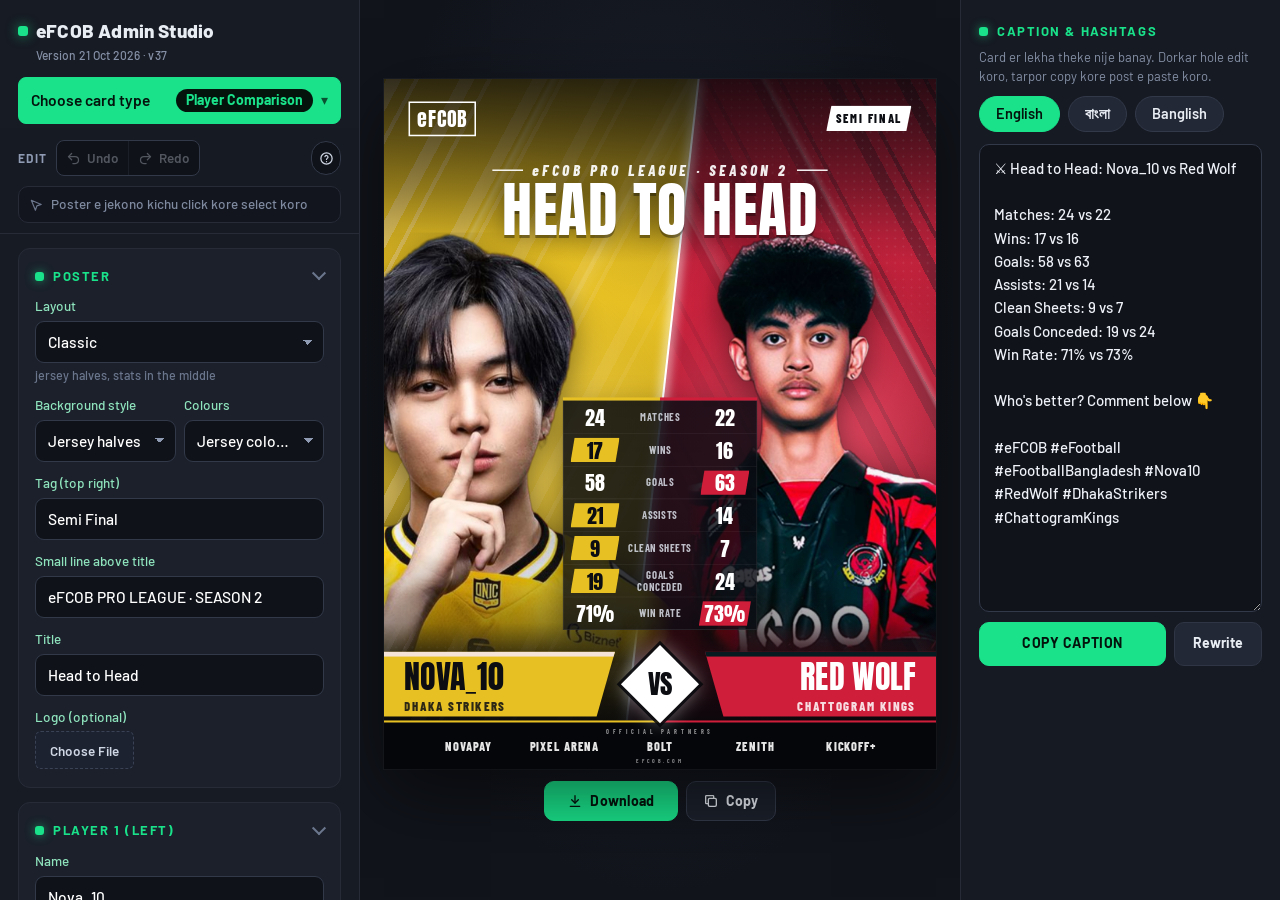
<file: index.html>
<!doctype html>
<html lang="en">
<head>
<meta charset="utf-8">
<meta name="viewport" content="width=device-width, initial-scale=1">
<title>eFCOB Admin Studio</title>
<link rel="manifest" href="manifest.webmanifest">
<script src="version.js"></script>
<meta name="theme-color" content="#11141b">
<link rel="icon" href="icons/icon-192.png">
<link rel="apple-touch-icon" href="icons/icon-180.png">
<meta name="apple-mobile-web-app-capable" content="yes">
<meta name="apple-mobile-web-app-title" content="eFCOB Studio">
<style>
  * { box-sizing: border-box; }
  html, body { height: 100%; margin: 0; background: #11141b; }
  /* the selected maker fills the page; its left column holds the card list and the form */
  .main { position: fixed; inset: 0; }
  .main iframe { position: absolute; inset: 0; width: 100%; height: 100%; border: 0; display: none; }
  .main iframe.on { display: block; }
</style>
</head>
<body>

<main class="main" id="main"></main>

<script>
/* Card types. To add a new card: put its maker in tools/<id>/ and add one line here. */
const CARD_TYPES = [
  { id: "comparison", name: "Player Comparison", src: "tools/comparison/index.html" },
  { id: "mvp",        name: "MVP",               src: "tools/mvp/index.html" },
  { id: "match-result", name: "Match Result",    src: "tools/match-result/index.html" },
  { id: "top-4",      name: "Top 4",             src: "tools/top-4/index.html" },
  { id: "player-vs-player", name: "Player vs Player", src: "tools/player-vs-player/index.html" },
  { id: "team-vs-team", name: "Team vs Team",    src: "tools/team-vs-team/index.html" },
  { id: "transfer",   name: "Transfer",          src: "tools/transfer/index.html" },
  { id: "best-xi",    name: "Best XI",           src: "tools/best-xi/index.html" },
  { id: "points-table", name: "Points Table",  src: "tools/points-table/index.html" },
  { id: "fixtures",   name: "Fixtures",          src: "tools/fixtures/index.html" },
  { id: "lineup",     name: "Lineup",            src: "tools/lineup/index.html" },
  { id: "team-performance", name: "Team Performance", src: "tools/team-performance/index.html" },
  { id: "achievement", name: "Achievement",      src: "tools/achievement/index.html" },
];

const main = document.getElementById("main");
const frames = {};   // each maker is loaded once and kept, so switching keeps your edits

function select(id) {
  const t = CARD_TYPES.find(x => x.id === id) || CARD_TYPES[0];
  if (!frames[t.id]) {
    const f = document.createElement("iframe");
    f.src = t.src;
    f.title = t.name;
    main.appendChild(f);
    frames[t.id] = f;
  }
  for (const [k, f] of Object.entries(frames)) f.classList.toggle("on", k === t.id);
  document.title = `${t.name} · eFCOB Admin Studio`;
  if (location.hash.slice(1) !== t.id) history.replaceState(null, "", "#" + t.id);
}

// each maker draws the card list at the top of its form (js/studio-nav.js) and asks to switch through here
window.addEventListener("message", e => {
  const m = e.data || {};
  const id = Object.keys(frames).find(k => frames[k].contentWindow === e.source);
  if (m.type === "studio-ready" && id)
    e.source.postMessage({ type: "studio-cards", cards: CARD_TYPES.map(({ id, name }) => ({ id, name })), current: id, install: installState(), version: self.STUDIO_VERSION }, "*");
  if (m.type === "studio-select") select(m.id);
  if (m.type === "studio-install" && installEvent) {
    installEvent.prompt();
    installEvent.userChoice.finally(() => { installEvent = null; tellInstall(); });
  }
});

/* Install as an app. The browser's install offer arrives here; each card's "Install app" button (js/studio-nav.js) asks for it. */
let installEvent = null;
const standalone = matchMedia("(display-mode: standalone)").matches || navigator.standalone;
function installState() {
  if (standalone) return null;
  if (installEvent) return "ready";
  if (/iphone|ipad/i.test(navigator.userAgent)) return "ios";
  return null;
}
function tellInstall() {
  for (const f of Object.values(frames)) f.contentWindow && f.contentWindow.postMessage({ type: "studio-install-state", install: installState() }, "*");
}
window.addEventListener("beforeinstallprompt", e => { e.preventDefault(); installEvent = e; tellInstall(); });
window.addEventListener("appinstalled", () => { installEvent = null; tellInstall(); });
if ("serviceWorker" in navigator && location.protocol === "https:") {
  // a new version was published: the installed app updates itself. Right after opening it reloads at once;
  // while someone is working it waits until they leave the app and come back, so nothing they typed is lost mid-edit.
  const hadWorker = !!navigator.serviceWorker.controller, opened = Date.now();
  let pending = false;
  navigator.serviceWorker.addEventListener("controllerchange", () => {
    if (!hadWorker) return;
    if (document.hidden || Date.now() - opened < 15000) location.reload(); else pending = true;
  });
  navigator.serviceWorker.register("sw.js", { updateViaCache: "none" }).then(r => {
    document.addEventListener("visibilitychange", () => {
      if (document.visibilityState === "visible") { if (pending) location.reload(); else r.update().catch(() => {}); }
    });
    setInterval(() => r.update().catch(() => {}), 30 * 60 * 1000);
  }).catch(() => {});
}

select(location.hash.slice(1));
window.addEventListener("hashchange", () => select(location.hash.slice(1)));
</script>
</body>
</html>
</file>
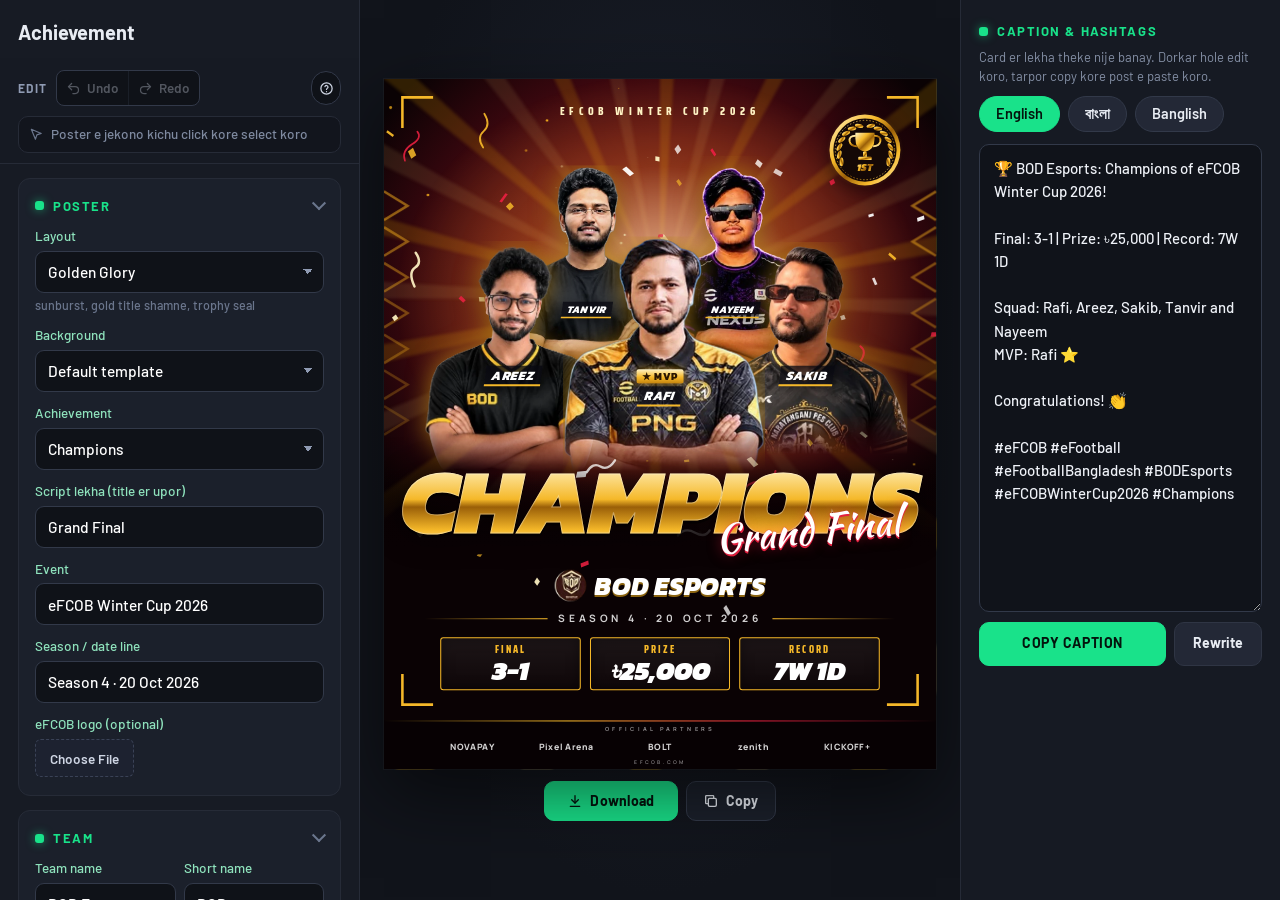
<file: tools/achievement/index.html>
<!doctype html>
<html lang="en">
<head>
<meta charset="utf-8">
<meta name="viewport" content="width=device-width, initial-scale=1">
<title>Achievement Poster</title>
<script src="js/fonts.js"></script>
<link rel="stylesheet" href="css/poster.css">
<link rel="stylesheet" href="css/maker.css">
<link rel="stylesheet" href="css/ui.css">
</head>
<body>
<div class="app">
  <aside class="form" id="form">
    <h2>Achievement</h2>

    <section>
      <h3>Poster</h3>
      <label>Layout
        <select data-k="layout">
          <option value="gold">Golden Glory (sunburst, gold title shamne, trophy seal)</option>
          <option value="neon">Neon Spotlight (spotlight, neon script, title player er pichone)</option>
          <option value="ink">Ink Splash (light paper, brush splash, chrome title)</option>
        </select>
      </label>
      <label>Background
        <select data-k="bgMode">
          <option value="template">Default template</option>
          <option value="jersey">Team colours (logo / jersey er rong)</option>
          <option value="image">Upload my own</option>
        </select>
      </label>
      <label id="bgUploadRow" style="display:none">Background image (1080 × 1350)<input type="file" accept="image/*" data-file="bgImage"></label>
      <label>Achievement
        <select data-k="award">
          <option value="champ">Champions</option>
          <option value="runner">Runners Up</option>
          <option value="third">3rd Place</option>
          <option value="custom">Nijer lekha (niche likho)</option>
        </select>
      </label>
      <label id="customRow">Nijer title<input data-k="customTitle"></label>
      <label>Script lekha (title er upor)<input data-k="script"></label>
      <label>Event<input data-k="event"></label>
      <label>Season / date line<input data-k="season"></label>
      <label>eFCOB logo (optional)<input type="file" accept="image/*" data-file="logo"></label>
    </section>

    <section>
      <h3>Team</h3>
      <div class="two">
        <label>Team name<input data-t="name"></label>
        <label>Short name<input data-t="short"></label>
      </div>
      <label>Logo<input type="file" accept="image/*" id="teamLogo"></label>
      <div class="colors"><span>Team colours</span><input type="color" data-t="color"><input type="color" data-t="color2"><button type="button" id="autoLogo">Auto from logo</button><button type="button" id="autoKit">Auto from jersey</button></div>
    </section>

    <section>
      <h3>Highlights (khali rakhle dekhabe na)</h3>
      <p class="tip">Jemon: Final 3-1, Prize money, Record.</p>
      <template id="statTpl">
        <div class="two"><label>Label<input data-s="label"></label><label>Value<input data-s="value"></label></div>
      </template>
      <div id="stats"></div>
    </section>

    <section>
      <h3>Team er chobi</h3>
      <label>Chobi kivabe
        <select data-k="photoMode">
          <option value="players">Alada alada player (max 7, nijei group banabe)</option>
          <option value="group">Ekta group photo</option>
        </select>
      </label>
      <label class="check"><input type="checkbox" id="cutout" checked> Auto cut-out (chobir background kete dao)</label>
      <div class="status" id="phStatus"></div>
      <div id="groupRow">
        <label>Group photo<input type="file" accept="image/*" id="groupPhoto"></label>
      </div>
      <div id="playersRow">
        <p class="tip">Player 1 = captain / star, shamne majhe boshe.</p>
        <template id="playerTpl">
          <div class="prow"><input type="text" data-pn><input type="file" accept="image/*" data-pp title="Photo"><button type="button" data-px title="Remove photo">✕</button></div>
        </template>
        <div id="players"></div>
        <label>MVP badge<select id="mvpSel"></select></label>
      </div>
      <label class="check"><input type="checkbox" data-k="nameTags"> Protiti player er buke naam (name tag)</label>
      <label class="check"><input type="checkbox" data-k="showNames"> Player der naam (niche ek line e, name tag off thakle)</label>
      <label class="check"><input type="checkbox" data-k="confetti"> Confetti</label>
    </section>

    <p class="tip">Poster e jekono lekha, box, chobi click kore select koro: drag e shorao, wheel e boro-choto koro.</p>
    <section>
      <h3>Poster e ki ki thakbe</h3>
      <div id="parts" class="parts"></div>
      <p class="tip">Tick tule dile oi ongsho poster theke shore jay (sudhu ei layout e).</p>
    </section>
    <button type="button" id="resetAll" class="reset-all">Reset to default (sob position, sob ongsho)</button>

    <section>
      <h3>Partners (niche)</h3>
      <label>Label<input data-k="partnersLabel"></label>
      <template id="partnerTpl">
        <div class="prow"><input type="text" data-pname><input type="file" accept="image/*" data-plogo title="Logo"><button type="button" data-pclear title="Remove">✕</button></div>
      </template>
      <div id="partners"></div>
      <label>Website line<input data-k="site"></label>
    </section>

    <button type="button" id="download" class="primary">Download PNG (HD)</button>
  </aside>

  <main class="stage">
    <div class="frame" id="frame"><div id="poster"></div></div>
  </main>
</div>

<script src="lib/html-to-image.js"></script>
<script src="lib/bg-removal.js"></script>
<script src="js/samples.js"></script>
<script src="js/colors.js"></script>
<script src="js/poster.js"></script>
<script src="js/studio-edit.js"></script>
<script src="js/maker.js"></script>
<script src="js/fit.js"></script>
<script src="js/studio-nav.js"></script>
<script src="js/ui.js"></script>
</body>
</html>
</file>
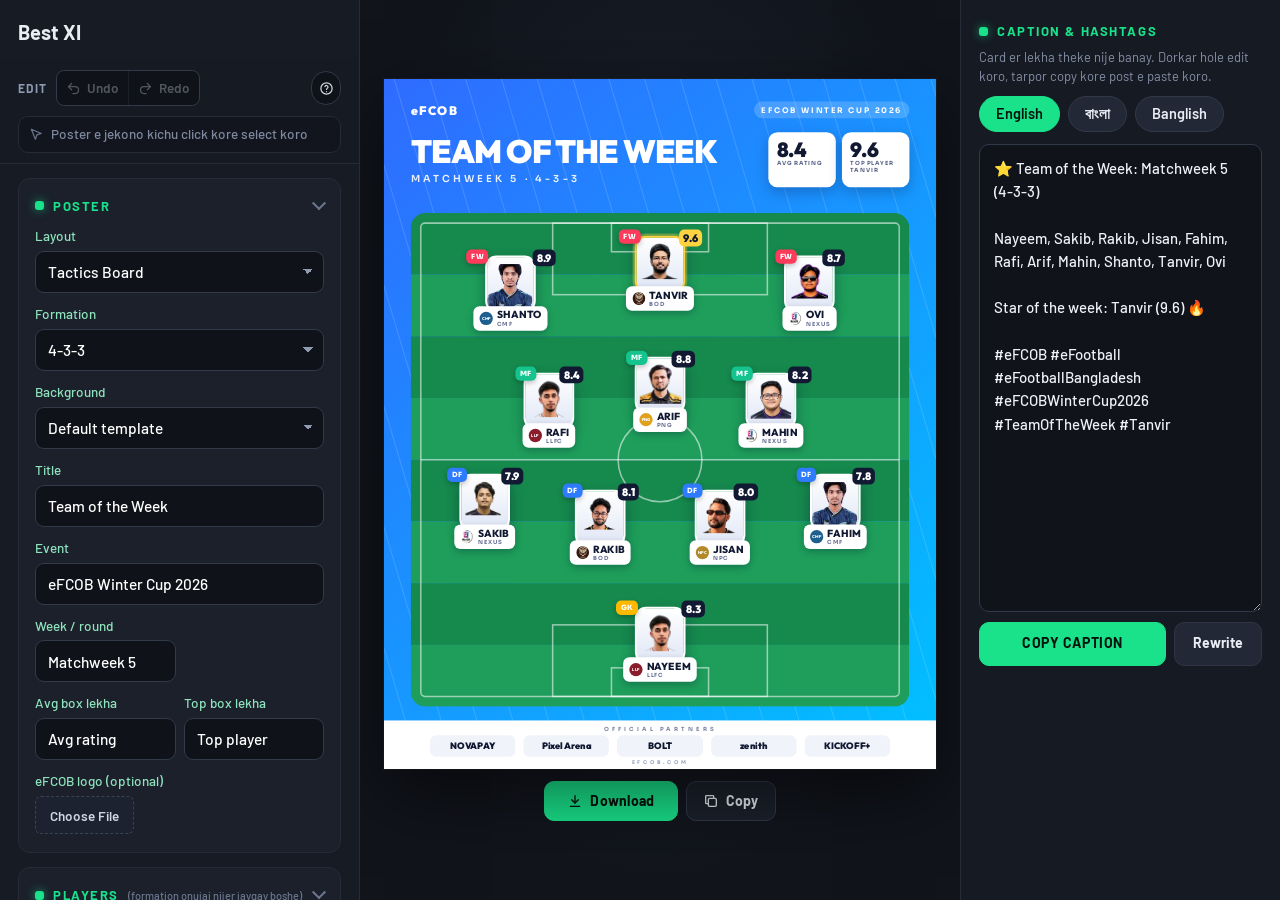
<file: tools/best-xi/index.html>
<!doctype html>
<html lang="en">
<head>
<meta charset="utf-8">
<meta name="viewport" content="width=device-width, initial-scale=1">
<title>Best XI Poster</title>
<script src="js/fonts.js"></script>
<link rel="stylesheet" href="css/poster.css">
<link rel="stylesheet" href="css/maker.css">
<link rel="stylesheet" href="css/ui.css">
</head>
<body>
<div class="app">
  <aside class="form" id="form">
    <h2>Best XI</h2>

    <section>
      <h3>Poster</h3>
      <label>Layout
        <select data-k="layout">
          <option value="board">Tactics Board</option>
          <option value="pitch">Tactic Pitch</option>
        </select>
      </label>
      <label>Formation
        <select data-k="formation">
          <option>4-3-3</option>
          <option>4-4-2</option>
          <option>4-2-3-1</option>
          <option>3-5-2</option>
          <option>3-4-3</option>
          <option>5-3-2</option>
        </select>
      </label>
      <label>Background
        <select data-k="bgMode">
          <option value="template">Default template</option>
          <option value="jersey">Jersey / logo colours (star player er team)</option>
          <option value="image">Upload my own</option>
        </select>
      </label>
      <label id="bgUploadRow" style="display:none">Background image (1080 × 1350)<input type="file" accept="image/*" data-file="bgImage"></label>
      <label>Title<input data-k="title"></label>
      <label>Event<input data-k="event"></label>
      <div class="two">
        <label>Week / round<input data-k="week"></label>
        <label data-show="pitch">Choto tag<input data-k="tag"></label>
      </div>
      <div class="two">
        <label>Avg box lekha<input data-k="avgLabel"></label>
        <label data-show="board">Top box lekha<input data-k="topLabel"></label>
      </div>
      <label>eFCOB logo (optional)<input type="file" accept="image/*" data-file="logo"></label>
    </section>

    <section>
      <h3>Players (formation onujai nijer jaygay boshe)</h3>
      <label class="check"><input type="checkbox" id="cutout" checked> Auto cut-out (chobir background kete dao)</label>
      <p class="tip">Ek team er ekjoner logo dile, oi team nam er baki player der o same logo boshe jay.</p>
      <template id="playerTpl">
        <details class="pdet">
          <summary></summary>
          <div class="two">
            <label>Name<input data-f="name"></label>
            <label>Team<input data-f="team"></label>
          </div>
          <div class="two">
            <label>Rating<input data-f="rating"></label>
            <label class="check star-pick"><input type="radio" name="star" data-star> Week er star</label>
          </div>
          <label>Photo<input type="file" accept="image/*" data-photo></label>
          <div class="status" data-status></div>
          <label>Team logo<input type="file" accept="image/*" data-logo></label>
          <div class="colors">
            <span>Kit colour</span>
            <input type="color" data-f="kit" title="Kit colour">
            <button type="button" data-auto>Auto from jersey</button>
          </div>
          <div class="pos">
            <span>Mukh size</span>
            <input type="range" min="40" max="250" value="100" data-zoom aria-label="Photo size">
            <span data-zoom-val>100%</span>
            <button type="button" data-reset-pos>Reset</button>
          </div>
        </details>
      </template>
      <div id="players"></div>
    </section>

    <p class="tip">Poster e chobi drag korle chobi ta gol/tile er bhitore shore (mukh adjust), wheel e mukh boro-choto hoy. Nam er plate ba rating dhore drag korle pura player shore jay, wheel e pura player boro-choto hoy. Title, pitch/board, avg box, partners shob drag + wheel kora jay.</p>
    <section>
      <h3>Poster e ki ki thakbe</h3>
      <div id="parts" class="parts"></div>
      <p class="tip">Tick tule dile oi ongsho poster theke shore jay (sudhu ei layout e).</p>
    </section>
    <button type="button" id="resetAll" class="reset-all">Reset to default (sob position, sob ongsho)</button>

    <section>
      <h3>Partners (niche)</h3>
      <label>Label<input data-k="partnersLabel"></label>
      <template id="partnerTpl">
        <div class="prow"><input type="text" data-pname><input type="file" accept="image/*" data-plogo title="Logo"><button type="button" data-pclear title="Remove">✕</button></div>
      </template>
      <div id="partners"></div>
      <label>Website line<input data-k="site"></label>
    </section>

    <button type="button" id="download" class="primary">Download PNG (HD)</button>
  </aside>

  <main class="stage">
    <div class="frame" id="frame"><div id="poster"></div></div>
  </main>
</div>

<script src="lib/html-to-image.js"></script>
<script src="lib/bg-removal.js"></script>
<script src="js/samples.js"></script>
<script src="js/colors.js"></script>
<script src="js/poster.js"></script>
<script src="js/studio-edit.js"></script>
<script src="js/maker.js"></script>
<script src="js/fit.js"></script>
<script src="js/studio-nav.js"></script>
<script src="js/ui.js"></script>
</body>
</html>
</file>
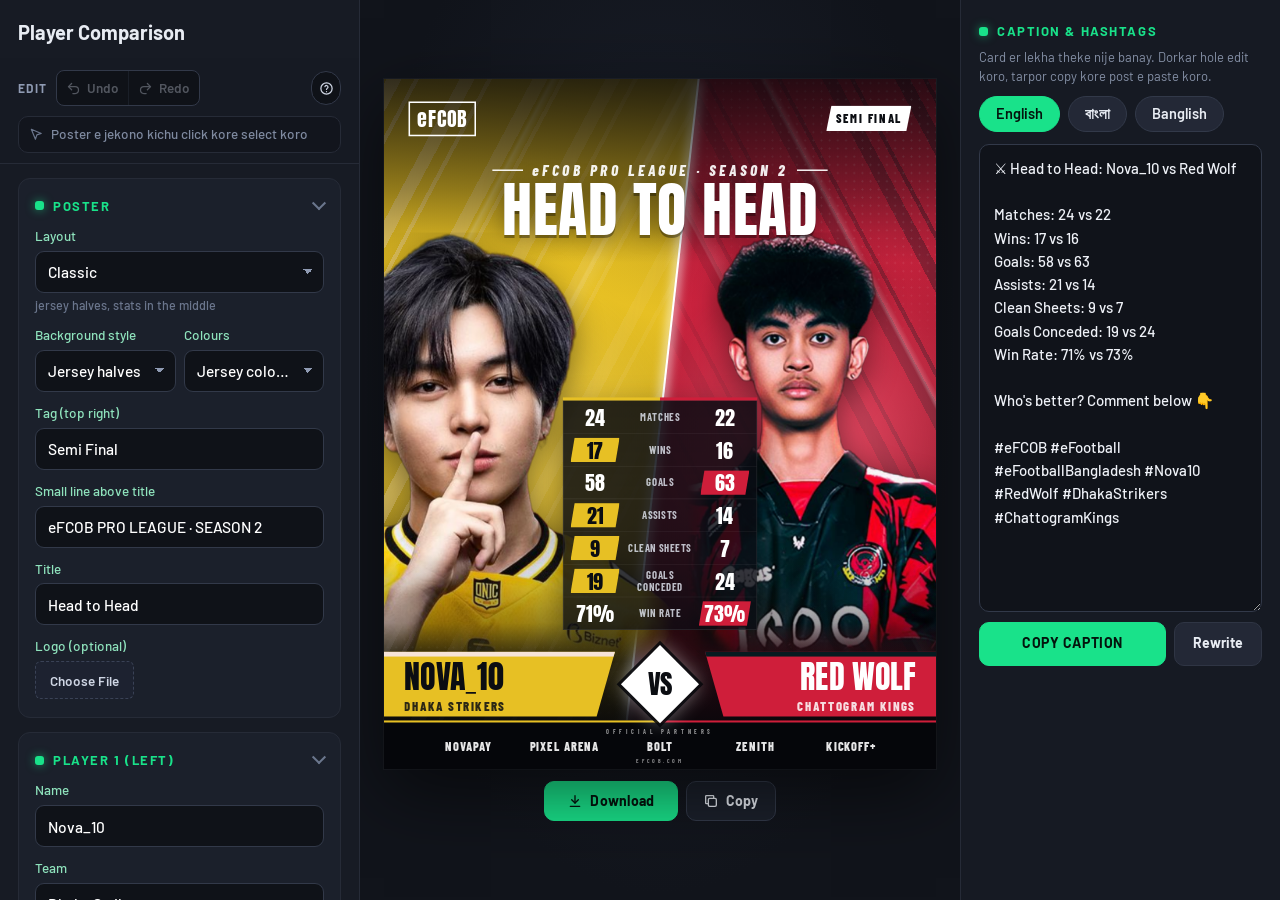
<file: tools/comparison/index.html>
<!doctype html>
<html lang="en">
<head>
<meta charset="utf-8">
<meta name="viewport" content="width=device-width, initial-scale=1">
<title>Player Comparison Poster</title>
<script src="js/fonts.js"></script>
<script src="js/fonts-vs.js"></script>
<link rel="stylesheet" href="css/poster.css">
<link rel="stylesheet" href="css/versus.css">
<link rel="stylesheet" href="css/maker.css">
<link rel="stylesheet" href="css/ui.css">
</head>
<body>
<div class="app">
  <aside class="form" id="form">
    <h2>Player Comparison</h2>

    <section>
      <h3>Poster</h3>
      <label>Layout
        <select id="layoutSel">
          <option value="2">Classic (jersey halves, stats in the middle)</option>
          <option value="clash">Crest Clash (lightning seam, chrome title)</option>
          <option value="torn">Torn Poster (chhera kagoj e stats)</option>
        </select>
      </label>
      <div class="two" data-classic>
        <label>Background style
          <select data-k="bgStyle">
            <option value="halves">Jersey halves</option>
            <option value="stadium">Stadium lights</option>
            <option value="smoke">Smoke</option>
            <option value="grid">Neon grid</option>
            <option value="brush">Brush strokes</option>
          </select>
        </label>
        <label>Colours
          <select data-k="theme">
            <option value="jersey">Jersey colours (auto)</option>
            <option value="neon">Neon Pink / Cyan</option>
            <option value="gold">Gold / Royal Blue</option>
            <option value="fire">Fire / Ice</option>
            <option value="violet">Violet / Teal</option>
            <option value="bd">Green / Red (BD)</option>
            <option value="night">Blue / Crimson</option>
          </select>
        </label>
      </div>
      <label data-vs>Background
        <select data-k="bgMode">
          <option value="template">Default template</option>
          <option value="jersey">Jersey colours (auto)</option>
          <option value="image">Upload my own</option>
        </select>
      </label>
      <label id="bgUploadRow" style="display:none">Background image (1080 × 1350)<input type="file" accept="image/*" data-file="bgImage"></label>
      <label>Tag (top right)<input data-k="tag"></label>
      <label>Small line above title<input data-k="kicker"></label>
      <label>Title<input data-k="title"></label>
      <label>Logo (optional)<input type="file" accept="image/*" data-file="logo"></label>
    </section>

    <section data-player="a">
      <h3>Player 1 (left)</h3>
      <label>Name<input data-p="name"></label>
      <label>Team<input data-p="team"></label>
      <label data-vs>Team logo (optional)<input type="file" accept="image/*" data-logo></label>
      <label>Photo<input type="file" accept="image/*" data-photo></label>
      <label class="check"><input type="checkbox" data-cutout checked> Auto cut-out (background kete dao)</label>
      <div class="status" data-status></div>
      <div class="pos">
        <span>Size</span>
        <input type="range" min="50" max="200" value="100" data-zoom aria-label="Photo size">
        <span data-zoom-val>100%</span>
        <button type="button" data-reset-pos>Reset</button>
      </div>
      <p class="tip">Poster er upor chobi te drag kore shorao. Mouse wheel e boro-choto.</p>
      <div class="colors">
        <span>Jersey colours</span>
        <input type="color" data-p="primary" title="Main colour">
        <input type="color" data-p="secondary" title="Second colour">
        <button type="button" data-auto>Auto from jersey</button>
      </div>
    </section>

    <section data-player="b">
      <h3>Player 2 (right)</h3>
      <label>Name<input data-p="name"></label>
      <label>Team<input data-p="team"></label>
      <label data-vs>Team logo (optional)<input type="file" accept="image/*" data-logo></label>
      <label>Photo<input type="file" accept="image/*" data-photo></label>
      <label class="check"><input type="checkbox" data-cutout checked> Auto cut-out (background kete dao)</label>
      <div class="status" data-status></div>
      <div class="pos">
        <span>Size</span>
        <input type="range" min="50" max="200" value="100" data-zoom aria-label="Photo size">
        <span data-zoom-val>100%</span>
        <button type="button" data-reset-pos>Reset</button>
      </div>
      <p class="tip">Poster er upor chobi te drag kore shorao. Mouse wheel e boro-choto.</p>
      <div class="colors">
        <span>Jersey colours</span>
        <input type="color" data-p="primary" title="Main colour">
        <input type="color" data-p="secondary" title="Second colour">
        <button type="button" data-auto>Auto from jersey</button>
      </div>
    </section>

    <section>
      <h3>Stats (max 7)</h3>
      <div class="stat-head"><span>P1</span><span>Stat</span><span>P2</span><span>Better</span><span></span></div>
      <div id="stats"></div>
      <button type="button" id="addStat">+ Add stat</button>
    </section>

    <p class="tip">Poster er upor chobi ar sob lekha (title, stats, naam, VS, partners) drag kore shorano jay, mouse wheel e boro-choto hoy, ar niche "Poster e ki ki thakbe" theke je kono ongsho remove kora jay.</p>
    <section>
      <h3>Poster e ki ki thakbe</h3>
      <div id="parts" class="parts"></div>
      <p class="tip">Tick tule dile oi ongsho poster theke shore jay (sudhu ei layout e).</p>
    </section>
    <button type="button" id="resetAll" class="reset-all">Reset to default (sob position, sob ongsho)</button>

    <section>
      <h3>Partners (niche)</h3>
      <label>Label<input data-k="partnersLabel"></label>
      <template id="partnerTpl">
        <div class="prow"><input type="text" data-pname><input type="file" accept="image/*" data-plogo title="Logo"><button type="button" data-pclear title="Remove">✕</button></div>
      </template>
      <div id="partners"></div>
      <label>Website line<input data-k="site"></label>
    </section>

    <button type="button" id="download" class="primary">Download PNG (HD)</button>
  </aside>

  <main class="stage">
    <div class="frame" id="frame"><div id="poster"></div></div>
  </main>
</div>

<script src="lib/html-to-image.js"></script>
<script src="lib/bg-removal.js"></script>
<script src="js/samples.js"></script>
<script src="js/colors.js"></script>
<script src="js/poster.js"></script>
<script src="js/versus.js"></script>
<script src="js/studio-edit.js"></script>
<script src="js/maker.js"></script>
<script src="js/fit.js"></script>
<script src="js/studio-nav.js"></script>
<script src="js/ui.js"></script>
</body>
</html>
</file>
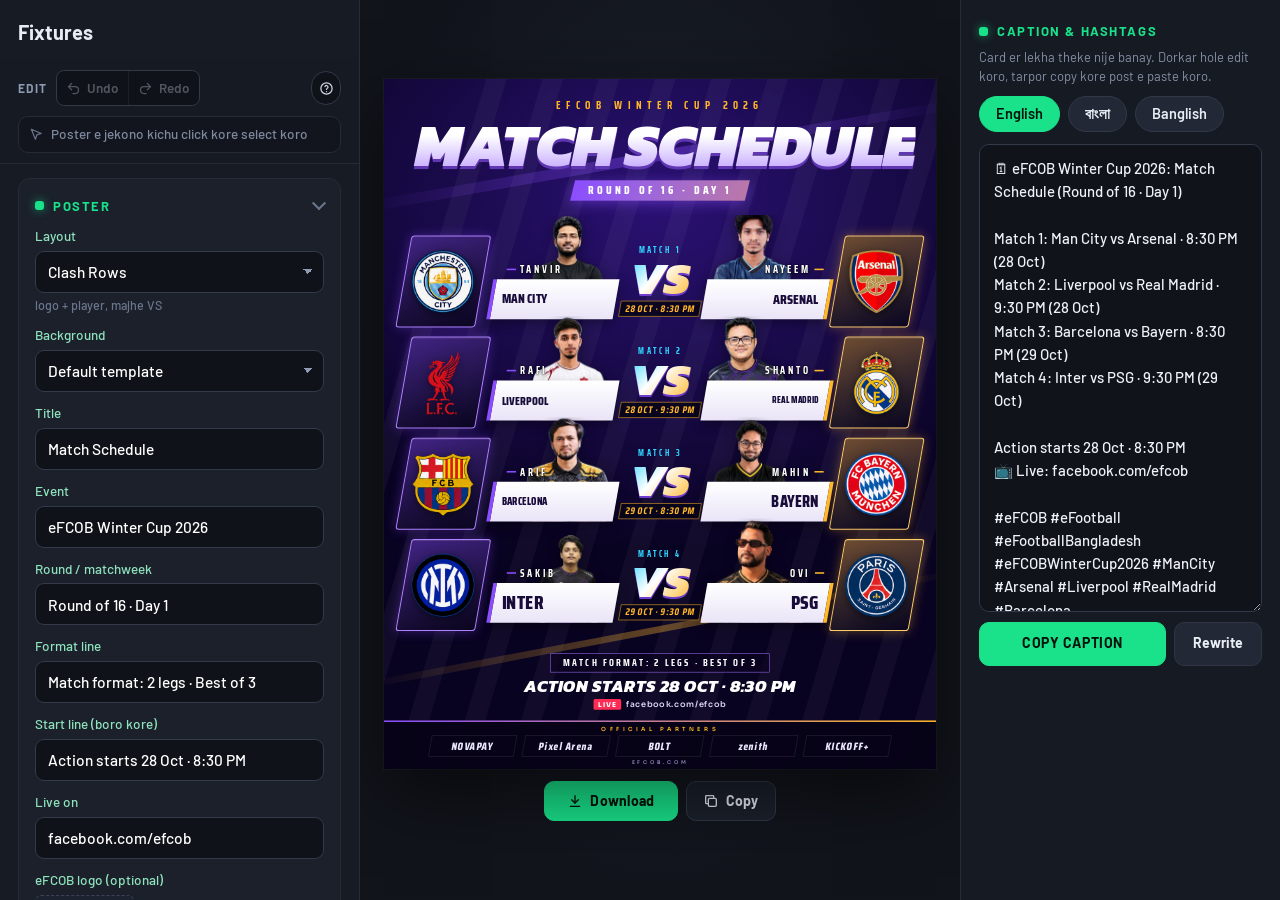
<file: tools/fixtures/index.html>
<!doctype html>
<html lang="en">
<head>
<meta charset="utf-8">
<meta name="viewport" content="width=device-width, initial-scale=1">
<title>Fixtures Poster</title>
<script src="js/fonts.js"></script>
<link rel="stylesheet" href="css/poster.css">
<link rel="stylesheet" href="css/maker.css">
<link rel="stylesheet" href="css/ui.css">
</head>
<body>
<div class="app">
  <aside class="form" id="form">
    <h2>Fixtures</h2>

    <section>
      <h3>Poster</h3>
      <label>Layout
        <select data-k="layout">
          <option value="clash">Clash Rows (logo + player, majhe VS)</option>
          <option value="cal">Matchday Calendar</option>
          <option value="line">Timeline</option>
        </select>
      </label>
      <label id="calHeadRow">Title style (Calendar)
        <select data-k="calHead">
          <option value="a">A: choto MATCH, boro SCHEDULE</option>
          <option value="b">B: ek line + underline</option>
        </select>
      </label>
      <label>Background
        <select data-k="bgMode">
          <option value="template">Default template</option>
          <option value="jersey">Team colours (protiti match er team er rong)</option>
          <option value="image">Upload my own</option>
        </select>
      </label>
      <label id="bgUploadRow" style="display:none">Background image (1080 × 1350)<input type="file" accept="image/*" data-file="bgImage"></label>
      <label>Title<input data-k="title"></label>
      <label>Event<input data-k="event"></label>
      <label>Round / matchweek<input data-k="stage"></label>
      <label>Format line<input data-k="format"></label>
      <label>Start line (boro kore)<input data-k="start"></label>
      <label>Live on<input data-k="live"></label>
      <label>eFCOB logo (optional)<input type="file" accept="image/*" data-file="logo"></label>
    </section>

    <section>
      <h3>Matches</h3>
      <label>Koto ta match (2 theke 8)<input type="number" min="2" max="8" data-k="count"></label>
      <label class="check"><input type="checkbox" data-k="showPlayer"> Team er sathe player er nam</label>
      <label class="check"><input type="checkbox" data-k="showPhotos"> Player er chobi (Clash Rows, Timeline)</label>
      <label class="check"><input type="checkbox" id="cutout" checked> Auto cut-out (chobir background kete dao)</label>
      <div class="status" id="phStatus"></div>
      <template id="matchTpl">
        <details class="pdet">
          <summary></summary>
          <div class="three">
            <label>Date<input type="date" data-m="date"></label>
            <label>Time<input data-m="time"></label>
            <label>Choto lekha<input data-m="label"></label>
          </div>
          <div class="teamf" data-side="a">
            <b>Team 1</b>
            <div class="two">
              <label>Team<input data-f="name"></label>
              <label>Player<input data-f="player"></label>
            </div>
            <div class="two">
              <label>Logo<input type="file" accept="image/*" data-logo></label>
              <label>Player photo<input type="file" accept="image/*" data-photo></label>
            </div>
            <div class="colors"><span>Team colour</span><input type="color" data-f="color"><button type="button" data-auto>Auto from logo</button><button type="button" data-noph title="Remove photo">✕ photo</button></div>
          </div>
          <div class="teamf" data-side="b">
            <b>Team 2</b>
            <div class="two">
              <label>Team<input data-f="name"></label>
              <label>Player<input data-f="player"></label>
            </div>
            <div class="two">
              <label>Logo<input type="file" accept="image/*" data-logo></label>
              <label>Player photo<input type="file" accept="image/*" data-photo></label>
            </div>
            <div class="colors"><span>Team colour</span><input type="color" data-f="color"><button type="button" data-auto>Auto from logo</button><button type="button" data-noph title="Remove photo">✕ photo</button></div>
          </div>
        </details>
      </template>
      <div id="matches"></div>
    </section>

    <p class="tip">Poster e jekono match row, title, chobi click kore select koro: drag e shorao, wheel e boro-choto koro.</p>
    <section>
      <h3>Poster e ki ki thakbe</h3>
      <div id="parts" class="parts"></div>
      <p class="tip">Tick tule dile oi ongsho poster theke shore jay (sudhu ei layout e).</p>
    </section>
    <button type="button" id="resetAll" class="reset-all">Reset to default (sob position, sob ongsho)</button>

    <section>
      <h3>Partners (niche)</h3>
      <label>Label<input data-k="partnersLabel"></label>
      <template id="partnerTpl">
        <div class="prow"><input type="text" data-pname><input type="file" accept="image/*" data-plogo title="Logo"><button type="button" data-pclear title="Remove">✕</button></div>
      </template>
      <div id="partners"></div>
      <label>Website line<input data-k="site"></label>
    </section>

    <button type="button" id="download" class="primary">Download PNG (HD)</button>
  </aside>

  <main class="stage">
    <div class="frame" id="frame"><div id="poster"></div></div>
  </main>
</div>

<script src="lib/html-to-image.js"></script>
<script src="lib/bg-removal.js"></script>
<script src="js/samples.js"></script>
<script src="js/colors.js"></script>
<script src="js/poster.js"></script>
<script src="js/studio-edit.js"></script>
<script src="js/maker.js"></script>
<script src="js/series.js"></script>
<script src="js/fit.js"></script>
<script src="js/studio-nav.js"></script>
<script src="js/ui.js"></script>
</body>
</html>
</file>
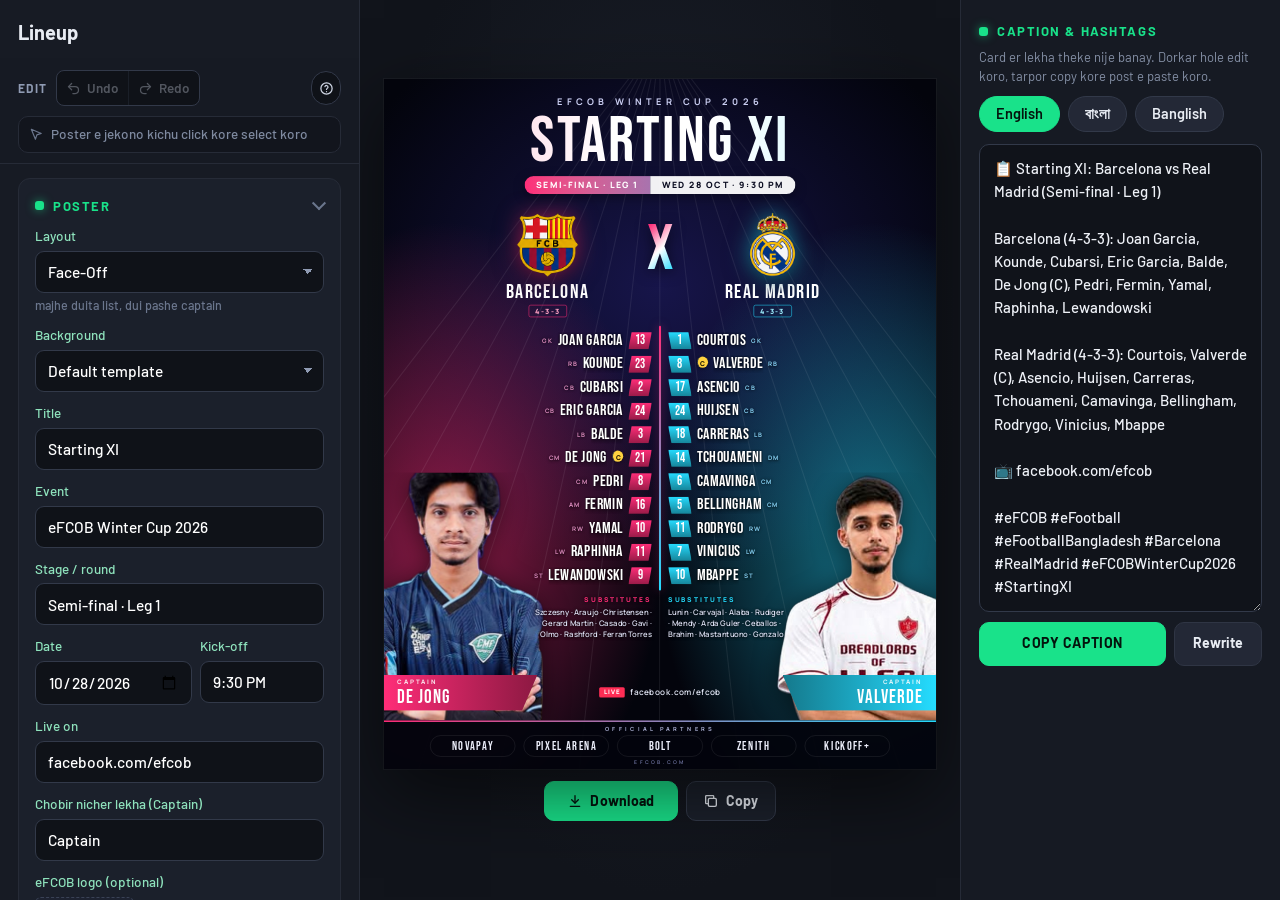
<file: tools/lineup/index.html>
<!doctype html>
<html lang="en">
<head>
<meta charset="utf-8">
<meta name="viewport" content="width=device-width, initial-scale=1">
<title>Lineup Poster</title>
<script src="js/fonts.js"></script>
<link rel="stylesheet" href="css/poster.css">
<link rel="stylesheet" href="css/maker.css">
<link rel="stylesheet" href="css/ui.css">
</head>
<body>
<div class="app">
  <aside class="form" id="form">
    <h2>Lineup</h2>

    <section>
      <h3>Poster</h3>
      <label>Layout
        <select data-k="layout">
          <option value="face">Face-Off (majhe duita list, dui pashe captain)</option>
          <option value="shirts">Shirt Wall (protiti player ekta jersey)</option>
          <option value="holo">Holo Panels (duita glass panel)</option>
        </select>
      </label>
      <label>Background
        <select data-k="bgMode">
          <option value="template">Default template</option>
          <option value="jersey">Team colours (logo / jersey er rong)</option>
          <option value="image">Upload my own</option>
        </select>
      </label>
      <label id="bgUploadRow" style="display:none">Background image (1080 × 1350)<input type="file" accept="image/*" data-file="bgImage"></label>
      <label>Title<input data-k="title"></label>
      <label>Event<input data-k="event"></label>
      <label>Stage / round<input data-k="stage"></label>
      <div class="two">
        <label>Date<input type="date" data-k="date"></label>
        <label>Kick-off<input data-k="time"></label>
      </div>
      <label>Live on<input data-k="live"></label>
      <label>Chobir nicher lekha (Captain)<input data-k="gamerLabel"></label>
      <label>eFCOB logo (optional)<input type="file" accept="image/*" data-file="logo"></label>
    </section>

    <section>
      <h3>Teams</h3>
      <label class="check"><input type="checkbox" data-k="showNum"> Jersey number</label>
      <label class="check"><input type="checkbox" data-k="showPos"> Position (GK, CB, ST…)</label>
      <label class="check"><input type="checkbox" data-k="showCap"> Captain er (C) badge</label>
      <label class="check"><input type="checkbox" data-k="showSubs"> Substitutes</label>
      <label class="check"><input type="checkbox" data-k="showPhotos"> Captain er chobi</label>
      <label class="check"><input type="checkbox" id="cutout" checked> Auto cut-out (chobir background kete dao)</label>
      <div class="status" id="phStatus"></div>
      <template id="teamTpl">
        <details class="pdet">
          <summary></summary>
          <div class="two">
            <label>Team<input data-f="name"></label>
            <label>Formation<input data-f="formation"></label>
          </div>
          <div class="two">
            <label>Captain (khali rakhle (C) player er naam)<input data-f="gamer"></label>
            <label>Logo<input type="file" accept="image/*" data-logo></label>
          </div>
          <label>Captain er chobi<input type="file" accept="image/*" data-photo></label>
          <div class="colors"><span>Team colour</span><input type="color" data-f="color"><button type="button" data-auto>Auto from logo</button><button type="button" data-noph title="Remove photo">✕ photo</button></div>
          <label>Starting XI (protiti line e ekjon: number naam position, captain er pashe (C))<textarea rows="11" data-f="xi"></textarea></label>
          <label>Substitutes (comma diye)<textarea rows="3" data-f="subs"></textarea></label>
        </details>
      </template>
      <div id="teams"></div>
    </section>

    <p class="tip">Poster e jekono list, logo, chobi click kore select koro: drag e shorao, wheel e boro-choto koro.</p>
    <section>
      <h3>Poster e ki ki thakbe</h3>
      <div id="parts" class="parts"></div>
      <p class="tip">Tick tule dile oi ongsho poster theke shore jay (sudhu ei layout e).</p>
    </section>
    <button type="button" id="resetAll" class="reset-all">Reset to default (sob position, sob ongsho)</button>

    <section>
      <h3>Partners (niche)</h3>
      <label>Label<input data-k="partnersLabel"></label>
      <template id="partnerTpl">
        <div class="prow"><input type="text" data-pname><input type="file" accept="image/*" data-plogo title="Logo"><button type="button" data-pclear title="Remove">✕</button></div>
      </template>
      <div id="partners"></div>
      <label>Website line<input data-k="site"></label>
    </section>

    <button type="button" id="download" class="primary">Download PNG (HD)</button>
  </aside>

  <main class="stage">
    <div class="frame" id="frame"><div id="poster"></div></div>
  </main>
</div>

<script src="lib/html-to-image.js"></script>
<script src="lib/bg-removal.js"></script>
<script src="js/samples.js"></script>
<script src="js/colors.js"></script>
<script src="js/poster.js"></script>
<script src="js/studio-edit.js"></script>
<script src="js/maker.js"></script>
<script src="js/fit.js"></script>
<script src="js/studio-nav.js"></script>
<script src="js/ui.js"></script>
</body>
</html>
</file>
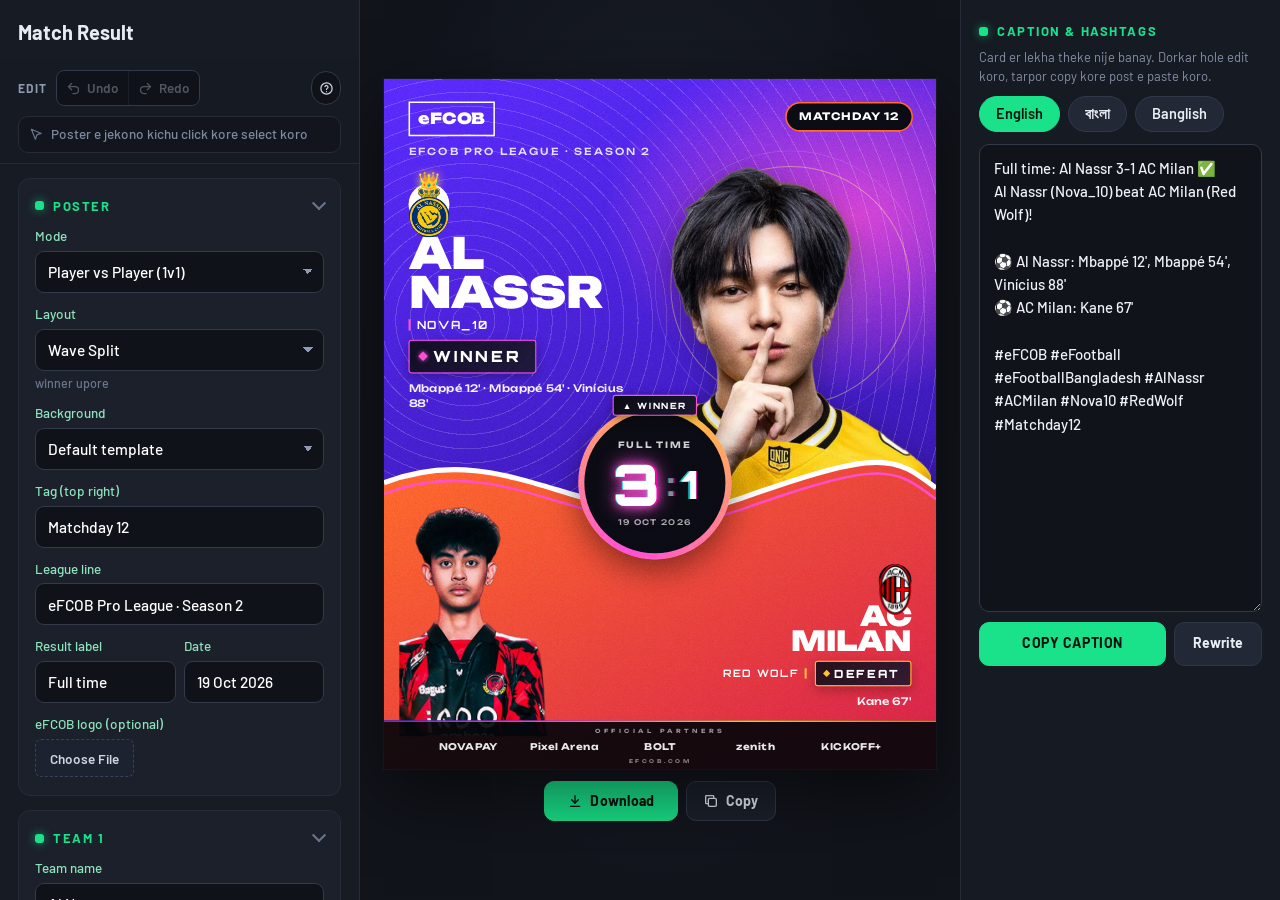
<file: tools/match-result/index.html>
<!doctype html>
<html lang="en">
<head>
<meta charset="utf-8">
<meta name="viewport" content="width=device-width, initial-scale=1">
<title>Match Result Poster</title>
<script src="js/fonts.js"></script>
<link rel="stylesheet" href="css/poster.css">
<link rel="stylesheet" href="css/team.css">
<link rel="stylesheet" href="css/maker.css">
<link rel="stylesheet" href="css/ui.css">
</head>
<body>
<div class="app">
  <aside class="form" id="form">
    <h2>Match Result</h2>

    <section>
      <h3>Poster</h3>
      <label>Mode
        <select id="modeSel">
          <option value="player">Player vs Player (1v1)</option>
          <option value="team">Team vs Team (logo + score)</option>
        </select>
      </label>
      <label>Layout
        <select data-k="layout">
          <option value="wave" data-mode="player">Wave Split (winner upore)</option>
          <option value="ticket" data-mode="player">Match Ticket</option>
          <option value="clash" data-mode="player team">Crest Clash (logo vs logo, boro score)</option>
          <option value="victory" data-mode="player team">Victory Squad (jeta team er squad, score bar)</option>
          <option value="torn" data-mode="player team">Torn Poster (chhera kagoj e score)</option>
        </select>
      </label>
      <label>Background
        <select data-k="bgMode">
          <option value="template">Default template</option>
          <option value="jersey">Jersey / logo colours (auto)</option>
          <option value="image">Upload my own</option>
        </select>
      </label>
      <label id="bgUploadRow" style="display:none">Background image (1080 × 1350)<input type="file" accept="image/*" data-file="bgImage"></label>
      <label>Tag (top right)<input data-k="tag"></label>
      <label>League line<input data-k="kicker"></label>
      <div class="two">
        <label>Result label<input data-k="label"></label>
        <label>Date<input data-k="date"></label>
      </div>
      <label>eFCOB logo (optional)<input type="file" accept="image/*" data-file="logo"></label>
    </section>

    <template id="teamTpl">
      <section class="team-sec">
        <h3></h3>
        <label>Team name<input data-t="name"></label>
        <div class="two">
          <label>Player<input data-t="player"></label>
          <label>Goals<input data-t="score" inputmode="numeric"></label>
        </div>
        <label>Goal scorers (comma ba new line)<textarea data-t="scorers" rows="2"></textarea></label>
        <label>Player photo<input type="file" accept="image/*" data-photo></label>
        <label class="check"><input type="checkbox" data-cutout checked> Auto cut-out (background kete dao)</label>
        <div class="status" data-status></div>
        <div class="pos">
          <span>Size</span>
          <input type="range" min="50" max="200" value="100" data-zoom aria-label="Photo size">
          <span data-zoom-val>100%</span>
          <button type="button" data-reset-pos>Reset</button>
        </div>
        <label>Team logo (optional)<input type="file" accept="image/*" data-logo></label>
        <div class="colors">
          <span>Colours</span>
          <input type="color" data-t="primary" title="Main colour">
          <input type="color" data-t="secondary" title="Second colour">
        </div>
        <div class="auto-row">
          <button type="button" data-auto="jersey">Auto from jersey</button>
          <button type="button" data-auto="logo">Auto from logo</button>
        </div>
      </section>
    </template>
    <div id="teams" data-only="player"></div>

    <section data-only="team">
      <h3>Team mode</h3>
      <label>Chobi
        <select data-tm="photoMode">
          <option value="squad">Squad (jeta team jitse, max 5) + captain</option>
          <option value="captain">Sudhu captain er chobi</option>
          <option value="none">Sudhu logo (kono chobi na)</option>
        </select>
      </label>
      <p class="tip">Crest Clash ar Torn Poster e captain der chobi thake; Victory Squad e jeta team er squad (squad na thakle captain, captain na thakle boro logo).</p>
      <label class="check"><input type="checkbox" data-tm="nameTags"> Player der naam (name tag)</label>
    </section>
    <section data-only="tl">
      <h3>Clash / Victory / Torn</h3>
      <label>Boro title (Victory)<input data-tm="title"></label>
      <label class="check"><input type="checkbox" data-tm="confetti"> Confetti (Victory)</label>
    </section>
    <template id="tteamTpl">
      <section class="team-sec">
        <h3></h3>
        <div class="two">
          <label>Team name<input data-tt="name"></label>
          <label>Short name<input data-tt="short"></label>
        </div>
        <div class="two">
          <label>Goals<input data-tt="score" inputmode="numeric"></label>
          <label>Captain er naam<input data-tt="captain"></label>
        </div>
        <label>Goal scorers (comma ba new line)<textarea data-tt="scorers" rows="2"></textarea></label>
        <label>Club logo (official crest)<input type="file" accept="image/*" data-tlogo></label>
        <div class="colors">
          <span>Colours</span>
          <input type="color" data-tt="color" title="Main colour">
          <input type="color" data-tt="color2" title="Second colour">
          <button type="button" data-tauto>Auto from logo</button>
        </div>
        <label>Captain er chobi<input type="file" accept="image/*" data-tphoto></label>
        <label class="check"><input type="checkbox" data-tcut checked> Auto cut-out (background kete dao)</label>
        <div class="status" data-tstatus></div>
        <p class="tip">Squad (max 5, 1 = captain / star, majhe boshe):</p>
        <div data-squad></div>
      </section>
    </template>
    <template id="squadTpl">
      <div class="prow"><input type="text" data-sn><input type="file" accept="image/*" data-sp title="Photo"><button type="button" data-sx title="Remove photo">✕</button></div>
    </template>
    <div id="tteams" data-only="team"></div>
    <p class="tip">Poster er upor player er chobi ar sob lekha (logo, team name, score, tag, scorers, partners) drag kore shorano jay, mouse wheel e boro-choto hoy, ar niche "Poster e ki ki thakbe" theke je kono ongsho remove kora jay.</p>
    <section>
      <h3>Poster e ki ki thakbe</h3>
      <div id="parts" class="parts"></div>
      <p class="tip">Tick tule dile oi ongsho poster theke shore jay (sudhu ei layout e).</p>
    </section>
    <button type="button" id="resetAll" class="reset-all">Reset to default (sob position, sob ongsho)</button>

    <section>
      <h3>Partners (niche)</h3>
      <label>Label<input data-k="partnersLabel"></label>
      <template id="partnerTpl">
        <div class="prow"><input type="text" data-pname><input type="file" accept="image/*" data-plogo title="Logo"><button type="button" data-pclear title="Remove">✕</button></div>
      </template>
      <div id="partners"></div>
      <label>Website line<input data-k="site"></label>
    </section>

    <button type="button" id="download" class="primary">Download PNG (HD)</button>
  </aside>

  <main class="stage">
    <div class="frame" id="frame"><div id="poster"></div></div>
  </main>
</div>

<script src="lib/html-to-image.js"></script>
<script src="lib/bg-removal.js"></script>
<script src="js/samples.js"></script>
<script src="js/samples-team.js"></script>
<script src="js/colors.js"></script>
<script src="js/poster.js"></script>
<script src="js/team.js"></script>
<script src="js/studio-edit.js"></script>
<script src="js/maker.js"></script>
<script src="js/fit.js"></script>
<script src="js/studio-nav.js"></script>
<script src="js/ui.js"></script>
</body>
</html>
</file>
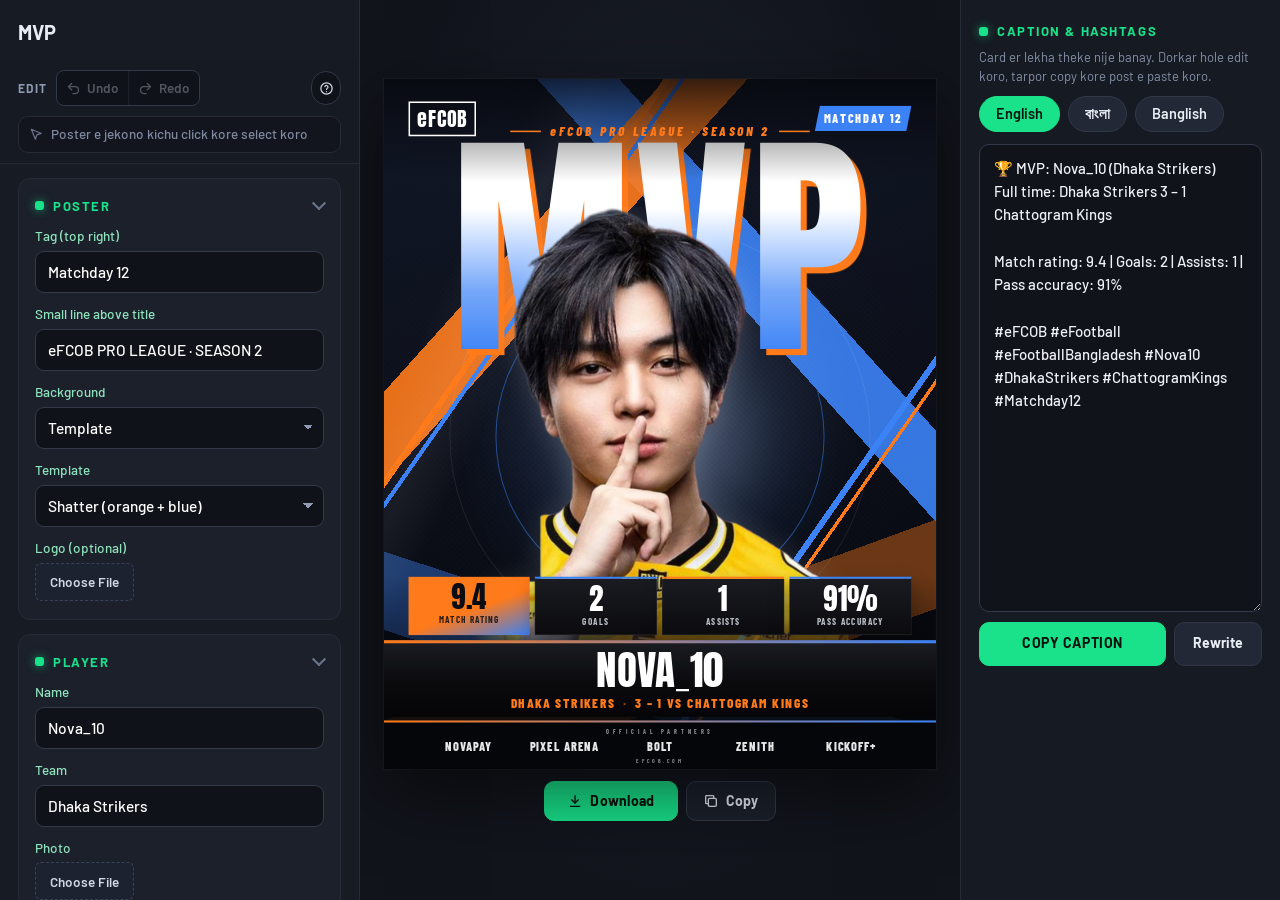
<file: tools/mvp/index.html>
<!doctype html>
<html lang="en">
<head>
<meta charset="utf-8">
<meta name="viewport" content="width=device-width, initial-scale=1">
<title>MVP Poster</title>
<script src="js/fonts.js"></script>
<link rel="stylesheet" href="css/poster.css">
<link rel="stylesheet" href="css/maker.css">
<link rel="stylesheet" href="css/ui.css">
</head>
<body>
<div class="app">
  <aside class="form" id="form">
    <h2>MVP</h2>

    <section>
      <h3>Poster</h3>
      <label>Tag (top right)<input data-k="tag"></label>
      <label>Small line above title<input data-k="kicker"></label>
      <label>Background
        <select data-bg>
          <option value="template">Template</option>
          <option value="jersey">Jersey colours (auto)</option>
          <option value="image">Upload my own</option>
        </select>
      </label>
      <label id="tplRow">Template
        <select data-tpl>
          <option value="shatter">Shatter (orange + blue)</option>
          <option value="neon">Neon (cyan + magenta)</option>
        </select>
      </label>
      <label id="bgUploadRow" style="display:none">Background image (1080 × 1350)<input type="file" accept="image/*" data-file="bg"></label>
      <label id="pairRow" style="display:none">Colour pair
        <select data-pair>
          <option value="gold-purple">Gold + purple</option>
          <option value="cyan-magenta">Cyan + magenta</option>
          <option value="orange-blue">Orange + blue</option>
          <option value="red-gold">Red + gold</option>
          <option value="green-cyan">Green + cyan</option>
        </select>
      </label>
      <label>Logo (optional)<input type="file" accept="image/*" data-file="logo"></label>
    </section>

    <section data-player="player">
      <h3>Player</h3>
      <label>Name<input data-p="name"></label>
      <label>Team<input data-p="team"></label>
      <label>Photo<input type="file" accept="image/*" data-photo></label>
      <label class="check"><input type="checkbox" data-cutout checked> Auto cut-out (background kete dao)</label>
      <div class="status" data-status></div>
      <div class="pos">
        <span>Size</span>
        <input type="range" min="50" max="200" value="100" data-zoom aria-label="Photo size">
        <span data-zoom-val>100%</span>
        <button type="button" data-reset-pos>Reset</button>
      </div>
      <p class="tip">Poster er upor chobi te drag kore shorao. Mouse wheel e boro-choto.</p>
      <div class="colors">
        <span>Jersey colours</span>
        <input type="color" data-p="primary" title="Main colour">
        <input type="color" data-p="secondary" title="Second colour">
        <button type="button" data-auto>Auto from jersey</button>
      </div>
    </section>

    <section>
      <h3>Match (under the name)</h3>
      <div class="two">
        <label>Score<input data-m="score"></label>
        <label>Opponent<input data-m="opponent"></label>
      </div>
      <p class="tip">Score khali rakhle naam er niche shudhu team er naam thakbe.</p>
    </section>

    <section>
      <h3>Stats (max 5)</h3>
      <p class="tip">Prothom stat ta boro kore dekhabe (jemon Rating).</p>
      <div class="srow-head"><span>Value</span><span>Stat</span><span></span></div>
      <div id="stats"></div>
      <button type="button" id="addStat">+ Add stat</button>
    </section>

    <p class="tip">Poster er upor chobi ar sob lekha (title, stats, naam, score, partners) drag kore shorano jay, mouse wheel e boro-choto hoy, ar niche "Poster e ki ki thakbe" theke je kono ongsho remove kora jay.</p>
    <section>
      <h3>Poster e ki ki thakbe</h3>
      <div id="parts" class="parts"></div>
      <p class="tip">Tick tule dile oi ongsho poster theke shore jay (sudhu ei layout e).</p>
    </section>
    <button type="button" id="resetAll" class="reset-all">Reset to default (sob position, sob ongsho)</button>

    <section>
      <h3>Partners (niche)</h3>
      <label>Label<input data-k="partnersLabel"></label>
      <template id="partnerTpl">
        <div class="prow"><input type="text" data-pname><input type="file" accept="image/*" data-plogo title="Logo"><button type="button" data-pclear title="Remove">✕</button></div>
      </template>
      <div id="partners"></div>
      <label>Website line<input data-k="site"></label>
    </section>

    <button type="button" id="download" class="primary">Download PNG (HD)</button>
  </aside>

  <main class="stage">
    <div class="frame" id="frame"><div id="poster"></div></div>
  </main>
</div>

<script src="lib/html-to-image.js"></script>
<script src="lib/bg-removal.js"></script>
<script src="js/samples.js"></script>
<script src="js/colors.js"></script>
<script src="js/poster.js"></script>
<script src="js/studio-edit.js"></script>
<script src="js/maker.js"></script>
<script src="js/fit.js"></script>
<script src="js/studio-nav.js"></script>
<script src="js/ui.js"></script>
</body>
</html>
</file>
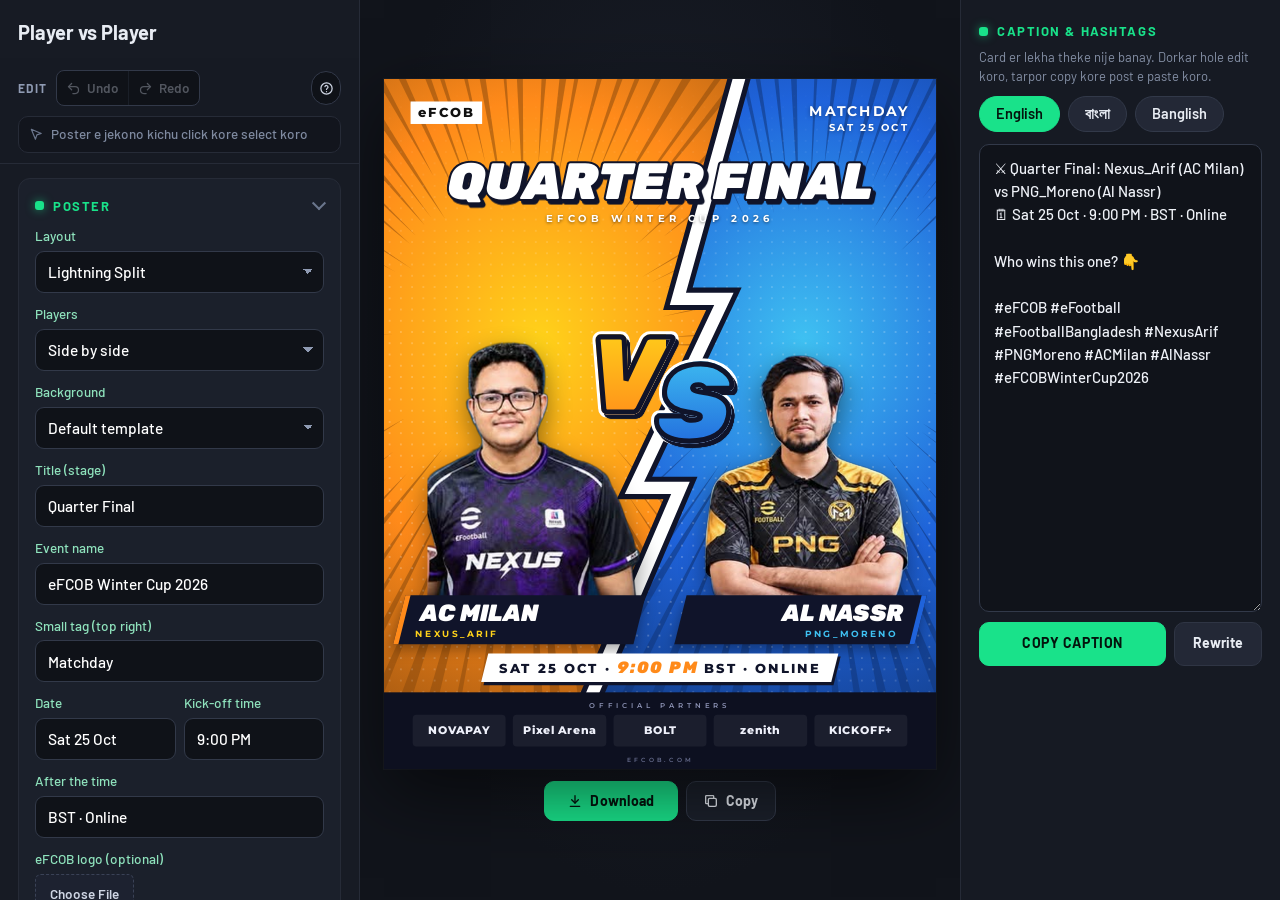
<file: tools/player-vs-player/index.html>
<!doctype html>
<html lang="en">
<head>
<meta charset="utf-8">
<meta name="viewport" content="width=device-width, initial-scale=1">
<title>Player vs Player Poster</title>
<script src="js/fonts.js"></script>
<link rel="stylesheet" href="css/poster.css">
<link rel="stylesheet" href="css/maker.css">
<link rel="stylesheet" href="css/ui.css">
</head>
<body>
<div class="app">
  <aside class="form" id="form">
    <h2>Player vs Player</h2>

    <section>
      <h3>Poster</h3>
      <label>Layout
        <select data-k="layout">
          <option value="bolt">Lightning Split</option>
          <option value="neon">Neon Frames</option>
          <option value="slash">Slash Plates</option>
          <option value="chrome">Chrome Bar</option>
          <option value="half">Halftone Slash</option>
          <option value="smoke">Smoke</option>
          <option value="brush">Brush</option>
          <option value="clash">Crest Clash</option>
          <option value="torn">Torn Poster</option>
        </select>
      </label>
      <label data-show="bolt slash half">Players
        <select data-k="arrange">
          <option value="side">Side by side</option>
          <option value="updown">Upor-nich (Team 1 upore, Team 2 niche)</option>
        </select>
      </label>
      <label>Background
        <select data-k="bgMode">
          <option value="template">Default template</option>
          <option value="jersey">Jersey / logo colours (auto)</option>
          <option value="image">Upload my own</option>
        </select>
      </label>
      <label id="bgUploadRow" style="display:none">Background image (1080 × 1350)<input type="file" accept="image/*" data-file="bgImage"></label>
      <label>Title (stage)<input data-k="title"></label>
      <label>Event name<input data-k="event"></label>
      <label data-hide="slash">Small tag (top right)<input data-k="tag"></label>
      <div class="two">
        <label>Date<input data-k="date"></label>
        <label>Kick-off time<input data-k="time"></label>
      </div>
      <label>After the time<input data-k="extra"></label>
      <label>eFCOB logo (optional)<input type="file" accept="image/*" data-file="logo"></label>
    </section>

    <template id="teamTpl">
      <section class="team-sec">
        <h3></h3>
        <div class="two">
          <label>Team<input data-t="team"></label>
          <label>Player<input data-t="player"></label>
          <label data-show="brush">Short name (Brush panel e boro outline lekha)<input data-t="short" placeholder="e.g. NEXUS"></label>
        </div>
        <label>Player photo<input type="file" accept="image/*" data-photo></label>
        <label class="check"><input type="checkbox" data-cutout checked> Auto cut-out (background kete dao)</label>
        <div class="status" data-status></div>
        <div class="pos">
          <span>Size</span>
          <input type="range" min="50" max="200" value="100" data-zoom aria-label="Photo size">
          <span data-zoom-val>100%</span>
          <button type="button" data-reset-pos>Reset</button>
        </div>
        <label>Team logo (optional, colour er jonno; Crest Clash / Torn e crest hisebe boshe)<input type="file" accept="image/*" data-logo></label>
        <div class="colors">
          <span>Colours</span>
          <input type="color" data-t="c" title="Main colour">
          <input type="color" data-t="c2" title="Light colour">
        </div>
        <div class="auto-row">
          <button type="button" data-auto="jersey">Auto from jersey</button>
          <button type="button" data-auto="logo">Auto from logo</button>
        </div>
      </section>
    </template>
    <div id="teams"></div>
    <p class="tip">Poster er upor player er chobi ar sob lekha (title, VS, team name, date) drag kore shorano jay, mouse wheel e boro-choto hoy, ar niche "Poster e ki ki thakbe" theke je kono ongsho remove kora jay. Head size auto fit hoy. Bhalo quality er jonno komoshe 1000px uchu chobi dao.</p>
    <section>
      <h3>Poster e ki ki thakbe</h3>
      <div id="parts" class="parts"></div>
      <p class="tip">Tick tule dile oi ongsho poster theke shore jay (sudhu ei layout e).</p>
    </section>
    <button type="button" id="resetAll" class="reset-all">Reset to default (sob position, sob ongsho)</button>

    <section>
      <h3>Partners (niche)</h3>
      <label>Label<input data-k="partnersLabel"></label>
      <template id="partnerTpl">
        <div class="prow"><input type="text" data-pname><input type="file" accept="image/*" data-plogo title="Logo"><button type="button" data-pclear title="Remove">✕</button></div>
      </template>
      <div id="partners"></div>
      <label>Website line<input data-k="site"></label>
    </section>

    <button type="button" id="download" class="primary">Download PNG (HD)</button>
  </aside>

  <main class="stage">
    <div class="frame" id="frame"><div id="poster"></div></div>
  </main>
</div>

<script src="lib/html-to-image.js"></script>
<script src="lib/bg-removal.js"></script>
<script src="js/samples.js"></script>
<script src="js/colors.js"></script>
<script src="js/poster.js"></script>
<script src="js/studio-edit.js"></script>
<script src="js/maker.js"></script>
<script src="js/fit.js"></script>
<script src="js/studio-nav.js"></script>
<script src="js/ui.js"></script>
</body>
</html>
</file>
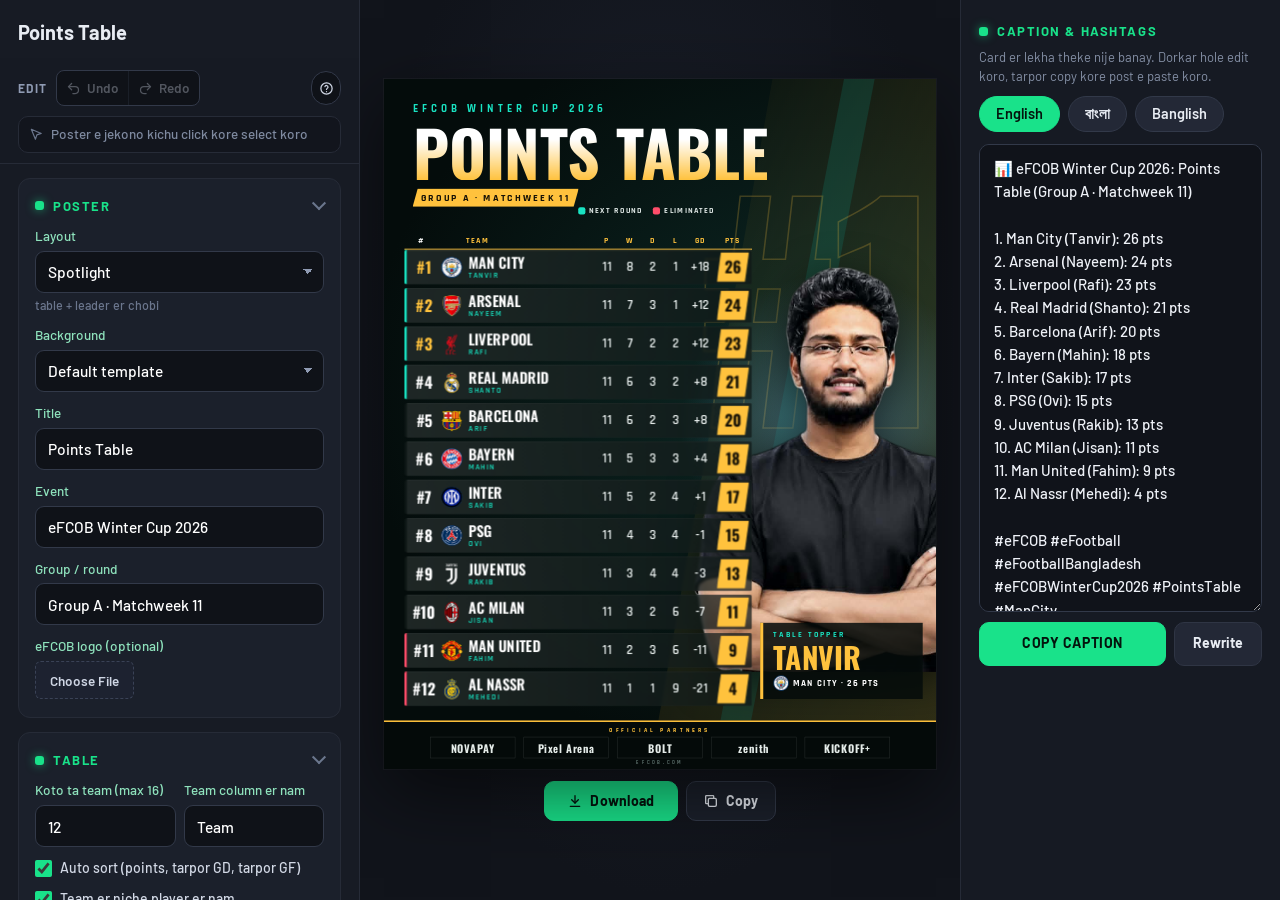
<file: tools/points-table/index.html>
<!doctype html>
<html lang="en">
<head>
<meta charset="utf-8">
<meta name="viewport" content="width=device-width, initial-scale=1">
<title>Points Table Poster</title>
<script src="js/fonts.js"></script>
<link rel="stylesheet" href="css/poster.css">
<link rel="stylesheet" href="css/maker.css">
<link rel="stylesheet" href="css/ui.css">
</head>
<body>
<div class="app">
  <aside class="form" id="form">
    <h2>Points Table</h2>

    <section>
      <h3>Poster</h3>
      <label>Layout
        <select data-k="layout">
          <option value="spot">Spotlight (table + leader er chobi)</option>
          <option value="neon">Neon Grid</option>
          <option value="led">LED Scoreboard</option>
        </select>
      </label>
      <label>Background
        <select data-k="bgMode">
          <option value="template">Default template</option>
          <option value="jersey">Team colours (1 number team er rong)</option>
          <option value="image">Upload my own</option>
        </select>
      </label>
      <label id="bgUploadRow" style="display:none">Background image (1080 × 1350)<input type="file" accept="image/*" data-file="bgImage"></label>
      <label>Title<input data-k="title"></label>
      <label>Event<input data-k="event"></label>
      <label>Group / round<input data-k="stage"></label>
      <label>eFCOB logo (optional)<input type="file" accept="image/*" data-file="logo"></label>
    </section>

    <section>
      <h3>Table</h3>
      <div class="two">
        <label>Koto ta team (max 16)<input type="number" min="2" max="16" data-k="count"></label>
        <label>Team column er nam<input data-k="teamLabel"></label>
      </div>
      <label class="check"><input type="checkbox" data-k="autoSort"> Auto sort (points, tarpor GD, tarpor GF)</label>
      <label class="check"><input type="checkbox" data-k="showPlayer"> Team er niche player er nam</label>
      <label class="check"><input type="checkbox" id="showGoals"> GF / GA column (ei layout e)</label>
      <label class="check"><input type="checkbox" id="showForm"> Form (last 5: W D L, ei layout e)</label>
      <div class="two">
        <label>Upore koto ta team (shobuj)<input type="number" min="0" max="16" data-k="upN"></label>
        <label>Tar lekha<input data-k="upLabel"></label>
      </div>
      <div class="two">
        <label>Niche koto ta team (lal)<input type="number" min="0" max="16" data-k="downN"></label>
        <label>Tar lekha<input data-k="downLabel"></label>
      </div>
      <p class="tip">P, GD ar Pts nije nije hishab hoy (Pts = 3 × W + D). Pts box e kichu likhle oita boshe (point kata gele).</p>
    </section>

    <section data-show="spot">
      <h3>Spotlight player (Spotlight layout)</h3>
      <label class="check"><input type="checkbox" id="cutout" checked> Auto cut-out (chobir background kete dao)</label>
      <label>Photo<input type="file" accept="image/*" id="spPhoto"></label>
      <div class="status" id="spStatus"></div>
      <div class="two">
        <label>Nam<input id="spName"></label>
        <label>Upore choto lekha<input data-k="capLabel"></label>
      </div>
      <div class="pos">
        <span>Size</span>
        <input type="range" min="40" max="250" value="100" id="spZoom" aria-label="Photo size">
        <span id="spZoomVal">100%</span>
        <button type="button" id="spReset">Reset</button>
      </div>
    </section>

    <section>
      <h3>Teams</h3>
      <template id="teamTpl">
        <details class="pdet">
          <summary></summary>
          <div class="two">
            <label>Team<input data-f="name"></label>
            <label>Player / manager<input data-f="player"></label>
          </div>
          <div class="four">
            <label>W<input data-f="w" inputmode="numeric"></label>
            <label>D<input data-f="d" inputmode="numeric"></label>
            <label>L<input data-f="l" inputmode="numeric"></label>
            <label>Pts<input data-f="pts" placeholder="auto"></label>
          </div>
          <div class="four">
            <label>GF<input data-f="gf" inputmode="numeric"></label>
            <label>GA<input data-f="ga" inputmode="numeric"></label>
            <label class="span2">Form (jemon WWDLW)<input data-f="form"></label>
          </div>
          <label>Team logo<input type="file" accept="image/*" data-logo></label>
          <div class="colors">
            <span>Team colour</span>
            <input type="color" data-f="color" title="Team colour">
            <button type="button" data-auto>Auto from logo</button>
          </div>
        </details>
      </template>
      <div id="teams"></div>
    </section>

    <p class="tip">Poster e jekono row, title, legend, chobi click kore select koro: drag e shorao, wheel e boro-choto koro.</p>
    <section>
      <h3>Poster e ki ki thakbe</h3>
      <div id="parts" class="parts"></div>
      <p class="tip">Tick tule dile oi ongsho poster theke shore jay (sudhu ei layout e).</p>
    </section>
    <button type="button" id="resetAll" class="reset-all">Reset to default (sob position, sob ongsho)</button>

    <section>
      <h3>Partners (niche)</h3>
      <label>Label<input data-k="partnersLabel"></label>
      <template id="partnerTpl">
        <div class="prow"><input type="text" data-pname><input type="file" accept="image/*" data-plogo title="Logo"><button type="button" data-pclear title="Remove">✕</button></div>
      </template>
      <div id="partners"></div>
      <label>Website line<input data-k="site"></label>
    </section>

    <button type="button" id="download" class="primary">Download PNG (HD)</button>
  </aside>

  <main class="stage">
    <div class="frame" id="frame"><div id="poster"></div></div>
  </main>
</div>

<script src="lib/html-to-image.js"></script>
<script src="lib/bg-removal.js"></script>
<script src="js/samples.js"></script>
<script src="js/colors.js"></script>
<script src="js/poster.js"></script>
<script src="js/studio-edit.js"></script>
<script src="js/maker.js"></script>
<script src="js/series.js"></script>
<script src="js/fit.js"></script>
<script src="js/studio-nav.js"></script>
<script src="js/ui.js"></script>
</body>
</html>
</file>
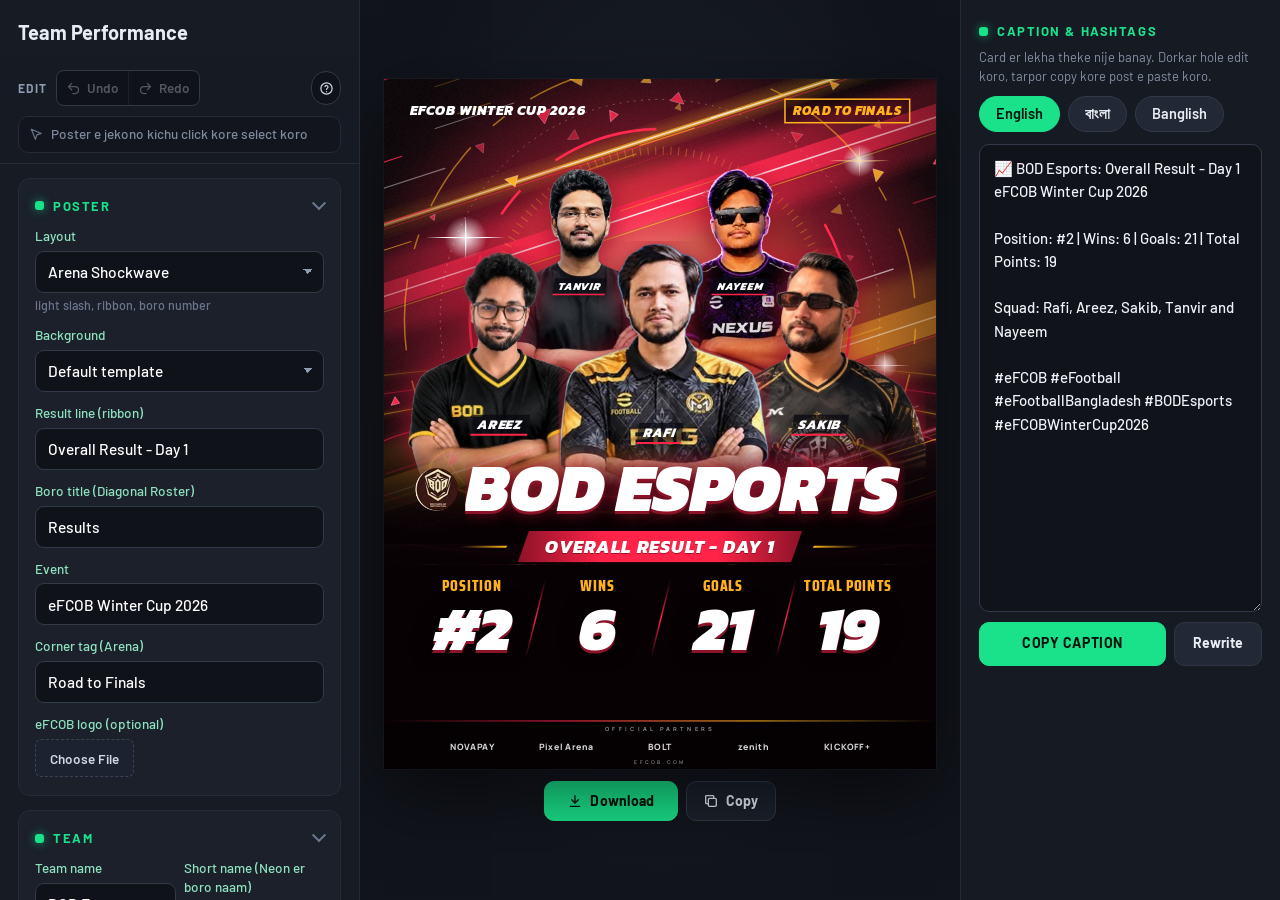
<file: tools/team-performance/index.html>
<!doctype html>
<html lang="en">
<head>
<meta charset="utf-8">
<meta name="viewport" content="width=device-width, initial-scale=1">
<title>Team Performance Poster</title>
<script src="js/fonts.js"></script>
<link rel="stylesheet" href="css/poster.css">
<link rel="stylesheet" href="css/maker.css">
<link rel="stylesheet" href="css/ui.css">
</head>
<body>
<div class="app">
  <aside class="form" id="form">
    <h2>Team Performance</h2>

    <section>
      <h3>Poster</h3>
      <label>Layout
        <select data-k="layout">
          <option value="arena">Arena Shockwave (light slash, ribbon, boro number)</option>
          <option value="roster">Diagonal Roster (team colour band, ek line e player)</option>
          <option value="neon">Neon Tunnel (holo tunnel, glowing stage, HUD tiles)</option>
        </select>
      </label>
      <label>Background
        <select data-k="bgMode">
          <option value="template">Default template</option>
          <option value="jersey">Team colours (logo / jersey er rong)</option>
          <option value="image">Upload my own</option>
        </select>
      </label>
      <label id="styleRow">Background style<select id="styleSel"></select></label>
      <label id="bgUploadRow" style="display:none">Background image (1080 × 1350)<input type="file" accept="image/*" data-file="bgImage"></label>
      <label>Result line (ribbon)<input data-k="title"></label>
      <label>Boro title (Diagonal Roster)<input data-k="bigTitle"></label>
      <label>Event<input data-k="event"></label>
      <label>Corner tag (Arena)<input data-k="tag"></label>
      <label>eFCOB logo (optional)<input type="file" accept="image/*" data-file="logo"></label>
    </section>

    <section>
      <h3>Team</h3>
      <div class="two">
        <label>Team name<input data-t="name"></label>
        <label>Short name (Neon er boro naam)<input data-t="short"></label>
      </div>
      <label>Logo<input type="file" accept="image/*" id="teamLogo"></label>
      <div class="colors"><span>Team colours</span><input type="color" data-t="color"><input type="color" data-t="color2"><button type="button" id="autoLogo">Auto from logo</button><button type="button" id="autoKit">Auto from jersey</button></div>
    </section>

    <section>
      <h3>Stats (khali rakhle dekhabe na)</h3>
      <p class="tip">Prothom stat ta Roster e highlight box e boshe.</p>
      <template id="statTpl">
        <div class="two"><label>Label<input data-s="label"></label><label>Value<input data-s="value"></label></div>
      </template>
      <div id="stats"></div>
    </section>

    <section>
      <h3>Team er chobi</h3>
      <label>Chobi kivabe
        <select data-k="photoMode">
          <option value="players">Alada alada player (max 7, nijei group banabe)</option>
          <option value="group">Ekta group photo</option>
        </select>
      </label>
      <label class="check"><input type="checkbox" id="cutout" checked> Auto cut-out (chobir background kete dao)</label>
      <div class="status" id="phStatus"></div>
      <div id="groupRow">
        <label>Group photo<input type="file" accept="image/*" id="groupPhoto"></label>
      </div>
      <div id="playersRow">
        <p class="tip">Player 1 = star, shamne majhe boro kore boshe. Baki ra pashe ar pichone.</p>
        <template id="playerTpl">
          <div class="prow"><input type="text" data-pn><input type="file" accept="image/*" data-pp title="Photo"><button type="button" data-px title="Remove photo">✕</button></div>
        </template>
        <div id="players"></div>
      </div>
      <label class="check"><input type="checkbox" data-k="nameTags"> Protiti player er buke naam (name tag)</label>
      <label class="check"><input type="checkbox" data-k="showNames"> Player der naam (niche ek line e, name tag off thakle)</label>
      <label class="check"><input type="checkbox" data-k="confetti"> Confetti</label>
    </section>

    <p class="tip">Poster e jekono lekha, box, chobi click kore select koro: drag e shorao, wheel e boro-choto koro.</p>
    <section>
      <h3>Poster e ki ki thakbe</h3>
      <div id="parts" class="parts"></div>
      <p class="tip">Tick tule dile oi ongsho poster theke shore jay (sudhu ei layout e).</p>
    </section>
    <button type="button" id="resetAll" class="reset-all">Reset to default (sob position, sob ongsho)</button>

    <section>
      <h3>Partners (niche)</h3>
      <label>Label<input data-k="partnersLabel"></label>
      <template id="partnerTpl">
        <div class="prow"><input type="text" data-pname><input type="file" accept="image/*" data-plogo title="Logo"><button type="button" data-pclear title="Remove">✕</button></div>
      </template>
      <div id="partners"></div>
      <label>Website line<input data-k="site"></label>
    </section>

    <button type="button" id="download" class="primary">Download PNG (HD)</button>
  </aside>

  <main class="stage">
    <div class="frame" id="frame"><div id="poster"></div></div>
  </main>
</div>

<script src="lib/html-to-image.js"></script>
<script src="lib/bg-removal.js"></script>
<script src="js/samples.js"></script>
<script src="js/colors.js"></script>
<script src="js/bg-art.js"></script>
<script src="js/poster.js"></script>
<script src="js/studio-edit.js"></script>
<script src="js/maker.js"></script>
<script src="js/fit.js"></script>
<script src="js/studio-nav.js"></script>
<script src="js/ui.js"></script>
</body>
</html>
</file>
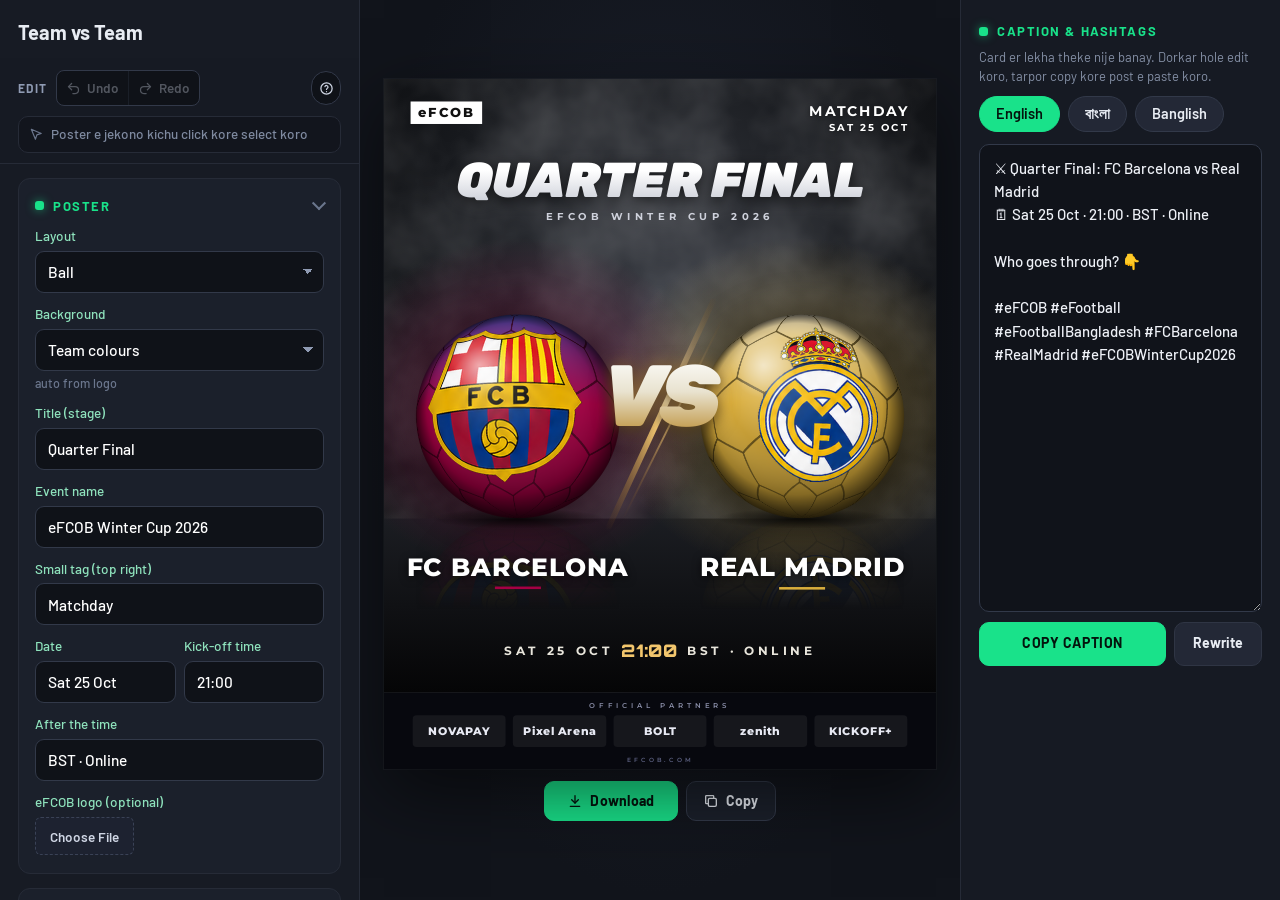
<file: tools/team-vs-team/index.html>
<!doctype html>
<html lang="en">
<head>
<meta charset="utf-8">
<meta name="viewport" content="width=device-width, initial-scale=1">
<title>Team vs Team Poster</title>
<script src="js/fonts.js"></script>
<link rel="stylesheet" href="css/poster.css">
<link rel="stylesheet" href="css/maker.css">
<link rel="stylesheet" href="css/ui.css">
</head>
<body>
<div class="app">
  <aside class="form" id="form">
    <h2>Team vs Team</h2>

    <section>
      <h3>Poster</h3>
      <label>Layout
        <select data-k="layout">
          <option value="ball">Ball</option>
          <option value="smoke">Smoke</option>
          <option value="stad">Stadium Shield</option>
          <option value="brush">Brush</option>
          <option value="clash">Crest Clash</option>
          <option value="torn">Torn Poster</option>
        </select>
      </label>
      <label>Background
        <select data-k="bgMode">
          <option value="template">Default template</option>
          <option value="jersey">Team colours (auto from logo)</option>
          <option value="image">Upload my own</option>
        </select>
      </label>
      <label id="bgUploadRow" style="display:none">Background image (1080 × 1350)<input type="file" accept="image/*" data-file="bgImage"></label>
      <label>Title (stage)<input data-k="title"></label>
      <label>Event name<input data-k="event"></label>
      <label>Small tag (top right)<input data-k="tag"></label>
      <div class="two">
        <label>Date<input data-k="date"></label>
        <label>Kick-off time<input data-k="time"></label>
      </div>
      <label>After the time<input data-k="extra"></label>
      <label>eFCOB logo (optional)<input type="file" accept="image/*" data-file="logo"></label>
    </section>

    <template id="teamTpl">
      <section class="team-sec">
        <h3></h3>
        <label>Team name<input data-t="team"></label>
        <label data-show="brush">Short name (Brush panel e boro outline lekha)<input data-t="short" placeholder="e.g. BARCA"></label>
        <label>Team logo (PNG best; white/black background auto kete jay)<input type="file" accept="image/*" data-logo></label>
        <label class="check" data-show="smoke brush clash torn"><input type="checkbox" data-captain> Captain er chobi soho (Smoke, Brush, Crest Clash, Torn e)</label>
        <div class="cap" data-cap data-show="smoke brush clash torn" hidden>
          <label>Captain name<input data-t="player"></label>
          <label>Captain photo<input type="file" accept="image/*" data-photo></label>
          <label class="check"><input type="checkbox" data-cutout checked> Auto cut-out (background kete dao)</label>
          <div class="status" data-status></div>
        </div>
        <div class="pos">
          <span>Size</span>
          <input type="range" min="50" max="200" value="100" data-zoom aria-label="Logo or photo size">
          <span data-zoom-val>100%</span>
          <button type="button" data-reset-pos>Reset</button>
        </div>
        <div class="colors">
          <span>Colours</span>
          <input type="color" data-t="c" title="Main colour">
          <input type="color" data-t="c2" title="Light colour">
        </div>
        <div class="auto-row">
          <button type="button" data-auto="jersey">Auto from captain jersey</button>
          <button type="button" data-auto="logo">Auto from logo</button>
        </div>
      </section>
    </template>
    <div id="teams"></div>
    <p class="tip">Poster er upor logo/ball, captain er chobi ar sob lekha (title, VS, team name, date) drag kore shorano jay, mouse wheel e boro-choto hoy, ar niche "Poster e ki ki thakbe" theke je kono ongsho remove kora jay. Captain er chobi komoshe 1000px uchu dile bhalo quality ashe.</p>
    <section>
      <h3>Poster e ki ki thakbe</h3>
      <div id="parts" class="parts"></div>
      <p class="tip">Tick tule dile oi ongsho poster theke shore jay (sudhu ei layout e).</p>
    </section>
    <button type="button" id="resetAll" class="reset-all">Reset to default (sob position, sob ongsho)</button>

    <section>
      <h3>Partners (niche)</h3>
      <label>Label<input data-k="partnersLabel"></label>
      <template id="partnerTpl">
        <div class="prow"><input type="text" data-pname><input type="file" accept="image/*" data-plogo title="Logo"><button type="button" data-pclear title="Remove">✕</button></div>
      </template>
      <div id="partners"></div>
      <label>Website line<input data-k="site"></label>
    </section>

    <button type="button" id="download" class="primary">Download PNG (HD)</button>
  </aside>

  <main class="stage">
    <div class="frame" id="frame"><div id="poster"></div></div>
  </main>
</div>

<script src="lib/html-to-image.js"></script>
<script src="lib/bg-removal.js"></script>
<script src="js/samples.js"></script>
<script src="js/colors.js"></script>
<script src="js/poster.js"></script>
<script src="js/studio-edit.js"></script>
<script src="js/maker.js"></script>
<script src="js/fit.js"></script>
<script src="js/studio-nav.js"></script>
<script src="js/ui.js"></script>
</body>
</html>
</file>
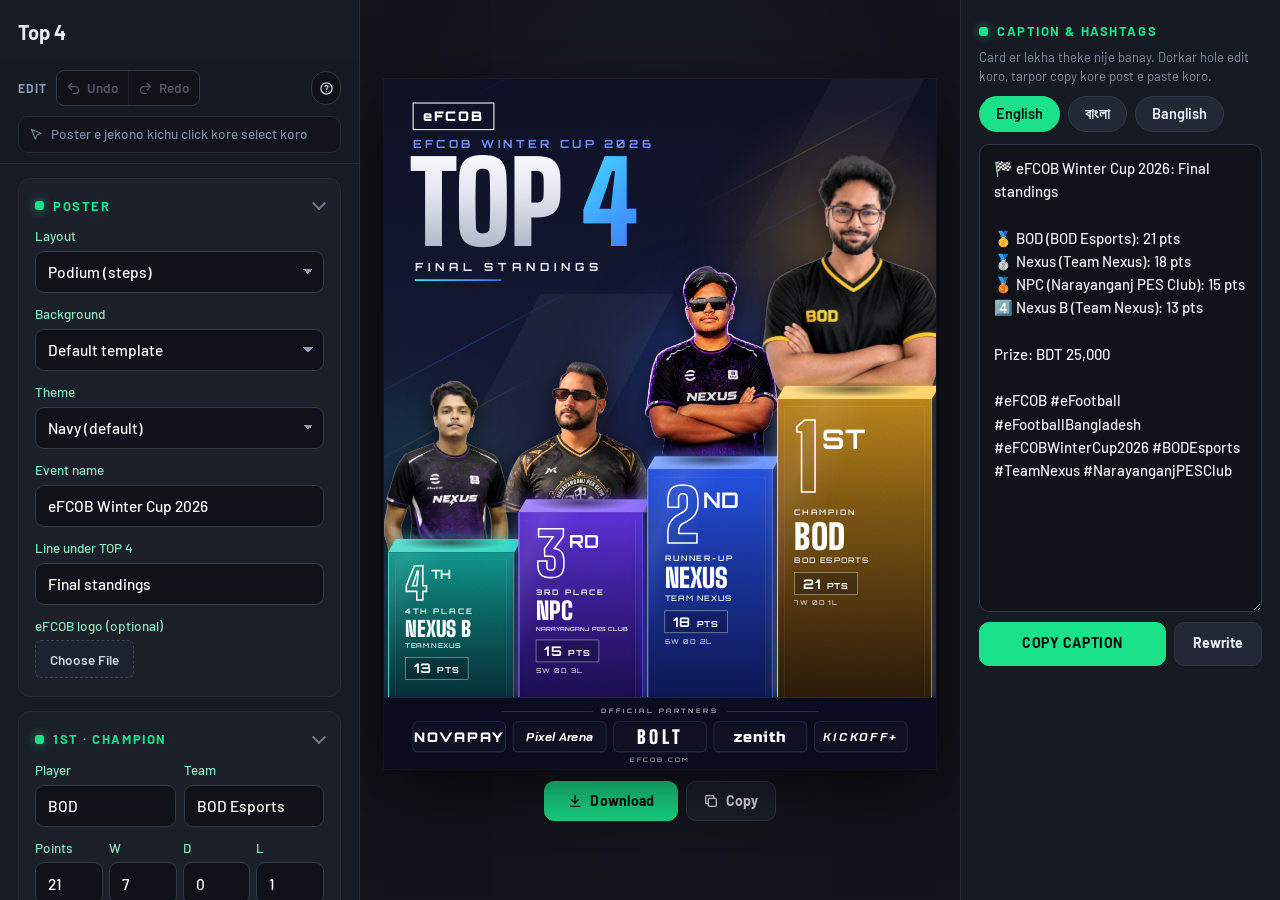
<file: tools/top-4/index.html>
<!doctype html>
<html lang="en">
<head>
<meta charset="utf-8">
<meta name="viewport" content="width=device-width, initial-scale=1">
<title>Top 4 Poster</title>
<script src="js/fonts.js"></script>
<link rel="stylesheet" href="css/poster.css">
<link rel="stylesheet" href="css/maker.css">
<link rel="stylesheet" href="css/ui.css">
</head>
<body>
<div class="app">
  <aside class="form" id="form">
    <h2>Top 4</h2>

    <section>
      <h3>Poster</h3>
      <label>Layout
        <select data-k="layout">
          <option value="podium">Podium (steps)</option>
          <option value="board">Leaderboard</option>
        </select>
      </label>
      <label>Background
        <select data-k="bgMode">
          <option value="template">Default template</option>
          <option value="jersey">Jersey / logo colours (auto)</option>
          <option value="image">Upload my own</option>
        </select>
      </label>
      <label id="themeRow">Theme
        <select data-k="theme">
          <option value="navy">Navy (default)</option>
          <option value="jewel">Jewel</option>
          <option value="ocean">Ocean</option>
          <option value="emerald">Emerald</option>
          <option value="ember">Ember</option>
        </select>
      </label>
      <label id="bgUploadRow" style="display:none">Background image (1080 × 1350)<input type="file" accept="image/*" data-file="bgImage"></label>
      <label>Event name<input data-k="event"></label>
      <label data-only="podium">Line under TOP 4<input data-k="sub"></label>
      <label data-only="board">Word after TOP 4<input data-k="boardWord"></label>
      <label data-only="board">Champion prize (khali rakhle dekhabe na)<input data-k="prize"></label>
      <label>eFCOB logo (optional)<input type="file" accept="image/*" data-file="logo"></label>
    </section>

    <template id="playerTpl">
      <section class="player-sec">
        <h3></h3>
        <div class="two">
          <label>Player<input data-t="player"></label>
          <label>Team<input data-t="team"></label>
        </div>
        <div class="four">
          <label>Points<input data-t="pts" inputmode="numeric"></label>
          <label>W<input data-t="w" inputmode="numeric"></label>
          <label>D<input data-t="d" inputmode="numeric"></label>
          <label>L<input data-t="l" inputmode="numeric"></label>
        </div>
        <label data-gd data-only="board">Goal difference<input data-t="gd"></label>
        <label>Player photo<input type="file" accept="image/*" data-photo></label>
        <label class="check"><input type="checkbox" data-cutout checked> Auto cut-out (background kete dao)</label>
        <div class="status" data-status></div>
        <div class="pos">
          <span>Size</span>
          <input type="range" min="50" max="200" value="100" data-zoom aria-label="Photo size">
          <span data-zoom-val>100%</span>
          <button type="button" data-reset-pos>Reset</button>
        </div>
        <label>Team logo (optional)<input type="file" accept="image/*" data-logo></label>
        <div class="colors">
          <span>Kit colour</span>
          <input type="color" data-t="kit" title="Jersey colour (Jersey background e use hoy)">
          <button type="button" data-auto>Auto from jersey</button>
        </div>
      </section>
    </template>
    <div id="players"></div>
    <p class="tip">Poster er upor player er chobi ar sob lekha (title, podium/row, name, points, partners) drag kore shorano jay, mouse wheel e boro-choto hoy, ar niche "Poster e ki ki thakbe" theke je kono ongsho remove kora jay. Head size auto fit hoy.</p>
    <section>
      <h3>Poster e ki ki thakbe</h3>
      <div id="parts" class="parts"></div>
      <p class="tip">Tick tule dile oi ongsho poster theke shore jay (sudhu ei layout e).</p>
    </section>
    <button type="button" id="resetAll" class="reset-all">Reset to default (sob position, sob ongsho)</button>

    <section>
      <h3>Partners (niche)</h3>
      <label>Label<input data-k="partnersLabel"></label>
      <template id="partnerTpl">
        <div class="prow"><input type="text" data-pname><input type="file" accept="image/*" data-plogo title="Logo"><button type="button" data-pclear title="Remove">✕</button></div>
      </template>
      <div id="partners"></div>
      <label>Website line<input data-k="site"></label>
    </section>

    <button type="button" id="download" class="primary">Download PNG (HD)</button>
  </aside>

  <main class="stage">
    <div class="frame" id="frame"><div id="poster"></div></div>
  </main>
</div>

<script src="lib/html-to-image.js"></script>
<script src="lib/bg-removal.js"></script>
<script src="js/samples.js"></script>
<script src="js/colors.js"></script>
<script src="js/poster.js"></script>
<script src="js/studio-edit.js"></script>
<script src="js/maker.js"></script>
<script src="js/fit.js"></script>
<script src="js/studio-nav.js"></script>
<script src="js/ui.js"></script>
</body>
</html>
</file>
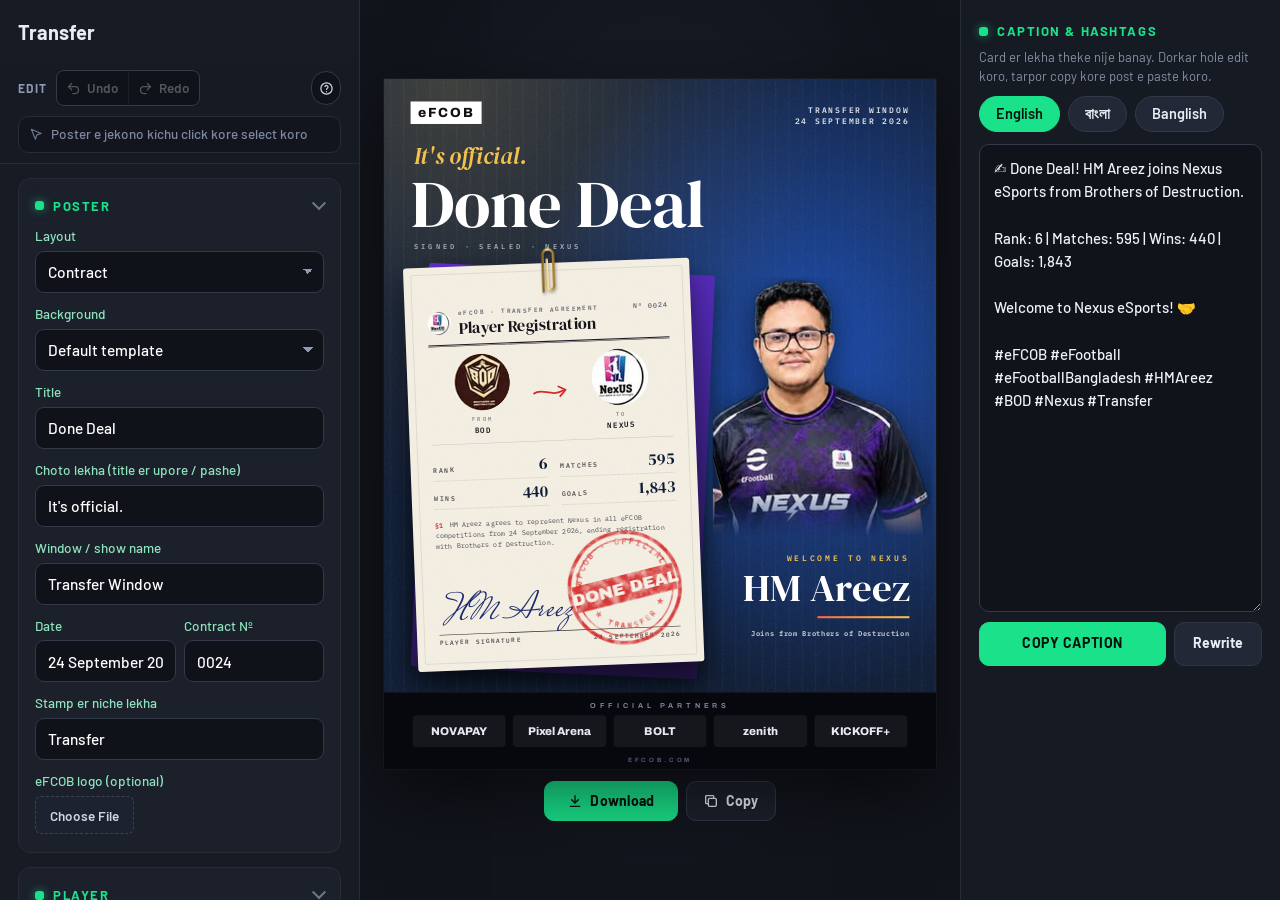
<file: tools/transfer/index.html>
<!doctype html>
<html lang="en">
<head>
<meta charset="utf-8">
<meta name="viewport" content="width=device-width, initial-scale=1">
<title>Transfer Poster</title>
<script src="js/fonts.js"></script>
<link rel="stylesheet" href="css/poster.css">
<link rel="stylesheet" href="css/maker.css">
<link rel="stylesheet" href="css/ui.css">
</head>
<body>
<div class="app">
  <aside class="form" id="form">
    <h2>Transfer</h2>

    <section>
      <h3>Poster</h3>
      <label>Layout
        <select data-k="layout">
          <option value="arrow">Arrow</option>
          <option value="contract">Contract</option>
          <option value="news">Breaking News</option>
        </select>
      </label>
      <label>Background
        <select data-k="bgMode">
          <option value="template">Default template</option>
          <option value="jersey">Club colours (logo / jersey theke)</option>
          <option value="image">Upload my own</option>
        </select>
      </label>
      <label id="bgUploadRow" style="display:none">Background image (1080 × 1350)<input type="file" accept="image/*" data-file="bgImage"></label>
      <label>Title<input data-k="title"></label>
      <label data-show="arrow contract">Choto lekha (title er upore / pashe)<input data-k="kicker"></label>
      <label>Window / show name<input data-k="window"></label>
      <div class="two">
        <label>Date<input data-k="date"></label>
        <label data-show="news">Time<input data-k="time"></label>
        <label data-show="contract">Contract Nº<input data-k="contractNo"></label>
      </div>
      <label data-show="contract">Stamp er niche lekha<input data-k="stampLine"></label>
      <div class="two" data-show="news">
        <label>Boro lekha 1<input data-k="newsTop"></label>
        <label>Boro lekha 2<input data-k="newsBig"></label>
      </div>
      <label>eFCOB logo (optional)<input type="file" accept="image/*" data-file="logo"></label>
    </section>

    <section>
      <h3>Player</h3>
      <label>Player name<input data-k="player"></label>
      <label>Player photo<input type="file" accept="image/*" data-photo></label>
      <label class="check"><input type="checkbox" data-cutout checked> Auto cut-out (background kete dao)</label>
      <div class="status" data-status></div>
      <div class="pos">
        <span>Size</span>
        <input type="range" min="40" max="250" value="100" data-zoom aria-label="Photo size">
        <span data-zoom-val>100%</span>
        <button type="button" data-reset-pos>Reset</button>
      </div>
    </section>

    <template id="clubTpl">
      <section>
        <h3></h3>
        <div class="two">
          <label>Short name<input data-c="name"></label>
          <label>Full name<input data-c="full"></label>
        </div>
        <label>Club logo (PNG best; white/black background auto kete jay)<input type="file" accept="image/*" data-logo></label>
        <div class="colors">
          <span>Colours</span>
          <input type="color" data-c="c" title="Main colour">
          <input type="color" data-c="c2" title="Second colour">
        </div>
        <div class="auto-row">
          <button type="button" data-auto="logo">Auto from logo</button>
          <button type="button" data-auto="jersey">Auto from jersey</button>
        </div>
      </section>
    </template>
    <div id="clubs"></div>

    <section>
      <h3>Stats (khali rakhle dekhabe na)</h3>
      <div id="stats"></div>
    </section>

    <p class="tip">Poster er upor player er chobi ar sob ongsho (title, from → to box, kagoj, stamp, nam, stats) drag kore shorano jay, mouse wheel e boro-choto hoy, ar niche "Poster e ki ki thakbe" theke je kono ongsho remove kora jay. Player er chobi komoshe 1000px uchu dile bhalo quality ashe.</p>
    <section>
      <h3>Poster e ki ki thakbe</h3>
      <div id="parts" class="parts"></div>
      <p class="tip">Tick tule dile oi ongsho poster theke shore jay (sudhu ei layout e).</p>
    </section>
    <button type="button" id="resetAll" class="reset-all">Reset to default (sob position, sob ongsho)</button>

    <section>
      <h3>Partners (niche)</h3>
      <label>Label<input data-k="partnersLabel"></label>
      <template id="partnerTpl">
        <div class="prow"><input type="text" data-pname><input type="file" accept="image/*" data-plogo title="Logo"><button type="button" data-pclear title="Remove">✕</button></div>
      </template>
      <div id="partners"></div>
      <label>Website line<input data-k="site"></label>
    </section>

    <button type="button" id="download" class="primary">Download PNG (HD)</button>
  </aside>

  <main class="stage">
    <div class="frame" id="frame"><div id="poster"></div></div>
  </main>
</div>

<script src="lib/html-to-image.js"></script>
<script src="lib/bg-removal.js"></script>
<script src="js/samples.js"></script>
<script src="js/colors.js"></script>
<script src="js/poster.js"></script>
<script src="js/studio-edit.js"></script>
<script src="js/maker.js"></script>
<script src="js/fit.js"></script>
<script src="js/studio-nav.js"></script>
<script src="js/ui.js"></script>
</body>
</html>
</file>
<file: tools/achievement/css/poster.css>
/* Achievement poster, 1080 × 1350. Three layouts: .gold (Golden Glory), .neon (Neon Spotlight), .ink (Ink Splash). */
.ac { position: relative; width: 1080px; height: 1350px; overflow: hidden; color: #fff; background: var(--bgB); }
.ac * { box-sizing: border-box; margin: 0; padding: 0; }
.ac svg.full { position: absolute; left: 0; top: 0; width: 1080px; height: 1350px; }
.ac .upbg { position: absolute; inset: 0; background: center/cover no-repeat; }
.ac .wash { position: absolute; inset: 0; }
.ac .lg { display: block; flex: none; object-fit: contain; }
.ac .mono { display: flex; flex: none; align-items: center; justify-content: center; border-radius: 50%; font: 800 20px/1 'Manrope'; color: #fff; }
.ac .el { height: 40px; width: auto; display: block; }
.ac .grp { position: absolute; left: 0; top: 0; width: 1080px; overflow: hidden; pointer-events: none; }
.ac .grp img { position: absolute; max-width: none; pointer-events: auto; cursor: move; filter: drop-shadow(0 0 1.5px rgba(255,255,255,.5)) drop-shadow(0 0 24px var(--g1)) drop-shadow(0 10px 18px rgba(0,0,0,.45)); }
.ac .grp img:not(.gimg) { -webkit-mask-image: linear-gradient(180deg, #000 80%, transparent 98%); mask-image: linear-gradient(180deg, #000 80%, transparent 98%); }
.ac .grp img.gimg { height: auto; }
.ac svg.pool { pointer-events: none; }   /* confetti, splash and bolts stay clickable: the studio picks only their painted shapes */
/* name tags on the chests, the MVP badge above one of them */
.ac .ntags { position: absolute; inset: 0; pointer-events: none; }
.ac .ntag { position: absolute; transform: translateX(-50%); display: flex; flex-direction: column; align-items: center; gap: 5px; white-space: nowrap; }
.ac .ntag b { display: inline-block; padding: 6px 13px 5px; font: italic 800 25px/1 'Kanit'; letter-spacing: .05em; color: #fff; pointer-events: auto; cursor: move;
  background: linear-gradient(180deg, rgba(8,8,16,.8), rgba(8,8,16,.62)); border-bottom: 4px solid var(--c1); box-shadow: 0 6px 16px rgba(0,0,0,.45); transform: skewX(-8deg); }
.ac .ntag.bk b { font-size: 20px; padding: 5px 10px 4px; border-bottom-width: 3px; }
.ac .ntag em { display: inline-block; padding: 5px 11px 4px; font: italic 900 19px/1 'Kanit'; letter-spacing: .08em; font-style: normal; color: #2a1600; pointer-events: auto; cursor: move;
  background: linear-gradient(180deg, #fff3c4, #f5b829 55%, #c8860f); border-radius: 4px; box-shadow: 0 0 18px rgba(245,184,41,.7), 0 4px 10px rgba(0,0,0,.4); }
.ac .mv[data-move="tags"], .ac .mv[data-move="crest"], .ac .mv[data-move="season"], .ac .mv[data-move="stats"], .ac .mv[data-move="names"] { z-index: 7; }

/* partners strip */
.ac .sp { position: absolute; left: 0; right: 0; top: 1255px; height: 95px; z-index: 7; }
.ac .sp .k { position: absolute; left: 0; right: 0; top: 11px; text-align: center; font: 700 11px/1 'Manrope'; letter-spacing: .6em; color: rgba(255,255,255,.55); }
.ac .sp .sprow { position: absolute; left: 90px; right: 90px; top: 29px; display: grid; grid-template-columns: repeat(5, 1fr); gap: 16px; }
.ac .sp .sprow div { height: 42px; display: flex; align-items: center; justify-content: center; font: 800 17px/1 'Manrope'; letter-spacing: .08em; color: rgba(255,255,255,.82); }
.ac .sp .sprow img { max-height: 32px; max-width: 90%; object-fit: contain; }
.ac .sp .w { position: absolute; left: 0; right: 0; bottom: 8px; text-align: center; font: 600 10px/1 'Manrope'; letter-spacing: .5em; color: rgba(255,255,255,.5); }
.ac .mv[data-move="partners"] { z-index: 7; }

/* ===== Golden Glory ===== */
.gold .hd { position: absolute; left: 0; right: 0; top: 52px; display: flex; align-items: center; justify-content: center; gap: 14px;
  font: 800 22px/1 'Saira Condensed'; letter-spacing: .42em; color: var(--m0); }
.gold .sl { position: absolute; right: 64px; top: 64px; width: 150px; height: 150px; z-index: 7; }
.gold .sl .seal { width: 150px; height: 150px; display: block; filter: drop-shadow(0 8px 18px rgba(0,0,0,.5)); }
.gold .mv[data-move="seal"] { z-index: 7; }
.gold .mv[data-move="title"], .gold .mv[data-move="script"] { z-index: 7; }
.gold .ttl { position: absolute; left: 20px; right: 20px; top: 736px; text-align: center; }
.gold .ttl b { display: block; width: 100%; white-space: nowrap; overflow: hidden; padding: 0 14px 10px; font: italic 900 196px/1 'Kanit'; letter-spacing: -.015em;
  background: linear-gradient(180deg, var(--m0) 8%, var(--m1) 46%, var(--m2) 54%, var(--m1) 78%, var(--m0)); -webkit-background-clip: text; background-clip: text; color: transparent;
  -webkit-text-stroke: 2px rgba(255,255,255,.35); filter: drop-shadow(0 6px 0 rgba(0,0,0,.55)) drop-shadow(0 0 28px rgba(0,0,0,.55)); }
.gold .scr { position: absolute; left: 400px; right: 50px; top: 812px; text-align: right; white-space: nowrap; overflow: hidden; padding: 0 20px 14px 0;
  font: 400 76px/1.3 'Kaushan Script'; color: #fff; transform: rotate(-6deg); transform-origin: right center;
  text-shadow: 0 0 2px var(--c2), 0 4px 0 var(--c2), 0 0 26px var(--g2); }
.gold .cst { position: absolute; left: 60px; right: 60px; top: 960px; display: flex; align-items: center; justify-content: center; gap: 16px; }
.gold .cst b { max-width: 760px; white-space: nowrap; overflow: hidden; font: italic 800 50px/1.1 'Kanit'; letter-spacing: .02em; color: #fff; text-shadow: 0 4px 0 var(--d1); }
.gold .ssn { position: absolute; left: 80px; right: 80px; top: 1046px; display: flex; align-items: center; justify-content: center; gap: 20px; }
.gold .ssn span { display: block; max-width: 680px; white-space: nowrap; overflow: hidden; font: 700 20px/1 'Manrope'; letter-spacing: .38em; color: rgba(255,255,255,.82); }
.gold .ssn i { flex: 1; height: 2px; background: linear-gradient(90deg, transparent, var(--m1)); }
.gold .ssn i:last-child { background: linear-gradient(90deg, var(--m1), transparent); }
.gold .stats { position: absolute; left: 110px; right: 110px; top: 1092px; display: grid; grid-template-columns: repeat(var(--n), 1fr); gap: 18px; }
.gold .st { position: relative; padding: 12px 8px 10px; text-align: center; background: linear-gradient(180deg, rgba(255,255,255,.08), rgba(255,255,255,.02));
  border: 2px solid var(--m1); border-radius: 6px; box-shadow: 0 0 24px rgba(0,0,0,.4) inset; }
.gold .st span { display: block; font: 800 20px/1 'Saira Condensed'; letter-spacing: .2em; color: var(--m1); }
.gold .st b { display: block; margin-top: 6px; white-space: nowrap; font: italic 900 52px/1 'Kanit'; color: #fff; }
.gold .names { position: absolute; left: 80px; right: 80px; top: 1218px; text-align: center; white-space: nowrap; overflow: hidden; font: 700 17px/1 'Manrope'; letter-spacing: .18em; text-transform: uppercase; color: rgba(255,255,255,.8); }
.gold .names em { font-style: normal; color: var(--m1); margin: 0 12px; font-size: 12px; vertical-align: 2px; }
.gold .ntag b { border-bottom-color: var(--m1); }
.gold .sp { background: rgba(0,0,0,.35); }
.gold .sp::before { content: ''; position: absolute; left: 0; right: 0; top: 0; height: 2px; background: linear-gradient(90deg, transparent, var(--m1), var(--c2), transparent); }

/* ===== Neon Spotlight ===== */
.neon .hd { position: absolute; left: 0; right: 0; top: 50px; display: flex; align-items: center; justify-content: center; gap: 14px;
  font: 700 24px/1 'Rajdhani'; letter-spacing: .4em; color: #fff; }
.neon .ttl { position: absolute; left: 10px; right: 10px; top: 214px; text-align: center; }
.neon .ttl b { display: block; width: 100%; white-space: nowrap; overflow: hidden; padding: 0 20px; font: 400 300px/1 'Bebas Neue'; letter-spacing: .01em; color: #fff;
  transform: skewX(-9deg); text-shadow: 0 0 40px rgba(255,255,255,.25), 0 14px 40px rgba(0,0,0,.5); }
.neon .mv[data-move="script"] { z-index: 7; }
.neon .scr { position: absolute; left: 60px; right: 60px; top: 112px; text-align: center; white-space: nowrap; overflow: hidden; padding: 0 20px 20px;
  font: 400 128px/1.25 'Kaushan Script'; color: var(--l1); transform: rotate(-6deg);
  text-shadow: 0 0 6px var(--c1), 0 0 18px var(--c1), 0 0 42px var(--c1), 0 0 80px var(--g1); }
.neon .mv[data-move="bolts"] { z-index: 6; }
.neon .cst { position: absolute; left: 60px; right: 60px; top: 990px; display: flex; align-items: center; justify-content: center; gap: 16px; }
.neon .cst .lg, .neon .cst .mono { filter: drop-shadow(0 0 12px var(--c1)); }
.neon .cst b { max-width: 760px; white-space: nowrap; overflow: hidden; font: 700 56px/1.1 'Rajdhani'; letter-spacing: .12em; text-shadow: 0 0 20px var(--c1); }
.neon .ssn { position: absolute; left: 80px; right: 80px; top: 1066px; text-align: center; }
.neon .ssn span { display: block; white-space: nowrap; overflow: hidden; font: 700 24px/1 'Rajdhani'; letter-spacing: .42em; color: var(--c1); }
.neon .stats { position: absolute; left: 150px; right: 150px; top: 1110px; display: grid; grid-template-columns: repeat(var(--n), 1fr); }
.neon .st { position: relative; text-align: center; padding: 8px 6px; }
.neon .st + .st::before { content: ''; position: absolute; left: 0; top: 12px; bottom: 12px; width: 2px; background: var(--c2); box-shadow: 0 0 10px var(--c2); }
.neon .st span { display: block; font: 700 20px/1 'Rajdhani'; letter-spacing: .3em; color: var(--c2); }
.neon .st b { display: block; margin-top: 6px; white-space: nowrap; font: 700 58px/1 'Rajdhani'; color: #fff; text-shadow: 0 0 16px var(--g1); }
.neon .names { position: absolute; left: 80px; right: 80px; top: 1222px; text-align: center; white-space: nowrap; overflow: hidden; font: 700 19px/1 'Rajdhani'; letter-spacing: .26em; text-transform: uppercase; }
.neon .names em { font-style: normal; color: var(--c2); margin: 0 12px; }
.neon .ntag b { font-family: 'Rajdhani'; font-style: normal; font-weight: 700; letter-spacing: .14em; transform: none; border: 2px solid var(--c1); border-radius: 4px;
  background: rgba(4,10,14,.72); box-shadow: 0 0 14px var(--g1); }
.neon .sp { border-top: 1px solid rgba(255,255,255,.12); background: linear-gradient(180deg, transparent, rgba(0,0,0,.5)); }

/* ===== Ink Splash ===== */
.ink .hd { position: absolute; left: 50px; top: 52px; display: flex; align-items: center; gap: 12px; font: italic 800 26px/1 'Kanit'; letter-spacing: .04em; color: #15102e; }
.ink.up .hd { color: #fff; text-shadow: 0 2px 8px rgba(0,0,0,.6); }
.ink .cst { position: absolute; right: 50px; top: 40px; }
.ink .cst .lg, .ink .cst .mono { filter: drop-shadow(0 8px 16px rgba(0,0,0,.35)); }
.ink .grp img { filter: drop-shadow(0 0 1.5px rgba(255,255,255,.7)) drop-shadow(8px 10px 0 rgba(10,8,38,.28)) drop-shadow(0 12px 20px rgba(0,0,0,.35)); }
.ink svg.pool { z-index: 6; }
.ink .mv[data-move="title"], .ink .mv[data-move="script"] { z-index: 7; }
.ink .scr { position: absolute; left: 70px; top: 912px; }
.ink .scr span { display: inline-block; padding: 9px 20px 8px; background: var(--c2); font: italic 800 28px/1 'Kanit'; letter-spacing: .08em; color: #fff; transform: skewX(-14deg) rotate(-4deg); box-shadow: 6px 6px 0 rgba(0,0,0,.35); }
.ink .ttl { position: absolute; left: 20px; right: 20px; top: 940px; transform: rotate(-4deg); }
.ink .ttl b { position: relative; z-index: 1; display: block; width: 100%; white-space: nowrap; overflow: hidden; padding: 0 30px 12px 20px; text-align: center; font: italic 900 178px/1 'Kanit'; letter-spacing: -.02em;
  background: linear-gradient(180deg, #ffffff 0%, #e9ecf5 40%, var(--l1) 48%, #ffffff 56%, #b9bfd4 80%, #ffffff); -webkit-background-clip: text; background-clip: text; color: transparent;
  filter: drop-shadow(5px 6px 0 var(--ink)) drop-shadow(0 12px 22px rgba(0,0,0,.6)); }
.ink .ttl i { position: absolute; left: 30px; right: 30px; top: 46%; height: 6px; z-index: 2; background: linear-gradient(90deg, transparent, #fff 30%, #fff 60%, transparent);
  box-shadow: 0 0 16px #fff, 0 0 30px var(--c2); clip-path: polygon(0 50%, 100% 0, 100% 100%); }
.ink .ssn { position: absolute; left: 70px; right: 70px; top: 1136px; display: flex; align-items: center; justify-content: center; gap: 18px; }
.ink .ssn b { flex: none; max-width: 520px; white-space: nowrap; overflow: hidden; padding: 7px 18px 6px; background: #fff; color: #15102e; font: italic 800 30px/1 'Kanit'; letter-spacing: .03em; transform: skewX(-12deg); }
.ink .ssn span { display: block; min-width: 0; white-space: nowrap; overflow: hidden; font: 700 18px/1 'Manrope'; letter-spacing: .3em; color: rgba(255,255,255,.85); }
.ink .stats { position: absolute; left: 140px; right: 140px; top: 1182px; display: grid; grid-template-columns: repeat(var(--n), 1fr); gap: 14px; }
.ink .st { display: flex; align-items: baseline; justify-content: center; gap: 10px; padding: 8px 10px 7px; background: rgba(255,255,255,.08); border-left: 5px solid var(--c2); transform: skewX(-12deg); }
.ink .st span { font: 800 15px/1 'Manrope'; letter-spacing: .18em; color: var(--c2); }
.ink .st b { white-space: nowrap; font: italic 900 32px/1 'Kanit'; color: #fff; }
.ink .names { position: absolute; left: 80px; right: 80px; top: 1100px; text-align: center; white-space: nowrap; overflow: hidden; font: italic 700 18px/1 'Kanit'; letter-spacing: .18em; text-transform: uppercase; }
.ink .names em { font-style: normal; color: var(--c2); margin: 0 12px; }
.ink .ntag b { background: #fff; color: #15102e; border-bottom-color: var(--c2); }
.ink .sp { background: rgba(0,0,0,.25); }

/* fades the bottom of the squad into the background (the cut-out edges never show) */
.ac .fadeb { position: absolute; left: 0; right: 0; z-index: 6; pointer-events: none; background: linear-gradient(180deg, transparent, var(--bgB) 92%); }
.ink .fadeb { background: linear-gradient(180deg, rgba(244,241,236,0), rgba(244,241,236,.85) 70%, #f4f1ec); }
.ink.up .fadeb { display: none; }
.neon svg.haze { position: absolute; left: 0; top: 560px; width: 1080px; height: 520px; opacity: .55; pointer-events: none;
  -webkit-mask-image: linear-gradient(180deg, transparent, #000 40%, #000 70%, transparent); mask-image: linear-gradient(180deg, transparent, #000 40%, #000 70%, transparent); }
</file>
<file: tools/achievement/css/maker.css>
body { margin: 0; background: #11141b; color: #e8ecf3; font: 14px/1.4 system-ui, -apple-system, 'Segoe UI', sans-serif; }
/* form on the left (scrolls), poster on the right (always in view) */
.app { display: grid; grid-template-columns: 340px 1fr; height: 100vh; }
.form { padding: 20px; background: #181c25; border-right: 1px solid #262b37; overflow-y: auto; max-height: 100vh; box-sizing: border-box; }
.form h2 { margin: 0 0 12px; font-size: 20px; }
.form h3 { margin: 0 0 8px; font-size: 13px; text-transform: uppercase; letter-spacing: .08em; color: #8f9bb3; }
.form section { padding: 14px 0; border-top: 1px solid #262b37; }
.form label { display: block; margin-bottom: 8px; font-size: 12px; color: #aab3c5; }
.form input:not([type=color]):not([type=file]):not([type=checkbox]), .form select { display: block; width: 100%; box-sizing: border-box; margin-top: 3px;
  padding: 7px 9px; border: 1px solid #2f3544; border-radius: 6px; background: #0f1218; color: #fff; font: inherit; }
.form input[type=file] { display: block; margin-top: 4px; font-size: 12px; color: #aab3c5; }
.two { display: grid; grid-template-columns: 1fr 1fr; gap: 8px; }
.colors { display: flex; align-items: center; gap: 8px; font-size: 12px; color: #aab3c5; }
.colors input[type=color] { width: 38px; height: 30px; border: 1px solid #2f3544; border-radius: 6px; background: none; padding: 2px; }
button { padding: 7px 12px; border: 1px solid #2f3544; border-radius: 6px; background: #232836; color: #e8ecf3; font: inherit; cursor: pointer; }
button:hover { background: #2c3242; }
button.primary { width: 100%; margin-top: 10px; padding: 12px; background: #19a463; border-color: #19a463; color: #fff; font-weight: 600; }
.srow-head, .srow { display: grid; grid-template-columns: 80px 1fr 26px; gap: 5px; align-items: center; }
.srow-head { font-size: 11px; color: #8f9bb3; margin-bottom: 4px; }
.srow { margin-bottom: 5px; }
.srow input { margin: 0 !important; padding: 6px !important; }
.srow button { padding: 4px 0; }
#addStat { margin-top: 4px; }
.stage { display: flex; align-items: center; justify-content: center; padding: 24px; overflow: hidden; min-width: 0; }
.frame { width: 540px; height: 675px; position: relative; flex: none; box-shadow: 0 20px 60px rgba(0,0,0,.5); }
.frame #poster { transform: scale(.5); transform-origin: 0 0; width: 1080px; height: 1350px; }
/* only very narrow screens (phones) stack the poster above the form */
@media (max-width: 620px) {
  .app { grid-template-columns: 1fr; height: auto; }
  .form { max-height: none; border-right: 0; }
  .stage { order: -1; padding: 16px; position: sticky; top: 0; z-index: 2; background: #11141b; }
}

.form label.check { display: flex; align-items: center; gap: 6px; color: #cfd6e4; }
.status { min-height: 16px; margin: -2px 0 8px; font-size: 12px; color: #6fd3a0; }

.pos { display: flex; align-items: center; gap: 8px; font-size: 12px; color: #aab3c5; margin-bottom: 4px; }
.pos input[type=range] { flex: 1; min-width: 0; }
.pos [data-zoom-val] { width: 38px; text-align: right; }
.tip { margin: 0 0 10px; font-size: 11px; color: #7f8aa0; }
.frame { cursor: grab; touch-action: none; user-select: none; }
.frame.dragging { cursor: grabbing; }
.frame img { -webkit-user-drag: none; }

/* "Choose card type" dropdown when opened inside the eFCOB Admin Studio (js/studio-nav.js) */
.studio-nav { margin-bottom: 4px; }
.studio-brand { margin: 0 0 14px; font-size: 19px; font-weight: 800; }
.card-pick { display: flex; align-items: center; gap: 8px; width: 100%; padding: 11px 12px; border-radius: 8px;
  background: #19e28a; border-color: #19e28a; color: #04140d; text-align: left; }
.card-pick:hover { background: #2ff09a; }
.card-pick span { flex: 1; font-size: 14px; font-weight: 600; }
.card-pick b { padding: 3px 10px; border-radius: 99px; background: #04140d; color: #19e28a; font-size: 13px; }
.card-pick i { font-style: normal; opacity: .7; transition: transform .15s; }
.card-pick[aria-expanded="true"] i { transform: rotate(180deg); }
.card-list { margin-top: 6px; padding: 4px; border: 1px solid #2f3544; border-radius: 8px; background: #0f1218; }
.card-opt { display: block; width: 100%; margin: 0; padding: 10px 12px; border: 0; border-radius: 6px; background: none;
  font-size: 15px; font-weight: 600; text-align: left; }
.card-opt:hover { background: #232836; }
.card-opt.on { background: #19e28a; color: #04140d; }
.in-studio .form > h2 { display: none; }

/* Match Result: scorer box and the two auto-colour buttons */
.form textarea { display: block; width: 100%; box-sizing: border-box; margin-top: 3px; padding: 7px 9px; border: 1px solid #2f3544;
  border-radius: 6px; background: #0f1218; color: #fff; font: inherit; resize: vertical; }
.auto-row { display: grid; grid-template-columns: 1fr 1fr; gap: 6px; margin-top: 8px; }

/* Top 4: partner rows and the one-line stat inputs */
.prow { display: grid; grid-template-columns: 1fr 1fr 28px; gap: 6px; align-items: center; margin-bottom: 6px; }
.prow input[type=text] { margin: 0 !important; }
.prow input[type=file] { margin: 0; font-size: 11px; min-width: 0; }
.prow button { padding: 5px 0; }
.four { display: grid; grid-template-columns: repeat(4, 1fr); gap: 6px; }

/* Player vs Player: one button that puts every dragged section and photo back */
.reset-all { width: 100%; margin-bottom: 4px; }
.cap { padding: 8px 10px 2px; margin-bottom: 8px; border-left: 2px solid #2f3544; }
.form .parts { display: grid; grid-template-columns: 1fr 1fr; gap: 4px 10px; }

/* Best XI: one fold-out box per player */
.pdet { margin-bottom: 6px; border: 1px solid #262b37; border-radius: 8px; background: #141821; }
.pdet summary { padding: 9px 11px; cursor: pointer; font-weight: 600; color: #e8ecf3; }
.pdet[open] { padding-bottom: 8px; }
.pdet[open] summary { border-bottom: 1px solid #262b37; margin-bottom: 8px; }
.pdet > :not(summary) { margin-left: 10px; margin-right: 10px; }
.form label.star-pick { margin-top: 20px; }
.pdet .colors button { padding: 5px 9px; font-size: 12px; }
.four { display: grid; grid-template-columns: repeat(4, 1fr); gap: 6px; }
.four .span2 { grid-column: span 2; }
.three { display: grid; grid-template-columns: 1.2fr 1fr 1fr; gap: 8px; }
.teamf { margin: 6px 0 10px; padding: 8px 10px; border: 1px solid #262b37; border-radius: 8px; }
.teamf > b { display: block; margin-bottom: 6px; font-size: 12px; color: #8f9bb3; text-transform: uppercase; letter-spacing: .08em; }
.teamf [data-noph] { margin-left: auto; padding: 4px 8px; font-size: 11px; }
</file>
<file: tools/achievement/css/ui.css>
/* Studio look: one polish layer shared by every maker (same file in every tools/<id>/css/). Loaded after maker.css. */
:root { --ui-bg: #11141b; --ui-panel: #171b24; --ui-field: #0f1218; --ui-line: #262b37; --ui-line2: #323949;
  --ui-text: #e8ecf3; --ui-mute: #8f9bb3; --ui-accent: #19e28a; --ui-accent-ink: #04140d; }
body { -webkit-font-smoothing: antialiased; accent-color: var(--ui-accent); }

/* left column */
.form { background: var(--ui-panel); scrollbar-width: thin; scrollbar-color: #2f3544 transparent; }
.form::-webkit-scrollbar { width: 8px; }
.form::-webkit-scrollbar-thumb { background: #2f3544; border-radius: 8px; }
.form section { padding: 16px 0 10px; }
.form h3 { display: flex; align-items: baseline; flex-wrap: wrap; gap: 0 6px; margin-bottom: 10px; font-size: 12px; color: var(--ui-mute); }
.form h3 .sub { font-size: 11px; font-weight: 500; letter-spacing: 0; text-transform: none; color: #6b768d; }
.form label { margin-bottom: 10px; }

/* inputs, selects, textareas: one height, one focus ring */
.form input:not([type=color]):not([type=file]):not([type=checkbox]):not([type=radio]):not([type=range]), .form select, .form textarea {
  min-height: 34px; border-color: var(--ui-line2); background-color: var(--ui-field); transition: border-color .12s, box-shadow .12s; }
.form input:hover, .form select:hover, .form textarea:hover { border-color: #414a5e; }
.form input:focus, .form select:focus, .form textarea:focus, .form button:focus-visible {
  outline: none; border-color: var(--ui-accent); box-shadow: 0 0 0 3px rgba(25, 226, 138, .18); }
.form select { appearance: none; -webkit-appearance: none; padding-right: 28px; text-overflow: ellipsis; cursor: pointer;
  background-image: linear-gradient(45deg, transparent 50%, #8f9bb3 50%), linear-gradient(135deg, #8f9bb3 50%, transparent 50%);
  background-position: calc(100% - 15px) 50%, calc(100% - 10px) 50%; background-size: 5px 5px; background-repeat: no-repeat; }
.form .hint { display: block; margin-top: 4px; font-size: 11px; line-height: 1.35; color: #6b768d; }
.form input[type=range] { height: 18px; }
.form input[type=checkbox], .form input[type=radio], .form input[type=radio]:not([type=color]):not([type=file]):not([type=checkbox]) {
  display: inline-block; width: 15px; height: 15px; min-height: 0; margin: 0; padding: 0; flex: none; box-shadow: none; }
.form label.check { align-items: flex-start; gap: 8px; line-height: 1.35; }
.form label.check input { margin-top: 1px; }

/* buttons: same size and font everywhere */
button { min-height: 32px; font-size: 13px; line-height: 1.2; transition: background .12s, border-color .12s; }
button:hover { border-color: #414a5e; }
button:disabled { opacity: .4; cursor: default; }
.colors { flex-wrap: wrap; row-gap: 6px; }
.colors button, .auto-row button, .pdet .colors button { padding: 6px 10px; font-size: 12px; white-space: nowrap; min-height: 30px; }
.auto-row button { min-height: 34px; }
.pos button { min-height: 28px; padding: 4px 10px; font-size: 12px; }
.reset-all { margin-top: 4px; white-space: nowrap; overflow: hidden; text-overflow: ellipsis; }

/* file inputs: a dark button + the chosen file name instead of the browser's grey "Choose File / No file chosen" */
.form input[type=file] { font-size: 0; color: transparent; max-width: 100%; cursor: pointer; margin-top: 5px; }
.form input[type=file]::file-selector-button { margin: 0; padding: 6px 11px; min-height: 30px; border: 1px dashed #3a4256; border-radius: 6px;
  background: #1d2230; color: #cfd6e4; font: 600 12px system-ui, -apple-system, 'Segoe UI', sans-serif; cursor: pointer; }
.form input[type=file]:hover::file-selector-button { border-color: var(--ui-accent); color: #fff; }
.form .fname { display: block; margin-top: 3px; font-size: 11px; color: #6fd3a0; overflow: hidden; text-overflow: ellipsis; white-space: nowrap; }
.form .fname:empty { display: none; }
.prow input[type=file] { margin: 0; width: 100%; }
.prow input[type=file]::file-selector-button { width: 100%; }
.prow .fname { display: none; }
.prow input[type=file].has-file::file-selector-button { border-style: solid; border-color: #2f7d58; color: #6fd3a0; }

/* empty status lines take no room (the gap under "Auto cut-out") */
.status:empty { min-height: 0; margin: 0; }

/* card picker: card name never breaks onto two lines */
.card-pick span { white-space: nowrap; }
.card-pick b { white-space: nowrap; overflow: hidden; text-overflow: ellipsis; max-width: 62%; }
.studio-brand { display: flex; align-items: center; gap: 8px; font-size: 17px; letter-spacing: .01em; }
.studio-brand::before { content: ""; width: 10px; height: 10px; border-radius: 3px; background: var(--ui-accent); box-shadow: 0 0 12px rgba(25, 226, 138, .6); }

/* editor toolbar (js/studio-edit.js, rebuilt by js/ui.js): grouped icon buttons + a selection panel */
.se-bar.pro { padding: 12px 20px 10px; background: rgba(23, 27, 36, .96); backdrop-filter: blur(6px); }
.se-bar.pro .se-row { gap: 8px; margin: 0; }
.se-bar.pro > .se-row:first-child { justify-content: space-between; }
.se-tag { font-size: 11px; font-weight: 700; letter-spacing: .12em; text-transform: uppercase; color: var(--ui-mute); }
.se-tag + .se-group { margin-right: auto; }
.se-group { display: inline-flex; align-items: stretch; border: 1px solid var(--ui-line2); border-radius: 8px; background: var(--ui-field); overflow: hidden; }
.se-group > * + * { border-left: 1px solid var(--ui-line2) !important; }
.se-bar .se-ic { display: inline-flex; align-items: center; justify-content: center; gap: 6px; min-height: 30px; min-width: 32px; padding: 0 9px;
  border: 0; border-radius: 0; background: transparent; color: #cfd6e4; font-size: 12px; font-weight: 600; }
.se-bar .se-ic:hover:not(:disabled) { background: #232a38; color: #fff; }
.se-bar .se-ic:active:not(:disabled) { background: #2b3445; }
.se-bar .se-ic svg { width: 15px; height: 15px; fill: none; stroke: currentColor; stroke-width: 2; stroke-linecap: round; stroke-linejoin: round; flex: none; }
.se-bar .se-ic:disabled { opacity: .35; }
.se-bar .se-help { min-width: 30px; width: 30px; height: 30px; padding: 0; border: 1px solid var(--ui-line2); border-radius: 99px; background: var(--ui-field); }
.se-bar.show-help .se-help { background: var(--ui-accent); border-color: var(--ui-accent); color: var(--ui-accent-ink); }
.se-bar .tip { display: none; margin: 10px 0 0; padding: 8px 10px; border-radius: 8px; background: var(--ui-field); border: 1px solid var(--ui-line); }
.se-bar.show-help .tip { display: block; }

.se-panel { margin-top: 10px; border: 1px solid var(--ui-line); border-radius: 10px; background: #12151d; overflow: hidden; }
.se-head { display: flex; align-items: center; gap: 8px; padding: 8px 8px 8px 10px; }
.se-head i { display: inline-flex; color: #6b768d; }
.se-head i svg { width: 14px; height: 14px; fill: none; stroke: currentColor; stroke-width: 2; stroke-linejoin: round; }
.se-title { flex: 1; min-width: 0; font-size: 12px; font-weight: 500; color: #7f8aa0; white-space: nowrap; overflow: hidden; text-overflow: ellipsis; }
.se-close { display: none !important; }
.se-bar.has-sel .se-panel { border-color: rgba(25, 226, 138, .45); box-shadow: 0 0 0 3px rgba(25, 226, 138, .08); }
.se-bar.has-sel .se-head { border-bottom: 1px solid var(--ui-line); background: rgba(25, 226, 138, .06); }
.se-bar.has-sel .se-head i { color: var(--ui-accent); }
.se-bar.has-sel .se-title { font-weight: 700; color: #fff; }
.se-bar.has-sel .se-close { display: inline-flex !important; min-height: 24px; min-width: 24px; padding: 0; border-radius: 6px; }
.se-panel .se-row:not([hidden]) { padding: 10px 10px 0; }
.se-panel .se-row.se-actions { padding-bottom: 10px; }
.se-field { display: flex; flex-direction: column; gap: 4px; }
.se-field small { font-size: 10px; font-weight: 700; letter-spacing: .1em; text-transform: uppercase; color: #6b768d; }
.se-panel .se-row:not(.se-actions) { display: flex; justify-content: space-between; }
.se-size .se-pct { display: inline-flex; align-items: center; justify-content: center; min-width: 52px; font-size: 12px; font-weight: 700; color: #fff; font-variant-numeric: tabular-nums; }
.se-actions { display: grid !important; grid-template-columns: repeat(3, 1fr); gap: 6px !important; }
.se-panel .se-row[hidden] { display: none !important; }
.se-actions .se-ic { border: 1px solid var(--ui-line2); border-radius: 8px; background: var(--ui-field); min-height: 32px; }
.se-bar .se-actions .se-hide { color: #ff8a9a; }
.se-bar .se-actions .se-hide:hover { background: rgba(255, 77, 109, .12); border-color: rgba(255, 77, 109, .5); color: #ffb3c0; }

/* Best XI: star radio sits on the same line as Rating */
.form label.star-pick { margin-top: 0; align-self: end; align-items: center; min-height: 34px; margin-bottom: 10px; white-space: nowrap; }
.form label.star-pick input { margin-top: 0; }

/* poster area */
.stage { background: radial-gradient(ellipse at 50% 40%, #1a1f2b 0%, var(--ui-bg) 70%); }
.frame { box-shadow: 0 24px 70px rgba(0, 0, 0, .55), 0 0 0 1px rgba(255, 255, 255, .04); }

@media (max-width: 620px) {
  .form { overflow: visible; }
  .stage { box-shadow: 0 8px 20px rgba(0, 0, 0, .5); }
}

/* phones: the poster sticks at the top, so the editor must never sit over it.
   Nothing selected = one slim row stuck just under the poster (--stage-h is set by js/ui.js).
   Something selected = the same bar becomes a compact sheet at the bottom of the screen. */
@media (max-width: 620px) {
  .se-bar.pro { top: var(--stage-h, 0px); display: grid; grid-template-columns: auto auto minmax(0, 1fr) auto; align-items: center; gap: 8px;
    margin: 0 -20px 8px; padding: 8px 16px; border-bottom: 1px solid var(--ui-line); }
  .se-bar.pro > .se-row:first-child, .se-bar.pro .se-panel { display: contents; }
  .se-bar.pro .se-help { order: 1; }
  .se-bar.pro .se-head { padding: 0; min-width: 0; background: none !important; border: 0 !important; }
  .se-bar.pro .se-head i { display: none; }
  .se-bar.pro .se-title { font-size: 11px; }
  .se-bar.pro .tip { grid-column: 1 / -1; order: 2; margin: 0; }
  .se-bar.pro .se-group .se-ic span { display: none; }

  .se-bar.pro.has-sel { position: fixed; top: auto; left: 0; right: 0; bottom: 0; z-index: 30; margin: 0;
    grid-template-columns: auto minmax(0, 1fr); row-gap: 8px; padding: 10px 12px calc(10px + env(safe-area-inset-bottom));
    border: 1px solid rgba(25, 226, 138, .45); border-bottom: 0; border-radius: 14px 14px 0 0;
    background: #171b24; box-shadow: 0 -12px 30px rgba(0, 0, 0, .6); }
  .se-bar.pro.has-sel .se-tag, .se-bar.pro.has-sel .se-help, .se-bar.pro.has-sel .tip { display: none; }
  .se-bar.pro.has-sel .se-head { gap: 6px; padding: 0 0 0 4px; }
  .se-bar.pro.has-sel .se-head i { display: inline-flex; }
  .se-bar.pro.has-sel .se-title { font-size: 13px; }
  .se-bar.pro.has-sel .se-close { min-height: 30px; min-width: 30px; border: 1px solid var(--ui-line2); }
  .se-bar.pro .se-panel .se-row:not([hidden]) { grid-column: 1 / -1; padding: 0; gap: 8px; }
  .se-bar.pro .se-field small { display: none; }
  .se-bar.pro.has-sel .se-ic { min-height: 36px; min-width: 36px; }
  .se-bar.pro.has-sel .se-size .se-pct { min-width: 46px; }
  body:has(.se-bar.has-sel) .form { padding-bottom: 150px; }
}

/* ---------- v2: bigger, easier form; section cards; poster action bar ---------- */
.form, .form button, .form input, .form select, .form textarea, .act-bar button, .act-note { font-family: 'Barlow', system-ui, -apple-system, 'Segoe UI', sans-serif; }
@media (min-width: 621px) { .app { grid-template-columns: clamp(360px, 31vw, 460px) 1fr; } }
.form { padding: 18px 18px 28px; font-size: 15px; }
.form label { font-size: 13.5px; font-weight: 500; color: #b4bdd0; margin-bottom: 12px; }
.form input:not([type=color]):not([type=file]):not([type=checkbox]):not([type=radio]):not([type=range]), .form select, .form textarea {
  min-height: 42px; margin-top: 5px; padding: 9px 12px; border-radius: 9px; font-size: 15.5px; font-weight: 500; }
.form select { padding-right: 32px; }
.form .hint { font-size: 12.5px; }
.form .tip { font-size: 13px; line-height: 1.45; color: #8590a6; }
.form label.check { font-size: 14px; color: #d3d9e6; }
.form input[type=checkbox], .form input[type=radio], .form input[type=radio]:not([type=color]):not([type=file]):not([type=checkbox]) { width: 17px; height: 17px; }
.colors { font-size: 13.5px; }
.colors input[type=color] { width: 42px; height: 36px; border-radius: 8px; }
button { font-size: 14px; }
.form input[type=file]::file-selector-button { padding: 8px 14px; min-height: 38px; font: 600 13.5px 'Barlow', system-ui, sans-serif; }
.form .fname { font-size: 12.5px; }

/* each section is its own card; tap the heading to fold it */
.form section.ui-card { margin: 14px 0; padding: 4px 16px 6px; border: 1px solid var(--ui-line); border-top: 1px solid var(--ui-line); border-radius: 12px; background: #1b202b; }
.form section.ui-card > h3 { margin: 0 -16px; padding: 14px 16px 12px; cursor: pointer; user-select: none; font-size: 13px; letter-spacing: .12em; color: #9aa5bb; }
.form section.ui-card > h3::after { content: ''; margin-left: auto; align-self: center; width: 8px; height: 8px; border-right: 2px solid #6b768d; border-bottom: 2px solid #6b768d;
  transform: rotate(45deg) translate(-2px, -2px); transition: transform .15s; }
.form section.ui-card > h3:hover { color: #fff; }
.form section.ui-card.folded > h3::after { transform: rotate(-45deg); }
.form section.ui-card.folded > :not(h3) { display: none !important; }
.form section.ui-card.folded { padding-bottom: 0; }
.form section.ui-card .pdet { background: #161a23; }
.form > .tip { margin: 8px 2px; }
.reset-all { min-height: 40px; border-radius: 10px; }

/* Download / Share / Copy right under the poster */
.stage { flex-direction: column; gap: 12px; }
.act-bar { display: flex; gap: 8px; flex: none; }
.act-bar button { display: inline-flex; align-items: center; justify-content: center; gap: 7px; min-height: 40px; padding: 0 16px; border-radius: 10px;
  border: 1px solid var(--ui-line2); background: #1b202b; color: #e8ecf3; font-size: 14px; font-weight: 700; letter-spacing: .02em; white-space: nowrap; }
.act-bar button:hover:not(:disabled) { background: #252b38; border-color: #445069; }
.act-bar button svg { width: 16px; height: 16px; fill: none; stroke: currentColor; stroke-width: 2; stroke-linecap: round; stroke-linejoin: round; }
.act-bar button.primary, .act-bar #download { width: auto; margin: 0; padding: 0 22px; border-color: var(--ui-accent); background: var(--ui-accent); color: var(--ui-accent-ink); }
.act-bar #download:hover:not(:disabled) { background: #3df0a0; }
.act-bar button:disabled { opacity: .6; cursor: progress; }
.act-note { position: fixed; left: 50%; bottom: 24px; z-index: 50; transform: translateX(-50%); padding: 10px 16px; border-radius: 10px; background: #0c0f15;
  border: 1px solid var(--ui-line2); color: #e8ecf3; font-size: 14px; box-shadow: 0 10px 30px rgba(0,0,0,.5); }
@media (max-width: 620px) {
  .stage { gap: 8px; }
  .act-bar { width: 100%; max-width: 420px; }
  .act-bar button { flex: 1; min-height: 38px; padding: 0 10px; font-size: 13px; }
  .act-bar #download { flex: 1.4; }
}
/* header sizes to match the bigger form */
.studio-brand { font-size: 19px; }
.card-pick span { font-size: 15.5px; }
.card-pick b { font-size: 14px; }
.card-opt { font-size: 16px; }
.se-tag { font-size: 12px; }
.se-bar .se-ic { font-size: 13.5px; min-height: 34px; }
.se-title { font-size: 13.5px; }
.se-field small { font-size: 11px; }
.se-size .se-pct { font-size: 13.5px; }
.se-bar .tip { font-size: 13px; }

/* Caption & hashtags box */
.cap-sec .chips { display: flex; flex-wrap: wrap; gap: 8px; margin: 4px 0 12px; }
.cap-sec .chips button { min-height: 36px; padding: 0 16px; border-radius: 99px; border: 1px solid var(--ui-line2); background: #232836; font-weight: 600; font-size: 14.5px; }
.cap-sec .chips button.on { background: var(--ui-accent); border-color: var(--ui-accent); color: var(--ui-accent-ink); }
.cap-sec textarea { min-height: 220px; line-height: 1.5; font-size: 15px !important; }
.cap-actions { display: grid; grid-template-columns: 1fr auto; gap: 8px; margin: 10px 0 8px; }
.cap-actions button { min-height: 44px; border-radius: 10px; font-weight: 700; }
.cap-actions .cap-copy { background: var(--ui-accent); border-color: var(--ui-accent); color: var(--ui-accent-ink); letter-spacing: .04em; text-transform: uppercase; }
.cap-actions .cap-copy:hover { background: #3df0a0; }
.cap-actions .cap-again { padding: 0 18px; }

/* phones: one slim row under the poster. Undo / redo / help sit in the Download row (js/ui.js dockEdit);
   the EDIT row only shows while something is selected (bottom sheet) or the help is open */
.act-edit { display: none; }
@media (max-width: 620px) { .act-edit { display: flex; gap: 6px; margin-left: 2px; padding-left: 8px; border-left: 1px solid var(--ui-line2); } }
@media (max-width: 620px) {
  .stage { gap: 6px; }
  .act-bar { max-width: 460px; gap: 6px; }
  .act-bar button { min-height: 34px; padding: 0 8px; font-size: 13px; border-radius: 9px; }
  .act-bar button svg { width: 15px; height: 15px; }
  .act-edit .se-ic, .act-edit .se-help { flex: none; min-height: 34px; min-width: 34px; width: 34px; height: 34px; padding: 0;
    border: 1px solid var(--ui-line2); border-radius: 9px; background: #1b202b; color: #e8ecf3; }
  .act-bar .act-edit .se-help.on { background: var(--ui-accent); border-color: var(--ui-accent); color: var(--ui-accent-ink); }
  .se-bar.pro:not(.has-sel):not(.show-help) { display: none; }
  .se-bar.pro.show-help:not(.has-sel) > .se-row:first-child { display: none; }
}

/* caption box: its own full style (MVP and Comparison have no textarea rule, so the browser default showed dark text) */
.form .cap-sec textarea { display: block; width: 100%; box-sizing: border-box; margin: 0; padding: 12px 14px; resize: vertical;
  border: 1px solid var(--ui-line2); border-radius: 10px; background: #10131a; color: #eef1f7; caret-color: var(--ui-accent);
  font: 500 15px/1.55 'Barlow', system-ui, -apple-system, 'Segoe UI', sans-serif; }
.form .cap-sec textarea:focus { outline: none; border-color: var(--ui-accent); box-shadow: 0 0 0 3px rgba(25, 226, 138, .15); }

/* PC: caption box in its own column right of the poster (js/ui.js moves it there at 1280px and wider) */
@media (min-width: 1280px) {
  .app.has-cap { grid-template-columns: clamp(360px, 28vw, 440px) minmax(0, 1fr) clamp(320px, 24vw, 400px); }
  .cap-aside { height: 100vh; overflow-y: auto; box-sizing: border-box; padding: 18px; border-left: 1px solid var(--ui-line); background: #161a23;
    font-family: 'Barlow', system-ui, -apple-system, 'Segoe UI', sans-serif; color: #e8ecf3; }
  .cap-aside .cap-sec { margin: 0; padding: 0; border: 0; }
  .cap-aside .cap-sec h3 { margin: 4px 0 8px; font-size: 13px; letter-spacing: .12em; text-transform: uppercase; color: #9aa5bb; }
  .cap-aside .cap-sec .tip { font-size: 13px; line-height: 1.45; color: #8590a6; margin: 0 0 10px; }
  .cap-aside .cap-sec button { font-family: inherit; }
  .cap-aside .cap-sec textarea { display: block; width: 100%; box-sizing: border-box; min-height: 52vh; padding: 12px 14px; resize: vertical;
    border: 1px solid var(--ui-line2); border-radius: 10px; background: #10131a; color: #eef1f7; caret-color: var(--ui-accent);
    font: 500 15px/1.55 'Barlow', system-ui, -apple-system, 'Segoe UI', sans-serif; }
  .cap-aside .cap-sec textarea:focus { outline: none; border-color: var(--ui-accent); box-shadow: 0 0 0 3px rgba(25, 226, 138, .15); }
}

/* phones: Share / Copy become icon buttons so Download + Share + Copy + Undo / Redo / ? always fit in one row */
@media (max-width: 620px) {
  .act-bar > button:not(#download) { flex: none; width: 38px; min-width: 38px; padding: 0; }
  .act-bar > button:not(#download) span { display: none; }
  .act-bar #download { flex: 1 1 auto; min-width: 0; }
  .act-edit { margin-left: 0; padding-left: 6px; }
  .act-edit .se-ic, .act-edit .se-help { width: 38px; min-width: 38px; }
}

/* section starts and field names stand out: green dot + green heading, labels in a soft green */
.form section.ui-card > h3, .form .cap-sec > h3, .cap-aside .cap-sec h3 { display: flex; align-items: center; gap: 9px; color: var(--ui-accent); }
.form section.ui-card > h3::before, .form .cap-sec > h3::before, .cap-aside .cap-sec h3::before { content: ""; flex: none; width: 9px; height: 9px; border-radius: 3px;
  background: var(--ui-accent); box-shadow: 0 0 10px rgba(25, 226, 138, .6); }
.form section.ui-card > h3:hover { color: #5ef0b0; }
.form section.ui-card.folded > h3 { color: #7fdcb0; }
.form label:not(.check):not(.star-pick), .form .colors > span:first-child, .form .pos > span:first-child { color: #8fe3bd; }
.form .pdet > summary { color: #e8ecf3; }

/* "+ Add partner" under the partners list */
.form .p-add { display: block; width: 100%; margin: 4px 0 12px; min-height: 40px; border: 1px dashed rgba(25, 226, 138, .55); border-radius: 10px;
  background: rgba(25, 226, 138, .06); color: var(--ui-accent); font-weight: 700; font-size: 14.5px; }
.form .p-add:hover { background: rgba(25, 226, 138, .14); }

/* poster partners strip: any number of partners on one line (the cards' own CSS was a fixed 5-column grid) */
#poster .sprow, #poster .sp .row { grid-template-columns: none !important; grid-auto-flow: column; grid-auto-columns: minmax(0, 1fr); }
#poster .sprow > div, #poster .sp .row > div { min-width: 0; white-space: nowrap; overflow: hidden; text-overflow: ellipsis; }
#poster .sprow:has(> :nth-child(6)), #poster .sp .row:has(> :nth-child(6)) { gap: 10px !important; }
#poster .sprow:has(> :nth-child(6)) > div, #poster .sp .row:has(> :nth-child(6)) > div { font-size: 15px !important; letter-spacing: .03em !important; }
#poster .sprow:has(> :nth-child(8)) > div, #poster .sp .row:has(> :nth-child(8)) > div { font-size: 12.5px !important; letter-spacing: .01em !important; }
#poster .sprow:has(> :nth-child(8)), #poster .sp .row:has(> :nth-child(8)) { gap: 7px !important; }
</file>
<file: tools/best-xi/css/poster.css>
/* Best XI poster, 1080 × 1350. Two layouts: .pitch (tilted 3D pitch, round badges) and .board (flat tactics board, photo tiles). */
.xi { position: relative; width: 1080px; height: 1350px; overflow: hidden; color: #fff; }
.xi * { box-sizing: border-box; margin: 0; padding: 0; }
.xi svg.full { position: absolute; left: 0; top: 0; width: 1080px; height: 1350px; }
.xi .upbg { position: absolute; inset: 0; background: center/cover no-repeat; }
.xi .wash { position: absolute; inset: 0; }
.xi .pl { position: absolute; transform: translate(-50%, -50%); display: flex; flex-direction: column; align-items: center; }
.xi .ph { position: absolute; inset: 0; overflow: hidden; }
.xi .ph img { position: absolute; max-width: none; }
.xi .lg { display: block; border-radius: 50%; object-fit: contain; background: #fff; }
.xi .mono { display: flex; align-items: center; justify-content: center; border-radius: 50%; font-weight: 800; color: #fff; letter-spacing: 0; }
.xi .sp .sprow img { max-height: 32px; max-width: 90%; object-fit: contain; }

/* ===== Tactic Pitch ===== */
.pitch { font-family: 'Saira'; }
.pitch .eyebrow { position: absolute; left: 0; right: 0; top: 46px; text-align: center; font: 700 19px/1 'Saira'; letter-spacing: .5em; color: var(--c2); }
.pitch .eyebrow img { height: 34px; vertical-align: middle; margin: -8px 14px 0 0; }
.pitch .ttl { position: absolute; left: 0; right: 0; top: 78px; text-align: center; font: 900 112px/.9 'Saira Extra Condensed'; letter-spacing: .01em; text-transform: uppercase; white-space: nowrap; }
.pitch .ttl b { color: var(--c1); font-weight: 900; }
.pitch .sub { position: absolute; left: 0; right: 0; top: 196px; display: flex; justify-content: center; gap: 14px; align-items: center; }
.pitch .chip { font: 700 18px/1 'Saira'; letter-spacing: .22em; padding: 10px 16px; border: 2px solid rgba(255,255,255,.35); border-radius: 40px; text-transform: uppercase; }
.pitch .chip.f { background: var(--c1); border-color: var(--c1); color: #06121c; }
.pitch .ring { position: relative; border-radius: 50%; padding: 5px; background: conic-gradient(from 200deg, var(--k), var(--c1), var(--k)); box-shadow: 0 14px 26px rgba(0,0,0,.5); }
.pitch .ring .ph { inset: 5px; border-radius: 50%; background: radial-gradient(circle at 50% 35%, #2d3c52, #0d1522); }
.pitch .ring.star { background: conic-gradient(from 200deg, #fff3b0, var(--c2), #fff3b0, var(--c2), #fff3b0); }
.pitch .rt { position: absolute; right: -12px; top: -4px; z-index: 2; font: 800 22px/1 'Saira Extra Condensed'; background: var(--c2); color: #1a1000; padding: 6px 8px; border-radius: 8px; box-shadow: 0 4px 10px rgba(0,0,0,.4); }
.pitch .rt.star { background: linear-gradient(135deg, #fff3b0, var(--c2)); }
.pitch .plate { margin-top: -14px; position: relative; display: flex; align-items: center; gap: 8px; padding: 8px 14px 8px 8px; background: rgba(5,12,22,.9); border: 1.5px solid rgba(255,255,255,.14); border-radius: 12px; white-space: nowrap; }
.pitch .plate .nm { display: flex; align-items: center; white-space: nowrap; font: 800 24px/1 'Saira Extra Condensed'; letter-spacing: .04em; text-transform: uppercase; }
.pitch .plate .tm { font: 600 12px/1 'Saira'; letter-spacing: .16em; opacity: .65; margin-top: 3px; text-transform: uppercase; }
.pitch .pos { font: 700 13px/1 'Saira'; letter-spacing: .1em; color: var(--c1); margin-right: 6px; }
.pitch .avg { position: absolute; left: 44px; top: 1140px; padding: 12px 18px; border-radius: 14px; background: linear-gradient(135deg, var(--c1), var(--c1b)); color: #04131c; }
.pitch .avg b { display: block; font: 900 46px/1 'Saira Extra Condensed'; }
.pitch .avg i { font: 700 12px/1 'Saira'; letter-spacing: .25em; font-style: normal; text-transform: uppercase; }
.pitch .sp { position: absolute; left: 0; right: 0; top: 1255px; height: 95px; background: #030a12; border-top: 2px solid var(--c1); }
.pitch .sp .k { position: absolute; left: 0; right: 0; top: 11px; font-size: 11px !important; text-align: center; font: 700 13px/1 'Saira'; letter-spacing: .6em; color: var(--c1); }
.pitch .sp .sprow { position: absolute; left: 90px; right: 90px; top: 29px; display: grid; grid-template-columns: repeat(5, 1fr); gap: 16px; }
.pitch .sp .sprow div { height: 42px; display: flex; align-items: center; justify-content: center; font: 800 20px/1 'Saira Extra Condensed'; letter-spacing: .06em; border: 1.5px solid rgba(255,255,255,.12); border-radius: 30px; color: #dfe8f2; }
.pitch .sp .w { position: absolute; left: 0; right: 0; bottom: 8px; text-align: center; font: 600 10px/1 'Saira'; letter-spacing: .5em; color: #5f7488; }

/* ===== Tactics Board ===== */
.board { font-family: 'Outfit'; }
.board .hd { position: absolute; left: 52px; right: 52px; top: 44px; display: flex; justify-content: space-between; align-items: center; }
.board .brand { font: 900 24px/1 'Outfit'; letter-spacing: .12em; }
.board .brand img { height: 40px; display: block; }
.board .tag { font: 700 15px/1 'Sora'; letter-spacing: .25em; padding: 9px 14px; border-radius: 30px; background: rgba(255,255,255,.18); text-transform: uppercase; }
.board .ttl { position: absolute; left: 52px; top: 96px; font: 900 82px/.95 'Outfit'; letter-spacing: -.02em; text-transform: uppercase; white-space: nowrap; }
.board .ttl small { display: block; font: 600 19px/1 'Sora'; letter-spacing: .32em; margin-top: 12px; opacity: .9; }
.board .side { position: absolute; right: 52px; top: 104px; display: flex; gap: 12px; }
.board .stat { width: 132px; height: 108px; border-radius: 18px; background: #fff; color: #121a33; padding: 14px 16px; box-shadow: 0 10px 24px rgba(10,20,60,.25); overflow: hidden; }
.board .stat b { display: block; font: 900 40px/1 'Outfit'; }
.board .stat i { display: block; font: 700 11px/1.25 'Sora'; letter-spacing: .16em; font-style: normal; color: #5a6488; text-transform: uppercase; white-space: nowrap; overflow: hidden; text-overflow: ellipsis; }
.board .bd { position: absolute; left: 52px; top: 262px; width: 976px; height: 966px; border-radius: 30px; overflow: hidden; }
.board .bd svg { display: block; }
.board .tile { position: relative; width: 118px; height: 132px; border-radius: 22px; overflow: hidden; background: linear-gradient(180deg, #ffffff, #dfe6f5); box-shadow: 0 12px 24px rgba(4,12,48,.35); border: 4px solid #fff; }
.board .tile.star { border-color: #ffd23f; box-shadow: 0 0 0 4px rgba(255,210,63,.35), 0 12px 24px rgba(4,12,48,.35); }
.board .ps { position: absolute; left: -14px; top: -12px; z-index: 2; font: 800 14px/1 'Sora'; letter-spacing: .06em; padding: 7px 9px; border-radius: 10px; color: #fff; box-shadow: 0 4px 10px rgba(0,0,0,.25); }
.board .rt { position: absolute; right: -16px; top: -12px; z-index: 2; font: 900 21px/1 'Outfit'; padding: 6px 8px; border-radius: 10px; background: #121a33; color: #fff; }
.board .rt.star { background: #ffd23f; color: #121a33; }
.board .card { margin-top: -12px; position: relative; z-index: 3; background: #fff; color: #121a33; border-radius: 12px; padding: 7px 12px; display: flex; align-items: center; gap: 8px; white-space: nowrap; box-shadow: 0 6px 14px rgba(4,12,48,.25); }
.board .card .nm { font: 800 20px/1 'Outfit'; text-transform: uppercase; letter-spacing: .01em; }
.board .card .tm { font: 700 11px/1 'Sora'; letter-spacing: .14em; color: #6a7396; margin-top: 3px; text-transform: uppercase; }
.board .sp { position: absolute; left: 0; right: 0; top: 1255px; height: 95px; background: #fff; color: #121a33; }
.board .sp .k { position: absolute; left: 0; right: 0; top: 11px; font-size: 11px !important; text-align: center; font: 700 13px/1 'Sora'; letter-spacing: .55em; color: #7b84a6; }
.board .sp .sprow { position: absolute; left: 90px; right: 90px; top: 29px; display: grid; grid-template-columns: repeat(5, 1fr); gap: 16px; }
.board .sp .sprow div { height: 42px; display: flex; align-items: center; justify-content: center; font: 900 18px/1 'Outfit'; background: #f0f3fa; border-radius: 12px; }
.board .sp .w { position: absolute; left: 0; right: 0; bottom: 8px; text-align: center; font: 700 10px/1 'Sora'; letter-spacing: .5em; color: #9aa2c0; }
</file>
<file: tools/best-xi/css/maker.css>
body { margin: 0; background: #11141b; color: #e8ecf3; font: 14px/1.4 system-ui, -apple-system, 'Segoe UI', sans-serif; }
/* form on the left (scrolls), poster on the right (always in view) */
.app { display: grid; grid-template-columns: 340px 1fr; height: 100vh; }
.form { padding: 20px; background: #181c25; border-right: 1px solid #262b37; overflow-y: auto; max-height: 100vh; box-sizing: border-box; }
.form h2 { margin: 0 0 12px; font-size: 20px; }
.form h3 { margin: 0 0 8px; font-size: 13px; text-transform: uppercase; letter-spacing: .08em; color: #8f9bb3; }
.form section { padding: 14px 0; border-top: 1px solid #262b37; }
.form label { display: block; margin-bottom: 8px; font-size: 12px; color: #aab3c5; }
.form input:not([type=color]):not([type=file]):not([type=checkbox]), .form select { display: block; width: 100%; box-sizing: border-box; margin-top: 3px;
  padding: 7px 9px; border: 1px solid #2f3544; border-radius: 6px; background: #0f1218; color: #fff; font: inherit; }
.form input[type=file] { display: block; margin-top: 4px; font-size: 12px; color: #aab3c5; }
.two { display: grid; grid-template-columns: 1fr 1fr; gap: 8px; }
.colors { display: flex; align-items: center; gap: 8px; font-size: 12px; color: #aab3c5; }
.colors input[type=color] { width: 38px; height: 30px; border: 1px solid #2f3544; border-radius: 6px; background: none; padding: 2px; }
button { padding: 7px 12px; border: 1px solid #2f3544; border-radius: 6px; background: #232836; color: #e8ecf3; font: inherit; cursor: pointer; }
button:hover { background: #2c3242; }
button.primary { width: 100%; margin-top: 10px; padding: 12px; background: #19a463; border-color: #19a463; color: #fff; font-weight: 600; }
.srow-head, .srow { display: grid; grid-template-columns: 80px 1fr 26px; gap: 5px; align-items: center; }
.srow-head { font-size: 11px; color: #8f9bb3; margin-bottom: 4px; }
.srow { margin-bottom: 5px; }
.srow input { margin: 0 !important; padding: 6px !important; }
.srow button { padding: 4px 0; }
#addStat { margin-top: 4px; }
.stage { display: flex; align-items: center; justify-content: center; padding: 24px; overflow: hidden; min-width: 0; }
.frame { width: 540px; height: 675px; position: relative; flex: none; box-shadow: 0 20px 60px rgba(0,0,0,.5); }
.frame #poster { transform: scale(.5); transform-origin: 0 0; width: 1080px; height: 1350px; }
/* only very narrow screens (phones) stack the poster above the form */
@media (max-width: 620px) {
  .app { grid-template-columns: 1fr; height: auto; }
  .form { max-height: none; border-right: 0; }
  .stage { order: -1; padding: 16px; position: sticky; top: 0; z-index: 2; background: #11141b; }
}

.form label.check { display: flex; align-items: center; gap: 6px; color: #cfd6e4; }
.status { min-height: 16px; margin: -2px 0 8px; font-size: 12px; color: #6fd3a0; }

.pos { display: flex; align-items: center; gap: 8px; font-size: 12px; color: #aab3c5; margin-bottom: 4px; }
.pos input[type=range] { flex: 1; min-width: 0; }
.pos [data-zoom-val] { width: 38px; text-align: right; }
.tip { margin: 0 0 10px; font-size: 11px; color: #7f8aa0; }
.frame { cursor: grab; touch-action: none; user-select: none; }
.frame.dragging { cursor: grabbing; }
.frame img { -webkit-user-drag: none; }

/* "Choose card type" dropdown when opened inside the eFCOB Admin Studio (js/studio-nav.js) */
.studio-nav { margin-bottom: 4px; }
.studio-brand { margin: 0 0 14px; font-size: 19px; font-weight: 800; }
.card-pick { display: flex; align-items: center; gap: 8px; width: 100%; padding: 11px 12px; border-radius: 8px;
  background: #19e28a; border-color: #19e28a; color: #04140d; text-align: left; }
.card-pick:hover { background: #2ff09a; }
.card-pick span { flex: 1; font-size: 14px; font-weight: 600; }
.card-pick b { padding: 3px 10px; border-radius: 99px; background: #04140d; color: #19e28a; font-size: 13px; }
.card-pick i { font-style: normal; opacity: .7; transition: transform .15s; }
.card-pick[aria-expanded="true"] i { transform: rotate(180deg); }
.card-list { margin-top: 6px; padding: 4px; border: 1px solid #2f3544; border-radius: 8px; background: #0f1218; }
.card-opt { display: block; width: 100%; margin: 0; padding: 10px 12px; border: 0; border-radius: 6px; background: none;
  font-size: 15px; font-weight: 600; text-align: left; }
.card-opt:hover { background: #232836; }
.card-opt.on { background: #19e28a; color: #04140d; }
.in-studio .form > h2 { display: none; }

/* Match Result: scorer box and the two auto-colour buttons */
.form textarea { display: block; width: 100%; box-sizing: border-box; margin-top: 3px; padding: 7px 9px; border: 1px solid #2f3544;
  border-radius: 6px; background: #0f1218; color: #fff; font: inherit; resize: vertical; }
.auto-row { display: grid; grid-template-columns: 1fr 1fr; gap: 6px; margin-top: 8px; }

/* Top 4: partner rows and the one-line stat inputs */
.prow { display: grid; grid-template-columns: 1fr 1fr 28px; gap: 6px; align-items: center; margin-bottom: 6px; }
.prow input[type=text] { margin: 0 !important; }
.prow input[type=file] { margin: 0; font-size: 11px; min-width: 0; }
.prow button { padding: 5px 0; }
.four { display: grid; grid-template-columns: repeat(4, 1fr); gap: 6px; }

/* Player vs Player: one button that puts every dragged section and photo back */
.reset-all { width: 100%; margin-bottom: 4px; }
.cap { padding: 8px 10px 2px; margin-bottom: 8px; border-left: 2px solid #2f3544; }
.form .parts { display: grid; grid-template-columns: 1fr 1fr; gap: 4px 10px; }

/* Best XI: one fold-out box per player */
.pdet { margin-bottom: 6px; border: 1px solid #262b37; border-radius: 8px; background: #141821; }
.pdet summary { padding: 9px 11px; cursor: pointer; font-weight: 600; color: #e8ecf3; }
.pdet[open] { padding-bottom: 8px; }
.pdet[open] summary { border-bottom: 1px solid #262b37; margin-bottom: 8px; }
.pdet > :not(summary) { margin-left: 10px; margin-right: 10px; }
.form label.star-pick { margin-top: 20px; }
.pdet .colors button { padding: 5px 9px; font-size: 12px; }
</file>
<file: tools/best-xi/css/ui.css>
/* Studio look: one polish layer shared by every maker (same file in every tools/<id>/css/). Loaded after maker.css. */
:root { --ui-bg: #11141b; --ui-panel: #171b24; --ui-field: #0f1218; --ui-line: #262b37; --ui-line2: #323949;
  --ui-text: #e8ecf3; --ui-mute: #8f9bb3; --ui-accent: #19e28a; --ui-accent-ink: #04140d; }
body { -webkit-font-smoothing: antialiased; accent-color: var(--ui-accent); }

/* left column */
.form { background: var(--ui-panel); scrollbar-width: thin; scrollbar-color: #2f3544 transparent; }
.form::-webkit-scrollbar { width: 8px; }
.form::-webkit-scrollbar-thumb { background: #2f3544; border-radius: 8px; }
.form section { padding: 16px 0 10px; }
.form h3 { display: flex; align-items: baseline; flex-wrap: wrap; gap: 0 6px; margin-bottom: 10px; font-size: 12px; color: var(--ui-mute); }
.form h3 .sub { font-size: 11px; font-weight: 500; letter-spacing: 0; text-transform: none; color: #6b768d; }
.form label { margin-bottom: 10px; }

/* inputs, selects, textareas: one height, one focus ring */
.form input:not([type=color]):not([type=file]):not([type=checkbox]):not([type=radio]):not([type=range]), .form select, .form textarea {
  min-height: 34px; border-color: var(--ui-line2); background-color: var(--ui-field); transition: border-color .12s, box-shadow .12s; }
.form input:hover, .form select:hover, .form textarea:hover { border-color: #414a5e; }
.form input:focus, .form select:focus, .form textarea:focus, .form button:focus-visible {
  outline: none; border-color: var(--ui-accent); box-shadow: 0 0 0 3px rgba(25, 226, 138, .18); }
.form select { appearance: none; -webkit-appearance: none; padding-right: 28px; text-overflow: ellipsis; cursor: pointer;
  background-image: linear-gradient(45deg, transparent 50%, #8f9bb3 50%), linear-gradient(135deg, #8f9bb3 50%, transparent 50%);
  background-position: calc(100% - 15px) 50%, calc(100% - 10px) 50%; background-size: 5px 5px; background-repeat: no-repeat; }
.form .hint { display: block; margin-top: 4px; font-size: 11px; line-height: 1.35; color: #6b768d; }
.form input[type=range] { height: 18px; }
.form input[type=checkbox], .form input[type=radio], .form input[type=radio]:not([type=color]):not([type=file]):not([type=checkbox]) {
  display: inline-block; width: 15px; height: 15px; min-height: 0; margin: 0; padding: 0; flex: none; box-shadow: none; }
.form label.check { align-items: flex-start; gap: 8px; line-height: 1.35; }
.form label.check input { margin-top: 1px; }

/* buttons: same size and font everywhere */
button { min-height: 32px; font-size: 13px; line-height: 1.2; transition: background .12s, border-color .12s; }
button:hover { border-color: #414a5e; }
button:disabled { opacity: .4; cursor: default; }
.colors { flex-wrap: wrap; row-gap: 6px; }
.colors button, .auto-row button, .pdet .colors button { padding: 6px 10px; font-size: 12px; white-space: nowrap; min-height: 30px; }
.auto-row button { min-height: 34px; }
.pos button { min-height: 28px; padding: 4px 10px; font-size: 12px; }
.reset-all { margin-top: 4px; white-space: nowrap; overflow: hidden; text-overflow: ellipsis; }

/* file inputs: a dark button + the chosen file name instead of the browser's grey "Choose File / No file chosen" */
.form input[type=file] { font-size: 0; color: transparent; max-width: 100%; cursor: pointer; margin-top: 5px; }
.form input[type=file]::file-selector-button { margin: 0; padding: 6px 11px; min-height: 30px; border: 1px dashed #3a4256; border-radius: 6px;
  background: #1d2230; color: #cfd6e4; font: 600 12px system-ui, -apple-system, 'Segoe UI', sans-serif; cursor: pointer; }
.form input[type=file]:hover::file-selector-button { border-color: var(--ui-accent); color: #fff; }
.form .fname { display: block; margin-top: 3px; font-size: 11px; color: #6fd3a0; overflow: hidden; text-overflow: ellipsis; white-space: nowrap; }
.form .fname:empty { display: none; }
.prow input[type=file] { margin: 0; width: 100%; }
.prow input[type=file]::file-selector-button { width: 100%; }
.prow .fname { display: none; }
.prow input[type=file].has-file::file-selector-button { border-style: solid; border-color: #2f7d58; color: #6fd3a0; }

/* empty status lines take no room (the gap under "Auto cut-out") */
.status:empty { min-height: 0; margin: 0; }

/* card picker: card name never breaks onto two lines */
.card-pick span { white-space: nowrap; }
.card-pick b { white-space: nowrap; overflow: hidden; text-overflow: ellipsis; max-width: 62%; }
.studio-brand { display: flex; align-items: center; gap: 8px; font-size: 17px; letter-spacing: .01em; }
.studio-brand::before { content: ""; width: 10px; height: 10px; border-radius: 3px; background: var(--ui-accent); box-shadow: 0 0 12px rgba(25, 226, 138, .6); }

/* editor toolbar (js/studio-edit.js, rebuilt by js/ui.js): grouped icon buttons + a selection panel */
.se-bar.pro { padding: 12px 20px 10px; background: rgba(23, 27, 36, .96); backdrop-filter: blur(6px); }
.se-bar.pro .se-row { gap: 8px; margin: 0; }
.se-bar.pro > .se-row:first-child { justify-content: space-between; }
.se-tag { font-size: 11px; font-weight: 700; letter-spacing: .12em; text-transform: uppercase; color: var(--ui-mute); }
.se-tag + .se-group { margin-right: auto; }
.se-group { display: inline-flex; align-items: stretch; border: 1px solid var(--ui-line2); border-radius: 8px; background: var(--ui-field); overflow: hidden; }
.se-group > * + * { border-left: 1px solid var(--ui-line2) !important; }
.se-bar .se-ic { display: inline-flex; align-items: center; justify-content: center; gap: 6px; min-height: 30px; min-width: 32px; padding: 0 9px;
  border: 0; border-radius: 0; background: transparent; color: #cfd6e4; font-size: 12px; font-weight: 600; }
.se-bar .se-ic:hover:not(:disabled) { background: #232a38; color: #fff; }
.se-bar .se-ic:active:not(:disabled) { background: #2b3445; }
.se-bar .se-ic svg { width: 15px; height: 15px; fill: none; stroke: currentColor; stroke-width: 2; stroke-linecap: round; stroke-linejoin: round; flex: none; }
.se-bar .se-ic:disabled { opacity: .35; }
.se-bar .se-help { min-width: 30px; width: 30px; height: 30px; padding: 0; border: 1px solid var(--ui-line2); border-radius: 99px; background: var(--ui-field); }
.se-bar.show-help .se-help { background: var(--ui-accent); border-color: var(--ui-accent); color: var(--ui-accent-ink); }
.se-bar .tip { display: none; margin: 10px 0 0; padding: 8px 10px; border-radius: 8px; background: var(--ui-field); border: 1px solid var(--ui-line); }
.se-bar.show-help .tip { display: block; }

.se-panel { margin-top: 10px; border: 1px solid var(--ui-line); border-radius: 10px; background: #12151d; overflow: hidden; }
.se-head { display: flex; align-items: center; gap: 8px; padding: 8px 8px 8px 10px; }
.se-head i { display: inline-flex; color: #6b768d; }
.se-head i svg { width: 14px; height: 14px; fill: none; stroke: currentColor; stroke-width: 2; stroke-linejoin: round; }
.se-title { flex: 1; min-width: 0; font-size: 12px; font-weight: 500; color: #7f8aa0; white-space: nowrap; overflow: hidden; text-overflow: ellipsis; }
.se-close { display: none !important; }
.se-bar.has-sel .se-panel { border-color: rgba(25, 226, 138, .45); box-shadow: 0 0 0 3px rgba(25, 226, 138, .08); }
.se-bar.has-sel .se-head { border-bottom: 1px solid var(--ui-line); background: rgba(25, 226, 138, .06); }
.se-bar.has-sel .se-head i { color: var(--ui-accent); }
.se-bar.has-sel .se-title { font-weight: 700; color: #fff; }
.se-bar.has-sel .se-close { display: inline-flex !important; min-height: 24px; min-width: 24px; padding: 0; border-radius: 6px; }
.se-panel .se-row:not([hidden]) { padding: 10px 10px 0; }
.se-panel .se-row.se-actions { padding-bottom: 10px; }
.se-field { display: flex; flex-direction: column; gap: 4px; }
.se-field small { font-size: 10px; font-weight: 700; letter-spacing: .1em; text-transform: uppercase; color: #6b768d; }
.se-panel .se-row:not(.se-actions) { display: flex; justify-content: space-between; }
.se-size .se-pct { display: inline-flex; align-items: center; justify-content: center; min-width: 52px; font-size: 12px; font-weight: 700; color: #fff; font-variant-numeric: tabular-nums; }
.se-actions { display: grid !important; grid-template-columns: repeat(3, 1fr); gap: 6px !important; }
.se-panel .se-row[hidden] { display: none !important; }
.se-actions .se-ic { border: 1px solid var(--ui-line2); border-radius: 8px; background: var(--ui-field); min-height: 32px; }
.se-bar .se-actions .se-hide { color: #ff8a9a; }
.se-bar .se-actions .se-hide:hover { background: rgba(255, 77, 109, .12); border-color: rgba(255, 77, 109, .5); color: #ffb3c0; }

/* Best XI: star radio sits on the same line as Rating */
.form label.star-pick { margin-top: 0; align-self: end; align-items: center; min-height: 34px; margin-bottom: 10px; white-space: nowrap; }
.form label.star-pick input { margin-top: 0; }

/* poster area */
.stage { background: radial-gradient(ellipse at 50% 40%, #1a1f2b 0%, var(--ui-bg) 70%); }
.frame { box-shadow: 0 24px 70px rgba(0, 0, 0, .55), 0 0 0 1px rgba(255, 255, 255, .04); }

@media (max-width: 620px) {
  .form { overflow: visible; }
  .stage { box-shadow: 0 8px 20px rgba(0, 0, 0, .5); }
}

/* phones: the poster sticks at the top, so the editor must never sit over it.
   Nothing selected = one slim row stuck just under the poster (--stage-h is set by js/ui.js).
   Something selected = the same bar becomes a compact sheet at the bottom of the screen. */
@media (max-width: 620px) {
  .se-bar.pro { top: var(--stage-h, 0px); display: grid; grid-template-columns: auto auto minmax(0, 1fr) auto; align-items: center; gap: 8px;
    margin: 0 -20px 8px; padding: 8px 16px; border-bottom: 1px solid var(--ui-line); }
  .se-bar.pro > .se-row:first-child, .se-bar.pro .se-panel { display: contents; }
  .se-bar.pro .se-help { order: 1; }
  .se-bar.pro .se-head { padding: 0; min-width: 0; background: none !important; border: 0 !important; }
  .se-bar.pro .se-head i { display: none; }
  .se-bar.pro .se-title { font-size: 11px; }
  .se-bar.pro .tip { grid-column: 1 / -1; order: 2; margin: 0; }
  .se-bar.pro .se-group .se-ic span { display: none; }

  .se-bar.pro.has-sel { position: fixed; top: auto; left: 0; right: 0; bottom: 0; z-index: 30; margin: 0;
    grid-template-columns: auto minmax(0, 1fr); row-gap: 8px; padding: 10px 12px calc(10px + env(safe-area-inset-bottom));
    border: 1px solid rgba(25, 226, 138, .45); border-bottom: 0; border-radius: 14px 14px 0 0;
    background: #171b24; box-shadow: 0 -12px 30px rgba(0, 0, 0, .6); }
  .se-bar.pro.has-sel .se-tag, .se-bar.pro.has-sel .se-help, .se-bar.pro.has-sel .tip { display: none; }
  .se-bar.pro.has-sel .se-head { gap: 6px; padding: 0 0 0 4px; }
  .se-bar.pro.has-sel .se-head i { display: inline-flex; }
  .se-bar.pro.has-sel .se-title { font-size: 13px; }
  .se-bar.pro.has-sel .se-close { min-height: 30px; min-width: 30px; border: 1px solid var(--ui-line2); }
  .se-bar.pro .se-panel .se-row:not([hidden]) { grid-column: 1 / -1; padding: 0; gap: 8px; }
  .se-bar.pro .se-field small { display: none; }
  .se-bar.pro.has-sel .se-ic { min-height: 36px; min-width: 36px; }
  .se-bar.pro.has-sel .se-size .se-pct { min-width: 46px; }
  body:has(.se-bar.has-sel) .form { padding-bottom: 150px; }
}

/* ---------- v2: bigger, easier form; section cards; poster action bar ---------- */
.form, .form button, .form input, .form select, .form textarea, .act-bar button, .act-note { font-family: 'Barlow', system-ui, -apple-system, 'Segoe UI', sans-serif; }
@media (min-width: 621px) { .app { grid-template-columns: clamp(360px, 31vw, 460px) 1fr; } }
.form { padding: 18px 18px 28px; font-size: 15px; }
.form label { font-size: 13.5px; font-weight: 500; color: #b4bdd0; margin-bottom: 12px; }
.form input:not([type=color]):not([type=file]):not([type=checkbox]):not([type=radio]):not([type=range]), .form select, .form textarea {
  min-height: 42px; margin-top: 5px; padding: 9px 12px; border-radius: 9px; font-size: 15.5px; font-weight: 500; }
.form select { padding-right: 32px; }
.form .hint { font-size: 12.5px; }
.form .tip { font-size: 13px; line-height: 1.45; color: #8590a6; }
.form label.check { font-size: 14px; color: #d3d9e6; }
.form input[type=checkbox], .form input[type=radio], .form input[type=radio]:not([type=color]):not([type=file]):not([type=checkbox]) { width: 17px; height: 17px; }
.colors { font-size: 13.5px; }
.colors input[type=color] { width: 42px; height: 36px; border-radius: 8px; }
button { font-size: 14px; }
.form input[type=file]::file-selector-button { padding: 8px 14px; min-height: 38px; font: 600 13.5px 'Barlow', system-ui, sans-serif; }
.form .fname { font-size: 12.5px; }

/* each section is its own card; tap the heading to fold it */
.form section.ui-card { margin: 14px 0; padding: 4px 16px 6px; border: 1px solid var(--ui-line); border-top: 1px solid var(--ui-line); border-radius: 12px; background: #1b202b; }
.form section.ui-card > h3 { margin: 0 -16px; padding: 14px 16px 12px; cursor: pointer; user-select: none; font-size: 13px; letter-spacing: .12em; color: #9aa5bb; }
.form section.ui-card > h3::after { content: ''; margin-left: auto; align-self: center; width: 8px; height: 8px; border-right: 2px solid #6b768d; border-bottom: 2px solid #6b768d;
  transform: rotate(45deg) translate(-2px, -2px); transition: transform .15s; }
.form section.ui-card > h3:hover { color: #fff; }
.form section.ui-card.folded > h3::after { transform: rotate(-45deg); }
.form section.ui-card.folded > :not(h3) { display: none !important; }
.form section.ui-card.folded { padding-bottom: 0; }
.form section.ui-card .pdet { background: #161a23; }
.form > .tip { margin: 8px 2px; }
.reset-all { min-height: 40px; border-radius: 10px; }

/* Download / Share / Copy right under the poster */
.stage { flex-direction: column; gap: 12px; }
.act-bar { display: flex; gap: 8px; flex: none; }
.act-bar button { display: inline-flex; align-items: center; justify-content: center; gap: 7px; min-height: 40px; padding: 0 16px; border-radius: 10px;
  border: 1px solid var(--ui-line2); background: #1b202b; color: #e8ecf3; font-size: 14px; font-weight: 700; letter-spacing: .02em; white-space: nowrap; }
.act-bar button:hover:not(:disabled) { background: #252b38; border-color: #445069; }
.act-bar button svg { width: 16px; height: 16px; fill: none; stroke: currentColor; stroke-width: 2; stroke-linecap: round; stroke-linejoin: round; }
.act-bar button.primary, .act-bar #download { width: auto; margin: 0; padding: 0 22px; border-color: var(--ui-accent); background: var(--ui-accent); color: var(--ui-accent-ink); }
.act-bar #download:hover:not(:disabled) { background: #3df0a0; }
.act-bar button:disabled { opacity: .6; cursor: progress; }
.act-note { position: fixed; left: 50%; bottom: 24px; z-index: 50; transform: translateX(-50%); padding: 10px 16px; border-radius: 10px; background: #0c0f15;
  border: 1px solid var(--ui-line2); color: #e8ecf3; font-size: 14px; box-shadow: 0 10px 30px rgba(0,0,0,.5); }
@media (max-width: 620px) {
  .stage { gap: 8px; }
  .act-bar { width: 100%; max-width: 420px; }
  .act-bar button { flex: 1; min-height: 38px; padding: 0 10px; font-size: 13px; }
  .act-bar #download { flex: 1.4; }
}
/* header sizes to match the bigger form */
.studio-brand { font-size: 19px; }
.card-pick span { font-size: 15.5px; }
.card-pick b { font-size: 14px; }
.card-opt { font-size: 16px; }
.se-tag { font-size: 12px; }
.se-bar .se-ic { font-size: 13.5px; min-height: 34px; }
.se-title { font-size: 13.5px; }
.se-field small { font-size: 11px; }
.se-size .se-pct { font-size: 13.5px; }
.se-bar .tip { font-size: 13px; }

/* Caption & hashtags box */
.cap-sec .chips { display: flex; flex-wrap: wrap; gap: 8px; margin: 4px 0 12px; }
.cap-sec .chips button { min-height: 36px; padding: 0 16px; border-radius: 99px; border: 1px solid var(--ui-line2); background: #232836; font-weight: 600; font-size: 14.5px; }
.cap-sec .chips button.on { background: var(--ui-accent); border-color: var(--ui-accent); color: var(--ui-accent-ink); }
.cap-sec textarea { min-height: 220px; line-height: 1.5; font-size: 15px !important; }
.cap-actions { display: grid; grid-template-columns: 1fr auto; gap: 8px; margin: 10px 0 8px; }
.cap-actions button { min-height: 44px; border-radius: 10px; font-weight: 700; }
.cap-actions .cap-copy { background: var(--ui-accent); border-color: var(--ui-accent); color: var(--ui-accent-ink); letter-spacing: .04em; text-transform: uppercase; }
.cap-actions .cap-copy:hover { background: #3df0a0; }
.cap-actions .cap-again { padding: 0 18px; }

/* phones: one slim row under the poster. Undo / redo / help sit in the Download row (js/ui.js dockEdit);
   the EDIT row only shows while something is selected (bottom sheet) or the help is open */
.act-edit { display: none; }
@media (max-width: 620px) { .act-edit { display: flex; gap: 6px; margin-left: 2px; padding-left: 8px; border-left: 1px solid var(--ui-line2); } }
@media (max-width: 620px) {
  .stage { gap: 6px; }
  .act-bar { max-width: 460px; gap: 6px; }
  .act-bar button { min-height: 34px; padding: 0 8px; font-size: 13px; border-radius: 9px; }
  .act-bar button svg { width: 15px; height: 15px; }
  .act-edit .se-ic, .act-edit .se-help { flex: none; min-height: 34px; min-width: 34px; width: 34px; height: 34px; padding: 0;
    border: 1px solid var(--ui-line2); border-radius: 9px; background: #1b202b; color: #e8ecf3; }
  .act-bar .act-edit .se-help.on { background: var(--ui-accent); border-color: var(--ui-accent); color: var(--ui-accent-ink); }
  .se-bar.pro:not(.has-sel):not(.show-help) { display: none; }
  .se-bar.pro.show-help:not(.has-sel) > .se-row:first-child { display: none; }
}

/* caption box: its own full style (MVP and Comparison have no textarea rule, so the browser default showed dark text) */
.form .cap-sec textarea { display: block; width: 100%; box-sizing: border-box; margin: 0; padding: 12px 14px; resize: vertical;
  border: 1px solid var(--ui-line2); border-radius: 10px; background: #10131a; color: #eef1f7; caret-color: var(--ui-accent);
  font: 500 15px/1.55 'Barlow', system-ui, -apple-system, 'Segoe UI', sans-serif; }
.form .cap-sec textarea:focus { outline: none; border-color: var(--ui-accent); box-shadow: 0 0 0 3px rgba(25, 226, 138, .15); }

/* PC: caption box in its own column right of the poster (js/ui.js moves it there at 1280px and wider) */
@media (min-width: 1280px) {
  .app.has-cap { grid-template-columns: clamp(360px, 28vw, 440px) minmax(0, 1fr) clamp(320px, 24vw, 400px); }
  .cap-aside { height: 100vh; overflow-y: auto; box-sizing: border-box; padding: 18px; border-left: 1px solid var(--ui-line); background: #161a23;
    font-family: 'Barlow', system-ui, -apple-system, 'Segoe UI', sans-serif; color: #e8ecf3; }
  .cap-aside .cap-sec { margin: 0; padding: 0; border: 0; }
  .cap-aside .cap-sec h3 { margin: 4px 0 8px; font-size: 13px; letter-spacing: .12em; text-transform: uppercase; color: #9aa5bb; }
  .cap-aside .cap-sec .tip { font-size: 13px; line-height: 1.45; color: #8590a6; margin: 0 0 10px; }
  .cap-aside .cap-sec button { font-family: inherit; }
  .cap-aside .cap-sec textarea { display: block; width: 100%; box-sizing: border-box; min-height: 52vh; padding: 12px 14px; resize: vertical;
    border: 1px solid var(--ui-line2); border-radius: 10px; background: #10131a; color: #eef1f7; caret-color: var(--ui-accent);
    font: 500 15px/1.55 'Barlow', system-ui, -apple-system, 'Segoe UI', sans-serif; }
  .cap-aside .cap-sec textarea:focus { outline: none; border-color: var(--ui-accent); box-shadow: 0 0 0 3px rgba(25, 226, 138, .15); }
}

/* phones: Share / Copy become icon buttons so Download + Share + Copy + Undo / Redo / ? always fit in one row */
@media (max-width: 620px) {
  .act-bar > button:not(#download) { flex: none; width: 38px; min-width: 38px; padding: 0; }
  .act-bar > button:not(#download) span { display: none; }
  .act-bar #download { flex: 1 1 auto; min-width: 0; }
  .act-edit { margin-left: 0; padding-left: 6px; }
  .act-edit .se-ic, .act-edit .se-help { width: 38px; min-width: 38px; }
}

/* section starts and field names stand out: green dot + green heading, labels in a soft green */
.form section.ui-card > h3, .form .cap-sec > h3, .cap-aside .cap-sec h3 { display: flex; align-items: center; gap: 9px; color: var(--ui-accent); }
.form section.ui-card > h3::before, .form .cap-sec > h3::before, .cap-aside .cap-sec h3::before { content: ""; flex: none; width: 9px; height: 9px; border-radius: 3px;
  background: var(--ui-accent); box-shadow: 0 0 10px rgba(25, 226, 138, .6); }
.form section.ui-card > h3:hover { color: #5ef0b0; }
.form section.ui-card.folded > h3 { color: #7fdcb0; }
.form label:not(.check):not(.star-pick), .form .colors > span:first-child, .form .pos > span:first-child { color: #8fe3bd; }
.form .pdet > summary { color: #e8ecf3; }

/* "+ Add partner" under the partners list */
.form .p-add { display: block; width: 100%; margin: 4px 0 12px; min-height: 40px; border: 1px dashed rgba(25, 226, 138, .55); border-radius: 10px;
  background: rgba(25, 226, 138, .06); color: var(--ui-accent); font-weight: 700; font-size: 14.5px; }
.form .p-add:hover { background: rgba(25, 226, 138, .14); }

/* poster partners strip: any number of partners on one line (the cards' own CSS was a fixed 5-column grid) */
#poster .sprow, #poster .sp .row { grid-template-columns: none !important; grid-auto-flow: column; grid-auto-columns: minmax(0, 1fr); }
#poster .sprow > div, #poster .sp .row > div { min-width: 0; white-space: nowrap; overflow: hidden; text-overflow: ellipsis; }
#poster .sprow:has(> :nth-child(6)), #poster .sp .row:has(> :nth-child(6)) { gap: 10px !important; }
#poster .sprow:has(> :nth-child(6)) > div, #poster .sp .row:has(> :nth-child(6)) > div { font-size: 15px !important; letter-spacing: .03em !important; }
#poster .sprow:has(> :nth-child(8)) > div, #poster .sp .row:has(> :nth-child(8)) > div { font-size: 12.5px !important; letter-spacing: .01em !important; }
#poster .sprow:has(> :nth-child(8)), #poster .sp .row:has(> :nth-child(8)) { gap: 7px !important; }
</file>
<file: tools/comparison/css/poster.css>
/* Player Comparison poster, 1080 x 1350 (Instagram portrait).
   Each half takes its colours from that player's jersey: --a-* and --b-* variables are set by poster.js. */

.cmp {
  position: relative;
  width: 1080px;
  height: 1350px;
  overflow: hidden;
  background: #07090d;
  font-family: 'Barlow Condensed', 'Arial Narrow', sans-serif;
  color: #fff;
  isolation: isolate;
}
.cmp * { box-sizing: border-box; }

/* ---------- the two jersey-coloured halves ---------- */
.cmp .side { position: absolute; inset: 0; overflow: hidden; }
.cmp .side-a { clip-path: polygon(0 0, 57% 0, 43% 100%, 0 100%); }
.cmp .side-b { clip-path: polygon(57% 0, 100% 0, 100% 100%, 43% 100%); }

.cmp .side .bg { position: absolute; inset: 0; }
.cmp .side-a .bg { background:
  radial-gradient(70% 55% at 22% 48%, var(--a-base) 0%, transparent 70%),
  linear-gradient(200deg, var(--a-mid) 0%, var(--a-base) 38%, var(--a-mid) 66%, var(--a-deep) 100%); }
.cmp .side-b .bg { background:
  radial-gradient(70% 55% at 78% 48%, var(--b-base) 0%, transparent 70%),
  linear-gradient(160deg, var(--b-mid) 0%, var(--b-base) 38%, var(--b-mid) 66%, var(--b-deep) 100%); }

/* jersey-style diagonal stripes in the secondary kit colour */
.cmp .side .stripes { position: absolute; inset: -20%; opacity: .55; }
.cmp .side-a .stripes {
  background: repeating-linear-gradient(118deg, transparent 0 70px, var(--a-stripe) 70px 96px, transparent 96px 118px, var(--a-stripe) 118px 126px);
  -webkit-mask-image: linear-gradient(100deg, #000 0%, rgba(0,0,0,.35) 30%, transparent 55%);
          mask-image: linear-gradient(100deg, #000 0%, rgba(0,0,0,.35) 30%, transparent 55%);
}
.cmp .side-b .stripes {
  background: repeating-linear-gradient(62deg, transparent 0 70px, var(--b-stripe) 70px 96px, transparent 96px 118px, var(--b-stripe) 118px 126px);
  -webkit-mask-image: linear-gradient(260deg, #000 0%, rgba(0,0,0,.35) 30%, transparent 55%);
          mask-image: linear-gradient(260deg, #000 0%, rgba(0,0,0,.35) 30%, transparent 55%);
}

/* halftone dots fading in from the outer edge */
.cmp .side .dots { position: absolute; inset: 0; opacity: .28;
  background-image: radial-gradient(circle, #fff 1.6px, transparent 2.2px); background-size: 16px 16px; }
.cmp .side-a .dots { -webkit-mask-image: radial-gradient(60% 40% at 0% 100%, #000, transparent); mask-image: radial-gradient(60% 40% at 0% 100%, #000, transparent); }
.cmp .side-b .dots { -webkit-mask-image: radial-gradient(60% 40% at 100% 0%, #000, transparent); mask-image: radial-gradient(60% 40% at 100% 0%, #000, transparent); }

/* light burst behind each player */
.cmp .side .glow { position: absolute; width: 760px; height: 760px; top: 330px; border-radius: 50%; opacity: .55; filter: blur(30px); }
.cmp .side-a .glow { left: -150px; background: radial-gradient(circle, var(--a-glow) 0%, transparent 62%); }
.cmp .side-b .glow { right: -150px; background: radial-gradient(circle, var(--b-glow) 0%, transparent 62%); }

/* giant ghost name along the outer edge */
.cmp .side .ghost {
  position: absolute; top: 50%; font-family: 'Anton', Impact, sans-serif; font-size: 250px; line-height: 1;
  white-space: nowrap; letter-spacing: 4px; color: transparent; opacity: .5;
  -webkit-text-stroke: 2px rgba(255,255,255,.45);
}
.cmp .side-a .ghost { left: 128px; transform: translate(-50%, -50%) rotate(-90deg); }
.cmp .side-b .ghost { right: 128px; transform: translate(50%, -50%) rotate(90deg); }

/* streaks of light across each half */
.cmp .side .streaks { position: absolute; inset: 0; mix-blend-mode: screen; }
.cmp .side-a .streaks { background:
  linear-gradient(118deg, transparent 18%, rgba(255,255,255,.22) 18.4%, transparent 19.2%),
  linear-gradient(118deg, transparent 33%, rgba(255,255,255,.12) 33.2%, transparent 35.5%); }
.cmp .side-b .streaks { background:
  linear-gradient(62deg, transparent 64.8%, rgba(255,255,255,.12) 65%, transparent 67.3%),
  linear-gradient(62deg, transparent 80.8%, rgba(255,255,255,.22) 81.2%, transparent 82%); }

/* glowing seam between the halves */
.cmp .seam { position: absolute; inset: 0; width: 1080px; height: 1350px; pointer-events: none; }

/* ---------- players ---------- */
.cmp .player { position: absolute; top: 330px; height: 810px; width: auto; max-width: none; z-index: 2;
  transform: translateX(-50%); filter: drop-shadow(0 18px 30px rgba(0,0,0,.45)); }
/* both photos hang from the same head line (top), so the heads sit at the same level */
.cmp .player-a { left: 185px; }
.cmp .player-b { left: 900px; }
.cmp .player.empty { display: none; }

.cmp .floor { pointer-events: none; position: absolute; left: 0; right: 0; bottom: 0; height: 420px; z-index: 3;
  background: linear-gradient(to bottom, transparent, rgba(5,6,10,.55) 45%, rgba(5,6,10,.92) 80%); }

/* ---------- header ---------- */
.cmp .top-shade { pointer-events: none; position: absolute; left: 0; right: 0; top: 0; height: 360px; z-index: 3;
  background: linear-gradient(to bottom, rgba(5,6,10,.78), rgba(5,6,10,.35) 60%, transparent); }
.cmp header { position: absolute; top: 0; left: 0; right: 0; z-index: 5; text-align: center; }
.cmp .brand { position: absolute; left: 48px; top: 40px; height: 76px; display: flex; align-items: center; }
.cmp .brand img { max-height: 76px; max-width: 200px; }
.cmp .brand .wordmark { font-family: 'Anton', Impact, sans-serif; font-size: 40px; letter-spacing: 1px; line-height: 1;
  padding: 10px 14px 12px; border: 3px solid #fff; }
.cmp .tag { position: absolute; right: 48px; top: 52px; font-weight: 800; font-size: 24px; letter-spacing: .14em;
  text-transform: uppercase; padding: 8px 18px; color: #0b0d12; background: #fff;
  clip-path: polygon(10px 0, 100% 0, calc(100% - 10px) 100%, 0 100%); }
.cmp .kicker { margin-top: 156px;   /* 44 + 112: the header's old top padding, now the kicker sits in its own .mv wrapper */
  font-weight: 800; font-style: italic; font-size: 30px; letter-spacing: .22em;
  color: #fff; opacity: .92; }
.cmp .kicker::before, .cmp .kicker::after { content: ''; display: inline-block; width: 60px; height: 3px; vertical-align: middle;
  margin: 0 18px 6px; background: currentColor; }
.cmp h1 { margin: 2px 0 0; font-family: 'Anton', Impact, sans-serif; font-weight: 400; font-size: 118px; line-height: .95;
  text-transform: uppercase; letter-spacing: 1px;
  text-shadow: 0 5px 0 rgba(0,0,0,.35), 0 0 40px rgba(0,0,0,.35); }
.cmp h1.long { font-size: 92px; }

/* ---------- stats panel ---------- */
.cmp .panel { position: absolute; z-index: 6; left: 50%; top: 372px; width: 380px; transform: translateX(-50%);
  background: linear-gradient(to bottom, rgba(9,11,18,.86), rgba(9,11,18,.78));
  border: 1px solid rgba(255,255,255,.16); box-shadow: 0 24px 60px rgba(0,0,0,.45); }
.cmp .panel::before { content: ''; position: absolute; left: -1px; right: -1px; top: -6px; height: 6px;
  background: linear-gradient(90deg, var(--a-accent) 50%, var(--b-accent) 50%); }
.cmp .row { display: grid; grid-template-columns: 104px 1fr 104px; align-items: center; height: 76px; padding: 0 10px; }
.cmp .row + .row { border-top: 1px solid rgba(255,255,255,.09); }
.cmp .row .label { text-align: center; font-weight: 700; font-size: 21px; line-height: 1.05; letter-spacing: .06em;
  text-transform: uppercase; color: rgba(235,240,250,.78); padding: 0 6px; }
.cmp .val { position: relative; justify-self: center; min-width: 96px; text-align: center; font-family: 'Anton', Impact, sans-serif;
  font-size: 40px; line-height: 54px; height: 54px; padding: 0 10px; color: #fff; }
.cmp .val.win { color: var(--on); background: var(--acc);
  clip-path: polygon(8px 0, 100% 0, calc(100% - 8px) 100%, 0 100%); }
.cmp .val-a.win { --acc: var(--a-accent); --on: var(--a-on); }
.cmp .val-b.win { --acc: var(--b-accent); --on: var(--b-on); }
.cmp .val.lose { color: #fff; }

/* ---------- name plates ---------- */
.cmp .plate { position: absolute; z-index: 7; bottom: 102px; width: 452px; height: 128px; padding: 14px 40px 0; }
.cmp .plate-a { left: 0; text-align: left; background: var(--a-accent); color: var(--a-on);
  clip-path: polygon(0 0, 100% 0, 92% 100%, 0 100%); }
.cmp .plate-b { right: 0; text-align: right; background: var(--b-accent); color: var(--b-on);
  clip-path: polygon(0 0, 100% 0, 100% 100%, 8% 100%); }
.cmp .plate::before { content: ''; position: absolute; left: 0; right: 0; top: 0; height: 10px; }
.cmp .plate-a::before { background: var(--a-stripe); }
.cmp .plate-b::before { background: var(--b-stripe); }
.cmp .plate .name { font-family: 'Anton', Impact, sans-serif; font-size: 62px; line-height: 1.12; text-transform: uppercase;
  white-space: nowrap; overflow: hidden; text-overflow: clip; margin-top: 0; }
.cmp .plate .name.long { font-size: 48px; margin-top: 10px; }
.cmp .plate .team { font-weight: 800; font-size: 25px; letter-spacing: .12em; text-transform: uppercase; opacity: .85; margin-top: 6px;
  white-space: nowrap; overflow: hidden; }
.cmp .plate-a .team { padding-right: 30px; }
.cmp .plate-b .team { padding-left: 30px; }

.cmp .vs { position: absolute; z-index: 8; left: 50%; bottom: 112px; width: 108px; height: 108px; transform: translateX(-50%) rotate(45deg);
  background: #fff; box-shadow: 0 0 0 6px rgba(5,6,10,.85), 0 0 40px rgba(255,255,255,.5); display: grid; place-items: center; }
.cmp .vs span { transform: rotate(-45deg); font-family: 'Anton', Impact, sans-serif; font-size: 52px; color: #0b0d12; line-height: 1; }

/* ---------- footer ---------- */
.cmp footer { position: absolute; z-index: 7; left: 0; right: 0; bottom: 0; height: 74px; display: flex; align-items: center;
  justify-content: space-between; padding: 0 48px; background: #05060a; font-weight: 700; font-size: 24px; letter-spacing: .14em;
  text-transform: uppercase; color: rgba(255,255,255,.8); }
.cmp footer::before { content: ''; position: absolute; left: 0; right: 0; top: 0; height: 4px;
  background: linear-gradient(90deg, var(--a-accent) 50%, var(--b-accent) 50%); }
.cmp footer b { color: #fff; font-weight: 800; }

/* soften flat crop edges on the inner side of each photo */
.cmp .player-a { -webkit-mask-image: linear-gradient(to left, transparent 0, #000 9%), linear-gradient(to top, transparent 0, #000 9%);
  mask-image: linear-gradient(to left, transparent 0, #000 9%), linear-gradient(to top, transparent 0, #000 9%);
  -webkit-mask-composite: source-in; mask-composite: intersect; }
.cmp .player-b { -webkit-mask-image: linear-gradient(to right, transparent 0, #000 9%), linear-gradient(to top, transparent 0, #000 9%);
  mask-image: linear-gradient(to right, transparent 0, #000 9%), linear-gradient(to top, transparent 0, #000 9%);
  -webkit-mask-composite: source-in; mask-composite: intersect; }

/* ---------- layout options ---------- */
/* 1 · Compact: slimmer centre panel, players pushed out to the edges */
.cmp.layout-1 .panel { width: 326px; top: 392px; }
.cmp.layout-1 .row { grid-template-columns: 88px 1fr 88px; height: 70px; padding: 0 8px; }
.cmp.layout-1 .row .label { font-size: 18px; }
.cmp.layout-1 .val { font-size: 36px; min-width: 80px; height: 48px; line-height: 48px; }

/* 2 · Low panel: faces up top, panel starts under the chins */
.cmp.layout-2 .player { top: 300px; height: 840px; }
.cmp.layout-2 .player-a { left: 215px; }
.cmp.layout-2 .player-b { left: 865px; }
.cmp.layout-2 .panel { top: 628px; }
.cmp.layout-2 .row { height: 64px; }
.cmp.layout-2 .val { height: 48px; line-height: 48px; }

/* 3 · Low + slim: biggest faces, slim panel over the chests */
.cmp.layout-3 .player { top: 296px; height: 880px; }
.cmp.layout-3 .player-a { left: 200px; }
.cmp.layout-3 .player-b { left: 880px; }
.cmp.layout-3 .panel { width: 330px; top: 650px; }
.cmp.layout-3 .row { grid-template-columns: 88px 1fr 88px; height: 62px; padding: 0 8px; }
.cmp.layout-3 .row .label { font-size: 18px; }
.cmp.layout-3 .val { font-size: 36px; min-width: 80px; height: 46px; line-height: 46px; }

/* the big outlined name behind each player is optional (off by default) */
.cmp.no-ghost .ghost { display: none; }

/* ---------- movable sections (js/studio-edit.js) ----------
   each wrapper is full-poster and gets a transform, so it carries its block's stacking level */
.cmp .mv { position: absolute; inset: 0; pointer-events: none; }
.cmp .mv > * { pointer-events: auto; cursor: move; }
.cmp > .mv[data-move="stats"] { z-index: 6; }
.cmp > .mv[data-move="nameA"], .cmp > .mv[data-move="nameB"], .cmp > .mv[data-move="footer"] { z-index: 7; }
.cmp > .mv[data-move="vs"] { z-index: 8; }

/* background styles other than the jersey halves (js/poster.js scene()): one full-poster SVG scene, no seam line */
.cmp .scene { position: absolute; inset: 0; width: 1080px; height: 1350px; }
.cmp.bgs .seam { display: none; }

/* ---------- partners strip (took the footer's place) ---------- */
.cmp footer.spf { display: block; height: 95px; padding: 0; font-size: 0; letter-spacing: 0; }
.cmp .spf .k { position: absolute; left: 0; right: 0; top: 13px; text-align: center; font-size: 12px; font-weight: 700; letter-spacing: .6em; color: rgba(255,255,255,.55); }
.cmp .spf .sprow { position: absolute; left: 80px; right: 80px; top: 31px; display: grid; grid-template-columns: repeat(5, 1fr); gap: 16px; }
.cmp .spf .sprow div { height: 40px; display: flex; align-items: center; justify-content: center; font-size: 24px; font-weight: 800; letter-spacing: .08em; color: rgba(255,255,255,.9); white-space: nowrap; overflow: hidden; }
.cmp .spf .sprow img { max-height: 34px; max-width: 90%; object-fit: contain; }
.cmp .spf .w { position: absolute; left: 0; right: 0; bottom: 8px; text-align: center; font-size: 11px; font-weight: 700; letter-spacing: .5em; color: rgba(255,255,255,.5); }
.cmp > .mv[data-move="partners"] { z-index: 7; }
</file>
<file: tools/comparison/css/versus.css>
/* Crest Clash and Torn Poster layouts of the Player Comparison card (js/versus.js). */
.vsl { position: relative; width: 1080px; height: 1350px; overflow: hidden; isolation: isolate; background: #070716; color: #fff; font-family: 'Chakra Petch', sans-serif; }
.vsl * { box-sizing: border-box; }
.vsl .full { position: absolute; left: 0; top: 0; width: 1080px; height: 1350px; overflow: visible; }
.vsl .wash, .vsl .bgimg { position: absolute; inset: 0; }
.vsl .bgimg { background-size: cover; background-position: center; }
.vsl .cap { position: absolute; width: auto; max-width: none; transform-origin: 50% 0; filter: drop-shadow(0 18px 30px rgba(0,0,0,.45)); }
.vsl .cr { display: block; flex: none; object-fit: contain; filter: drop-shadow(0 8px 18px rgba(0,0,0,.45)); }
.vsl .hd { position: absolute; top: 40px; }
.vsl .hd.l { left: 44px; } .vsl .hd.r { right: 44px; }
.vsl .brand { font: 700 30px/1 'Chakra Petch'; letter-spacing: .06em; }
.vsl .brand.logo img { height: 56px; display: block; }
.vsl .tag { padding: 9px 18px; font: 700 18px/1 'Chakra Petch'; letter-spacing: .14em; text-transform: uppercase; border: 2px solid rgba(255,255,255,.7); }
/* movable sections (js/studio-edit.js): full-poster wrappers, painted in page order */
.vsl .mv { position: absolute; inset: 0; pointer-events: none; }
.vsl .mv > * { pointer-events: auto; cursor: move; }
/* partners strip */
.vsl .sp { position: absolute; left: 0; right: 0; top: 1255px; height: 95px; background: rgba(0,0,0,.45); }
.vsl .sp::before { content: ''; position: absolute; left: 0; right: 0; top: 0; height: 2px; background: linear-gradient(90deg, transparent, var(--c1), var(--pop), var(--c2), transparent); }
.vsl .sp .k { position: absolute; left: 0; right: 0; top: 11px; text-align: center; font: 700 11px/1 'Chakra Petch'; letter-spacing: .6em; color: rgba(255,255,255,.55); }
.vsl .sp .sprow { position: absolute; left: 90px; right: 90px; top: 29px; display: grid; grid-template-columns: repeat(5, 1fr); gap: 16px; }
.vsl .sp .sprow div { height: 42px; display: flex; align-items: center; justify-content: center; font: 700 18px/1 'Chakra Petch'; letter-spacing: .08em; color: rgba(255,255,255,.85); }
.vsl .sp .sprow img { max-height: 32px; max-width: 90%; object-fit: contain; }
.vsl .sp .w { position: absolute; left: 0; right: 0; bottom: 8px; text-align: center; font: 600 10px/1 'Chakra Petch'; letter-spacing: .5em; color: rgba(255,255,255,.5); }
.vsl .res { display: inline-block; flex: none; padding: 8px 18px; font: 700 19px/1 'Chakra Petch'; letter-spacing: .22em; transform: skewX(-12deg); white-space: nowrap; }
.vsl .res.w { background: var(--pop); color: #111; box-shadow: 0 0 24px var(--pop); }
.vsl .res.l { background: rgba(255,255,255,.12); color: rgba(255,255,255,.75); border: 1px solid rgba(255,255,255,.3); }

/* ---------- Crest Clash ---------- */
.clash .kick { position: absolute; left: 240px; right: 240px; top: 50px; text-align: center; white-space: nowrap; font: 600 20px/1 'Chakra Petch'; letter-spacing: .3em; text-transform: uppercase; color: rgba(255,255,255,.85); }
.clash .ttl { position: absolute; left: 40px; right: 40px; top: 100px; text-align: center; }
.clash .ttl b { display: block; white-space: nowrap; font: 900 104px/1.06 'Orbitron'; text-transform: uppercase; letter-spacing: .04em;
  background: linear-gradient(180deg, #ffffff 0%, #ffffff 48%, var(--pop) 62%, #ffffff 100%); -webkit-background-clip: text; background-clip: text; color: transparent;
  filter: drop-shadow(0 5px 0 rgba(0,0,0,.5)) drop-shadow(0 0 22px rgba(0,0,0,.45)); }
.clash .ttl b:first-child:not(:last-child) { font-size: 66px; letter-spacing: .3em; padding-left: .3em; }
.clash .floor { position: absolute; left: 0; right: 0; top: 800px; bottom: 0; background: linear-gradient(180deg, rgba(7,7,22,0), rgba(7,7,22,.88) 230px, rgba(7,7,22,.94)); }
.clash .vsplate { position: absolute; left: 430px; width: 220px; top: 340px; height: 180px; display: grid; place-items: center;
  filter: drop-shadow(0 0 22px var(--pop)) drop-shadow(0 10px 20px rgba(0,0,0,.6)); }
.clash .vsplate::before { content: ''; position: absolute; inset: 0; clip-path: polygon(18% 0, 82% 0, 100% 50%, 82% 100%, 18% 100%, 0 50%);
  background: linear-gradient(90deg, var(--c1), var(--pop), var(--c2)); }
.clash .vsplate::after { content: ''; position: absolute; inset: 6px; clip-path: polygon(18% 0, 82% 0, 100% 50%, 82% 100%, 18% 100%, 0 50%);
  background: linear-gradient(180deg, #1b1838, #07071a 60%, #15112e); }
.clash .vsplate span { position: relative; z-index: 1; font: 900 132px/1 'Big Shoulders Display'; letter-spacing: .02em;
  background: linear-gradient(180deg, #ffffff 0%, #ffffff 42%, var(--pop) 60%, #ffffff 100%); -webkit-background-clip: text; background-clip: text; color: transparent; }
.clash .cstats { position: absolute; left: 375px; width: 330px; top: 560px; padding: 8px 0;
  background: linear-gradient(90deg, rgba(7,7,22,.9), rgba(18,14,40,.92) 50%, rgba(7,7,22,.9));
  border-left: 4px solid var(--c1); border-right: 4px solid var(--c2); box-shadow: -10px 0 30px -8px var(--c1), 10px 0 30px -8px var(--c2), 0 24px 60px rgba(0,0,0,.5); }
.clash .cstats::before, .clash .cstats::after { content: ''; position: absolute; left: -4px; right: -4px; height: 5px; background: linear-gradient(90deg, var(--c1), var(--pop), var(--c2)); }
.clash .cstats::before { top: -5px; } .clash .cstats::after { bottom: -5px; }
.clash .crow { display: grid; grid-template-columns: 94px 1fr 94px; align-items: center; height: 60px; padding: 0 6px; }
.clash .crow + .crow { border-top: 1px solid rgba(255,255,255,.08); }
.clash .crow em { font: 700 16px/1.1 'Chakra Petch'; font-style: normal; letter-spacing: .1em; text-transform: uppercase; text-align: center; color: rgba(255,255,255,.82); padding: 0 4px; }
.clash .crow .v { justify-self: center; display: block; }
.clash .crow .v i { display: block; min-width: 82px; height: 46px; padding: 0 10px; text-align: center; font: normal 900 44px/46px 'Big Shoulders Display'; color: #fff; }
.clash .crow .v.win.a { filter: drop-shadow(0 0 10px var(--c1)); } .clash .crow .v.win.b { filter: drop-shadow(0 0 10px var(--c2)); }
.clash .crow .v.win i { clip-path: polygon(14% 0, 86% 0, 100% 50%, 86% 100%, 14% 100%, 0 50%); text-shadow: 0 2px 0 rgba(0,0,0,.35); }
.clash .crow .v.win.a i { background: linear-gradient(180deg, var(--l1), var(--c1) 55%, var(--d1)); }
.clash .crow .v.win.b i { background: linear-gradient(180deg, var(--l2), var(--c2) 55%, var(--d2)); }
/* names in chrome, the club logo right before the name */
.clash .nrow { position: absolute; top: 1052px; width: 470px; display: flex; align-items: center; justify-content: center; gap: 16px; }
.clash .nrow.l { left: 15px; } .clash .nrow.r { left: 595px; }
.clash .nrow .tn { flex: 0 1 auto; min-width: 0; white-space: nowrap; overflow: hidden; font: 900 76px/1.05 'Big Shoulders Display'; text-transform: uppercase; letter-spacing: .02em;
  background: linear-gradient(180deg, #ffffff 0%, #ffffff 46%, #b9bccb 54%, #ffffff 100%); -webkit-background-clip: text; background-clip: text; color: transparent;
  filter: drop-shadow(0 5px 0 rgba(0,0,0,.45)); }
.clash .ti { position: absolute; top: 1160px; width: 470px; display: flex; align-items: center; justify-content: center; gap: 14px; }
.clash .ti.l { left: 15px; } .clash .ti.r { left: 595px; }
.clash .ti span { min-width: 0; max-width: 200px; white-space: nowrap; overflow: hidden; font: 600 20px/1 'Chakra Petch'; letter-spacing: .14em; text-transform: uppercase; color: rgba(255,255,255,.85); }

/* ---------- Torn Poster ---------- */
.torn { background: #111; }
.torn .tstats { position: absolute; left: -35px; top: 655px; width: 1150px; height: 210px; transform: rotate(-23.96deg); display: flex; padding: 0 80px; color: #1a1a1a; }
.torn .tcol { flex: 1; min-width: 0; display: flex; flex-direction: column; align-items: center; justify-content: center; gap: 8px; }
.torn .tcol + .tcol { border-left: 2px dashed rgba(0,0,0,.18); }
.torn .tcol b { font: 400 54px/1 'Black Ops One'; white-space: nowrap; color: #26231f; padding: 4px 10px 2px; }
/* the better value is stamped in the player's colour; the other stays in dark ink so both read clearly */
.torn .tcol b.wa, .torn .tcol b.wb { color: #fff; transform: rotate(-3deg); box-shadow: 0 4px 0 rgba(0,0,0,.25); }
.torn .tcol b.wa { background: var(--pa); } .torn .tcol b.wb { background: var(--pb); }
.torn .tcol b.lo { color: #26231f; }
.torn .tcol em { font: 700 17px/1.1 'Chakra Petch'; font-style: normal; letter-spacing: .1em; text-transform: uppercase; color: #111; text-align: center; padding: 4px 4px;
  border-top: 2px solid #1a1a1a; border-bottom: 2px solid #1a1a1a; max-width: 100%; }
.torn .tt { position: absolute; right: 44px; top: 100px; width: 620px; text-align: right; }
.torn .tk { font: 600 18px/1 'Chakra Petch'; letter-spacing: .26em; text-transform: uppercase; color: rgba(255,255,255,.85); white-space: nowrap; }
.torn .th { margin-top: 10px; }
.torn .th b { display: block; white-space: nowrap; font: 900 64px/1.08 'Orbitron'; text-transform: uppercase; letter-spacing: .02em; color: #fff; text-shadow: 4px 4px 0 rgba(0,0,0,.35); }
.torn .th b:first-child:not(:last-child) { font-size: 44px; letter-spacing: .24em; color: var(--pop); }
.torn .tb { position: absolute; display: flex; align-items: center; gap: 18px; }
.torn .tb.t1 { left: 560px; width: 480px; top: 300px; flex-direction: row-reverse; text-align: right; }
.torn .tb.t2 { left: 50px; width: 560px; top: 1088px; }
.torn .tx { min-width: 0; flex: 1; }
.torn .tn { font: 400 58px/1 'Black Ops One'; text-transform: uppercase; white-space: nowrap; text-shadow: 4px 4px 0 rgba(0,0,0,.35); }
.torn .t2 .tn { font-size: 52px; }
.torn .tm2 { margin-top: 8px; font: 600 21px/1 'Chakra Petch'; letter-spacing: .16em; text-transform: uppercase; white-space: nowrap; overflow: hidden; color: rgba(255,255,255,.88); }
.torn .tape { position: absolute; top: -34px; padding: 8px 18px; background: var(--pop); color: #111; font: 400 20px/1 'Black Ops One'; letter-spacing: .08em;
  white-space: nowrap; box-shadow: 0 4px 10px rgba(0,0,0,.35); }
.torn .t1 .tape { left: 40px; transform: rotate(-8deg); }
.torn .t2 .tape { right: 10px; transform: rotate(8deg); }

/* soften the flat crop edges of a cut-out: the bottom always, the inner side in Crest Clash */
.vsl .cap { -webkit-mask-image: linear-gradient(to top, transparent 0, #000 14%); mask-image: linear-gradient(to top, transparent 0, #000 14%); }
.clash .cap.player-a { -webkit-mask-image: linear-gradient(to left, transparent 0, #000 10%), linear-gradient(to top, transparent 0, #000 16%);
  mask-image: linear-gradient(to left, transparent 0, #000 10%), linear-gradient(to top, transparent 0, #000 16%); -webkit-mask-composite: source-in; mask-composite: intersect; }
.clash .cap.player-b { -webkit-mask-image: linear-gradient(to right, transparent 0, #000 10%), linear-gradient(to top, transparent 0, #000 16%);
  mask-image: linear-gradient(to right, transparent 0, #000 10%), linear-gradient(to top, transparent 0, #000 16%); -webkit-mask-composite: source-in; mask-composite: intersect; }
/* Torn Poster: both players the same size, every cut edge (sides and bottom) faded so no arm or shoulder ends in a hard line */
.torn .cap { -webkit-mask-image: linear-gradient(to left, transparent 0, #000 12%), linear-gradient(to right, transparent 0, #000 12%), linear-gradient(to top, transparent 0, #000 18%);
  mask-image: linear-gradient(to left, transparent 0, #000 12%), linear-gradient(to right, transparent 0, #000 12%), linear-gradient(to top, transparent 0, #000 18%);
  -webkit-mask-composite: source-in, source-in; mask-composite: intersect; }
</file>
<file: tools/comparison/css/maker.css>
body { margin: 0; background: #11141b; color: #e8ecf3; font: 14px/1.4 system-ui, -apple-system, 'Segoe UI', sans-serif; }
/* form on the left (scrolls), poster on the right (always in view) */
.app { display: grid; grid-template-columns: 340px 1fr; height: 100vh; }
.form { padding: 20px; background: #181c25; border-right: 1px solid #262b37; overflow-y: auto; max-height: 100vh; box-sizing: border-box; }
.form h2 { margin: 0 0 12px; font-size: 20px; }
.form h3 { margin: 0 0 8px; font-size: 13px; text-transform: uppercase; letter-spacing: .08em; color: #8f9bb3; }
.form section { padding: 14px 0; border-top: 1px solid #262b37; }
.form label { display: block; margin-bottom: 8px; font-size: 12px; color: #aab3c5; }
.form input:not([type=color]):not([type=file]):not([type=checkbox]), .form select { display: block; width: 100%; box-sizing: border-box; margin-top: 3px;
  padding: 7px 9px; border: 1px solid #2f3544; border-radius: 6px; background: #0f1218; color: #fff; font: inherit; }
.form input[type=file] { display: block; margin-top: 4px; font-size: 12px; color: #aab3c5; }
.two { display: grid; grid-template-columns: 1fr 1fr; gap: 8px; }
.colors { display: flex; align-items: center; gap: 8px; font-size: 12px; color: #aab3c5; }
.colors input[type=color] { width: 38px; height: 30px; border: 1px solid #2f3544; border-radius: 6px; background: none; padding: 2px; }
button { padding: 7px 12px; border: 1px solid #2f3544; border-radius: 6px; background: #232836; color: #e8ecf3; font: inherit; cursor: pointer; }
button:hover { background: #2c3242; }
button.primary { width: 100%; margin-top: 10px; padding: 12px; background: #19a463; border-color: #19a463; color: #fff; font-weight: 600; }
.stat-head, .stat { display: grid; grid-template-columns: 58px 1fr 58px 64px 26px; gap: 5px; align-items: center; }
.stat-head { font-size: 11px; color: #8f9bb3; margin-bottom: 4px; }
.stat { margin-bottom: 5px; }
.stat input, .stat select { margin: 0 !important; padding: 6px !important; }
.stat button { padding: 4px 0; }
#addStat { margin-top: 4px; }
.stage { display: flex; align-items: center; justify-content: center; padding: 24px; overflow: hidden; min-width: 0; }
.frame { width: 540px; height: 675px; position: relative; flex: none; box-shadow: 0 20px 60px rgba(0,0,0,.5); }
.frame #poster { transform: scale(.5); transform-origin: 0 0; width: 1080px; height: 1350px; }
/* only very narrow screens (phones) stack the poster above the form */
@media (max-width: 620px) {
  .app { grid-template-columns: 1fr; height: auto; }
  .form { max-height: none; border-right: 0; }
  .stage { order: -1; padding: 16px; position: sticky; top: 0; z-index: 2; background: #11141b; }
}

.form label.check { display: flex; align-items: center; gap: 6px; color: #cfd6e4; }
.status { min-height: 16px; margin: -2px 0 8px; font-size: 12px; color: #6fd3a0; }

.pos { display: flex; align-items: center; gap: 8px; font-size: 12px; color: #aab3c5; margin-bottom: 4px; }
.pos input[type=range] { flex: 1; min-width: 0; }
.pos [data-zoom-val] { width: 38px; text-align: right; }
.tip { margin: 0 0 10px; font-size: 11px; color: #7f8aa0; }
.frame { cursor: grab; touch-action: none; user-select: none; }
.frame.dragging { cursor: grabbing; }
.frame img { -webkit-user-drag: none; }
.reset-all { width: 100%; margin-bottom: 4px; }
.form .parts { display: grid; grid-template-columns: 1fr 1fr; gap: 4px 10px; }

/* "Choose card type" dropdown when opened inside the eFCOB Admin Studio (js/studio-nav.js) */
.studio-nav { margin-bottom: 4px; }
.studio-brand { margin: 0 0 14px; font-size: 19px; font-weight: 800; }
.card-pick { display: flex; align-items: center; gap: 8px; width: 100%; padding: 11px 12px; border-radius: 8px;
  background: #19e28a; border-color: #19e28a; color: #04140d; text-align: left; }
.card-pick:hover { background: #2ff09a; }
.card-pick span { flex: 1; font-size: 14px; font-weight: 600; }
.card-pick b { padding: 3px 10px; border-radius: 99px; background: #04140d; color: #19e28a; font-size: 13px; }
.card-pick i { font-style: normal; opacity: .7; transition: transform .15s; }
.card-pick[aria-expanded="true"] i { transform: rotate(180deg); }
.card-list { margin-top: 6px; padding: 4px; border: 1px solid #2f3544; border-radius: 8px; background: #0f1218; }
.card-opt { display: block; width: 100%; margin: 0; padding: 10px 12px; border: 0; border-radius: 6px; background: none;
  font-size: 15px; font-weight: 600; text-align: left; }
.card-opt:hover { background: #232836; }
.card-opt.on { background: #19e28a; color: #04140d; }
.in-studio .form > h2 { display: none; }

/* partner rows (name, logo file, clear) for the Crest Clash / Torn Poster layouts */
.prow { display: grid; grid-template-columns: 1fr 1fr 28px; gap: 6px; align-items: center; margin-bottom: 6px; }
.prow input[type=text] { margin: 0 !important; }
.prow input[type=file] { margin: 0; font-size: 11px; min-width: 0; }
.prow button { padding: 5px 0; }
</file>
<file: tools/comparison/css/ui.css>
/* Studio look: one polish layer shared by every maker (same file in every tools/<id>/css/). Loaded after maker.css. */
:root { --ui-bg: #11141b; --ui-panel: #171b24; --ui-field: #0f1218; --ui-line: #262b37; --ui-line2: #323949;
  --ui-text: #e8ecf3; --ui-mute: #8f9bb3; --ui-accent: #19e28a; --ui-accent-ink: #04140d; }
body { -webkit-font-smoothing: antialiased; accent-color: var(--ui-accent); }

/* left column */
.form { background: var(--ui-panel); scrollbar-width: thin; scrollbar-color: #2f3544 transparent; }
.form::-webkit-scrollbar { width: 8px; }
.form::-webkit-scrollbar-thumb { background: #2f3544; border-radius: 8px; }
.form section { padding: 16px 0 10px; }
.form h3 { display: flex; align-items: baseline; flex-wrap: wrap; gap: 0 6px; margin-bottom: 10px; font-size: 12px; color: var(--ui-mute); }
.form h3 .sub { font-size: 11px; font-weight: 500; letter-spacing: 0; text-transform: none; color: #6b768d; }
.form label { margin-bottom: 10px; }

/* inputs, selects, textareas: one height, one focus ring */
.form input:not([type=color]):not([type=file]):not([type=checkbox]):not([type=radio]):not([type=range]), .form select, .form textarea {
  min-height: 34px; border-color: var(--ui-line2); background-color: var(--ui-field); transition: border-color .12s, box-shadow .12s; }
.form input:hover, .form select:hover, .form textarea:hover { border-color: #414a5e; }
.form input:focus, .form select:focus, .form textarea:focus, .form button:focus-visible {
  outline: none; border-color: var(--ui-accent); box-shadow: 0 0 0 3px rgba(25, 226, 138, .18); }
.form select { appearance: none; -webkit-appearance: none; padding-right: 28px; text-overflow: ellipsis; cursor: pointer;
  background-image: linear-gradient(45deg, transparent 50%, #8f9bb3 50%), linear-gradient(135deg, #8f9bb3 50%, transparent 50%);
  background-position: calc(100% - 15px) 50%, calc(100% - 10px) 50%; background-size: 5px 5px; background-repeat: no-repeat; }
.form .hint { display: block; margin-top: 4px; font-size: 11px; line-height: 1.35; color: #6b768d; }
.form input[type=range] { height: 18px; }
.form input[type=checkbox], .form input[type=radio], .form input[type=radio]:not([type=color]):not([type=file]):not([type=checkbox]) {
  display: inline-block; width: 15px; height: 15px; min-height: 0; margin: 0; padding: 0; flex: none; box-shadow: none; }
.form label.check { align-items: flex-start; gap: 8px; line-height: 1.35; }
.form label.check input { margin-top: 1px; }

/* buttons: same size and font everywhere */
button { min-height: 32px; font-size: 13px; line-height: 1.2; transition: background .12s, border-color .12s; }
button:hover { border-color: #414a5e; }
button:disabled { opacity: .4; cursor: default; }
.colors { flex-wrap: wrap; row-gap: 6px; }
.colors button, .auto-row button, .pdet .colors button { padding: 6px 10px; font-size: 12px; white-space: nowrap; min-height: 30px; }
.auto-row button { min-height: 34px; }
.pos button { min-height: 28px; padding: 4px 10px; font-size: 12px; }
.reset-all { margin-top: 4px; white-space: nowrap; overflow: hidden; text-overflow: ellipsis; }

/* file inputs: a dark button + the chosen file name instead of the browser's grey "Choose File / No file chosen" */
.form input[type=file] { font-size: 0; color: transparent; max-width: 100%; cursor: pointer; margin-top: 5px; }
.form input[type=file]::file-selector-button { margin: 0; padding: 6px 11px; min-height: 30px; border: 1px dashed #3a4256; border-radius: 6px;
  background: #1d2230; color: #cfd6e4; font: 600 12px system-ui, -apple-system, 'Segoe UI', sans-serif; cursor: pointer; }
.form input[type=file]:hover::file-selector-button { border-color: var(--ui-accent); color: #fff; }
.form .fname { display: block; margin-top: 3px; font-size: 11px; color: #6fd3a0; overflow: hidden; text-overflow: ellipsis; white-space: nowrap; }
.form .fname:empty { display: none; }
.prow input[type=file] { margin: 0; width: 100%; }
.prow input[type=file]::file-selector-button { width: 100%; }
.prow .fname { display: none; }
.prow input[type=file].has-file::file-selector-button { border-style: solid; border-color: #2f7d58; color: #6fd3a0; }

/* empty status lines take no room (the gap under "Auto cut-out") */
.status:empty { min-height: 0; margin: 0; }

/* card picker: card name never breaks onto two lines */
.card-pick span { white-space: nowrap; }
.card-pick b { white-space: nowrap; overflow: hidden; text-overflow: ellipsis; max-width: 62%; }
.studio-brand { display: flex; align-items: center; gap: 8px; font-size: 17px; letter-spacing: .01em; }
.studio-brand::before { content: ""; width: 10px; height: 10px; border-radius: 3px; background: var(--ui-accent); box-shadow: 0 0 12px rgba(25, 226, 138, .6); }

/* editor toolbar (js/studio-edit.js, rebuilt by js/ui.js): grouped icon buttons + a selection panel */
.se-bar.pro { padding: 12px 20px 10px; background: rgba(23, 27, 36, .96); backdrop-filter: blur(6px); }
.se-bar.pro .se-row { gap: 8px; margin: 0; }
.se-bar.pro > .se-row:first-child { justify-content: space-between; }
.se-tag { font-size: 11px; font-weight: 700; letter-spacing: .12em; text-transform: uppercase; color: var(--ui-mute); }
.se-tag + .se-group { margin-right: auto; }
.se-group { display: inline-flex; align-items: stretch; border: 1px solid var(--ui-line2); border-radius: 8px; background: var(--ui-field); overflow: hidden; }
.se-group > * + * { border-left: 1px solid var(--ui-line2) !important; }
.se-bar .se-ic { display: inline-flex; align-items: center; justify-content: center; gap: 6px; min-height: 30px; min-width: 32px; padding: 0 9px;
  border: 0; border-radius: 0; background: transparent; color: #cfd6e4; font-size: 12px; font-weight: 600; }
.se-bar .se-ic:hover:not(:disabled) { background: #232a38; color: #fff; }
.se-bar .se-ic:active:not(:disabled) { background: #2b3445; }
.se-bar .se-ic svg { width: 15px; height: 15px; fill: none; stroke: currentColor; stroke-width: 2; stroke-linecap: round; stroke-linejoin: round; flex: none; }
.se-bar .se-ic:disabled { opacity: .35; }
.se-bar .se-help { min-width: 30px; width: 30px; height: 30px; padding: 0; border: 1px solid var(--ui-line2); border-radius: 99px; background: var(--ui-field); }
.se-bar.show-help .se-help { background: var(--ui-accent); border-color: var(--ui-accent); color: var(--ui-accent-ink); }
.se-bar .tip { display: none; margin: 10px 0 0; padding: 8px 10px; border-radius: 8px; background: var(--ui-field); border: 1px solid var(--ui-line); }
.se-bar.show-help .tip { display: block; }

.se-panel { margin-top: 10px; border: 1px solid var(--ui-line); border-radius: 10px; background: #12151d; overflow: hidden; }
.se-head { display: flex; align-items: center; gap: 8px; padding: 8px 8px 8px 10px; }
.se-head i { display: inline-flex; color: #6b768d; }
.se-head i svg { width: 14px; height: 14px; fill: none; stroke: currentColor; stroke-width: 2; stroke-linejoin: round; }
.se-title { flex: 1; min-width: 0; font-size: 12px; font-weight: 500; color: #7f8aa0; white-space: nowrap; overflow: hidden; text-overflow: ellipsis; }
.se-close { display: none !important; }
.se-bar.has-sel .se-panel { border-color: rgba(25, 226, 138, .45); box-shadow: 0 0 0 3px rgba(25, 226, 138, .08); }
.se-bar.has-sel .se-head { border-bottom: 1px solid var(--ui-line); background: rgba(25, 226, 138, .06); }
.se-bar.has-sel .se-head i { color: var(--ui-accent); }
.se-bar.has-sel .se-title { font-weight: 700; color: #fff; }
.se-bar.has-sel .se-close { display: inline-flex !important; min-height: 24px; min-width: 24px; padding: 0; border-radius: 6px; }
.se-panel .se-row:not([hidden]) { padding: 10px 10px 0; }
.se-panel .se-row.se-actions { padding-bottom: 10px; }
.se-field { display: flex; flex-direction: column; gap: 4px; }
.se-field small { font-size: 10px; font-weight: 700; letter-spacing: .1em; text-transform: uppercase; color: #6b768d; }
.se-panel .se-row:not(.se-actions) { display: flex; justify-content: space-between; }
.se-size .se-pct { display: inline-flex; align-items: center; justify-content: center; min-width: 52px; font-size: 12px; font-weight: 700; color: #fff; font-variant-numeric: tabular-nums; }
.se-actions { display: grid !important; grid-template-columns: repeat(3, 1fr); gap: 6px !important; }
.se-panel .se-row[hidden] { display: none !important; }
.se-actions .se-ic { border: 1px solid var(--ui-line2); border-radius: 8px; background: var(--ui-field); min-height: 32px; }
.se-bar .se-actions .se-hide { color: #ff8a9a; }
.se-bar .se-actions .se-hide:hover { background: rgba(255, 77, 109, .12); border-color: rgba(255, 77, 109, .5); color: #ffb3c0; }

/* Best XI: star radio sits on the same line as Rating */
.form label.star-pick { margin-top: 0; align-self: end; align-items: center; min-height: 34px; margin-bottom: 10px; white-space: nowrap; }
.form label.star-pick input { margin-top: 0; }

/* poster area */
.stage { background: radial-gradient(ellipse at 50% 40%, #1a1f2b 0%, var(--ui-bg) 70%); }
.frame { box-shadow: 0 24px 70px rgba(0, 0, 0, .55), 0 0 0 1px rgba(255, 255, 255, .04); }

@media (max-width: 620px) {
  .form { overflow: visible; }
  .stage { box-shadow: 0 8px 20px rgba(0, 0, 0, .5); }
}

/* phones: the poster sticks at the top, so the editor must never sit over it.
   Nothing selected = one slim row stuck just under the poster (--stage-h is set by js/ui.js).
   Something selected = the same bar becomes a compact sheet at the bottom of the screen. */
@media (max-width: 620px) {
  .se-bar.pro { top: var(--stage-h, 0px); display: grid; grid-template-columns: auto auto minmax(0, 1fr) auto; align-items: center; gap: 8px;
    margin: 0 -20px 8px; padding: 8px 16px; border-bottom: 1px solid var(--ui-line); }
  .se-bar.pro > .se-row:first-child, .se-bar.pro .se-panel { display: contents; }
  .se-bar.pro .se-help { order: 1; }
  .se-bar.pro .se-head { padding: 0; min-width: 0; background: none !important; border: 0 !important; }
  .se-bar.pro .se-head i { display: none; }
  .se-bar.pro .se-title { font-size: 11px; }
  .se-bar.pro .tip { grid-column: 1 / -1; order: 2; margin: 0; }
  .se-bar.pro .se-group .se-ic span { display: none; }

  .se-bar.pro.has-sel { position: fixed; top: auto; left: 0; right: 0; bottom: 0; z-index: 30; margin: 0;
    grid-template-columns: auto minmax(0, 1fr); row-gap: 8px; padding: 10px 12px calc(10px + env(safe-area-inset-bottom));
    border: 1px solid rgba(25, 226, 138, .45); border-bottom: 0; border-radius: 14px 14px 0 0;
    background: #171b24; box-shadow: 0 -12px 30px rgba(0, 0, 0, .6); }
  .se-bar.pro.has-sel .se-tag, .se-bar.pro.has-sel .se-help, .se-bar.pro.has-sel .tip { display: none; }
  .se-bar.pro.has-sel .se-head { gap: 6px; padding: 0 0 0 4px; }
  .se-bar.pro.has-sel .se-head i { display: inline-flex; }
  .se-bar.pro.has-sel .se-title { font-size: 13px; }
  .se-bar.pro.has-sel .se-close { min-height: 30px; min-width: 30px; border: 1px solid var(--ui-line2); }
  .se-bar.pro .se-panel .se-row:not([hidden]) { grid-column: 1 / -1; padding: 0; gap: 8px; }
  .se-bar.pro .se-field small { display: none; }
  .se-bar.pro.has-sel .se-ic { min-height: 36px; min-width: 36px; }
  .se-bar.pro.has-sel .se-size .se-pct { min-width: 46px; }
  body:has(.se-bar.has-sel) .form { padding-bottom: 150px; }
}

/* ---------- v2: bigger, easier form; section cards; poster action bar ---------- */
.form, .form button, .form input, .form select, .form textarea, .act-bar button, .act-note { font-family: 'Barlow', system-ui, -apple-system, 'Segoe UI', sans-serif; }
@media (min-width: 621px) { .app { grid-template-columns: clamp(360px, 31vw, 460px) 1fr; } }
.form { padding: 18px 18px 28px; font-size: 15px; }
.form label { font-size: 13.5px; font-weight: 500; color: #b4bdd0; margin-bottom: 12px; }
.form input:not([type=color]):not([type=file]):not([type=checkbox]):not([type=radio]):not([type=range]), .form select, .form textarea {
  min-height: 42px; margin-top: 5px; padding: 9px 12px; border-radius: 9px; font-size: 15.5px; font-weight: 500; }
.form select { padding-right: 32px; }
.form .hint { font-size: 12.5px; }
.form .tip { font-size: 13px; line-height: 1.45; color: #8590a6; }
.form label.check { font-size: 14px; color: #d3d9e6; }
.form input[type=checkbox], .form input[type=radio], .form input[type=radio]:not([type=color]):not([type=file]):not([type=checkbox]) { width: 17px; height: 17px; }
.colors { font-size: 13.5px; }
.colors input[type=color] { width: 42px; height: 36px; border-radius: 8px; }
button { font-size: 14px; }
.form input[type=file]::file-selector-button { padding: 8px 14px; min-height: 38px; font: 600 13.5px 'Barlow', system-ui, sans-serif; }
.form .fname { font-size: 12.5px; }

/* each section is its own card; tap the heading to fold it */
.form section.ui-card { margin: 14px 0; padding: 4px 16px 6px; border: 1px solid var(--ui-line); border-top: 1px solid var(--ui-line); border-radius: 12px; background: #1b202b; }
.form section.ui-card > h3 { margin: 0 -16px; padding: 14px 16px 12px; cursor: pointer; user-select: none; font-size: 13px; letter-spacing: .12em; color: #9aa5bb; }
.form section.ui-card > h3::after { content: ''; margin-left: auto; align-self: center; width: 8px; height: 8px; border-right: 2px solid #6b768d; border-bottom: 2px solid #6b768d;
  transform: rotate(45deg) translate(-2px, -2px); transition: transform .15s; }
.form section.ui-card > h3:hover { color: #fff; }
.form section.ui-card.folded > h3::after { transform: rotate(-45deg); }
.form section.ui-card.folded > :not(h3) { display: none !important; }
.form section.ui-card.folded { padding-bottom: 0; }
.form section.ui-card .pdet { background: #161a23; }
.form > .tip { margin: 8px 2px; }
.reset-all { min-height: 40px; border-radius: 10px; }

/* Download / Share / Copy right under the poster */
.stage { flex-direction: column; gap: 12px; }
.act-bar { display: flex; gap: 8px; flex: none; }
.act-bar button { display: inline-flex; align-items: center; justify-content: center; gap: 7px; min-height: 40px; padding: 0 16px; border-radius: 10px;
  border: 1px solid var(--ui-line2); background: #1b202b; color: #e8ecf3; font-size: 14px; font-weight: 700; letter-spacing: .02em; white-space: nowrap; }
.act-bar button:hover:not(:disabled) { background: #252b38; border-color: #445069; }
.act-bar button svg { width: 16px; height: 16px; fill: none; stroke: currentColor; stroke-width: 2; stroke-linecap: round; stroke-linejoin: round; }
.act-bar button.primary, .act-bar #download { width: auto; margin: 0; padding: 0 22px; border-color: var(--ui-accent); background: var(--ui-accent); color: var(--ui-accent-ink); }
.act-bar #download:hover:not(:disabled) { background: #3df0a0; }
.act-bar button:disabled { opacity: .6; cursor: progress; }
.act-note { position: fixed; left: 50%; bottom: 24px; z-index: 50; transform: translateX(-50%); padding: 10px 16px; border-radius: 10px; background: #0c0f15;
  border: 1px solid var(--ui-line2); color: #e8ecf3; font-size: 14px; box-shadow: 0 10px 30px rgba(0,0,0,.5); }
@media (max-width: 620px) {
  .stage { gap: 8px; }
  .act-bar { width: 100%; max-width: 420px; }
  .act-bar button { flex: 1; min-height: 38px; padding: 0 10px; font-size: 13px; }
  .act-bar #download { flex: 1.4; }
}
/* header sizes to match the bigger form */
.studio-brand { font-size: 19px; }
.card-pick span { font-size: 15.5px; }
.card-pick b { font-size: 14px; }
.card-opt { font-size: 16px; }
.se-tag { font-size: 12px; }
.se-bar .se-ic { font-size: 13.5px; min-height: 34px; }
.se-title { font-size: 13.5px; }
.se-field small { font-size: 11px; }
.se-size .se-pct { font-size: 13.5px; }
.se-bar .tip { font-size: 13px; }

/* Caption & hashtags box */
.cap-sec .chips { display: flex; flex-wrap: wrap; gap: 8px; margin: 4px 0 12px; }
.cap-sec .chips button { min-height: 36px; padding: 0 16px; border-radius: 99px; border: 1px solid var(--ui-line2); background: #232836; font-weight: 600; font-size: 14.5px; }
.cap-sec .chips button.on { background: var(--ui-accent); border-color: var(--ui-accent); color: var(--ui-accent-ink); }
.cap-sec textarea { min-height: 220px; line-height: 1.5; font-size: 15px !important; }
.cap-actions { display: grid; grid-template-columns: 1fr auto; gap: 8px; margin: 10px 0 8px; }
.cap-actions button { min-height: 44px; border-radius: 10px; font-weight: 700; }
.cap-actions .cap-copy { background: var(--ui-accent); border-color: var(--ui-accent); color: var(--ui-accent-ink); letter-spacing: .04em; text-transform: uppercase; }
.cap-actions .cap-copy:hover { background: #3df0a0; }
.cap-actions .cap-again { padding: 0 18px; }

/* phones: one slim row under the poster. Undo / redo / help sit in the Download row (js/ui.js dockEdit);
   the EDIT row only shows while something is selected (bottom sheet) or the help is open */
.act-edit { display: none; }
@media (max-width: 620px) { .act-edit { display: flex; gap: 6px; margin-left: 2px; padding-left: 8px; border-left: 1px solid var(--ui-line2); } }
@media (max-width: 620px) {
  .stage { gap: 6px; }
  .act-bar { max-width: 460px; gap: 6px; }
  .act-bar button { min-height: 34px; padding: 0 8px; font-size: 13px; border-radius: 9px; }
  .act-bar button svg { width: 15px; height: 15px; }
  .act-edit .se-ic, .act-edit .se-help { flex: none; min-height: 34px; min-width: 34px; width: 34px; height: 34px; padding: 0;
    border: 1px solid var(--ui-line2); border-radius: 9px; background: #1b202b; color: #e8ecf3; }
  .act-bar .act-edit .se-help.on { background: var(--ui-accent); border-color: var(--ui-accent); color: var(--ui-accent-ink); }
  .se-bar.pro:not(.has-sel):not(.show-help) { display: none; }
  .se-bar.pro.show-help:not(.has-sel) > .se-row:first-child { display: none; }
}

/* caption box: its own full style (MVP and Comparison have no textarea rule, so the browser default showed dark text) */
.form .cap-sec textarea { display: block; width: 100%; box-sizing: border-box; margin: 0; padding: 12px 14px; resize: vertical;
  border: 1px solid var(--ui-line2); border-radius: 10px; background: #10131a; color: #eef1f7; caret-color: var(--ui-accent);
  font: 500 15px/1.55 'Barlow', system-ui, -apple-system, 'Segoe UI', sans-serif; }
.form .cap-sec textarea:focus { outline: none; border-color: var(--ui-accent); box-shadow: 0 0 0 3px rgba(25, 226, 138, .15); }

/* PC: caption box in its own column right of the poster (js/ui.js moves it there at 1280px and wider) */
@media (min-width: 1280px) {
  .app.has-cap { grid-template-columns: clamp(360px, 28vw, 440px) minmax(0, 1fr) clamp(320px, 24vw, 400px); }
  .cap-aside { height: 100vh; overflow-y: auto; box-sizing: border-box; padding: 18px; border-left: 1px solid var(--ui-line); background: #161a23;
    font-family: 'Barlow', system-ui, -apple-system, 'Segoe UI', sans-serif; color: #e8ecf3; }
  .cap-aside .cap-sec { margin: 0; padding: 0; border: 0; }
  .cap-aside .cap-sec h3 { margin: 4px 0 8px; font-size: 13px; letter-spacing: .12em; text-transform: uppercase; color: #9aa5bb; }
  .cap-aside .cap-sec .tip { font-size: 13px; line-height: 1.45; color: #8590a6; margin: 0 0 10px; }
  .cap-aside .cap-sec button { font-family: inherit; }
  .cap-aside .cap-sec textarea { display: block; width: 100%; box-sizing: border-box; min-height: 52vh; padding: 12px 14px; resize: vertical;
    border: 1px solid var(--ui-line2); border-radius: 10px; background: #10131a; color: #eef1f7; caret-color: var(--ui-accent);
    font: 500 15px/1.55 'Barlow', system-ui, -apple-system, 'Segoe UI', sans-serif; }
  .cap-aside .cap-sec textarea:focus { outline: none; border-color: var(--ui-accent); box-shadow: 0 0 0 3px rgba(25, 226, 138, .15); }
}

/* phones: Share / Copy become icon buttons so Download + Share + Copy + Undo / Redo / ? always fit in one row */
@media (max-width: 620px) {
  .act-bar > button:not(#download) { flex: none; width: 38px; min-width: 38px; padding: 0; }
  .act-bar > button:not(#download) span { display: none; }
  .act-bar #download { flex: 1 1 auto; min-width: 0; }
  .act-edit { margin-left: 0; padding-left: 6px; }
  .act-edit .se-ic, .act-edit .se-help { width: 38px; min-width: 38px; }
}

/* section starts and field names stand out: green dot + green heading, labels in a soft green */
.form section.ui-card > h3, .form .cap-sec > h3, .cap-aside .cap-sec h3 { display: flex; align-items: center; gap: 9px; color: var(--ui-accent); }
.form section.ui-card > h3::before, .form .cap-sec > h3::before, .cap-aside .cap-sec h3::before { content: ""; flex: none; width: 9px; height: 9px; border-radius: 3px;
  background: var(--ui-accent); box-shadow: 0 0 10px rgba(25, 226, 138, .6); }
.form section.ui-card > h3:hover { color: #5ef0b0; }
.form section.ui-card.folded > h3 { color: #7fdcb0; }
.form label:not(.check):not(.star-pick), .form .colors > span:first-child, .form .pos > span:first-child { color: #8fe3bd; }
.form .pdet > summary { color: #e8ecf3; }

/* "+ Add partner" under the partners list */
.form .p-add { display: block; width: 100%; margin: 4px 0 12px; min-height: 40px; border: 1px dashed rgba(25, 226, 138, .55); border-radius: 10px;
  background: rgba(25, 226, 138, .06); color: var(--ui-accent); font-weight: 700; font-size: 14.5px; }
.form .p-add:hover { background: rgba(25, 226, 138, .14); }

/* poster partners strip: any number of partners on one line (the cards' own CSS was a fixed 5-column grid) */
#poster .sprow, #poster .sp .row { grid-template-columns: none !important; grid-auto-flow: column; grid-auto-columns: minmax(0, 1fr); }
#poster .sprow > div, #poster .sp .row > div { min-width: 0; white-space: nowrap; overflow: hidden; text-overflow: ellipsis; }
#poster .sprow:has(> :nth-child(6)), #poster .sp .row:has(> :nth-child(6)) { gap: 10px !important; }
#poster .sprow:has(> :nth-child(6)) > div, #poster .sp .row:has(> :nth-child(6)) > div { font-size: 15px !important; letter-spacing: .03em !important; }
#poster .sprow:has(> :nth-child(8)) > div, #poster .sp .row:has(> :nth-child(8)) > div { font-size: 12.5px !important; letter-spacing: .01em !important; }
#poster .sprow:has(> :nth-child(8)), #poster .sp .row:has(> :nth-child(8)) { gap: 7px !important; }
</file>
<file: tools/fixtures/css/poster.css>
/* Fixtures poster, 1080 × 1350. Three layouts: .clash (slanted rows, big VS), .cal (match-day calendar cards), .line (timeline + pills).
   Row contents scale with --sz, so 8 matches fit as well as 2. */
.fx { position: relative; width: 1080px; height: 1350px; overflow: hidden; color: #fff; background: #05070b; }
.fx * { box-sizing: border-box; margin: 0; padding: 0; }
.fx svg.full { position: absolute; left: 0; top: 0; width: 1080px; height: 1350px; }
.fx .upbg { position: absolute; inset: 0; background: center/cover no-repeat; }
.fx .wash { position: absolute; inset: 0; }
.fx.up .wash { background: linear-gradient(180deg, rgba(4,6,12,.35), rgba(4,6,12,.62)); }
.fx .lg { display: block; flex: none; object-fit: contain; }
.fx .mono { display: flex; flex: none; align-items: center; justify-content: center; border-radius: 50%; font-weight: 700; color: #fff; font-family: 'Exo 2'; }
.fx .row { position: absolute; }
.fx .nm { white-space: nowrap; }
.fx .ph { position: absolute; overflow: hidden; pointer-events: none; }
.fx .ph img { position: absolute; transform: translateX(-50%); max-width: none; pointer-events: auto; cursor: move; }
.fx .sp { position: absolute; left: 0; right: 0; top: 1255px; height: 95px; }
.fx .sp .k { position: absolute; left: 0; right: 0; top: 11px; text-align: center; font: 600 11px/1 'Sora'; letter-spacing: .6em; }
.fx .sp .sprow { position: absolute; left: 90px; right: 90px; top: 29px; display: grid; grid-template-columns: repeat(5, 1fr); gap: 16px; }
.fx .sp .sprow div { height: 42px; display: flex; align-items: center; justify-content: center; }
.fx .sp .sprow img { max-height: 32px; max-width: 90%; object-fit: contain; }
.fx .sp .w { position: absolute; left: 0; right: 0; bottom: 8px; text-align: center; font: 600 10px/1 'Sora'; letter-spacing: .5em; }

/* ===== Clash Rows: violet + amber, slanted logo tiles, player over a white name plate, VS in the middle ===== */
.clash { font-family: 'Saira Condensed'; }
.clash .hd { position: absolute; left: 40px; right: 40px; top: 40px; text-align: center; }
.clash .ev { display: flex; justify-content: center; align-items: center; gap: 12px; font: 700 21px/1 'Saira Condensed'; letter-spacing: .5em; color: var(--c2); }
.clash .ev img { height: 34px; }
.clash .ttl { margin-top: 8px; font: italic 900 122px/1.02 'Kanit'; text-transform: uppercase; white-space: nowrap; letter-spacing: -.01em; padding: 0 20px;
  background: linear-gradient(180deg, #ffffff 35%, color-mix(in srgb, var(--c1) 55%, #ffffff)); -webkit-background-clip: text; background-clip: text; color: transparent;
  filter: drop-shadow(0 6px 0 color-mix(in srgb, var(--c1) 70%, #000)); }
.clash .stg { display: inline-block; margin-top: 10px; padding: 9px 30px; background: linear-gradient(90deg, var(--c1), color-mix(in srgb, var(--c1) 60%, var(--c2))); transform: skewX(-14deg); box-shadow: 0 6px 24px color-mix(in srgb, var(--c1) 45%, transparent); }
.clash .stg span { display: block; transform: skewX(14deg); font: 800 22px/1 'Saira Condensed'; letter-spacing: .3em; text-transform: uppercase; }
.clash .row { left: 30px; right: 30px; }
.clash .side { position: absolute; top: 0; bottom: 0; width: 430px; }
.clash .side.l { left: 0; } .clash .side.r { right: 0; }
.clash .tile { position: absolute; top: 0; bottom: 0; width: calc(132px * var(--sz)); display: flex; align-items: center; justify-content: center; transform: skewX(-10deg);
  background: linear-gradient(160deg, color-mix(in srgb, var(--k) 38%, #140a36), rgba(10,6,30,.92)); border: 2px solid color-mix(in srgb, var(--k) 70%, #fff); border-radius: 6px;
  box-shadow: 0 0 22px color-mix(in srgb, var(--k) 35%, transparent), inset 0 1px 0 rgba(255,255,255,.25); }
.clash .tile > * { transform: skewX(10deg); filter: drop-shadow(0 4px 8px rgba(0,0,0,.5)); }
.clash .side.l .tile { left: 8px; } .clash .side.r .tile { right: 8px; }
.clash .ph { top: calc(-34px * var(--sz)); bottom: calc(14px * var(--sz)); width: calc(170px * var(--sz)); z-index: 1; }
.clash .ph img { height: 100%; }
.clash .ph img { filter: drop-shadow(0 6px 12px rgba(0,0,0,.45)); }
.clash .side.l .ph { right: 0; } .clash .side.r .ph { left: 0; }
.clash .plate { position: absolute; bottom: calc(14px * var(--sz)); height: calc(66px * var(--sz)); z-index: 2; display: flex; flex-direction: column; justify-content: center;
  transform: skewX(-10deg); background: linear-gradient(180deg, #ffffff, #e9e4f7); box-shadow: 0 8px 20px rgba(0,0,0,.35); }
.clash .plate > * { transform: skewX(10deg); }
.clash .side.l .plate { left: calc(150px * var(--sz)); right: 6px; border-left: 7px solid var(--k); padding: 0 calc(112px * var(--sz)) 0 16px; }
.clash .side.r .plate { right: calc(150px * var(--sz)); left: 6px; border-right: 7px solid var(--k); padding: 0 16px 0 calc(112px * var(--sz)); text-align: right; }
.clash .nm { font: 800 calc(32px * var(--sz))/1 'Saira Condensed'; text-transform: uppercase; color: #170c3a; letter-spacing: .01em; }
.clash .pn { position: absolute; bottom: calc(100% + 8px * var(--sz)); font: 700 max(14px, calc(17px * var(--sz)))/1 'Saira Condensed'; letter-spacing: .26em; text-transform: uppercase; color: #fff; white-space: nowrap; text-shadow: 0 2px 6px rgba(0,0,0,.9), 0 0 2px rgba(0,0,0,.8); z-index: 3; }
.clash .pn::before { content: ''; display: inline-block; width: 18px; height: 3px; margin: 0 8px 4px 0; background: var(--k); vertical-align: middle; }
.clash .side.l .pn { left: 16px; } .clash .side.r .pn { right: 16px; }
.clash .side.r .pn::before { display: none; } .clash .side.r .pn::after { content: ''; display: inline-block; width: 18px; height: 3px; margin: 0 0 4px 8px; background: var(--k); vertical-align: middle; }
.clash .mid { position: absolute; left: 430px; right: 430px; top: 0; bottom: 0; display: flex; flex-direction: column; align-items: center; justify-content: center; }
.clash .vs { font: italic 900 calc(76px * var(--sz))/.9 'Kanit'; padding: 0 8px; background: linear-gradient(135deg, var(--c3), #ffffff 45%, var(--c2)); -webkit-background-clip: text; background-clip: text; color: transparent;
  filter: drop-shadow(0 4px 0 color-mix(in srgb, var(--c1) 80%, #000)); }
.clash .lb { font: 700 max(11px, calc(14px * var(--sz)))/1 'Saira Condensed'; letter-spacing: .28em; color: var(--c3); text-transform: uppercase; margin-bottom: 4px; white-space: nowrap; }
.clash .when { margin-top: 6px; padding: 5px 10px; font: 700 max(13px, calc(16px * var(--sz)))/1 'Saira Condensed'; letter-spacing: .08em; white-space: nowrap; background: rgba(8,4,24,.85); border: 1.5px solid var(--c2); color: var(--c2); transform: skewX(-10deg); }
.clash .info { position: absolute; left: 40px; right: 40px; top: 1124px; display: flex; flex-direction: column; align-items: center; gap: 9px; }
.clash .fmt { padding: 8px 24px; border: 1.5px solid color-mix(in srgb, var(--c1) 80%, #fff); background: rgba(10,4,32,.7); font: 700 19px/1 'Saira Condensed'; letter-spacing: .24em; text-transform: uppercase; }
.clash .st { font: italic 800 34px/1 'Kanit'; text-transform: uppercase; letter-spacing: .02em; color: #fff; }
.clash .lv { display: flex; align-items: center; gap: 10px; font: 600 16px/1 'Sora'; letter-spacing: .08em; color: #d7d0f2; }
.clash .lv b { padding: 4px 9px; background: #ff2d55; color: #fff; font: 800 13px/1 'Sora'; letter-spacing: .14em; border-radius: 3px; }
.clash .sp { background: linear-gradient(90deg, var(--c1), var(--c2)) top / 100% 3px no-repeat, rgba(7,3,22,.92); }
.clash .sp .k { color: var(--c2); }
.clash .sp .sprow div { font: 800 21px/1 'Saira Condensed'; letter-spacing: .08em; color: #eae6fb; border: 1.5px solid rgba(255,255,255,.14); transform: skewX(-10deg); }
.clash .sp .w { color: #8a80b5; }

/* ===== Matchday Calendar: deep teal, coral + mint, tear-off date blocks and light match cards ===== */
.cal { font-family: 'Sora'; }
/* title: a = small spaced first word over a big last word, b = one line with a two-colour underline */
.cal .hd { position: absolute; left: 40px; right: 40px; top: 40px; text-align: center; }
.cal .hd.hv-b { left: 54px; top: 52px; text-align: left; }
.cal .t1 { font: 700 34px/1 'Sora'; letter-spacing: .62em; padding-left: .62em; color: var(--c2); text-transform: uppercase; }
.cal .ttl { padding: 0 6px; font: 800 128px/1 'Sora'; letter-spacing: -.035em; text-transform: uppercase; white-space: nowrap; margin-top: 8px;
  background: linear-gradient(180deg, #fffaf0 40%, color-mix(in srgb, var(--c1) 45%, #fffaf0)); -webkit-background-clip: text; background-clip: text; color: transparent; }
.cal .hv-b .ttl { margin-top: 0; font-size: 92px; line-height: 1.05; letter-spacing: -.03em; }
.cal .ul { height: 8px; width: 420px; margin-top: 10px; border-radius: 4px; background: linear-gradient(90deg, var(--c1) 0 50%, var(--c2) 50% 100%); }
.cal .hd .side { display: flex; align-items: center; justify-content: center; gap: 18px; margin-top: 16px; }
.cal .hv-b .side { justify-content: flex-start; }
.cal .ev { display: flex; align-items: center; gap: 10px; font: 700 17px/1.25 'Sora'; letter-spacing: .18em; color: var(--c2); }
.cal .ev img { height: 32px; }
.cal .stg { padding: 8px 16px; border-radius: 8px; background: var(--c1); font: 400 26px/1 'Anton'; letter-spacing: .04em; text-transform: uppercase; color: #fff; white-space: nowrap; }
.cal .row { left: 54px; right: 44px; display: flex; gap: 14px; }
.cal .date { flex: none; width: calc(118px * var(--sz)); min-width: 92px; display: flex; flex-direction: column; border-radius: 12px; overflow: hidden; background: #f7f2e8; color: #102221; box-shadow: 0 10px 24px rgba(0,0,0,.35); }
.cal .mo { background: var(--c1); color: #fff; text-align: center; font: 700 max(14px, calc(18px * var(--sz)))/1 'Sora'; letter-spacing: .2em; padding: calc(7px * var(--sz)) 0 calc(6px * var(--sz)); position: relative; }
.cal .mo::after { content: ''; position: absolute; left: 0; right: 0; bottom: -3px; height: 6px; background: radial-gradient(circle at 5px 0, transparent 3px, #f7f2e8 3.5px) 0 0 / 10px 6px repeat-x; }
.cal .dd { flex: 1; display: flex; align-items: center; justify-content: center; font: 400 calc(60px * var(--sz))/1 'Anton'; }
.cal .wd { text-align: center; font: 700 max(10px, calc(13px * var(--sz)))/1 'Sora'; letter-spacing: .3em; color: #6b7d7b; padding-bottom: calc(8px * var(--sz)); }
.cal .card { flex: 1; min-width: 0; position: relative; display: flex; align-items: center; border-radius: 12px; background: #f7f2e8; color: #0f1f1e; box-shadow: 0 10px 24px rgba(0,0,0,.35);
  border-left: 9px solid var(--ka); border-right: 9px solid var(--kb); padding: 0 18px; gap: 12px; }
.cal .tm { flex: 1; min-width: 0; display: flex; align-items: center; gap: 14px; }
.cal .tm.r { flex-direction: row-reverse; text-align: right; }
.cal .tm .lg, .cal .tm .mono { filter: drop-shadow(0 3px 5px rgba(0,0,0,.18)); }
.cal .nmb { flex: 1; min-width: 0; overflow: hidden; }
.cal .nm { font: 400 calc(36px * var(--sz))/1 'Anton'; text-transform: uppercase; letter-spacing: .01em; }
.cal .pn { margin-top: 5px; font: 600 max(11px, calc(14px * var(--sz)))/1 'Sora'; letter-spacing: .14em; color: #5d706e; text-transform: uppercase; white-space: nowrap; }
.cal .ko { flex: none; display: flex; flex-direction: column; align-items: center; gap: 5px; }
.cal .ko i { font: 700 max(10px, calc(12px * var(--sz)))/1 'Sora'; font-style: normal; letter-spacing: .2em; color: var(--c1); text-transform: uppercase; white-space: nowrap; }
.cal .ko b { padding: calc(9px * var(--sz)) calc(16px * var(--sz)); border-radius: 999px; background: #0c2928; color: var(--c2); font: 400 calc(28px * var(--sz))/1 'Anton'; letter-spacing: .03em; white-space: nowrap; box-shadow: 0 0 0 3px color-mix(in srgb, var(--c2) 35%, transparent); }
.cal .info { position: absolute; left: 54px; right: 44px; top: 1146px; min-height: 76px; padding: 10px 20px; display: flex; flex-wrap: wrap; align-items: center; justify-content: center; gap: 6px 22px; border-radius: 12px;
  background: linear-gradient(90deg, var(--c2), color-mix(in srgb, var(--c2) 55%, #ffffff)); color: #062120; font: 700 16px/1 'Sora'; letter-spacing: .05em; white-space: nowrap; }
.cal .info span { display: flex; align-items: center; gap: 8px; }

.cal .info .st { order: -1; flex-basis: 100%; justify-content: center; font: 400 30px/1 'Anton'; letter-spacing: .03em; text-transform: uppercase; }
.cal .info b { padding: 4px 8px; background: var(--c1); color: #fff; border-radius: 4px; font-size: 13px; letter-spacing: .14em; }
.cal .sp { background: #031110; border-top: 3px solid var(--c1); }
.cal .sp .k { color: var(--c2); }
.cal .sp .sprow div { font: 400 22px/1 'Anton'; letter-spacing: .06em; color: #e7efe9; border: 1.5px solid rgba(255,255,255,.14); border-radius: 8px; }
.cal .sp .w { color: #5f7a76; }

/* ===== Timeline: navy, gold + blue, a glowing line with time nodes, each match a pill in the two team colours ===== */
.line { font-family: 'Exo 2'; }
.line .hd { position: absolute; left: 40px; right: 40px; top: 48px; text-align: center; }
.line .ev { display: flex; justify-content: center; align-items: center; gap: 12px; font: 600 18px/1 'Exo 2'; letter-spacing: .5em; color: var(--c1); }
.line .ev img { height: 34px; }
.line .ttl { margin-top: 18px; font: 400 70px/1.05 'Michroma'; text-transform: uppercase; white-space: nowrap; color: #fff; letter-spacing: .02em; text-shadow: 0 0 28px color-mix(in srgb, var(--c2) 70%, transparent); }
.line .bar { width: 380px; height: 5px; margin: 18px auto 0; border-radius: 3px; background: linear-gradient(90deg, var(--c1), var(--c2)); box-shadow: 0 0 16px color-mix(in srgb, var(--c2) 60%, transparent); }
.line .stg { margin-top: 14px; font: 700 22px/1 'Exo 2'; letter-spacing: .32em; text-transform: uppercase; color: #cfd8f5; }
.line .axis { position: absolute; left: 227px; width: 4px; border-radius: 2px; background: linear-gradient(180deg, var(--c1), var(--c2)); box-shadow: 0 0 14px color-mix(in srgb, var(--c2) 60%, transparent); }
.line .row { left: 30px; right: 30px; }
.line .when { position: absolute; left: 0; top: 0; bottom: 0; width: 170px; display: flex; flex-direction: column; justify-content: center; align-items: flex-end; text-align: right; }
.line .when b { font: 800 calc(34px * var(--sz))/1 'Exo 2'; white-space: nowrap; max-width: 170px; }
.line .when span { margin-top: 6px; font: 700 max(12px, calc(15px * var(--sz)))/1 'Exo 2'; letter-spacing: .14em; color: var(--c1); white-space: nowrap; }
.line .when i { margin-top: 6px; font: 600 max(10px, calc(12px * var(--sz)))/1 'Exo 2'; font-style: normal; letter-spacing: .2em; color: #8f9bc4; text-transform: uppercase; white-space: nowrap; }
.line .node { position: absolute; left: 187px; top: 50%; width: 22px; height: 22px; margin-top: -11px; border-radius: 50%; background: #0a0f22; border: 4px solid var(--c1); box-shadow: 0 0 0 5px rgba(10,15,34,.9), 0 0 18px var(--c1); }
.line .pill { position: absolute; left: 236px; right: 0; top: 12%; bottom: 12%; display: flex; align-items: center; isolation: isolate; filter: drop-shadow(0 12px 22px rgba(0,0,0,.5)); }
/* the bar: slanted ends, the two team colours meeting on a hard diagonal, fine carbon lines, a glossy top half and a gold-to-blue top edge */
.line .pill::before { content: ''; position: absolute; inset: 0; z-index: -1; clip-path: polygon(26px 0, 100% 0, calc(100% - 26px) 100%, 0 100%);
  background: linear-gradient(180deg, rgba(255,255,255,.16), rgba(255,255,255,0) 48%, rgba(0,0,0,.28)),
    repeating-linear-gradient(115deg, rgba(255,255,255,.045) 0 2px, transparent 2px 9px),
    linear-gradient(105deg, color-mix(in srgb, var(--ka) 85%, #000) 0%, color-mix(in srgb, var(--ka) 45%, #0a0f22) 47%, #070a16 47%, #070a16 53%, color-mix(in srgb, var(--kb) 45%, #0a0f22) 53%, color-mix(in srgb, var(--kb) 85%, #000) 100%); }
.line .pill::after { content: ''; position: absolute; left: 26px; right: 0; top: 0; height: 3px; z-index: -1; background: linear-gradient(90deg, var(--ka), #ffffff 50%, var(--kb)); opacity: .85; }
.line .end { flex: 1; min-width: 0; height: 100%; display: flex; align-items: center; gap: 14px; }
.line .end.r { flex-direction: row-reverse; text-align: right; }
/* photo frame: a slanted panel in the team colour; the cut-out rises out of its top edge */
.line .badge { flex: none; position: relative; height: 100%; width: calc(118px * var(--sz)); display: flex; align-items: center; justify-content: center; }
.line .badge::before { content: ''; position: absolute; inset: 0; clip-path: polygon(22% 0, 100% 0, 78% 100%, 0 100%);
  background: linear-gradient(180deg, color-mix(in srgb, var(--k) 70%, #ffffff), color-mix(in srgb, var(--k) 55%, #070a16) 60%, #070a16); }
.line .end.l .badge { margin-left: 4px; } .line .end.r .badge { margin-right: 4px; }
.line .end.r .badge::before { clip-path: polygon(22% 0, 100% 0, 78% 100%, 0 100%); }
.line .badge > .lg, .line .badge > .mono { position: relative; }
.line .ph.rd { left: 6%; right: 6%; bottom: 0; top: calc(-30px * var(--sz)); clip-path: polygon(-50% -50%, 150% -50%, 150% 100%, -50% 100%); }
.line .nmb { flex: 1; min-width: 0; overflow: hidden; }
.line .mini { display: inline-block; vertical-align: middle; margin-bottom: 4px; }
.line .mini .lg, .line .mini .mono { display: inline-flex; }
.line .nm { font: 800 calc(30px * var(--sz))/1.05 'Exo 2'; text-transform: uppercase; letter-spacing: .02em; text-shadow: 0 2px 6px rgba(0,0,0,.5); }
.line .pn { margin-top: 3px; font: 600 max(11px, calc(14px * var(--sz)))/1 'Exo 2'; letter-spacing: .2em; color: #d9e2ff; opacity: .85; text-transform: uppercase; white-space: nowrap; }
.line .vs { flex: none; width: calc(56px * var(--sz)); height: calc(56px * var(--sz)); margin: 0 8px; border-radius: 50%; display: flex; align-items: center; justify-content: center;
  background: #060914; border: 2px solid var(--c1); color: var(--c1); font: 800 calc(19px * var(--sz))/1 'Exo 2'; letter-spacing: .04em; box-shadow: 0 0 16px color-mix(in srgb, var(--c1) 45%, transparent); }
.line .info { position: absolute; left: 40px; right: 40px; top: 1158px; display: flex; flex-direction: column; align-items: center; gap: 10px; font: 600 17px/1 'Exo 2'; letter-spacing: .2em; text-transform: uppercase; color: #c8d2f2; }
.line .info .st { font: 400 28px/1 'Michroma'; letter-spacing: .04em; color: #fff; }
.line .info .lv b { color: #ff4f6a; letter-spacing: .14em; margin-right: 6px; }
.line .sp { background: linear-gradient(90deg, var(--c1), var(--c2)) top / 100% 2px no-repeat, rgba(4,6,15,.95); }
.line .sp .k { color: var(--c1); }
.line .sp .sprow div { font: 700 19px/1 'Exo 2'; letter-spacing: .1em; color: #e3e8fa; border: 1.5px solid rgba(255,255,255,.14); border-radius: 999px; }
.line .sp .w { color: #6c78a3; }
</file>
<file: tools/fixtures/css/maker.css>
body { margin: 0; background: #11141b; color: #e8ecf3; font: 14px/1.4 system-ui, -apple-system, 'Segoe UI', sans-serif; }
/* form on the left (scrolls), poster on the right (always in view) */
.app { display: grid; grid-template-columns: 340px 1fr; height: 100vh; }
.form { padding: 20px; background: #181c25; border-right: 1px solid #262b37; overflow-y: auto; max-height: 100vh; box-sizing: border-box; }
.form h2 { margin: 0 0 12px; font-size: 20px; }
.form h3 { margin: 0 0 8px; font-size: 13px; text-transform: uppercase; letter-spacing: .08em; color: #8f9bb3; }
.form section { padding: 14px 0; border-top: 1px solid #262b37; }
.form label { display: block; margin-bottom: 8px; font-size: 12px; color: #aab3c5; }
.form input:not([type=color]):not([type=file]):not([type=checkbox]), .form select { display: block; width: 100%; box-sizing: border-box; margin-top: 3px;
  padding: 7px 9px; border: 1px solid #2f3544; border-radius: 6px; background: #0f1218; color: #fff; font: inherit; }
.form input[type=file] { display: block; margin-top: 4px; font-size: 12px; color: #aab3c5; }
.two { display: grid; grid-template-columns: 1fr 1fr; gap: 8px; }
.colors { display: flex; align-items: center; gap: 8px; font-size: 12px; color: #aab3c5; }
.colors input[type=color] { width: 38px; height: 30px; border: 1px solid #2f3544; border-radius: 6px; background: none; padding: 2px; }
button { padding: 7px 12px; border: 1px solid #2f3544; border-radius: 6px; background: #232836; color: #e8ecf3; font: inherit; cursor: pointer; }
button:hover { background: #2c3242; }
button.primary { width: 100%; margin-top: 10px; padding: 12px; background: #19a463; border-color: #19a463; color: #fff; font-weight: 600; }
.srow-head, .srow { display: grid; grid-template-columns: 80px 1fr 26px; gap: 5px; align-items: center; }
.srow-head { font-size: 11px; color: #8f9bb3; margin-bottom: 4px; }
.srow { margin-bottom: 5px; }
.srow input { margin: 0 !important; padding: 6px !important; }
.srow button { padding: 4px 0; }
#addStat { margin-top: 4px; }
.stage { display: flex; align-items: center; justify-content: center; padding: 24px; overflow: hidden; min-width: 0; }
.frame { width: 540px; height: 675px; position: relative; flex: none; box-shadow: 0 20px 60px rgba(0,0,0,.5); }
.frame #poster { transform: scale(.5); transform-origin: 0 0; width: 1080px; height: 1350px; }
/* only very narrow screens (phones) stack the poster above the form */
@media (max-width: 620px) {
  .app { grid-template-columns: 1fr; height: auto; }
  .form { max-height: none; border-right: 0; }
  .stage { order: -1; padding: 16px; position: sticky; top: 0; z-index: 2; background: #11141b; }
}

.form label.check { display: flex; align-items: center; gap: 6px; color: #cfd6e4; }
.status { min-height: 16px; margin: -2px 0 8px; font-size: 12px; color: #6fd3a0; }

.pos { display: flex; align-items: center; gap: 8px; font-size: 12px; color: #aab3c5; margin-bottom: 4px; }
.pos input[type=range] { flex: 1; min-width: 0; }
.pos [data-zoom-val] { width: 38px; text-align: right; }
.tip { margin: 0 0 10px; font-size: 11px; color: #7f8aa0; }
.frame { cursor: grab; touch-action: none; user-select: none; }
.frame.dragging { cursor: grabbing; }
.frame img { -webkit-user-drag: none; }

/* "Choose card type" dropdown when opened inside the eFCOB Admin Studio (js/studio-nav.js) */
.studio-nav { margin-bottom: 4px; }
.studio-brand { margin: 0 0 14px; font-size: 19px; font-weight: 800; }
.card-pick { display: flex; align-items: center; gap: 8px; width: 100%; padding: 11px 12px; border-radius: 8px;
  background: #19e28a; border-color: #19e28a; color: #04140d; text-align: left; }
.card-pick:hover { background: #2ff09a; }
.card-pick span { flex: 1; font-size: 14px; font-weight: 600; }
.card-pick b { padding: 3px 10px; border-radius: 99px; background: #04140d; color: #19e28a; font-size: 13px; }
.card-pick i { font-style: normal; opacity: .7; transition: transform .15s; }
.card-pick[aria-expanded="true"] i { transform: rotate(180deg); }
.card-list { margin-top: 6px; padding: 4px; border: 1px solid #2f3544; border-radius: 8px; background: #0f1218; }
.card-opt { display: block; width: 100%; margin: 0; padding: 10px 12px; border: 0; border-radius: 6px; background: none;
  font-size: 15px; font-weight: 600; text-align: left; }
.card-opt:hover { background: #232836; }
.card-opt.on { background: #19e28a; color: #04140d; }
.in-studio .form > h2 { display: none; }

/* Match Result: scorer box and the two auto-colour buttons */
.form textarea { display: block; width: 100%; box-sizing: border-box; margin-top: 3px; padding: 7px 9px; border: 1px solid #2f3544;
  border-radius: 6px; background: #0f1218; color: #fff; font: inherit; resize: vertical; }
.auto-row { display: grid; grid-template-columns: 1fr 1fr; gap: 6px; margin-top: 8px; }

/* Top 4: partner rows and the one-line stat inputs */
.prow { display: grid; grid-template-columns: 1fr 1fr 28px; gap: 6px; align-items: center; margin-bottom: 6px; }
.prow input[type=text] { margin: 0 !important; }
.prow input[type=file] { margin: 0; font-size: 11px; min-width: 0; }
.prow button { padding: 5px 0; }
.four { display: grid; grid-template-columns: repeat(4, 1fr); gap: 6px; }

/* Player vs Player: one button that puts every dragged section and photo back */
.reset-all { width: 100%; margin-bottom: 4px; }
.cap { padding: 8px 10px 2px; margin-bottom: 8px; border-left: 2px solid #2f3544; }
.form .parts { display: grid; grid-template-columns: 1fr 1fr; gap: 4px 10px; }

/* Best XI: one fold-out box per player */
.pdet { margin-bottom: 6px; border: 1px solid #262b37; border-radius: 8px; background: #141821; }
.pdet summary { padding: 9px 11px; cursor: pointer; font-weight: 600; color: #e8ecf3; }
.pdet[open] { padding-bottom: 8px; }
.pdet[open] summary { border-bottom: 1px solid #262b37; margin-bottom: 8px; }
.pdet > :not(summary) { margin-left: 10px; margin-right: 10px; }
.form label.star-pick { margin-top: 20px; }
.pdet .colors button { padding: 5px 9px; font-size: 12px; }
.four { display: grid; grid-template-columns: repeat(4, 1fr); gap: 6px; }
.four .span2 { grid-column: span 2; }
.three { display: grid; grid-template-columns: 1.2fr 1fr 1fr; gap: 8px; }
.teamf { margin: 6px 0 10px; padding: 8px 10px; border: 1px solid #262b37; border-radius: 8px; }
.teamf > b { display: block; margin-bottom: 6px; font-size: 12px; color: #8f9bb3; text-transform: uppercase; letter-spacing: .08em; }
.teamf [data-noph] { margin-left: auto; padding: 4px 8px; font-size: 11px; }
</file>
<file: tools/fixtures/css/ui.css>
/* Studio look: one polish layer shared by every maker (same file in every tools/<id>/css/). Loaded after maker.css. */
:root { --ui-bg: #11141b; --ui-panel: #171b24; --ui-field: #0f1218; --ui-line: #262b37; --ui-line2: #323949;
  --ui-text: #e8ecf3; --ui-mute: #8f9bb3; --ui-accent: #19e28a; --ui-accent-ink: #04140d; }
body { -webkit-font-smoothing: antialiased; accent-color: var(--ui-accent); }

/* left column */
.form { background: var(--ui-panel); scrollbar-width: thin; scrollbar-color: #2f3544 transparent; }
.form::-webkit-scrollbar { width: 8px; }
.form::-webkit-scrollbar-thumb { background: #2f3544; border-radius: 8px; }
.form section { padding: 16px 0 10px; }
.form h3 { display: flex; align-items: baseline; flex-wrap: wrap; gap: 0 6px; margin-bottom: 10px; font-size: 12px; color: var(--ui-mute); }
.form h3 .sub { font-size: 11px; font-weight: 500; letter-spacing: 0; text-transform: none; color: #6b768d; }
.form label { margin-bottom: 10px; }

/* inputs, selects, textareas: one height, one focus ring */
.form input:not([type=color]):not([type=file]):not([type=checkbox]):not([type=radio]):not([type=range]), .form select, .form textarea {
  min-height: 34px; border-color: var(--ui-line2); background-color: var(--ui-field); transition: border-color .12s, box-shadow .12s; }
.form input:hover, .form select:hover, .form textarea:hover { border-color: #414a5e; }
.form input:focus, .form select:focus, .form textarea:focus, .form button:focus-visible {
  outline: none; border-color: var(--ui-accent); box-shadow: 0 0 0 3px rgba(25, 226, 138, .18); }
.form select { appearance: none; -webkit-appearance: none; padding-right: 28px; text-overflow: ellipsis; cursor: pointer;
  background-image: linear-gradient(45deg, transparent 50%, #8f9bb3 50%), linear-gradient(135deg, #8f9bb3 50%, transparent 50%);
  background-position: calc(100% - 15px) 50%, calc(100% - 10px) 50%; background-size: 5px 5px; background-repeat: no-repeat; }
.form .hint { display: block; margin-top: 4px; font-size: 11px; line-height: 1.35; color: #6b768d; }
.form input[type=range] { height: 18px; }
.form input[type=checkbox], .form input[type=radio], .form input[type=radio]:not([type=color]):not([type=file]):not([type=checkbox]) {
  display: inline-block; width: 15px; height: 15px; min-height: 0; margin: 0; padding: 0; flex: none; box-shadow: none; }
.form label.check { align-items: flex-start; gap: 8px; line-height: 1.35; }
.form label.check input { margin-top: 1px; }

/* buttons: same size and font everywhere */
button { min-height: 32px; font-size: 13px; line-height: 1.2; transition: background .12s, border-color .12s; }
button:hover { border-color: #414a5e; }
button:disabled { opacity: .4; cursor: default; }
.colors { flex-wrap: wrap; row-gap: 6px; }
.colors button, .auto-row button, .pdet .colors button { padding: 6px 10px; font-size: 12px; white-space: nowrap; min-height: 30px; }
.auto-row button { min-height: 34px; }
.pos button { min-height: 28px; padding: 4px 10px; font-size: 12px; }
.reset-all { margin-top: 4px; white-space: nowrap; overflow: hidden; text-overflow: ellipsis; }

/* file inputs: a dark button + the chosen file name instead of the browser's grey "Choose File / No file chosen" */
.form input[type=file] { font-size: 0; color: transparent; max-width: 100%; cursor: pointer; margin-top: 5px; }
.form input[type=file]::file-selector-button { margin: 0; padding: 6px 11px; min-height: 30px; border: 1px dashed #3a4256; border-radius: 6px;
  background: #1d2230; color: #cfd6e4; font: 600 12px system-ui, -apple-system, 'Segoe UI', sans-serif; cursor: pointer; }
.form input[type=file]:hover::file-selector-button { border-color: var(--ui-accent); color: #fff; }
.form .fname { display: block; margin-top: 3px; font-size: 11px; color: #6fd3a0; overflow: hidden; text-overflow: ellipsis; white-space: nowrap; }
.form .fname:empty { display: none; }
.prow input[type=file] { margin: 0; width: 100%; }
.prow input[type=file]::file-selector-button { width: 100%; }
.prow .fname { display: none; }
.prow input[type=file].has-file::file-selector-button { border-style: solid; border-color: #2f7d58; color: #6fd3a0; }

/* empty status lines take no room (the gap under "Auto cut-out") */
.status:empty { min-height: 0; margin: 0; }

/* card picker: card name never breaks onto two lines */
.card-pick span { white-space: nowrap; }
.card-pick b { white-space: nowrap; overflow: hidden; text-overflow: ellipsis; max-width: 62%; }
.studio-brand { display: flex; align-items: center; gap: 8px; font-size: 17px; letter-spacing: .01em; }
.studio-brand::before { content: ""; width: 10px; height: 10px; border-radius: 3px; background: var(--ui-accent); box-shadow: 0 0 12px rgba(25, 226, 138, .6); }

/* editor toolbar (js/studio-edit.js, rebuilt by js/ui.js): grouped icon buttons + a selection panel */
.se-bar.pro { padding: 12px 20px 10px; background: rgba(23, 27, 36, .96); backdrop-filter: blur(6px); }
.se-bar.pro .se-row { gap: 8px; margin: 0; }
.se-bar.pro > .se-row:first-child { justify-content: space-between; }
.se-tag { font-size: 11px; font-weight: 700; letter-spacing: .12em; text-transform: uppercase; color: var(--ui-mute); }
.se-tag + .se-group { margin-right: auto; }
.se-group { display: inline-flex; align-items: stretch; border: 1px solid var(--ui-line2); border-radius: 8px; background: var(--ui-field); overflow: hidden; }
.se-group > * + * { border-left: 1px solid var(--ui-line2) !important; }
.se-bar .se-ic { display: inline-flex; align-items: center; justify-content: center; gap: 6px; min-height: 30px; min-width: 32px; padding: 0 9px;
  border: 0; border-radius: 0; background: transparent; color: #cfd6e4; font-size: 12px; font-weight: 600; }
.se-bar .se-ic:hover:not(:disabled) { background: #232a38; color: #fff; }
.se-bar .se-ic:active:not(:disabled) { background: #2b3445; }
.se-bar .se-ic svg { width: 15px; height: 15px; fill: none; stroke: currentColor; stroke-width: 2; stroke-linecap: round; stroke-linejoin: round; flex: none; }
.se-bar .se-ic:disabled { opacity: .35; }
.se-bar .se-help { min-width: 30px; width: 30px; height: 30px; padding: 0; border: 1px solid var(--ui-line2); border-radius: 99px; background: var(--ui-field); }
.se-bar.show-help .se-help { background: var(--ui-accent); border-color: var(--ui-accent); color: var(--ui-accent-ink); }
.se-bar .tip { display: none; margin: 10px 0 0; padding: 8px 10px; border-radius: 8px; background: var(--ui-field); border: 1px solid var(--ui-line); }
.se-bar.show-help .tip { display: block; }

.se-panel { margin-top: 10px; border: 1px solid var(--ui-line); border-radius: 10px; background: #12151d; overflow: hidden; }
.se-head { display: flex; align-items: center; gap: 8px; padding: 8px 8px 8px 10px; }
.se-head i { display: inline-flex; color: #6b768d; }
.se-head i svg { width: 14px; height: 14px; fill: none; stroke: currentColor; stroke-width: 2; stroke-linejoin: round; }
.se-title { flex: 1; min-width: 0; font-size: 12px; font-weight: 500; color: #7f8aa0; white-space: nowrap; overflow: hidden; text-overflow: ellipsis; }
.se-close { display: none !important; }
.se-bar.has-sel .se-panel { border-color: rgba(25, 226, 138, .45); box-shadow: 0 0 0 3px rgba(25, 226, 138, .08); }
.se-bar.has-sel .se-head { border-bottom: 1px solid var(--ui-line); background: rgba(25, 226, 138, .06); }
.se-bar.has-sel .se-head i { color: var(--ui-accent); }
.se-bar.has-sel .se-title { font-weight: 700; color: #fff; }
.se-bar.has-sel .se-close { display: inline-flex !important; min-height: 24px; min-width: 24px; padding: 0; border-radius: 6px; }
.se-panel .se-row:not([hidden]) { padding: 10px 10px 0; }
.se-panel .se-row.se-actions { padding-bottom: 10px; }
.se-field { display: flex; flex-direction: column; gap: 4px; }
.se-field small { font-size: 10px; font-weight: 700; letter-spacing: .1em; text-transform: uppercase; color: #6b768d; }
.se-panel .se-row:not(.se-actions) { display: flex; justify-content: space-between; }
.se-size .se-pct { display: inline-flex; align-items: center; justify-content: center; min-width: 52px; font-size: 12px; font-weight: 700; color: #fff; font-variant-numeric: tabular-nums; }
.se-actions { display: grid !important; grid-template-columns: repeat(3, 1fr); gap: 6px !important; }
.se-panel .se-row[hidden] { display: none !important; }
.se-actions .se-ic { border: 1px solid var(--ui-line2); border-radius: 8px; background: var(--ui-field); min-height: 32px; }
.se-bar .se-actions .se-hide { color: #ff8a9a; }
.se-bar .se-actions .se-hide:hover { background: rgba(255, 77, 109, .12); border-color: rgba(255, 77, 109, .5); color: #ffb3c0; }

/* Best XI: star radio sits on the same line as Rating */
.form label.star-pick { margin-top: 0; align-self: end; align-items: center; min-height: 34px; margin-bottom: 10px; white-space: nowrap; }
.form label.star-pick input { margin-top: 0; }

/* poster area */
.stage { background: radial-gradient(ellipse at 50% 40%, #1a1f2b 0%, var(--ui-bg) 70%); }
.frame { box-shadow: 0 24px 70px rgba(0, 0, 0, .55), 0 0 0 1px rgba(255, 255, 255, .04); }

@media (max-width: 620px) {
  .form { overflow: visible; }
  .stage { box-shadow: 0 8px 20px rgba(0, 0, 0, .5); }
}

/* phones: the poster sticks at the top, so the editor must never sit over it.
   Nothing selected = one slim row stuck just under the poster (--stage-h is set by js/ui.js).
   Something selected = the same bar becomes a compact sheet at the bottom of the screen. */
@media (max-width: 620px) {
  .se-bar.pro { top: var(--stage-h, 0px); display: grid; grid-template-columns: auto auto minmax(0, 1fr) auto; align-items: center; gap: 8px;
    margin: 0 -20px 8px; padding: 8px 16px; border-bottom: 1px solid var(--ui-line); }
  .se-bar.pro > .se-row:first-child, .se-bar.pro .se-panel { display: contents; }
  .se-bar.pro .se-help { order: 1; }
  .se-bar.pro .se-head { padding: 0; min-width: 0; background: none !important; border: 0 !important; }
  .se-bar.pro .se-head i { display: none; }
  .se-bar.pro .se-title { font-size: 11px; }
  .se-bar.pro .tip { grid-column: 1 / -1; order: 2; margin: 0; }
  .se-bar.pro .se-group .se-ic span { display: none; }

  .se-bar.pro.has-sel { position: fixed; top: auto; left: 0; right: 0; bottom: 0; z-index: 30; margin: 0;
    grid-template-columns: auto minmax(0, 1fr); row-gap: 8px; padding: 10px 12px calc(10px + env(safe-area-inset-bottom));
    border: 1px solid rgba(25, 226, 138, .45); border-bottom: 0; border-radius: 14px 14px 0 0;
    background: #171b24; box-shadow: 0 -12px 30px rgba(0, 0, 0, .6); }
  .se-bar.pro.has-sel .se-tag, .se-bar.pro.has-sel .se-help, .se-bar.pro.has-sel .tip { display: none; }
  .se-bar.pro.has-sel .se-head { gap: 6px; padding: 0 0 0 4px; }
  .se-bar.pro.has-sel .se-head i { display: inline-flex; }
  .se-bar.pro.has-sel .se-title { font-size: 13px; }
  .se-bar.pro.has-sel .se-close { min-height: 30px; min-width: 30px; border: 1px solid var(--ui-line2); }
  .se-bar.pro .se-panel .se-row:not([hidden]) { grid-column: 1 / -1; padding: 0; gap: 8px; }
  .se-bar.pro .se-field small { display: none; }
  .se-bar.pro.has-sel .se-ic { min-height: 36px; min-width: 36px; }
  .se-bar.pro.has-sel .se-size .se-pct { min-width: 46px; }
  body:has(.se-bar.has-sel) .form { padding-bottom: 150px; }
}

/* ---------- v2: bigger, easier form; section cards; poster action bar ---------- */
.form, .form button, .form input, .form select, .form textarea, .act-bar button, .act-note { font-family: 'Barlow', system-ui, -apple-system, 'Segoe UI', sans-serif; }
@media (min-width: 621px) { .app { grid-template-columns: clamp(360px, 31vw, 460px) 1fr; } }
.form { padding: 18px 18px 28px; font-size: 15px; }
.form label { font-size: 13.5px; font-weight: 500; color: #b4bdd0; margin-bottom: 12px; }
.form input:not([type=color]):not([type=file]):not([type=checkbox]):not([type=radio]):not([type=range]), .form select, .form textarea {
  min-height: 42px; margin-top: 5px; padding: 9px 12px; border-radius: 9px; font-size: 15.5px; font-weight: 500; }
.form select { padding-right: 32px; }
.form .hint { font-size: 12.5px; }
.form .tip { font-size: 13px; line-height: 1.45; color: #8590a6; }
.form label.check { font-size: 14px; color: #d3d9e6; }
.form input[type=checkbox], .form input[type=radio], .form input[type=radio]:not([type=color]):not([type=file]):not([type=checkbox]) { width: 17px; height: 17px; }
.colors { font-size: 13.5px; }
.colors input[type=color] { width: 42px; height: 36px; border-radius: 8px; }
button { font-size: 14px; }
.form input[type=file]::file-selector-button { padding: 8px 14px; min-height: 38px; font: 600 13.5px 'Barlow', system-ui, sans-serif; }
.form .fname { font-size: 12.5px; }

/* each section is its own card; tap the heading to fold it */
.form section.ui-card { margin: 14px 0; padding: 4px 16px 6px; border: 1px solid var(--ui-line); border-top: 1px solid var(--ui-line); border-radius: 12px; background: #1b202b; }
.form section.ui-card > h3 { margin: 0 -16px; padding: 14px 16px 12px; cursor: pointer; user-select: none; font-size: 13px; letter-spacing: .12em; color: #9aa5bb; }
.form section.ui-card > h3::after { content: ''; margin-left: auto; align-self: center; width: 8px; height: 8px; border-right: 2px solid #6b768d; border-bottom: 2px solid #6b768d;
  transform: rotate(45deg) translate(-2px, -2px); transition: transform .15s; }
.form section.ui-card > h3:hover { color: #fff; }
.form section.ui-card.folded > h3::after { transform: rotate(-45deg); }
.form section.ui-card.folded > :not(h3) { display: none !important; }
.form section.ui-card.folded { padding-bottom: 0; }
.form section.ui-card .pdet { background: #161a23; }
.form > .tip { margin: 8px 2px; }
.reset-all { min-height: 40px; border-radius: 10px; }

/* Download / Share / Copy right under the poster */
.stage { flex-direction: column; gap: 12px; }
.act-bar { display: flex; gap: 8px; flex: none; }
.act-bar button { display: inline-flex; align-items: center; justify-content: center; gap: 7px; min-height: 40px; padding: 0 16px; border-radius: 10px;
  border: 1px solid var(--ui-line2); background: #1b202b; color: #e8ecf3; font-size: 14px; font-weight: 700; letter-spacing: .02em; white-space: nowrap; }
.act-bar button:hover:not(:disabled) { background: #252b38; border-color: #445069; }
.act-bar button svg { width: 16px; height: 16px; fill: none; stroke: currentColor; stroke-width: 2; stroke-linecap: round; stroke-linejoin: round; }
.act-bar button.primary, .act-bar #download { width: auto; margin: 0; padding: 0 22px; border-color: var(--ui-accent); background: var(--ui-accent); color: var(--ui-accent-ink); }
.act-bar #download:hover:not(:disabled) { background: #3df0a0; }
.act-bar button:disabled { opacity: .6; cursor: progress; }
.act-note { position: fixed; left: 50%; bottom: 24px; z-index: 50; transform: translateX(-50%); padding: 10px 16px; border-radius: 10px; background: #0c0f15;
  border: 1px solid var(--ui-line2); color: #e8ecf3; font-size: 14px; box-shadow: 0 10px 30px rgba(0,0,0,.5); }
@media (max-width: 620px) {
  .stage { gap: 8px; }
  .act-bar { width: 100%; max-width: 420px; }
  .act-bar button { flex: 1; min-height: 38px; padding: 0 10px; font-size: 13px; }
  .act-bar #download { flex: 1.4; }
}
/* header sizes to match the bigger form */
.studio-brand { font-size: 19px; }
.card-pick span { font-size: 15.5px; }
.card-pick b { font-size: 14px; }
.card-opt { font-size: 16px; }
.se-tag { font-size: 12px; }
.se-bar .se-ic { font-size: 13.5px; min-height: 34px; }
.se-title { font-size: 13.5px; }
.se-field small { font-size: 11px; }
.se-size .se-pct { font-size: 13.5px; }
.se-bar .tip { font-size: 13px; }

/* Caption & hashtags box */
.cap-sec .chips { display: flex; flex-wrap: wrap; gap: 8px; margin: 4px 0 12px; }
.cap-sec .chips button { min-height: 36px; padding: 0 16px; border-radius: 99px; border: 1px solid var(--ui-line2); background: #232836; font-weight: 600; font-size: 14.5px; }
.cap-sec .chips button.on { background: var(--ui-accent); border-color: var(--ui-accent); color: var(--ui-accent-ink); }
.cap-sec textarea { min-height: 220px; line-height: 1.5; font-size: 15px !important; }
.cap-actions { display: grid; grid-template-columns: 1fr auto; gap: 8px; margin: 10px 0 8px; }
.cap-actions button { min-height: 44px; border-radius: 10px; font-weight: 700; }
.cap-actions .cap-copy { background: var(--ui-accent); border-color: var(--ui-accent); color: var(--ui-accent-ink); letter-spacing: .04em; text-transform: uppercase; }
.cap-actions .cap-copy:hover { background: #3df0a0; }
.cap-actions .cap-again { padding: 0 18px; }

/* phones: one slim row under the poster. Undo / redo / help sit in the Download row (js/ui.js dockEdit);
   the EDIT row only shows while something is selected (bottom sheet) or the help is open */
.act-edit { display: none; }
@media (max-width: 620px) { .act-edit { display: flex; gap: 6px; margin-left: 2px; padding-left: 8px; border-left: 1px solid var(--ui-line2); } }
@media (max-width: 620px) {
  .stage { gap: 6px; }
  .act-bar { max-width: 460px; gap: 6px; }
  .act-bar button { min-height: 34px; padding: 0 8px; font-size: 13px; border-radius: 9px; }
  .act-bar button svg { width: 15px; height: 15px; }
  .act-edit .se-ic, .act-edit .se-help { flex: none; min-height: 34px; min-width: 34px; width: 34px; height: 34px; padding: 0;
    border: 1px solid var(--ui-line2); border-radius: 9px; background: #1b202b; color: #e8ecf3; }
  .act-bar .act-edit .se-help.on { background: var(--ui-accent); border-color: var(--ui-accent); color: var(--ui-accent-ink); }
  .se-bar.pro:not(.has-sel):not(.show-help) { display: none; }
  .se-bar.pro.show-help:not(.has-sel) > .se-row:first-child { display: none; }
}

/* caption box: its own full style (MVP and Comparison have no textarea rule, so the browser default showed dark text) */
.form .cap-sec textarea { display: block; width: 100%; box-sizing: border-box; margin: 0; padding: 12px 14px; resize: vertical;
  border: 1px solid var(--ui-line2); border-radius: 10px; background: #10131a; color: #eef1f7; caret-color: var(--ui-accent);
  font: 500 15px/1.55 'Barlow', system-ui, -apple-system, 'Segoe UI', sans-serif; }
.form .cap-sec textarea:focus { outline: none; border-color: var(--ui-accent); box-shadow: 0 0 0 3px rgba(25, 226, 138, .15); }

/* PC: caption box in its own column right of the poster (js/ui.js moves it there at 1280px and wider) */
@media (min-width: 1280px) {
  .app.has-cap { grid-template-columns: clamp(360px, 28vw, 440px) minmax(0, 1fr) clamp(320px, 24vw, 400px); }
  .cap-aside { height: 100vh; overflow-y: auto; box-sizing: border-box; padding: 18px; border-left: 1px solid var(--ui-line); background: #161a23;
    font-family: 'Barlow', system-ui, -apple-system, 'Segoe UI', sans-serif; color: #e8ecf3; }
  .cap-aside .cap-sec { margin: 0; padding: 0; border: 0; }
  .cap-aside .cap-sec h3 { margin: 4px 0 8px; font-size: 13px; letter-spacing: .12em; text-transform: uppercase; color: #9aa5bb; }
  .cap-aside .cap-sec .tip { font-size: 13px; line-height: 1.45; color: #8590a6; margin: 0 0 10px; }
  .cap-aside .cap-sec button { font-family: inherit; }
  .cap-aside .cap-sec textarea { display: block; width: 100%; box-sizing: border-box; min-height: 52vh; padding: 12px 14px; resize: vertical;
    border: 1px solid var(--ui-line2); border-radius: 10px; background: #10131a; color: #eef1f7; caret-color: var(--ui-accent);
    font: 500 15px/1.55 'Barlow', system-ui, -apple-system, 'Segoe UI', sans-serif; }
  .cap-aside .cap-sec textarea:focus { outline: none; border-color: var(--ui-accent); box-shadow: 0 0 0 3px rgba(25, 226, 138, .15); }
}

/* phones: Share / Copy become icon buttons so Download + Share + Copy + Undo / Redo / ? always fit in one row */
@media (max-width: 620px) {
  .act-bar > button:not(#download) { flex: none; width: 38px; min-width: 38px; padding: 0; }
  .act-bar > button:not(#download) span { display: none; }
  .act-bar #download { flex: 1 1 auto; min-width: 0; }
  .act-edit { margin-left: 0; padding-left: 6px; }
  .act-edit .se-ic, .act-edit .se-help { width: 38px; min-width: 38px; }
}

/* section starts and field names stand out: green dot + green heading, labels in a soft green */
.form section.ui-card > h3, .form .cap-sec > h3, .cap-aside .cap-sec h3 { display: flex; align-items: center; gap: 9px; color: var(--ui-accent); }
.form section.ui-card > h3::before, .form .cap-sec > h3::before, .cap-aside .cap-sec h3::before { content: ""; flex: none; width: 9px; height: 9px; border-radius: 3px;
  background: var(--ui-accent); box-shadow: 0 0 10px rgba(25, 226, 138, .6); }
.form section.ui-card > h3:hover { color: #5ef0b0; }
.form section.ui-card.folded > h3 { color: #7fdcb0; }
.form label:not(.check):not(.star-pick), .form .colors > span:first-child, .form .pos > span:first-child { color: #8fe3bd; }
.form .pdet > summary { color: #e8ecf3; }

/* "+ Add partner" under the partners list */
.form .p-add { display: block; width: 100%; margin: 4px 0 12px; min-height: 40px; border: 1px dashed rgba(25, 226, 138, .55); border-radius: 10px;
  background: rgba(25, 226, 138, .06); color: var(--ui-accent); font-weight: 700; font-size: 14.5px; }
.form .p-add:hover { background: rgba(25, 226, 138, .14); }

/* poster partners strip: any number of partners on one line (the cards' own CSS was a fixed 5-column grid) */
#poster .sprow, #poster .sp .row { grid-template-columns: none !important; grid-auto-flow: column; grid-auto-columns: minmax(0, 1fr); }
#poster .sprow > div, #poster .sp .row > div { min-width: 0; white-space: nowrap; overflow: hidden; text-overflow: ellipsis; }
#poster .sprow:has(> :nth-child(6)), #poster .sp .row:has(> :nth-child(6)) { gap: 10px !important; }
#poster .sprow:has(> :nth-child(6)) > div, #poster .sp .row:has(> :nth-child(6)) > div { font-size: 15px !important; letter-spacing: .03em !important; }
#poster .sprow:has(> :nth-child(8)) > div, #poster .sp .row:has(> :nth-child(8)) > div { font-size: 12.5px !important; letter-spacing: .01em !important; }
#poster .sprow:has(> :nth-child(8)), #poster .sp .row:has(> :nth-child(8)) { gap: 7px !important; }
</file>
<file: tools/lineup/css/poster.css>
/* Lineup poster, 1080 × 1350. Three layouts: .face (Face-Off: mirrored lists on a centre spine), .shirts (Shirt Wall: a shirt
   on a hanger per player) and .holo (Holo Panels: two glass panels with the gamer rising out of each). */
.lu { position: relative; width: 1080px; height: 1350px; overflow: hidden; color: #fff; background: #05060b; }
.lu * { box-sizing: border-box; margin: 0; padding: 0; }
.lu svg.full { position: absolute; left: 0; top: 0; width: 1080px; height: 1350px; }
.lu .upbg { position: absolute; inset: 0; background: center/cover no-repeat; }
.lu .wash { position: absolute; inset: 0; }
.lu.up .wash { background: linear-gradient(180deg, rgba(4,5,12,.3), rgba(4,5,12,.6) 45%, rgba(4,5,12,.8)); }
.lu .lg { display: block; flex: none; object-fit: contain; }
.lu .mono { display: flex; flex: none; align-items: center; justify-content: center; border-radius: 50%; font: 800 20px/1 'Manrope'; color: #fff; }
.lu .ph { position: absolute; overflow: hidden; pointer-events: none; }
.lu .ph img { position: absolute; transform: translateX(-50%); max-width: none; pointer-events: auto; cursor: move; }
.lu .nm { display: block; white-space: nowrap; overflow: hidden; min-width: 0; }
.lu .cap { flex: none; display: inline-flex; align-items: center; justify-content: center; width: 22px; height: 22px; border-radius: 50%;
  background: #ffd23f; color: #1a1300; font: 800 13px/1 'Manrope'; font-style: normal; box-shadow: 0 2px 6px rgba(0,0,0,.4); }
.lu .lv { display: inline-flex; align-items: center; gap: 10px; font: 600 16px/1 'Manrope'; letter-spacing: .06em; color: #dfe3f2; }
.lu .lv b { padding: 4px 9px; border-radius: 3px; background: #ff2d55; color: #fff; font: 800 12px/1 'Manrope'; letter-spacing: .16em; }
.lu .sp { position: absolute; left: 0; right: 0; top: 1255px; height: 95px; }
.lu .sp .k { position: absolute; left: 0; right: 0; top: 11px; text-align: center; font: 700 11px/1 'Manrope'; letter-spacing: .6em; }
.lu .sp .sprow { position: absolute; left: 90px; right: 90px; top: 29px; display: grid; grid-template-columns: repeat(5, 1fr); gap: 16px; }
.lu .sp .sprow div { height: 42px; display: flex; align-items: center; justify-content: center; }
.lu .sp .sprow img { max-height: 32px; max-width: 90%; object-fit: contain; }
.lu .sp .w { position: absolute; left: 0; right: 0; bottom: 8px; text-align: center; font: 600 10px/1 'Manrope'; letter-spacing: .5em; }

/* ===== Face-Off: crests + big X on top, the two lists mirrored on a glowing spine, gamers at the edges (magenta + cyan) ===== */
.face { font-family: 'Manrope'; }
.face .hd { position: absolute; left: 40px; right: 40px; top: 34px; text-align: center; }
.face .ev { display: flex; justify-content: center; align-items: center; gap: 12px; font: 700 18px/1 'Manrope'; letter-spacing: .48em; color: #c9cdf0; }
.face .ev img { height: 32px; }
.face .ttl { margin-top: 6px; font: 400 128px/1 'Bebas Neue'; letter-spacing: .03em; white-space: nowrap; padding: 0 10px;
  background: linear-gradient(90deg, color-mix(in srgb, var(--k1) 30%, #fff), #fff 40% 60%, color-mix(in srgb, var(--k2) 30%, #fff)); -webkit-background-clip: text; background-clip: text; color: transparent; }
.face .pill { display: inline-flex; align-items: stretch; margin-top: 4px; border-radius: 999px; overflow: hidden; box-shadow: 0 6px 22px rgba(0,0,0,.4); }
.face .pill b, .face .pill span { padding: 9px 22px; font: 800 17px/1 'Manrope'; letter-spacing: .18em; text-transform: uppercase; white-space: nowrap; }
.face .pill b { background: linear-gradient(90deg, var(--k1), color-mix(in srgb, var(--k1) 60%, var(--k2))); }
.face .pill span { background: rgba(255,255,255,.94); color: #0c0e22; }
.face .crests { position: absolute; left: 0; right: 0; top: 262px; height: 200px; }
.face .cr { position: absolute; top: 0; width: 300px; display: flex; flex-direction: column; align-items: center; }
.face .cr.l { left: 170px; } .face .cr.r { right: 170px; }
.face .cr .lg, .face .cr .mono { filter: drop-shadow(0 0 22px color-mix(in srgb, var(--k) 55%, transparent)) drop-shadow(0 8px 14px rgba(0,0,0,.5)); }
.face .tn { width: 300px; margin-top: 10px; text-align: center; white-space: nowrap; overflow: hidden; font: 400 40px/1 'Bebas Neue'; letter-spacing: .06em; }
.face .fm { margin-top: 6px; padding: 4px 12px; border: 1.5px solid var(--k); border-radius: 4px; font: 800 14px/1 'Manrope'; letter-spacing: .2em; color: color-mix(in srgb, var(--k) 45%, #fff); }
.face .x { position: absolute; left: 490px; width: 100px; top: 8px; text-align: center; font: 400 128px/1 'Bebas Neue';
  background: linear-gradient(135deg, var(--k1) 20%, #fff 50%, var(--k2) 80%); -webkit-background-clip: text; background-clip: text; color: transparent; filter: drop-shadow(0 6px 14px rgba(0,0,0,.6)); }
.face .ph.pl { left: -170px; width: 600px; top: 770px; bottom: 95px; }
.face .ph.pr { right: -170px; width: 600px; top: 770px; bottom: 95px; }
.face .ph img { height: 100%; filter: drop-shadow(0 10px 24px rgba(0,0,0,.55)); }
.face .spine { position: absolute; left: 538px; width: 4px; border-radius: 2px; background: linear-gradient(180deg, var(--k1), var(--k2)); box-shadow: 0 0 18px color-mix(in srgb, var(--k1) 60%, transparent); }
.face .col { position: absolute; width: 330px; }
.face .col.l { right: 556px; } .face .col.r { left: 556px; }
.face .row { height: var(--rh); display: flex; align-items: center; gap: 10px; }
.face .col.l .row { justify-content: flex-end; }
.face .col.r .row { flex-direction: row-reverse; justify-content: flex-end; }
.face .row .nm { font: 400 calc(var(--rh) * .66)/1.1 'Bebas Neue'; letter-spacing: .04em; text-shadow: 0 2px 10px rgba(0,0,0,.9), 0 0 2px rgba(0,0,0,.8); }
.face .row .ps { flex: none; font: 700 12px/1 'Manrope'; font-style: normal; letter-spacing: .14em; color: color-mix(in srgb, var(--k) 40%, #c9cdf0); text-shadow: 0 1px 6px rgba(0,0,0,.9); }
.face .row .no { flex: none; width: 46px; height: calc(var(--rh) * .72); display: flex; align-items: center; justify-content: center; font: 400 calc(var(--rh) * .56)/1 'Bebas Neue';
  background: linear-gradient(180deg, var(--k), color-mix(in srgb, var(--k) 60%, #000)); clip-path: polygon(14% 0, 100% 0, 86% 100%, 0 100%); }
.face .col.r .row .no { clip-path: polygon(0 0, 86% 0, 100% 100%, 14% 100%); }
.face .subs { position: absolute; top: 1012px; width: 230px; }
.face .subs.l { right: 556px; text-align: right; } .face .subs.r { left: 556px; }
.face .subs .k { font: 800 13px/1 'Manrope'; letter-spacing: .3em; color: var(--k); text-shadow: 0 1px 6px rgba(0,0,0,.9); }
.face .subs .sl { margin-top: 7px; font: 600 15px/1.45 'Manrope'; color: #d9dcef; text-shadow: 0 1px 6px rgba(0,0,0,.95); }
.face .gp { position: absolute; top: 1166px; width: 300px; height: 70px; display: flex; flex-direction: column; justify-content: center; padding: 0 26px;
  background: linear-gradient(90deg, var(--k), color-mix(in srgb, var(--k) 55%, #000)); box-shadow: 0 10px 26px rgba(0,0,0,.5); }
.face .gp.l { left: 0; clip-path: polygon(0 0, 100% 0, 90% 100%, 0 100%); }
.face .gp.r { right: 0; text-align: right; clip-path: polygon(0 0, 100% 0, 100% 100%, 10% 100%); background: linear-gradient(270deg, var(--k), color-mix(in srgb, var(--k) 55%, #000)); }
.face .gp span { font: 800 12px/1 'Manrope'; letter-spacing: .3em; opacity: .85; }
.face .gp b { margin-top: 4px; font: 400 38px/1 'Bebas Neue'; letter-spacing: .05em; font-weight: 400; white-space: nowrap; }
.face .info { position: absolute; left: 330px; right: 330px; top: 1190px; display: flex; justify-content: center; }
.face .sp { background: linear-gradient(90deg, var(--k1), var(--k2)) top / 100% 3px no-repeat, rgba(3,4,12,.94); }
.face .sp .k { color: #aeb3d6; }
.face .sp .sprow div { font: 400 24px/1 'Bebas Neue'; letter-spacing: .1em; color: #eceefa; border: 1.5px solid rgba(255,255,255,.14); border-radius: 999px; }
.face .sp .w { color: #6f74a0; }

/* ===== Shirt Wall: dressing room, one shirt on a hanger per player (orange + blue, volt keeper shirts) ===== */
.shirts { font-family: 'Manrope'; }
.shirts .lockers { position: absolute; inset: 0; opacity: .5;
  background: repeating-linear-gradient(90deg, transparent 0 178px, rgba(0,0,0,.55) 178px 180px, rgba(255,255,255,.06) 180px 181px),
    repeating-linear-gradient(180deg, transparent 0 22px, rgba(255,255,255,.025) 22px 24px); }
.shirts .hd { position: absolute; left: 40px; right: 40px; top: 30px; text-align: center; }
.shirts .ev { display: flex; justify-content: center; align-items: center; gap: 12px; font: 800 17px/1 'Manrope'; letter-spacing: .45em; color: var(--c3); }
.shirts .ev img { height: 32px; }
.shirts .ttl { margin-top: 10px; font: 400 92px/1 'Bungee'; white-space: nowrap; padding: 0 6px; color: #fff;
  text-shadow: 5px 5px 0 var(--k1), 10px 10px 0 var(--k2); }
.shirts .hd .lv { margin-top: 18px; }
.shirts .ph.pl { left: -60px; width: 400px; top: 296px; height: 392px; }
.shirts .ph.pr { right: -60px; width: 400px; top: 862px; height: 392px; }
.shirts .ph img { height: 100%; filter: drop-shadow(0 10px 20px rgba(0,0,0,.55)); }
.shirts .blk { position: absolute; width: 760px; }
.shirts .blk.l { right: 22px; } .shirts .blk.r { left: 22px; }
.shirts .bh { height: 70px; display: flex; align-items: center; gap: 14px; padding: 0 18px; border-radius: 10px;
  background: linear-gradient(90deg, color-mix(in srgb, var(--k) 85%, #000), color-mix(in srgb, var(--k) 25%, #0b0d12)); box-shadow: 0 8px 22px rgba(0,0,0,.4); }
.shirts .blk.r .bh { flex-direction: row-reverse; background: linear-gradient(270deg, color-mix(in srgb, var(--k) 85%, #000), color-mix(in srgb, var(--k) 25%, #0b0d12)); }
.shirts .bh .lg, .shirts .bh .mono { filter: drop-shadow(0 3px 6px rgba(0,0,0,.5)); }
.shirts .tn { flex: 1; min-width: 0; white-space: nowrap; overflow: hidden; font: 400 36px/1 'Bungee'; }
.shirts .blk.r .tn { text-align: right; }
.shirts .fm { flex: none; padding: 7px 12px; border-radius: 6px; background: var(--c3); color: #141a00; font: 800 17px/1 'Manrope'; letter-spacing: .12em; }
.shirts .rack { position: relative; height: 152px; margin-top: 4px; }
.shirts .rail { position: absolute; left: 6px; right: 6px; top: 12px; height: 7px; border-radius: 4px;
  background: linear-gradient(180deg, #f2f4f8, #8a909c 60%, #555b66); box-shadow: 0 3px 6px rgba(0,0,0,.5); }
.shirts .shs { position: absolute; left: 0; right: 0; top: 4px; display: flex; justify-content: center; gap: 10px; }
.shirts .sh { position: relative; width: 116px; height: 156px; flex: none; }
.shirts .hook { position: absolute; left: 28px; top: 0; width: 60px; height: 26px; }
.shirts .tee { position: absolute; left: 0; top: 24px; width: 116px; height: 120px; display: flex; flex-direction: column; align-items: center; padding-top: 30px;
  background: radial-gradient(70% 50% at 50% 30%, color-mix(in srgb, var(--c) 80%, #fff), transparent 70%), linear-gradient(180deg, var(--c), var(--d));
  clip-path: polygon(30% 4%, 40% 0, 60% 0, 70% 4%, 100% 20%, 90% 40%, 78% 35%, 78% 100%, 22% 100%, 22% 35%, 10% 40%, 0 20%);
  color: var(--ink); filter: drop-shadow(0 6px 8px rgba(0,0,0,.5)); }
.shirts .tee .col { position: absolute; left: 38%; top: 0; width: 24%; height: 12px; border-radius: 0 0 50% 50%; background: var(--trim); }
.shirts .tee i { position: absolute; top: 46px; left: 2px; width: 22px; text-align: center; font: 800 9px/1 'Manrope'; font-style: normal; letter-spacing: .02em; color: var(--ink); opacity: .75; display: none; }
.shirts .tee .nm { width: 64px; text-align: center; font: 800 11px/1 'Manrope'; letter-spacing: .06em; }
.shirts .tee b { margin-top: 3px; font: 400 54px/1 'Bungee'; color: var(--ink); text-shadow: 2px 2px 0 var(--trim); }
.shirts .sh .cap { position: absolute; left: 6px; top: 50px; }
.shirts .subs { position: absolute; width: 760px; display: flex; align-items: baseline; gap: 10px; padding: 0 18px; font: 600 14px/1.35 'Manrope'; color: #e3e6ee; }
.shirts .subs.l { right: 22px; } .shirts .subs.r { left: 22px; }
.shirts .subs b { flex: none; padding: 3px 8px; border-radius: 4px; background: var(--k); color: #fff; font: 800 12px/1.2 'Manrope'; letter-spacing: .18em; }
.shirts .gp { position: absolute; display: flex; flex-direction: column; gap: 3px; padding: 8px 16px; border-radius: 8px; background: rgba(10,12,16,.88); border-left: 6px solid var(--k); box-shadow: 0 8px 20px rgba(0,0,0,.5); }
.shirts .gp.l { left: 26px; } .shirts .gp.r { right: 26px; border-left: 0; border-right: 6px solid var(--k); text-align: right; }
.shirts .gp span { font: 800 11px/1 'Manrope'; letter-spacing: .26em; color: var(--c3); }
.shirts .gp b { font: 400 24px/1 'Bungee'; white-space: nowrap; }
.shirts .band { position: absolute; left: -20px; right: -20px; top: 694px; height: 56px; display: flex; align-items: center; transform: rotate(-2deg);
  background: linear-gradient(90deg, var(--k1) 0 50%, var(--k2) 50% 100%); box-shadow: 0 10px 28px rgba(0,0,0,.5); }
.shirts .band .bl, .shirts .band .br { flex: 1; padding: 0 70px; font: 800 20px/1 'Manrope'; letter-spacing: .2em; text-transform: uppercase; white-space: nowrap; }
.shirts .band .br { text-align: right; }
.shirts .band .vs { flex: none; width: 96px; height: 96px; display: flex; align-items: center; justify-content: center; border-radius: 50%; background: #0b0d12; border: 4px solid var(--c3);
  font: 400 36px/1 'Bungee'; color: var(--c3); box-shadow: 0 0 24px color-mix(in srgb, var(--c3) 45%, transparent); }
.shirts .sp { background: #08090d; border-top: 3px solid var(--c3); }
.shirts .sp .k { color: var(--c3); }
.shirts .sp .sprow div { font: 400 19px/1 'Bungee'; color: #eceef3; border: 1.5px solid rgba(255,255,255,.14); border-radius: 6px; }
.shirts .sp .w { color: #6c717c; }

/* ===== Holo Panels: two glass panels, the gamer rising out of each, neon number squares (violet + mint) ===== */
.holo { font-family: 'Oxanium'; }
.holo .hd { position: absolute; left: 40px; right: 40px; top: 32px; text-align: center; }
.holo .ev { display: flex; justify-content: center; align-items: center; gap: 12px; font: 700 18px/1 'Oxanium'; letter-spacing: .5em; color: var(--c3); }
.holo .ev img { height: 32px; }
.holo .ttl { margin-top: 12px; font: 400 76px/1.05 'Audiowide'; text-transform: uppercase; white-space: nowrap; padding: 0 6px;
  background: linear-gradient(90deg, var(--k1), #fff 45% 55%, var(--k2)); -webkit-background-clip: text; background-clip: text; color: transparent; }
.holo .hd .lv { margin-top: 14px; font-family: 'Oxanium'; }
.holo .ph.pl { left: 40px; width: 490px; top: 196px; height: 410px; }
.holo .ph.pr { right: 40px; width: 490px; top: 196px; height: 410px; }
.holo .ph img { height: 100%; filter: drop-shadow(0 0 18px rgba(0,0,0,.6)); }
.holo .vsb { position: absolute; left: 440px; width: 200px; top: 300px; display: flex; flex-direction: column; align-items: center; }
.holo .hex { width: 112px; height: 124px; display: flex; align-items: center; justify-content: center; font: 400 40px/1 'Audiowide';
  background: linear-gradient(160deg, var(--k1), var(--k2)); clip-path: polygon(50% 0, 100% 25%, 100% 75%, 50% 100%, 0 75%, 0 25%); text-shadow: 0 2px 8px rgba(0,0,0,.5); }
.holo .stg { margin-top: 12px; font: 700 15px/1.2 'Oxanium'; letter-spacing: .2em; text-transform: uppercase; color: var(--c3); text-align: center; text-shadow: 0 1px 8px rgba(0,0,0,.9); }
.holo .wh { margin-top: 6px; padding: 6px 12px; border-radius: 6px; background: rgba(255,255,255,.92); color: #120a2a; font: 800 15px/1 'Oxanium'; letter-spacing: .08em; white-space: nowrap; }
.holo .pan { position: absolute; top: 560px; width: 490px; height: 676px; border-radius: 18px;
  background: linear-gradient(180deg, color-mix(in srgb, var(--k) 30%, rgba(14,10,34,.94)), rgba(10,8,24,.93) 18%, rgba(8,6,20,.95));
  border: 2px solid color-mix(in srgb, var(--k) 70%, #fff); box-shadow: 0 0 34px color-mix(in srgb, var(--k) 35%, transparent), inset 0 1px 0 rgba(255,255,255,.3); }
.holo .pan.l { left: 40px; } .holo .pan.r { right: 40px; }
.holo .ban { position: absolute; left: 0; right: 0; top: 0; height: 82px; display: flex; align-items: center; gap: 14px; padding: 0 20px; border-bottom: 1px solid color-mix(in srgb, var(--k) 50%, transparent); }
.holo .tb { flex: 1; min-width: 0; }
.holo .tn { white-space: nowrap; overflow: hidden; font: 400 30px/1.1 'Audiowide'; }
.holo .mt { display: flex; align-items: center; gap: 10px; margin-top: 4px; font: 600 14px/1 'Oxanium'; letter-spacing: .08em; color: #c6c2df; white-space: nowrap; }
.holo .mt b { padding: 3px 8px; border-radius: 4px; background: var(--k); color: #fff; font: 800 13px/1.2 'Oxanium'; letter-spacing: .12em; }
.holo .list { position: absolute; left: 14px; right: 14px; }
.holo .row { height: var(--rh); display: flex; align-items: center; gap: 12px; padding: 0 10px; border-radius: 8px; }
.holo .row:nth-child(odd) { background: rgba(255,255,255,.045); }
.holo .row .no { flex: none; width: calc(var(--rh) * .74); height: calc(var(--rh) * .74); display: flex; align-items: center; justify-content: center; border-radius: 6px;
  border: 2px solid var(--k); color: color-mix(in srgb, var(--k) 40%, #fff); font: 800 calc(var(--rh) * .4)/1 'Oxanium'; box-shadow: 0 0 10px color-mix(in srgb, var(--k) 50%, transparent), inset 0 0 8px color-mix(in srgb, var(--k) 35%, transparent); }
.holo .row .nm { flex: 1; font: 700 calc(var(--rh) * .5)/1.1 'Oxanium'; letter-spacing: .04em; }
.holo .row .ps { flex: none; min-width: 42px; padding: 4px 7px; border-radius: 4px; text-align: center; font: 800 12px/1 'Oxanium'; font-style: normal; letter-spacing: .08em;
  background: color-mix(in srgb, var(--k) 22%, transparent); color: color-mix(in srgb, var(--k) 35%, #fff); }
.holo .subs { position: absolute; left: 22px; right: 22px; bottom: 16px; padding-top: 10px; border-top: 1px solid rgba(255,255,255,.12); }
.holo .subs .k { font: 800 12px/1 'Oxanium'; letter-spacing: .3em; color: var(--k); }
.holo .subs .sl { margin-top: 6px; font: 600 14px/1.4 'Oxanium'; color: #cfcbe6; }
.holo .sp { background: rgba(5,3,14,.96); border-top: 2px solid; border-image: linear-gradient(90deg, var(--k1), var(--k2)) 1; }
.holo .sp .k { color: var(--c3); }
.holo .sp .sprow div { font: 400 18px/1 'Audiowide'; color: #ecebf7; border: 1.5px solid rgba(255,255,255,.14); border-radius: 8px; }
.holo .sp .w { color: #6e6896; }
</file>
<file: tools/lineup/css/maker.css>
body { margin: 0; background: #11141b; color: #e8ecf3; font: 14px/1.4 system-ui, -apple-system, 'Segoe UI', sans-serif; }
/* form on the left (scrolls), poster on the right (always in view) */
.app { display: grid; grid-template-columns: 340px 1fr; height: 100vh; }
.form { padding: 20px; background: #181c25; border-right: 1px solid #262b37; overflow-y: auto; max-height: 100vh; box-sizing: border-box; }
.form h2 { margin: 0 0 12px; font-size: 20px; }
.form h3 { margin: 0 0 8px; font-size: 13px; text-transform: uppercase; letter-spacing: .08em; color: #8f9bb3; }
.form section { padding: 14px 0; border-top: 1px solid #262b37; }
.form label { display: block; margin-bottom: 8px; font-size: 12px; color: #aab3c5; }
.form input:not([type=color]):not([type=file]):not([type=checkbox]), .form select { display: block; width: 100%; box-sizing: border-box; margin-top: 3px;
  padding: 7px 9px; border: 1px solid #2f3544; border-radius: 6px; background: #0f1218; color: #fff; font: inherit; }
.form input[type=file] { display: block; margin-top: 4px; font-size: 12px; color: #aab3c5; }
.two { display: grid; grid-template-columns: 1fr 1fr; gap: 8px; }
.colors { display: flex; align-items: center; gap: 8px; font-size: 12px; color: #aab3c5; }
.colors input[type=color] { width: 38px; height: 30px; border: 1px solid #2f3544; border-radius: 6px; background: none; padding: 2px; }
button { padding: 7px 12px; border: 1px solid #2f3544; border-radius: 6px; background: #232836; color: #e8ecf3; font: inherit; cursor: pointer; }
button:hover { background: #2c3242; }
button.primary { width: 100%; margin-top: 10px; padding: 12px; background: #19a463; border-color: #19a463; color: #fff; font-weight: 600; }
.srow-head, .srow { display: grid; grid-template-columns: 80px 1fr 26px; gap: 5px; align-items: center; }
.srow-head { font-size: 11px; color: #8f9bb3; margin-bottom: 4px; }
.srow { margin-bottom: 5px; }
.srow input { margin: 0 !important; padding: 6px !important; }
.srow button { padding: 4px 0; }
#addStat { margin-top: 4px; }
.stage { display: flex; align-items: center; justify-content: center; padding: 24px; overflow: hidden; min-width: 0; }
.frame { width: 540px; height: 675px; position: relative; flex: none; box-shadow: 0 20px 60px rgba(0,0,0,.5); }
.frame #poster { transform: scale(.5); transform-origin: 0 0; width: 1080px; height: 1350px; }
/* only very narrow screens (phones) stack the poster above the form */
@media (max-width: 620px) {
  .app { grid-template-columns: 1fr; height: auto; }
  .form { max-height: none; border-right: 0; }
  .stage { order: -1; padding: 16px; position: sticky; top: 0; z-index: 2; background: #11141b; }
}

.form label.check { display: flex; align-items: center; gap: 6px; color: #cfd6e4; }
.status { min-height: 16px; margin: -2px 0 8px; font-size: 12px; color: #6fd3a0; }

.pos { display: flex; align-items: center; gap: 8px; font-size: 12px; color: #aab3c5; margin-bottom: 4px; }
.pos input[type=range] { flex: 1; min-width: 0; }
.pos [data-zoom-val] { width: 38px; text-align: right; }
.tip { margin: 0 0 10px; font-size: 11px; color: #7f8aa0; }
.frame { cursor: grab; touch-action: none; user-select: none; }
.frame.dragging { cursor: grabbing; }
.frame img { -webkit-user-drag: none; }

/* "Choose card type" dropdown when opened inside the eFCOB Admin Studio (js/studio-nav.js) */
.studio-nav { margin-bottom: 4px; }
.studio-brand { margin: 0 0 14px; font-size: 19px; font-weight: 800; }
.card-pick { display: flex; align-items: center; gap: 8px; width: 100%; padding: 11px 12px; border-radius: 8px;
  background: #19e28a; border-color: #19e28a; color: #04140d; text-align: left; }
.card-pick:hover { background: #2ff09a; }
.card-pick span { flex: 1; font-size: 14px; font-weight: 600; }
.card-pick b { padding: 3px 10px; border-radius: 99px; background: #04140d; color: #19e28a; font-size: 13px; }
.card-pick i { font-style: normal; opacity: .7; transition: transform .15s; }
.card-pick[aria-expanded="true"] i { transform: rotate(180deg); }
.card-list { margin-top: 6px; padding: 4px; border: 1px solid #2f3544; border-radius: 8px; background: #0f1218; }
.card-opt { display: block; width: 100%; margin: 0; padding: 10px 12px; border: 0; border-radius: 6px; background: none;
  font-size: 15px; font-weight: 600; text-align: left; }
.card-opt:hover { background: #232836; }
.card-opt.on { background: #19e28a; color: #04140d; }
.in-studio .form > h2 { display: none; }

/* Match Result: scorer box and the two auto-colour buttons */
.form textarea { display: block; width: 100%; box-sizing: border-box; margin-top: 3px; padding: 7px 9px; border: 1px solid #2f3544;
  border-radius: 6px; background: #0f1218; color: #fff; font: inherit; resize: vertical; }
.auto-row { display: grid; grid-template-columns: 1fr 1fr; gap: 6px; margin-top: 8px; }

/* Top 4: partner rows and the one-line stat inputs */
.prow { display: grid; grid-template-columns: 1fr 1fr 28px; gap: 6px; align-items: center; margin-bottom: 6px; }
.prow input[type=text] { margin: 0 !important; }
.prow input[type=file] { margin: 0; font-size: 11px; min-width: 0; }
.prow button { padding: 5px 0; }
.four { display: grid; grid-template-columns: repeat(4, 1fr); gap: 6px; }

/* Player vs Player: one button that puts every dragged section and photo back */
.reset-all { width: 100%; margin-bottom: 4px; }
.cap { padding: 8px 10px 2px; margin-bottom: 8px; border-left: 2px solid #2f3544; }
.form .parts { display: grid; grid-template-columns: 1fr 1fr; gap: 4px 10px; }

/* Best XI: one fold-out box per player */
.pdet { margin-bottom: 6px; border: 1px solid #262b37; border-radius: 8px; background: #141821; }
.pdet summary { padding: 9px 11px; cursor: pointer; font-weight: 600; color: #e8ecf3; }
.pdet[open] { padding-bottom: 8px; }
.pdet[open] summary { border-bottom: 1px solid #262b37; margin-bottom: 8px; }
.pdet > :not(summary) { margin-left: 10px; margin-right: 10px; }
.form label.star-pick { margin-top: 20px; }
.pdet .colors button { padding: 5px 9px; font-size: 12px; }
.four { display: grid; grid-template-columns: repeat(4, 1fr); gap: 6px; }
.four .span2 { grid-column: span 2; }
.three { display: grid; grid-template-columns: 1.2fr 1fr 1fr; gap: 8px; }
.teamf { margin: 6px 0 10px; padding: 8px 10px; border: 1px solid #262b37; border-radius: 8px; }
.teamf > b { display: block; margin-bottom: 6px; font-size: 12px; color: #8f9bb3; text-transform: uppercase; letter-spacing: .08em; }
.teamf [data-noph] { margin-left: auto; padding: 4px 8px; font-size: 11px; }
</file>
<file: tools/lineup/css/ui.css>
/* Studio look: one polish layer shared by every maker (same file in every tools/<id>/css/). Loaded after maker.css. */
:root { --ui-bg: #11141b; --ui-panel: #171b24; --ui-field: #0f1218; --ui-line: #262b37; --ui-line2: #323949;
  --ui-text: #e8ecf3; --ui-mute: #8f9bb3; --ui-accent: #19e28a; --ui-accent-ink: #04140d; }
body { -webkit-font-smoothing: antialiased; accent-color: var(--ui-accent); }

/* left column */
.form { background: var(--ui-panel); scrollbar-width: thin; scrollbar-color: #2f3544 transparent; }
.form::-webkit-scrollbar { width: 8px; }
.form::-webkit-scrollbar-thumb { background: #2f3544; border-radius: 8px; }
.form section { padding: 16px 0 10px; }
.form h3 { display: flex; align-items: baseline; flex-wrap: wrap; gap: 0 6px; margin-bottom: 10px; font-size: 12px; color: var(--ui-mute); }
.form h3 .sub { font-size: 11px; font-weight: 500; letter-spacing: 0; text-transform: none; color: #6b768d; }
.form label { margin-bottom: 10px; }

/* inputs, selects, textareas: one height, one focus ring */
.form input:not([type=color]):not([type=file]):not([type=checkbox]):not([type=radio]):not([type=range]), .form select, .form textarea {
  min-height: 34px; border-color: var(--ui-line2); background-color: var(--ui-field); transition: border-color .12s, box-shadow .12s; }
.form input:hover, .form select:hover, .form textarea:hover { border-color: #414a5e; }
.form input:focus, .form select:focus, .form textarea:focus, .form button:focus-visible {
  outline: none; border-color: var(--ui-accent); box-shadow: 0 0 0 3px rgba(25, 226, 138, .18); }
.form select { appearance: none; -webkit-appearance: none; padding-right: 28px; text-overflow: ellipsis; cursor: pointer;
  background-image: linear-gradient(45deg, transparent 50%, #8f9bb3 50%), linear-gradient(135deg, #8f9bb3 50%, transparent 50%);
  background-position: calc(100% - 15px) 50%, calc(100% - 10px) 50%; background-size: 5px 5px; background-repeat: no-repeat; }
.form .hint { display: block; margin-top: 4px; font-size: 11px; line-height: 1.35; color: #6b768d; }
.form input[type=range] { height: 18px; }
.form input[type=checkbox], .form input[type=radio], .form input[type=radio]:not([type=color]):not([type=file]):not([type=checkbox]) {
  display: inline-block; width: 15px; height: 15px; min-height: 0; margin: 0; padding: 0; flex: none; box-shadow: none; }
.form label.check { align-items: flex-start; gap: 8px; line-height: 1.35; }
.form label.check input { margin-top: 1px; }

/* buttons: same size and font everywhere */
button { min-height: 32px; font-size: 13px; line-height: 1.2; transition: background .12s, border-color .12s; }
button:hover { border-color: #414a5e; }
button:disabled { opacity: .4; cursor: default; }
.colors { flex-wrap: wrap; row-gap: 6px; }
.colors button, .auto-row button, .pdet .colors button { padding: 6px 10px; font-size: 12px; white-space: nowrap; min-height: 30px; }
.auto-row button { min-height: 34px; }
.pos button { min-height: 28px; padding: 4px 10px; font-size: 12px; }
.reset-all { margin-top: 4px; white-space: nowrap; overflow: hidden; text-overflow: ellipsis; }

/* file inputs: a dark button + the chosen file name instead of the browser's grey "Choose File / No file chosen" */
.form input[type=file] { font-size: 0; color: transparent; max-width: 100%; cursor: pointer; margin-top: 5px; }
.form input[type=file]::file-selector-button { margin: 0; padding: 6px 11px; min-height: 30px; border: 1px dashed #3a4256; border-radius: 6px;
  background: #1d2230; color: #cfd6e4; font: 600 12px system-ui, -apple-system, 'Segoe UI', sans-serif; cursor: pointer; }
.form input[type=file]:hover::file-selector-button { border-color: var(--ui-accent); color: #fff; }
.form .fname { display: block; margin-top: 3px; font-size: 11px; color: #6fd3a0; overflow: hidden; text-overflow: ellipsis; white-space: nowrap; }
.form .fname:empty { display: none; }
.prow input[type=file] { margin: 0; width: 100%; }
.prow input[type=file]::file-selector-button { width: 100%; }
.prow .fname { display: none; }
.prow input[type=file].has-file::file-selector-button { border-style: solid; border-color: #2f7d58; color: #6fd3a0; }

/* empty status lines take no room (the gap under "Auto cut-out") */
.status:empty { min-height: 0; margin: 0; }

/* card picker: card name never breaks onto two lines */
.card-pick span { white-space: nowrap; }
.card-pick b { white-space: nowrap; overflow: hidden; text-overflow: ellipsis; max-width: 62%; }
.studio-brand { display: flex; align-items: center; gap: 8px; font-size: 17px; letter-spacing: .01em; }
.studio-brand::before { content: ""; width: 10px; height: 10px; border-radius: 3px; background: var(--ui-accent); box-shadow: 0 0 12px rgba(25, 226, 138, .6); }

/* editor toolbar (js/studio-edit.js, rebuilt by js/ui.js): grouped icon buttons + a selection panel */
.se-bar.pro { padding: 12px 20px 10px; background: rgba(23, 27, 36, .96); backdrop-filter: blur(6px); }
.se-bar.pro .se-row { gap: 8px; margin: 0; }
.se-bar.pro > .se-row:first-child { justify-content: space-between; }
.se-tag { font-size: 11px; font-weight: 700; letter-spacing: .12em; text-transform: uppercase; color: var(--ui-mute); }
.se-tag + .se-group { margin-right: auto; }
.se-group { display: inline-flex; align-items: stretch; border: 1px solid var(--ui-line2); border-radius: 8px; background: var(--ui-field); overflow: hidden; }
.se-group > * + * { border-left: 1px solid var(--ui-line2) !important; }
.se-bar .se-ic { display: inline-flex; align-items: center; justify-content: center; gap: 6px; min-height: 30px; min-width: 32px; padding: 0 9px;
  border: 0; border-radius: 0; background: transparent; color: #cfd6e4; font-size: 12px; font-weight: 600; }
.se-bar .se-ic:hover:not(:disabled) { background: #232a38; color: #fff; }
.se-bar .se-ic:active:not(:disabled) { background: #2b3445; }
.se-bar .se-ic svg { width: 15px; height: 15px; fill: none; stroke: currentColor; stroke-width: 2; stroke-linecap: round; stroke-linejoin: round; flex: none; }
.se-bar .se-ic:disabled { opacity: .35; }
.se-bar .se-help { min-width: 30px; width: 30px; height: 30px; padding: 0; border: 1px solid var(--ui-line2); border-radius: 99px; background: var(--ui-field); }
.se-bar.show-help .se-help { background: var(--ui-accent); border-color: var(--ui-accent); color: var(--ui-accent-ink); }
.se-bar .tip { display: none; margin: 10px 0 0; padding: 8px 10px; border-radius: 8px; background: var(--ui-field); border: 1px solid var(--ui-line); }
.se-bar.show-help .tip { display: block; }

.se-panel { margin-top: 10px; border: 1px solid var(--ui-line); border-radius: 10px; background: #12151d; overflow: hidden; }
.se-head { display: flex; align-items: center; gap: 8px; padding: 8px 8px 8px 10px; }
.se-head i { display: inline-flex; color: #6b768d; }
.se-head i svg { width: 14px; height: 14px; fill: none; stroke: currentColor; stroke-width: 2; stroke-linejoin: round; }
.se-title { flex: 1; min-width: 0; font-size: 12px; font-weight: 500; color: #7f8aa0; white-space: nowrap; overflow: hidden; text-overflow: ellipsis; }
.se-close { display: none !important; }
.se-bar.has-sel .se-panel { border-color: rgba(25, 226, 138, .45); box-shadow: 0 0 0 3px rgba(25, 226, 138, .08); }
.se-bar.has-sel .se-head { border-bottom: 1px solid var(--ui-line); background: rgba(25, 226, 138, .06); }
.se-bar.has-sel .se-head i { color: var(--ui-accent); }
.se-bar.has-sel .se-title { font-weight: 700; color: #fff; }
.se-bar.has-sel .se-close { display: inline-flex !important; min-height: 24px; min-width: 24px; padding: 0; border-radius: 6px; }
.se-panel .se-row:not([hidden]) { padding: 10px 10px 0; }
.se-panel .se-row.se-actions { padding-bottom: 10px; }
.se-field { display: flex; flex-direction: column; gap: 4px; }
.se-field small { font-size: 10px; font-weight: 700; letter-spacing: .1em; text-transform: uppercase; color: #6b768d; }
.se-panel .se-row:not(.se-actions) { display: flex; justify-content: space-between; }
.se-size .se-pct { display: inline-flex; align-items: center; justify-content: center; min-width: 52px; font-size: 12px; font-weight: 700; color: #fff; font-variant-numeric: tabular-nums; }
.se-actions { display: grid !important; grid-template-columns: repeat(3, 1fr); gap: 6px !important; }
.se-panel .se-row[hidden] { display: none !important; }
.se-actions .se-ic { border: 1px solid var(--ui-line2); border-radius: 8px; background: var(--ui-field); min-height: 32px; }
.se-bar .se-actions .se-hide { color: #ff8a9a; }
.se-bar .se-actions .se-hide:hover { background: rgba(255, 77, 109, .12); border-color: rgba(255, 77, 109, .5); color: #ffb3c0; }

/* Best XI: star radio sits on the same line as Rating */
.form label.star-pick { margin-top: 0; align-self: end; align-items: center; min-height: 34px; margin-bottom: 10px; white-space: nowrap; }
.form label.star-pick input { margin-top: 0; }

/* poster area */
.stage { background: radial-gradient(ellipse at 50% 40%, #1a1f2b 0%, var(--ui-bg) 70%); }
.frame { box-shadow: 0 24px 70px rgba(0, 0, 0, .55), 0 0 0 1px rgba(255, 255, 255, .04); }

@media (max-width: 620px) {
  .form { overflow: visible; }
  .stage { box-shadow: 0 8px 20px rgba(0, 0, 0, .5); }
}

/* phones: the poster sticks at the top, so the editor must never sit over it.
   Nothing selected = one slim row stuck just under the poster (--stage-h is set by js/ui.js).
   Something selected = the same bar becomes a compact sheet at the bottom of the screen. */
@media (max-width: 620px) {
  .se-bar.pro { top: var(--stage-h, 0px); display: grid; grid-template-columns: auto auto minmax(0, 1fr) auto; align-items: center; gap: 8px;
    margin: 0 -20px 8px; padding: 8px 16px; border-bottom: 1px solid var(--ui-line); }
  .se-bar.pro > .se-row:first-child, .se-bar.pro .se-panel { display: contents; }
  .se-bar.pro .se-help { order: 1; }
  .se-bar.pro .se-head { padding: 0; min-width: 0; background: none !important; border: 0 !important; }
  .se-bar.pro .se-head i { display: none; }
  .se-bar.pro .se-title { font-size: 11px; }
  .se-bar.pro .tip { grid-column: 1 / -1; order: 2; margin: 0; }
  .se-bar.pro .se-group .se-ic span { display: none; }

  .se-bar.pro.has-sel { position: fixed; top: auto; left: 0; right: 0; bottom: 0; z-index: 30; margin: 0;
    grid-template-columns: auto minmax(0, 1fr); row-gap: 8px; padding: 10px 12px calc(10px + env(safe-area-inset-bottom));
    border: 1px solid rgba(25, 226, 138, .45); border-bottom: 0; border-radius: 14px 14px 0 0;
    background: #171b24; box-shadow: 0 -12px 30px rgba(0, 0, 0, .6); }
  .se-bar.pro.has-sel .se-tag, .se-bar.pro.has-sel .se-help, .se-bar.pro.has-sel .tip { display: none; }
  .se-bar.pro.has-sel .se-head { gap: 6px; padding: 0 0 0 4px; }
  .se-bar.pro.has-sel .se-head i { display: inline-flex; }
  .se-bar.pro.has-sel .se-title { font-size: 13px; }
  .se-bar.pro.has-sel .se-close { min-height: 30px; min-width: 30px; border: 1px solid var(--ui-line2); }
  .se-bar.pro .se-panel .se-row:not([hidden]) { grid-column: 1 / -1; padding: 0; gap: 8px; }
  .se-bar.pro .se-field small { display: none; }
  .se-bar.pro.has-sel .se-ic { min-height: 36px; min-width: 36px; }
  .se-bar.pro.has-sel .se-size .se-pct { min-width: 46px; }
  body:has(.se-bar.has-sel) .form { padding-bottom: 150px; }
}

/* ---------- v2: bigger, easier form; section cards; poster action bar ---------- */
.form, .form button, .form input, .form select, .form textarea, .act-bar button, .act-note { font-family: 'Barlow', system-ui, -apple-system, 'Segoe UI', sans-serif; }
@media (min-width: 621px) { .app { grid-template-columns: clamp(360px, 31vw, 460px) 1fr; } }
.form { padding: 18px 18px 28px; font-size: 15px; }
.form label { font-size: 13.5px; font-weight: 500; color: #b4bdd0; margin-bottom: 12px; }
.form input:not([type=color]):not([type=file]):not([type=checkbox]):not([type=radio]):not([type=range]), .form select, .form textarea {
  min-height: 42px; margin-top: 5px; padding: 9px 12px; border-radius: 9px; font-size: 15.5px; font-weight: 500; }
.form select { padding-right: 32px; }
.form .hint { font-size: 12.5px; }
.form .tip { font-size: 13px; line-height: 1.45; color: #8590a6; }
.form label.check { font-size: 14px; color: #d3d9e6; }
.form input[type=checkbox], .form input[type=radio], .form input[type=radio]:not([type=color]):not([type=file]):not([type=checkbox]) { width: 17px; height: 17px; }
.colors { font-size: 13.5px; }
.colors input[type=color] { width: 42px; height: 36px; border-radius: 8px; }
button { font-size: 14px; }
.form input[type=file]::file-selector-button { padding: 8px 14px; min-height: 38px; font: 600 13.5px 'Barlow', system-ui, sans-serif; }
.form .fname { font-size: 12.5px; }

/* each section is its own card; tap the heading to fold it */
.form section.ui-card { margin: 14px 0; padding: 4px 16px 6px; border: 1px solid var(--ui-line); border-top: 1px solid var(--ui-line); border-radius: 12px; background: #1b202b; }
.form section.ui-card > h3 { margin: 0 -16px; padding: 14px 16px 12px; cursor: pointer; user-select: none; font-size: 13px; letter-spacing: .12em; color: #9aa5bb; }
.form section.ui-card > h3::after { content: ''; margin-left: auto; align-self: center; width: 8px; height: 8px; border-right: 2px solid #6b768d; border-bottom: 2px solid #6b768d;
  transform: rotate(45deg) translate(-2px, -2px); transition: transform .15s; }
.form section.ui-card > h3:hover { color: #fff; }
.form section.ui-card.folded > h3::after { transform: rotate(-45deg); }
.form section.ui-card.folded > :not(h3) { display: none !important; }
.form section.ui-card.folded { padding-bottom: 0; }
.form section.ui-card .pdet { background: #161a23; }
.form > .tip { margin: 8px 2px; }
.reset-all { min-height: 40px; border-radius: 10px; }

/* Download / Share / Copy right under the poster */
.stage { flex-direction: column; gap: 12px; }
.act-bar { display: flex; gap: 8px; flex: none; }
.act-bar button { display: inline-flex; align-items: center; justify-content: center; gap: 7px; min-height: 40px; padding: 0 16px; border-radius: 10px;
  border: 1px solid var(--ui-line2); background: #1b202b; color: #e8ecf3; font-size: 14px; font-weight: 700; letter-spacing: .02em; white-space: nowrap; }
.act-bar button:hover:not(:disabled) { background: #252b38; border-color: #445069; }
.act-bar button svg { width: 16px; height: 16px; fill: none; stroke: currentColor; stroke-width: 2; stroke-linecap: round; stroke-linejoin: round; }
.act-bar button.primary, .act-bar #download { width: auto; margin: 0; padding: 0 22px; border-color: var(--ui-accent); background: var(--ui-accent); color: var(--ui-accent-ink); }
.act-bar #download:hover:not(:disabled) { background: #3df0a0; }
.act-bar button:disabled { opacity: .6; cursor: progress; }
.act-note { position: fixed; left: 50%; bottom: 24px; z-index: 50; transform: translateX(-50%); padding: 10px 16px; border-radius: 10px; background: #0c0f15;
  border: 1px solid var(--ui-line2); color: #e8ecf3; font-size: 14px; box-shadow: 0 10px 30px rgba(0,0,0,.5); }
@media (max-width: 620px) {
  .stage { gap: 8px; }
  .act-bar { width: 100%; max-width: 420px; }
  .act-bar button { flex: 1; min-height: 38px; padding: 0 10px; font-size: 13px; }
  .act-bar #download { flex: 1.4; }
}
/* header sizes to match the bigger form */
.studio-brand { font-size: 19px; }
.card-pick span { font-size: 15.5px; }
.card-pick b { font-size: 14px; }
.card-opt { font-size: 16px; }
.se-tag { font-size: 12px; }
.se-bar .se-ic { font-size: 13.5px; min-height: 34px; }
.se-title { font-size: 13.5px; }
.se-field small { font-size: 11px; }
.se-size .se-pct { font-size: 13.5px; }
.se-bar .tip { font-size: 13px; }

/* Caption & hashtags box */
.cap-sec .chips { display: flex; flex-wrap: wrap; gap: 8px; margin: 4px 0 12px; }
.cap-sec .chips button { min-height: 36px; padding: 0 16px; border-radius: 99px; border: 1px solid var(--ui-line2); background: #232836; font-weight: 600; font-size: 14.5px; }
.cap-sec .chips button.on { background: var(--ui-accent); border-color: var(--ui-accent); color: var(--ui-accent-ink); }
.cap-sec textarea { min-height: 220px; line-height: 1.5; font-size: 15px !important; }
.cap-actions { display: grid; grid-template-columns: 1fr auto; gap: 8px; margin: 10px 0 8px; }
.cap-actions button { min-height: 44px; border-radius: 10px; font-weight: 700; }
.cap-actions .cap-copy { background: var(--ui-accent); border-color: var(--ui-accent); color: var(--ui-accent-ink); letter-spacing: .04em; text-transform: uppercase; }
.cap-actions .cap-copy:hover { background: #3df0a0; }
.cap-actions .cap-again { padding: 0 18px; }

/* phones: one slim row under the poster. Undo / redo / help sit in the Download row (js/ui.js dockEdit);
   the EDIT row only shows while something is selected (bottom sheet) or the help is open */
.act-edit { display: none; }
@media (max-width: 620px) { .act-edit { display: flex; gap: 6px; margin-left: 2px; padding-left: 8px; border-left: 1px solid var(--ui-line2); } }
@media (max-width: 620px) {
  .stage { gap: 6px; }
  .act-bar { max-width: 460px; gap: 6px; }
  .act-bar button { min-height: 34px; padding: 0 8px; font-size: 13px; border-radius: 9px; }
  .act-bar button svg { width: 15px; height: 15px; }
  .act-edit .se-ic, .act-edit .se-help { flex: none; min-height: 34px; min-width: 34px; width: 34px; height: 34px; padding: 0;
    border: 1px solid var(--ui-line2); border-radius: 9px; background: #1b202b; color: #e8ecf3; }
  .act-bar .act-edit .se-help.on { background: var(--ui-accent); border-color: var(--ui-accent); color: var(--ui-accent-ink); }
  .se-bar.pro:not(.has-sel):not(.show-help) { display: none; }
  .se-bar.pro.show-help:not(.has-sel) > .se-row:first-child { display: none; }
}

/* caption box: its own full style (MVP and Comparison have no textarea rule, so the browser default showed dark text) */
.form .cap-sec textarea { display: block; width: 100%; box-sizing: border-box; margin: 0; padding: 12px 14px; resize: vertical;
  border: 1px solid var(--ui-line2); border-radius: 10px; background: #10131a; color: #eef1f7; caret-color: var(--ui-accent);
  font: 500 15px/1.55 'Barlow', system-ui, -apple-system, 'Segoe UI', sans-serif; }
.form .cap-sec textarea:focus { outline: none; border-color: var(--ui-accent); box-shadow: 0 0 0 3px rgba(25, 226, 138, .15); }

/* PC: caption box in its own column right of the poster (js/ui.js moves it there at 1280px and wider) */
@media (min-width: 1280px) {
  .app.has-cap { grid-template-columns: clamp(360px, 28vw, 440px) minmax(0, 1fr) clamp(320px, 24vw, 400px); }
  .cap-aside { height: 100vh; overflow-y: auto; box-sizing: border-box; padding: 18px; border-left: 1px solid var(--ui-line); background: #161a23;
    font-family: 'Barlow', system-ui, -apple-system, 'Segoe UI', sans-serif; color: #e8ecf3; }
  .cap-aside .cap-sec { margin: 0; padding: 0; border: 0; }
  .cap-aside .cap-sec h3 { margin: 4px 0 8px; font-size: 13px; letter-spacing: .12em; text-transform: uppercase; color: #9aa5bb; }
  .cap-aside .cap-sec .tip { font-size: 13px; line-height: 1.45; color: #8590a6; margin: 0 0 10px; }
  .cap-aside .cap-sec button { font-family: inherit; }
  .cap-aside .cap-sec textarea { display: block; width: 100%; box-sizing: border-box; min-height: 52vh; padding: 12px 14px; resize: vertical;
    border: 1px solid var(--ui-line2); border-radius: 10px; background: #10131a; color: #eef1f7; caret-color: var(--ui-accent);
    font: 500 15px/1.55 'Barlow', system-ui, -apple-system, 'Segoe UI', sans-serif; }
  .cap-aside .cap-sec textarea:focus { outline: none; border-color: var(--ui-accent); box-shadow: 0 0 0 3px rgba(25, 226, 138, .15); }
}

/* phones: Share / Copy become icon buttons so Download + Share + Copy + Undo / Redo / ? always fit in one row */
@media (max-width: 620px) {
  .act-bar > button:not(#download) { flex: none; width: 38px; min-width: 38px; padding: 0; }
  .act-bar > button:not(#download) span { display: none; }
  .act-bar #download { flex: 1 1 auto; min-width: 0; }
  .act-edit { margin-left: 0; padding-left: 6px; }
  .act-edit .se-ic, .act-edit .se-help { width: 38px; min-width: 38px; }
}

/* section starts and field names stand out: green dot + green heading, labels in a soft green */
.form section.ui-card > h3, .form .cap-sec > h3, .cap-aside .cap-sec h3 { display: flex; align-items: center; gap: 9px; color: var(--ui-accent); }
.form section.ui-card > h3::before, .form .cap-sec > h3::before, .cap-aside .cap-sec h3::before { content: ""; flex: none; width: 9px; height: 9px; border-radius: 3px;
  background: var(--ui-accent); box-shadow: 0 0 10px rgba(25, 226, 138, .6); }
.form section.ui-card > h3:hover { color: #5ef0b0; }
.form section.ui-card.folded > h3 { color: #7fdcb0; }
.form label:not(.check):not(.star-pick), .form .colors > span:first-child, .form .pos > span:first-child { color: #8fe3bd; }
.form .pdet > summary { color: #e8ecf3; }

/* "+ Add partner" under the partners list */
.form .p-add { display: block; width: 100%; margin: 4px 0 12px; min-height: 40px; border: 1px dashed rgba(25, 226, 138, .55); border-radius: 10px;
  background: rgba(25, 226, 138, .06); color: var(--ui-accent); font-weight: 700; font-size: 14.5px; }
.form .p-add:hover { background: rgba(25, 226, 138, .14); }

/* poster partners strip: any number of partners on one line (the cards' own CSS was a fixed 5-column grid) */
#poster .sprow, #poster .sp .row { grid-template-columns: none !important; grid-auto-flow: column; grid-auto-columns: minmax(0, 1fr); }
#poster .sprow > div, #poster .sp .row > div { min-width: 0; white-space: nowrap; overflow: hidden; text-overflow: ellipsis; }
#poster .sprow:has(> :nth-child(6)), #poster .sp .row:has(> :nth-child(6)) { gap: 10px !important; }
#poster .sprow:has(> :nth-child(6)) > div, #poster .sp .row:has(> :nth-child(6)) > div { font-size: 15px !important; letter-spacing: .03em !important; }
#poster .sprow:has(> :nth-child(8)) > div, #poster .sp .row:has(> :nth-child(8)) > div { font-size: 12.5px !important; letter-spacing: .01em !important; }
#poster .sprow:has(> :nth-child(8)), #poster .sp .row:has(> :nth-child(8)) { gap: 7px !important; }
</file>
<file: tools/match-result/css/poster.css>
/* Match Result poster, 1080 × 1350. Two layouts: .wave (winner on top) and .ticket (match ticket). */
.mr { position: relative; width: 1080px; height: 1350px; overflow: hidden; color: #fff; box-sizing: border-box; }
.mr *, .mr *::before, .mr *::after { box-sizing: border-box; margin: 0; padding: 0; }
.mr .abs { position: absolute; }
.mr .crest { border-radius: 50%; display: grid; place-items: center; font-weight: 900; overflow: visible; }
.mr .crest img { width: 100%; height: 100%; object-fit: contain; border-radius: 50%; }
.mr .player.empty { display: none; }
.mr .bgimg { position: absolute; inset: 0; background-size: cover; background-position: center; }
.mr .grain { position: absolute; inset: 0; pointer-events: none; opacity: .18; mix-blend-mode: overlay;
  background-image: url("[data-uri]"); }

/* ===== Wave Split: winner in the top half, loser under the wave ===== */
.wave { font-family: 'Unbounded', sans-serif; background: #0b0b14; }
.wave .top { position: absolute; inset: 0; background:
   radial-gradient(700px 500px at 85% 20%, color-mix(in srgb, var(--a2) 80%, transparent), transparent 70%),
   linear-gradient(160deg, var(--a1), var(--a1d)); }
.wave .contour { position: absolute; inset: 0; opacity: .16; background: repeating-radial-gradient(circle at 15% 35%, transparent 0 26px, #fff 26px 28px); }
.wave .halo { left: 560px; top: 170px; width: 470px; height: 470px; border-radius: 50%; background: radial-gradient(closest-side, rgba(255,255,255,.16), transparent 75%); box-shadow: inset 0 0 0 2px rgba(255,225,140,.45); }
.wave .halo2 { left: 530px; top: 140px; width: 530px; height: 530px; border-radius: 50%; box-shadow: inset 0 0 0 1px rgba(255,255,255,.22); }
.wave .botwrap { position: absolute; inset: 0; pointer-events: none; }   /* the wave lies over the winner photo: clicks go through to it */
.wave .pa { right: 10px; bottom: 500px; height: 680px; transform-origin: 50% 100%; filter: drop-shadow(0 0 1.5px rgba(255,225,140,.95)) drop-shadow(0 18px 30px rgba(0,0,0,.35)); }
.wave .pb { left: 30px; bottom: 64px; height: 450px; transform-origin: 50% 100%; }
.wave .brand { left: 48px; top: 44px; border: 3px solid currentColor; padding: 10px 16px; font-weight: 900; font-size: 30px; color: var(--on-a); }
.wave .brand.logo { border: 0; padding: 0; }
.wave .brand img { display: block; height: 70px; }
.wave .tag { right: 48px; top: 48px; background: #0b0b14; color: #fff; border-radius: 999px; padding: 12px 24px; font-size: 20px; font-weight: 700; letter-spacing: .08em; text-transform: uppercase; box-shadow: 0 0 0 3px var(--b1); }
.wave .kick { left: 48px; top: 128px; font-size: 19px; font-weight: 500; letter-spacing: .2em; color: var(--on-a); opacity: .85; text-transform: uppercase; }
.wave .tname { width: max-content; font-weight: 900; text-transform: uppercase; line-height: .92; font-size: 84px; letter-spacing: -.01em; }
.wave .ta { left: 48px; top: 205px; color: var(--on-a); }
.wave .tb { right: 48px; bottom: 118px; text-align: right; color: var(--on-b); }   /* grows upward: always clear of the partners strip, however many lines */
.wave .tb .tname { font-size: 54px; margin-left: auto; }
.wave .crest { position: relative; width: 80px; height: 80px; font-size: 28px; margin-bottom: 16px; }
.wave .ta .crest { background: var(--on-a); color: var(--a1d); }
.wave .tb .crest { width: 64px; height: 64px; font-size: 22px; margin-bottom: 12px; background: #0b0b14; color: var(--b2); margin-left: auto; }
.wave .crown { position: absolute; top: -30px; left: 50%; transform: translateX(-50%); font-size: 34px; font-style: normal; filter: drop-shadow(0 0 8px #ffd23a); }
.wave .res { display: inline-block; margin-top: 18px; font-size: 20px; font-weight: 700; letter-spacing: .14em; padding: 9px 18px; border-radius: 999px; }
.wave .ta .res { background: var(--on-a); color: var(--a1d); }
.wave .tb .res { background: #0b0b14; color: #fff; margin-top: 12px; font-size: 17px; }
.wave .scorers { max-width: 540px; margin-top: 14px; font: 500 20px/1.5 'Unbounded'; letter-spacing: .02em; opacity: .95; }
.wave .ta .scorers { max-width: 420px; }
.wave .tb .scorers { text-align: right; margin-left: auto; }
.wave .wplayer { margin-top: 14px; font: 700 22px/1 'Orbitron'; letter-spacing: .14em; text-transform: uppercase; padding-left: 12px; border-left: 4px solid var(--a2); }
.wave .winbadge { display: inline-flex; align-items: center; gap: 12px; margin-top: 18px; background: linear-gradient(135deg, rgba(11,11,20,.92), rgba(28,24,48,.92)); color: #fff; font: 900 30px/1 'Orbitron'; letter-spacing: .2em; padding: 16px 26px 16px 20px; border-radius: 6px; border: 2px solid var(--a2); box-shadow: 0 8px 22px rgba(0,0,0,.3); }
.wave .winbadge b { width: 13px; height: 13px; background: var(--a2); transform: rotate(45deg); box-shadow: 0 0 8px var(--a2); }
.wave .lrow { display: flex; justify-content: flex-end; align-items: center; gap: 16px; margin-top: 14px; }
.wave .losebadge { display: inline-flex; align-items: center; gap: 10px; background: linear-gradient(135deg, rgba(11,11,20,.88), rgba(28,24,48,.88)); color: #fff; font: 900 22px/1 'Orbitron'; letter-spacing: .2em; padding: 12px 20px 12px 16px; border-radius: 6px; border: 2px solid var(--b2); box-shadow: 0 8px 22px rgba(0,0,0,.25); }
.wave .losebadge b { width: 10px; height: 10px; background: var(--b2); transform: rotate(45deg); }
.wave .wplayer.lp { font-size: 20px; margin-top: 0; padding-left: 0; border-left: 0; padding-right: 12px; border-right: 4px solid var(--b2); }
.wave .medal { left: 380px; top: 640px; width: 300px; height: 300px; border-radius: 50%; padding: 12px;
   background: conic-gradient(from 200deg, var(--a2), var(--b2), var(--a2)); box-shadow: 0 20px 60px rgba(0,0,0,.45); }
.wave .medal .disc { width: 100%; height: 100%; border-radius: 50%; background: #0b0b14; display: flex; flex-direction: column; align-items: center; justify-content: center; }
.wave .medal .ft { font-size: 17px; font-weight: 700; letter-spacing: .22em; color: #fff; opacity: .8; text-transform: uppercase; }
.wave .medal .sc { font: 900 92px/1 'Orbitron'; color: #fff; margin: 10px 0 8px; display: flex; gap: 12px; align-items: center; text-shadow: -3px 0 0 rgba(0,240,255,.75), 3px 0 0 rgba(255,0,170,.75); }
.wave .medal .sc .w { font-size: 112px; text-shadow: -3px 0 0 rgba(0,240,255,.8), 3px 0 0 rgba(255,0,170,.8), 0 0 18px var(--wc), 0 0 40px var(--wc); }
.wave .medal .sc .l { font-size: 76px; }
.wave .medal .sc i { font-style: normal; font-size: 60px; opacity: .5; }
.wave .medal .date { font-size: 15px; letter-spacing: .16em; opacity: .65; text-transform: uppercase; }
.wave .wtag { z-index: 2; position: absolute; left: 50%; top: -22px; transform: translateX(-50%); background: linear-gradient(135deg, #0b0b14, #1c1830); color: #fff; font: 900 17px/1 'Orbitron'; letter-spacing: .18em; padding: 10px 18px; border-radius: 6px; white-space: nowrap; border: 2px solid var(--a2); box-shadow: 0 6px 18px rgba(0,0,0,.35); }
.wave .footer { position: absolute; left: 0; right: 0; bottom: 0; height: 64px; background: #0b0b14; display: flex; justify-content: space-between; align-items: center; padding: 0 48px; font: 600 18px/1 'Unbounded'; letter-spacing: .14em; text-transform: uppercase; }
.wave .footer b { color: var(--b2); }
/* admin's own background: the picture shows through, the wave keeps a dark glass fill */
.wave.custom-bg .top, .wave.custom-bg .contour { display: none; }

/* ===== Match Ticket: paper ticket on a colour mesh ===== */
.ticket { font-family: 'Bricolage Grotesque', sans-serif; background: #120a24; }
.ticket .mesh { position: absolute; inset: -100px; filter: blur(40px); background:
   radial-gradient(600px 520px at 10% 8%, var(--t1), transparent 70%),
   radial-gradient(620px 560px at 95% 40%, var(--t2), transparent 70%),
   radial-gradient(640px 520px at 25% 100%, var(--t3), transparent 70%),
   radial-gradient(500px 400px at 80% 105%, var(--t1), transparent 70%), #1a0f35; }
.ticket .top { left: 56px; top: 40px; right: 56px; display: flex; justify-content: space-between; align-items: center; }
.ticket .brand { font: 800 32px/1 'Bricolage Grotesque'; background: #fff; color: #16121f; border-radius: 14px; padding: 12px 18px; }
.ticket .brand.logo { background: none; padding: 0; }
.ticket .brand img { display: block; height: 64px; }
.ticket .tag { font: 700 20px/1 'Space Mono'; letter-spacing: .06em; text-transform: uppercase; background: #16121f; color: #fff; border-radius: 999px; padding: 14px 24px; border: 2px solid var(--t2); }
.ticket .card { left: 56px; top: 126px; width: 968px; height: 1110px; border-radius: 40px; background: #f7f3ea; color: #16121f;
   -webkit-mask: radial-gradient(circle 30px at 0 990px, transparent 29px, #000 30px) left/51% 100% no-repeat, radial-gradient(circle 30px at 100% 990px, transparent 29px, #000 30px) right/51% 100% no-repeat;
   mask: radial-gradient(circle 30px at 0 990px, transparent 29px, #000 30px) left/51% 100% no-repeat, radial-gradient(circle 30px at 100% 990px, transparent 29px, #000 30px) right/51% 100% no-repeat; }
.ticket .head { position: absolute; left: 44px; right: 44px; top: 34px; display: flex; justify-content: space-between; align-items: baseline; }
.ticket .title { font-weight: 800; font-size: 58px; letter-spacing: -.02em; }
.ticket .title span { background: linear-gradient(90deg, var(--t1d), var(--t2d)); -webkit-background-clip: text; background-clip: text; color: transparent; }
.ticket .kick { font: 700 17px/1 'Space Mono'; letter-spacing: .08em; text-transform: uppercase; opacity: .7; }
.ticket .window { position: absolute; left: 36px; right: 36px; top: 120px; height: 545px; border-radius: 28px; overflow: hidden; display: grid; grid-template-columns: 1fr 1fr; }
.ticket .half { position: relative; overflow: hidden; }
.ticket .h1 { background: radial-gradient(420px 420px at 50% 45%, color-mix(in srgb, var(--t1) 70%, #fff), var(--t1) 55%, color-mix(in srgb, var(--t1) 55%, #000)); }
.ticket .h2 { background: radial-gradient(420px 420px at 50% 45%, color-mix(in srgb, var(--t2) 70%, #fff), var(--t2) 55%, color-mix(in srgb, var(--t2) 55%, #000)); }
.ticket .half::before { content: ""; position: absolute; inset: 0; opacity: .22; background: repeating-linear-gradient(0deg, #fff 0 2px, transparent 2px 16px); }
.ticket .half .player { position: absolute; bottom: 0; left: 50%; height: 490px; transform-origin: 50% 100%; }
.ticket .chip { position: absolute; top: 18px; font: 700 16px/1 'Space Mono'; background: #16121f; color: #fff; border-radius: 999px; padding: 9px 14px; letter-spacing: .06em; }
.ticket .h1 .chip { left: 18px; } .ticket .h2 .chip { right: 18px; }
.ticket .vs { position: absolute; left: 50%; top: 50%; transform: translate(-50%, -50%); width: 92px; height: 92px; border-radius: 50%; background: #f7f3ea; color: #16121f; display: grid; place-items: center; font: 800 30px/1 'Bricolage Grotesque'; box-shadow: 0 0 0 8px rgba(255,255,255,.35); }
.ticket .stub { position: absolute; left: 44px; right: 44px; top: 700px; display: grid; grid-template-columns: 1fr auto 1fr; align-items: center; }
.ticket .team { display: flex; flex-direction: column; gap: 2px; min-width: 0; }
.ticket .team.r { text-align: right; align-items: flex-end; }
.ticket .tname { width: max-content; max-width: none; font-weight: 800; font-size: 38px; line-height: 1; letter-spacing: -.01em; }
.ticket .prow { display: flex; align-items: center; gap: 12px; margin-top: 12px; }
.ticket .team.r .prow { flex-direction: row-reverse; }
.ticket .tag2 { display: inline-flex; align-items: center; gap: 9px; font: 900 19px/1 'Orbitron'; letter-spacing: .16em; padding: 11px 15px; border-radius: 6px; white-space: nowrap; color: #fff; text-shadow: 0 1px 2px rgba(0,0,0,.35); }
.ticket .tag2 b { width: 9px; height: 9px; transform: rotate(45deg); background: #fff; }
.ticket .tag2.tw { background: linear-gradient(135deg, var(--tc), color-mix(in srgb, var(--tc) 55%, #ff4fd8)); box-shadow: 0 6px 16px color-mix(in srgb, var(--tc) 55%, transparent), inset 0 0 0 2px rgba(255,255,255,.35); }
.ticket .tag2.tl { background: linear-gradient(135deg, var(--tc), color-mix(in srgb, var(--tc) 70%, #16121f)); box-shadow: 0 5px 12px color-mix(in srgb, var(--tc) 40%, transparent), inset 0 0 0 2px rgba(255,255,255,.25); }
.ticket .pn { font: 900 21px/1 'Orbitron'; letter-spacing: .08em; text-transform: uppercase; color: var(--tc); padding: 6px 0; border-bottom: 3px solid var(--tc); white-space: nowrap; }
.ticket .score { display: flex; align-items: center; gap: 10px; font-weight: 800; font-size: 150px; line-height: .8; letter-spacing: -.04em; padding: 0 20px; }
.ticket .score .x { color: var(--t1d); } .ticket .score .y { color: var(--t2d); }
.ticket .score i { font-style: normal; font-size: 80px; color: #16121f; opacity: .25; }
.ticket .details { position: absolute; left: 44px; right: 44px; top: 862px; display: grid; grid-template-columns: 1fr 1fr; gap: 40px; }
.ticket .details ul { list-style: none; font: 500 20px/1.45 'Bricolage Grotesque'; }
.ticket .details li::before { content: "●"; margin-right: 10px; font-size: 14px; vertical-align: 3px; }
.ticket .details .l li::before { color: var(--t1d); }
.ticket .details .r { text-align: right; }
.ticket .details .r li::before { color: var(--t2d); }
.ticket .perf { position: absolute; left: 46px; right: 46px; top: 988px; border-top: 4px dashed #cfc7b6; }
.ticket .meta { position: absolute; left: 44px; right: 44px; bottom: 30px; display: flex; justify-content: space-between; align-items: flex-end; }
.ticket .meta .info { font: 700 17px/1.5 'Space Mono'; text-transform: uppercase; letter-spacing: .06em; }
.ticket .meta .info span { display: inline-block; background: linear-gradient(90deg, var(--t1d), var(--t2d)); color: #fff; padding: 5px 12px; border-radius: 8px; margin-right: 8px; }
.ticket .bar { width: 290px; height: 60px; background: repeating-linear-gradient(90deg, #16121f 0 3px, transparent 3px 6px, #16121f 6px 11px, transparent 11px 14px, #16121f 14px 15px, transparent 15px 19px); }
.ticket .foot { position: absolute; left: 56px; right: 56px; bottom: 40px; display: flex; justify-content: space-between; font: 700 18px/1 'Space Mono'; letter-spacing: .1em; text-transform: uppercase; }
.ticket.custom-bg .mesh { display: none; }

/* editor sections (js/studio-edit.js): .mv = a layer over the box it sits in; .wf keeps a flex child blockified, .wr keeps it on the right */
.mr .mv { position: absolute; inset: 0; pointer-events: none; }
.mr .mv > * { pointer-events: auto; cursor: move; }
.mr [data-move] { cursor: move; }
.mr .wf { display: flex; }
.mr .wr { margin-left: auto; }

/* ---------- partners strip (took the footer's place in Wave Split and Match Ticket) ---------- */
.mr .spf { position: absolute; z-index: 7; left: 0; right: 0; bottom: 0; height: 95px; background: rgba(5,6,10,.92); color: #fff; }
.mr .spf::before { content: ''; position: absolute; left: 0; right: 0; top: 0; height: 3px; }
.wave .spf::before { background: linear-gradient(90deg, var(--a1), var(--a2), var(--b2), var(--b1)); }
.ticket .spf::before { background: linear-gradient(90deg, var(--t1), var(--t3), var(--t2)); }
.mr .spf .k { position: absolute; left: 0; right: 0; top: 13px; text-align: center; font-size: 11px; font-weight: 700; letter-spacing: .6em; color: rgba(255,255,255,.55); }
.mr .spf .sprow { position: absolute; left: 80px; right: 80px; top: 31px; display: grid; grid-template-columns: repeat(5, 1fr); gap: 16px; }
.mr .spf .sprow div { height: 40px; display: flex; align-items: center; justify-content: center; font-size: 18px; font-weight: 700; letter-spacing: .06em; color: rgba(255,255,255,.9); white-space: nowrap; overflow: hidden; }
.mr .spf .sprow img { max-height: 34px; max-width: 90%; object-fit: contain; }
.mr .spf .w { position: absolute; left: 0; right: 0; bottom: 8px; text-align: center; font-size: 10px; font-weight: 600; letter-spacing: .5em; color: rgba(255,255,255,.5); }
</file>
<file: tools/match-result/css/team.css>
/* Team mode of the Match Result card (js/team.js): Crest Clash, Victory Squad, Torn Poster. */
.tm { font-family: 'Chakra Petch', sans-serif; background: #070716; }
.tm .full { position: absolute; left: 0; top: 0; width: 1080px; height: 1350px; overflow: visible; }
.tm .wash, .tm .speed { position: absolute; inset: 0; }
.tm .cr { display: block; flex: none; object-fit: contain; filter: drop-shadow(0 10px 24px rgba(0,0,0,.45)); }
.tm .cr.mono { display: grid; place-items: center; border-radius: 50%; background: var(--c1); color: #fff; font-weight: 700; }
.tm .cap { position: absolute; transform-origin: 50% 100%; z-index: 1; }
.tm .ball { display: inline-block; width: 18px; height: 18px; flex: none; border-radius: 50%; vertical-align: -2px;
  background: radial-gradient(circle at 50% 50%, #111 0 22%, transparent 23%), radial-gradient(circle at 18% 28%, #111 0 13%, transparent 14%),
    radial-gradient(circle at 82% 28%, #111 0 13%, transparent 14%), radial-gradient(circle at 30% 86%, #111 0 13%, transparent 14%),
    radial-gradient(circle at 70% 86%, #111 0 13%, transparent 14%), #fff; box-shadow: 0 0 0 2px rgba(0,0,0,.25); }
.tm .hd { position: absolute; top: 40px; }
.tm .hd.l { left: 44px; } .tm .hd.r { right: 44px; }
.tm .brand { font: 700 30px/1 'Chakra Petch'; letter-spacing: .06em; }
.tm .brand.logo img { height: 56px; display: block; }
.tm .tag { padding: 9px 18px; font: 700 18px/1 'Chakra Petch'; letter-spacing: .14em; text-transform: uppercase; border: 2px solid rgba(255,255,255,.7); }
/* partners strip */
.tm .sp { position: absolute; left: 0; right: 0; top: 1255px; height: 95px; z-index: 7; background: rgba(0,0,0,.45); }
.tm .sp::before { content: ''; position: absolute; left: 0; right: 0; top: 0; height: 2px; background: linear-gradient(90deg, transparent, var(--c1), var(--pop), var(--c2), transparent); }
.tm .sp .k { position: absolute; left: 0; right: 0; top: 11px; text-align: center; font: 700 11px/1 'Chakra Petch'; letter-spacing: .6em; color: rgba(255,255,255,.55); }
.tm .sp .sprow { position: absolute; left: 90px; right: 90px; top: 29px; display: grid; grid-template-columns: repeat(5, 1fr); gap: 16px; }
.tm .sp .sprow div { height: 42px; display: flex; align-items: center; justify-content: center; font: 700 18px/1 'Chakra Petch'; letter-spacing: .08em; color: rgba(255,255,255,.85); }
.tm .sp .sprow img { max-height: 32px; max-width: 90%; object-fit: contain; }
.tm .sp .w { position: absolute; left: 0; right: 0; bottom: 8px; text-align: center; font: 600 10px/1 'Chakra Petch'; letter-spacing: .5em; color: rgba(255,255,255,.5); }

/* ---------- Crest Clash ---------- */
.clash .kick { position: absolute; left: 200px; right: 200px; top: 50px; text-align: center; font: 600 20px/1 'Chakra Petch'; letter-spacing: .3em; text-transform: uppercase; color: rgba(255,255,255,.85); }
.clash .ghost { position: absolute; left: -40px; right: -40px; top: 92px; text-align: center; white-space: nowrap; font: 900 250px/1 'Big Shoulders Display';
  text-transform: uppercase; letter-spacing: .02em; color: transparent; -webkit-text-stroke: 3px rgba(255,255,255,.4); }
.clash .rings { z-index: 2; }
.clash .crw { position: absolute; z-index: 3; }
.clash .floor { position: absolute; left: 0; right: 0; top: 620px; bottom: 0; z-index: 1; background: linear-gradient(180deg, rgba(7,7,22,0), rgba(7,7,22,.82) 250px, rgba(7,7,22,.82)); }
.clash .score { position: absolute; left: 390px; width: 300px; height: 250px; display: flex; align-items: center; justify-content: center; gap: 16px; z-index: 4;
  font: 900 200px/1 'Big Shoulders Display'; background: linear-gradient(180deg, rgba(7,7,22,.92), rgba(20,16,44,.92));
  clip-path: polygon(14% 0, 86% 0, 100% 50%, 86% 100%, 14% 100%, 0 50%); }
.clash .score::before { content: ''; position: absolute; left: 0; right: 0; top: 0; height: 6px; background: linear-gradient(90deg, var(--c1), var(--pop), var(--c2)); }
.clash .score::after { content: ''; position: absolute; left: 0; right: 0; bottom: 0; height: 6px; background: linear-gradient(90deg, var(--c1), var(--pop), var(--c2)); }
.clash .score span { background: linear-gradient(180deg, #ffffff 0%, #ffffff 42%, var(--pop) 60%, #ffffff 100%); -webkit-background-clip: text; background-clip: text; color: transparent;
  filter: drop-shadow(0 8px 0 rgba(0,0,0,.45)) drop-shadow(0 0 30px rgba(255,255,255,.25)); }
.clash .score span.lo { background: linear-gradient(180deg, #d9dbe6, #8d90a6); -webkit-background-clip: text; background-clip: text; }
.clash .score i { width: 46px; height: 18px; background: var(--pop); transform: skewX(-20deg); box-shadow: 0 0 18px var(--pop); }
.clash .tn { position: absolute; width: 470px; text-align: center; white-space: nowrap; font: 900 74px/1 'Big Shoulders Display'; text-transform: uppercase; letter-spacing: .02em;
  text-shadow: 0 6px 0 rgba(0,0,0,.4); z-index: 4; }
.clash .tn { display: flex; align-items: center; justify-content: center; gap: 14px; height: 80px; }
.clash .tn .ic { display: block; flex: none; }
.clash .tn.l { left: 15px; } .clash .tn.r { left: 595px; }
.clash .rs { position: absolute; width: 470px; text-align: center; z-index: 4; }
.clash .rs.l { left: 15px; } .clash .rs.r { left: 595px; }
.clash .res { display: inline-block; padding: 9px 22px; font: 700 22px/1 'Chakra Petch'; letter-spacing: .3em; transform: skewX(-12deg); }
.clash .res.w { background: var(--pop); color: #111; box-shadow: 0 0 24px var(--pop); }
.clash .res.l { background: rgba(255,255,255,.12); color: rgba(255,255,255,.75); border: 1px solid rgba(255,255,255,.3); }
.clash .res.dr { background: #fff; color: #111; }
.clash .sc { position: absolute; width: 400px; list-style: none; display: flex; flex-direction: column; gap: 10px; z-index: 4; }
.clash .sc.l { left: 50px; align-items: center; } .clash .sc.r { left: 630px; align-items: center; }
.clash .sc li { display: flex; align-items: center; gap: 10px; font: 600 26px/1 'Chakra Petch'; color: rgba(255,255,255,.92); }
.clash .info { position: absolute; left: 290px; width: 500px; top: 1180px; display: flex; align-items: center; justify-content: center; gap: 16px; white-space: nowrap;
  font: 600 22px/1 'Chakra Petch'; letter-spacing: .2em; text-transform: uppercase; color: rgba(255,255,255,.85); z-index: 4; }
.clash .info span { padding: 8px 14px; background: var(--pop); color: #111; font-weight: 700; }
.clash .info em { width: 8px; height: 8px; background: #fff; transform: rotate(45deg); }

/* ---------- Victory Squad ---------- */
.victory { background: #05030c; }
.victory .mark { position: absolute; left: 90px; top: 60px; width: 900px; height: 900px; opacity: .13; transform: rotate(-10deg); }
.victory .mark img { width: 100%; height: 100%; object-fit: contain; filter: grayscale(.2) brightness(1.4); }
.victory .speed { opacity: .9; }
.victory .big { position: absolute; left: 20px; right: 20px; top: 150px; text-align: center; }
.victory .big b { display: block; white-space: nowrap; font: italic 900 250px/1 'Kanit'; text-transform: uppercase; letter-spacing: -.01em; padding: 0 30px;
  background: linear-gradient(180deg, #ffffff 0%, #ffffff 40%, var(--l1) 70%, var(--c1) 100%); -webkit-background-clip: text; background-clip: text; color: transparent;
  filter: drop-shadow(0 10px 0 var(--d1)) drop-shadow(0 0 40px var(--g1)); }
.victory .conf { z-index: 2; }
.victory .grp { position: absolute; inset: 0; z-index: 3; }
.victory .grp .sq { position: absolute; }
.victory .hero { position: absolute; left: 340px; top: 400px; z-index: 3; }
.victory .vfade { position: absolute; left: 0; right: 0; top: 690px; height: 240px; z-index: 4; background: linear-gradient(180deg, transparent, #05030c); }
.victory .ntags { position: absolute; inset: 0; z-index: 5; }
.victory .ntag { position: absolute; transform: translate(-50%, 0) skewX(-12deg); padding: 7px 14px; background: rgba(5,3,12,.8); border-left: 4px solid var(--pop);
  font: 700 18px/1 'Chakra Petch'; letter-spacing: .14em; white-space: nowrap; }
.victory .ntag.star { background: var(--c1); border-left-color: #fff; }
.victory .scr { position: absolute; left: 90px; top: 78px; z-index: 6; font: 400 120px/1 'Mr Dafoe'; color: var(--pop); transform: rotate(-7deg);
  text-shadow: 0 0 28px rgba(0,0,0,.6), 0 4px 0 rgba(0,0,0,.35); white-space: nowrap; }
.victory .bar { position: absolute; left: 40px; right: 40px; top: 930px; height: 130px; display: flex; z-index: 6; }
.victory .pnl { flex: 1; display: flex; align-items: center; gap: 18px; padding: 0 30px; transform: skewX(-12deg); min-width: 0; }
.victory .pnl > * { transform: skewX(12deg); }
.victory .pnl > div { min-width: 0; flex: 1; }
.victory .pnl.a { background: linear-gradient(90deg, var(--d1), var(--c1)); }
.victory .pnl.b { background: linear-gradient(90deg, #1a1726, #2a2638); justify-content: flex-end; text-align: right; }
.victory .pnl small { display: block; font: 700 16px/1 'Chakra Petch'; letter-spacing: .3em; opacity: .85; margin-bottom: 6px; }
.victory .pnl.a small { color: var(--pop); }
.victory .pnl b { display: block; white-space: nowrap; font: italic 800 42px/1.05 'Kanit'; text-transform: uppercase; }
.victory .box { width: 230px; flex: none; display: flex; align-items: center; justify-content: center; gap: 10px; background: #05030c; border: 3px solid var(--pop);
  transform: skewX(-12deg); box-shadow: 0 0 30px rgba(0,0,0,.6), inset 0 0 24px rgba(255,255,255,.06); font: italic 900 92px/1 'Kanit'; }
.victory .box > * { transform: skewX(12deg); }
.victory .box span:first-child { color: var(--pop); }
.victory .box i { font-style: normal; opacity: .6; font-size: 60px; }
.victory .vsc { position: absolute; top: 1086px; width: 470px; display: flex; align-items: center; gap: 10px; font: 600 21px/1.2 'Chakra Petch'; color: rgba(255,255,255,.85); z-index: 6; }
.victory .vsc.l { left: 50px; justify-content: flex-end; flex-direction: row-reverse; }
.victory .vsc.r { left: 560px; justify-content: flex-end; }
.victory .info { position: absolute; left: 140px; right: 140px; top: 1170px; display: flex; align-items: center; justify-content: center; gap: 16px; white-space: nowrap;
  font: 600 20px/1 'Chakra Petch'; letter-spacing: .24em; text-transform: uppercase; color: rgba(255,255,255,.75); z-index: 6; }
.victory .info em { width: 8px; height: 8px; background: var(--pop); transform: rotate(45deg); }
.victory .tag { border-color: var(--pop); color: var(--pop); }

/* ---------- Torn Poster ---------- */
.torn { background: #111; }
.torn .paper { z-index: 2; }
.torn .cap { z-index: 1; }
.torn .cap[data-p="3"] { z-index: 3; }
.torn .tcr { position: absolute; z-index: 4; }
.torn .tape { position: absolute; right: -36px; top: -8px; padding: 8px 20px; background: var(--pop); color: #111; font: 400 22px/1 'Black Ops One'; letter-spacing: .1em;
  transform: rotate(14deg); box-shadow: 0 4px 10px rgba(0,0,0,.35); }
.torn .tn { position: absolute; font: 400 60px/1 'Black Ops One'; text-transform: uppercase; white-space: nowrap; z-index: 4; text-shadow: 4px 4px 0 rgba(0,0,0,.35); }
.torn .tn.t1 { text-align: center; }
.torn .tsc { position: absolute; display: flex; flex-wrap: wrap; gap: 8px 18px; z-index: 4; font: 600 21px/1.1 'Chakra Petch'; }
.torn .tsc.t1 { justify-content: center; }
.torn .tsc span { display: inline-flex; align-items: center; gap: 8px; }
.torn .stamp { position: absolute; left: 140px; width: 800px; top: 682px; text-align: center; transform: rotate(-23.96deg); color: #141414; z-index: 3; }
.torn .stamp .sk { font: 700 20px/1 'Chakra Petch'; letter-spacing: .3em; text-transform: uppercase; color: #555; white-space: nowrap; }
.torn .stamp .sn { font: 400 118px/1 'Black Ops One'; margin: 2px 0; letter-spacing: .02em; }
.torn .stamp .sn i { font-style: normal; display: inline-block; margin: 0 22px; color: var(--c1); }
.torn .stamp .sd { font: 600 20px/1 'Chakra Petch'; letter-spacing: .24em; text-transform: uppercase; color: #333; }
.torn .stamp .sd b { display: inline-block; margin-right: 14px; padding: 6px 12px; border: 3px solid #c8102e; color: #c8102e; transform: rotate(-3deg); font-family: 'Black Ops One'; font-weight: 400; }
.torn .tk { position: absolute; left: 44px; top: 88px; font: 600 18px/1 'Chakra Petch'; letter-spacing: .26em; text-transform: uppercase; color: rgba(255,255,255,.85); }
.tm .pchip { position: absolute; transform: translateX(-50%) skewX(-12deg); padding: 8px 18px; z-index: 5; white-space: nowrap; background: var(--pop); color: #111;
  font: 700 22px/1 'Chakra Petch'; letter-spacing: .16em; text-transform: uppercase; box-shadow: 0 6px 16px rgba(0,0,0,.35); }
.torn .pchip { font-family: 'Black Ops One'; font-weight: 400; transform: translateX(-50%) rotate(-3deg); }
.victory .pnl em { display: block; margin-top: 6px; font: 600 17px/1 'Chakra Petch'; font-style: normal; letter-spacing: .2em; text-transform: uppercase; opacity: .85; white-space: nowrap; }
</file>
<file: tools/match-result/css/maker.css>
body { margin: 0; background: #11141b; color: #e8ecf3; font: 14px/1.4 system-ui, -apple-system, 'Segoe UI', sans-serif; }
/* form on the left (scrolls), poster on the right (always in view) */
.app { display: grid; grid-template-columns: 340px 1fr; height: 100vh; }
.form { padding: 20px; background: #181c25; border-right: 1px solid #262b37; overflow-y: auto; max-height: 100vh; box-sizing: border-box; }
.form h2 { margin: 0 0 12px; font-size: 20px; }
.form h3 { margin: 0 0 8px; font-size: 13px; text-transform: uppercase; letter-spacing: .08em; color: #8f9bb3; }
.form section { padding: 14px 0; border-top: 1px solid #262b37; }
.form label { display: block; margin-bottom: 8px; font-size: 12px; color: #aab3c5; }
.form input:not([type=color]):not([type=file]):not([type=checkbox]), .form select { display: block; width: 100%; box-sizing: border-box; margin-top: 3px;
  padding: 7px 9px; border: 1px solid #2f3544; border-radius: 6px; background: #0f1218; color: #fff; font: inherit; }
.form input[type=file] { display: block; margin-top: 4px; font-size: 12px; color: #aab3c5; }
.two { display: grid; grid-template-columns: 1fr 1fr; gap: 8px; }
.colors { display: flex; align-items: center; gap: 8px; font-size: 12px; color: #aab3c5; }
.colors input[type=color] { width: 38px; height: 30px; border: 1px solid #2f3544; border-radius: 6px; background: none; padding: 2px; }
button { padding: 7px 12px; border: 1px solid #2f3544; border-radius: 6px; background: #232836; color: #e8ecf3; font: inherit; cursor: pointer; }
button:hover { background: #2c3242; }
button.primary { width: 100%; margin-top: 10px; padding: 12px; background: #19a463; border-color: #19a463; color: #fff; font-weight: 600; }
.srow-head, .srow { display: grid; grid-template-columns: 80px 1fr 26px; gap: 5px; align-items: center; }
.srow-head { font-size: 11px; color: #8f9bb3; margin-bottom: 4px; }
.srow { margin-bottom: 5px; }
.srow input { margin: 0 !important; padding: 6px !important; }
.srow button { padding: 4px 0; }
#addStat { margin-top: 4px; }
.stage { display: flex; align-items: center; justify-content: center; padding: 24px; overflow: hidden; min-width: 0; }
.frame { width: 540px; height: 675px; position: relative; flex: none; box-shadow: 0 20px 60px rgba(0,0,0,.5); }
.frame #poster { transform: scale(.5); transform-origin: 0 0; width: 1080px; height: 1350px; }
/* only very narrow screens (phones) stack the poster above the form */
@media (max-width: 620px) {
  .app { grid-template-columns: 1fr; height: auto; }
  .form { max-height: none; border-right: 0; }
  .stage { order: -1; padding: 16px; position: sticky; top: 0; z-index: 2; background: #11141b; }
}

.form label.check { display: flex; align-items: center; gap: 6px; color: #cfd6e4; }
.status { min-height: 16px; margin: -2px 0 8px; font-size: 12px; color: #6fd3a0; }

.pos { display: flex; align-items: center; gap: 8px; font-size: 12px; color: #aab3c5; margin-bottom: 4px; }
.pos input[type=range] { flex: 1; min-width: 0; }
.pos [data-zoom-val] { width: 38px; text-align: right; }
.tip { margin: 0 0 10px; font-size: 11px; color: #7f8aa0; }
.frame { cursor: grab; touch-action: none; user-select: none; }
.frame.dragging { cursor: grabbing; }
.frame img { -webkit-user-drag: none; }

/* "Choose card type" dropdown when opened inside the eFCOB Admin Studio (js/studio-nav.js) */
.studio-nav { margin-bottom: 4px; }
.studio-brand { margin: 0 0 14px; font-size: 19px; font-weight: 800; }
.card-pick { display: flex; align-items: center; gap: 8px; width: 100%; padding: 11px 12px; border-radius: 8px;
  background: #19e28a; border-color: #19e28a; color: #04140d; text-align: left; }
.card-pick:hover { background: #2ff09a; }
.card-pick span { flex: 1; font-size: 14px; font-weight: 600; }
.card-pick b { padding: 3px 10px; border-radius: 99px; background: #04140d; color: #19e28a; font-size: 13px; }
.card-pick i { font-style: normal; opacity: .7; transition: transform .15s; }
.card-pick[aria-expanded="true"] i { transform: rotate(180deg); }
.card-list { margin-top: 6px; padding: 4px; border: 1px solid #2f3544; border-radius: 8px; background: #0f1218; }
.card-opt { display: block; width: 100%; margin: 0; padding: 10px 12px; border: 0; border-radius: 6px; background: none;
  font-size: 15px; font-weight: 600; text-align: left; }
.card-opt:hover { background: #232836; }
.card-opt.on { background: #19e28a; color: #04140d; }
.in-studio .form > h2 { display: none; }

/* Match Result: scorer box and the two auto-colour buttons */
.form textarea { display: block; width: 100%; box-sizing: border-box; margin-top: 3px; padding: 7px 9px; border: 1px solid #2f3544;
  border-radius: 6px; background: #0f1218; color: #fff; font: inherit; resize: vertical; }
.auto-row { display: grid; grid-template-columns: 1fr 1fr; gap: 6px; margin-top: 8px; }

/* editor: one button that puts every dragged section and photo back, and the on/off list of poster parts */
.reset-all { width: 100%; margin-bottom: 4px; }
.form .parts { display: grid; grid-template-columns: 1fr 1fr; gap: 4px 10px; }
/* team mode: squad and partner rows (name, file, clear) */
.prow { display: grid; grid-template-columns: 1fr 1fr 28px; gap: 6px; align-items: center; margin-bottom: 6px; }
.prow input[type=text] { margin: 0 !important; }
.prow input[type=file] { margin: 0; font-size: 11px; min-width: 0; }
.prow button { padding: 5px 0; }
.colors button { padding: 5px 8px; font-size: 12px; }
</file>
<file: tools/match-result/css/ui.css>
/* Studio look: one polish layer shared by every maker (same file in every tools/<id>/css/). Loaded after maker.css. */
:root { --ui-bg: #11141b; --ui-panel: #171b24; --ui-field: #0f1218; --ui-line: #262b37; --ui-line2: #323949;
  --ui-text: #e8ecf3; --ui-mute: #8f9bb3; --ui-accent: #19e28a; --ui-accent-ink: #04140d; }
body { -webkit-font-smoothing: antialiased; accent-color: var(--ui-accent); }

/* left column */
.form { background: var(--ui-panel); scrollbar-width: thin; scrollbar-color: #2f3544 transparent; }
.form::-webkit-scrollbar { width: 8px; }
.form::-webkit-scrollbar-thumb { background: #2f3544; border-radius: 8px; }
.form section { padding: 16px 0 10px; }
.form h3 { display: flex; align-items: baseline; flex-wrap: wrap; gap: 0 6px; margin-bottom: 10px; font-size: 12px; color: var(--ui-mute); }
.form h3 .sub { font-size: 11px; font-weight: 500; letter-spacing: 0; text-transform: none; color: #6b768d; }
.form label { margin-bottom: 10px; }

/* inputs, selects, textareas: one height, one focus ring */
.form input:not([type=color]):not([type=file]):not([type=checkbox]):not([type=radio]):not([type=range]), .form select, .form textarea {
  min-height: 34px; border-color: var(--ui-line2); background-color: var(--ui-field); transition: border-color .12s, box-shadow .12s; }
.form input:hover, .form select:hover, .form textarea:hover { border-color: #414a5e; }
.form input:focus, .form select:focus, .form textarea:focus, .form button:focus-visible {
  outline: none; border-color: var(--ui-accent); box-shadow: 0 0 0 3px rgba(25, 226, 138, .18); }
.form select { appearance: none; -webkit-appearance: none; padding-right: 28px; text-overflow: ellipsis; cursor: pointer;
  background-image: linear-gradient(45deg, transparent 50%, #8f9bb3 50%), linear-gradient(135deg, #8f9bb3 50%, transparent 50%);
  background-position: calc(100% - 15px) 50%, calc(100% - 10px) 50%; background-size: 5px 5px; background-repeat: no-repeat; }
.form .hint { display: block; margin-top: 4px; font-size: 11px; line-height: 1.35; color: #6b768d; }
.form input[type=range] { height: 18px; }
.form input[type=checkbox], .form input[type=radio], .form input[type=radio]:not([type=color]):not([type=file]):not([type=checkbox]) {
  display: inline-block; width: 15px; height: 15px; min-height: 0; margin: 0; padding: 0; flex: none; box-shadow: none; }
.form label.check { align-items: flex-start; gap: 8px; line-height: 1.35; }
.form label.check input { margin-top: 1px; }

/* buttons: same size and font everywhere */
button { min-height: 32px; font-size: 13px; line-height: 1.2; transition: background .12s, border-color .12s; }
button:hover { border-color: #414a5e; }
button:disabled { opacity: .4; cursor: default; }
.colors { flex-wrap: wrap; row-gap: 6px; }
.colors button, .auto-row button, .pdet .colors button { padding: 6px 10px; font-size: 12px; white-space: nowrap; min-height: 30px; }
.auto-row button { min-height: 34px; }
.pos button { min-height: 28px; padding: 4px 10px; font-size: 12px; }
.reset-all { margin-top: 4px; white-space: nowrap; overflow: hidden; text-overflow: ellipsis; }

/* file inputs: a dark button + the chosen file name instead of the browser's grey "Choose File / No file chosen" */
.form input[type=file] { font-size: 0; color: transparent; max-width: 100%; cursor: pointer; margin-top: 5px; }
.form input[type=file]::file-selector-button { margin: 0; padding: 6px 11px; min-height: 30px; border: 1px dashed #3a4256; border-radius: 6px;
  background: #1d2230; color: #cfd6e4; font: 600 12px system-ui, -apple-system, 'Segoe UI', sans-serif; cursor: pointer; }
.form input[type=file]:hover::file-selector-button { border-color: var(--ui-accent); color: #fff; }
.form .fname { display: block; margin-top: 3px; font-size: 11px; color: #6fd3a0; overflow: hidden; text-overflow: ellipsis; white-space: nowrap; }
.form .fname:empty { display: none; }
.prow input[type=file] { margin: 0; width: 100%; }
.prow input[type=file]::file-selector-button { width: 100%; }
.prow .fname { display: none; }
.prow input[type=file].has-file::file-selector-button { border-style: solid; border-color: #2f7d58; color: #6fd3a0; }

/* empty status lines take no room (the gap under "Auto cut-out") */
.status:empty { min-height: 0; margin: 0; }

/* card picker: card name never breaks onto two lines */
.card-pick span { white-space: nowrap; }
.card-pick b { white-space: nowrap; overflow: hidden; text-overflow: ellipsis; max-width: 62%; }
.studio-brand { display: flex; align-items: center; gap: 8px; font-size: 17px; letter-spacing: .01em; }
.studio-brand::before { content: ""; width: 10px; height: 10px; border-radius: 3px; background: var(--ui-accent); box-shadow: 0 0 12px rgba(25, 226, 138, .6); }

/* editor toolbar (js/studio-edit.js, rebuilt by js/ui.js): grouped icon buttons + a selection panel */
.se-bar.pro { padding: 12px 20px 10px; background: rgba(23, 27, 36, .96); backdrop-filter: blur(6px); }
.se-bar.pro .se-row { gap: 8px; margin: 0; }
.se-bar.pro > .se-row:first-child { justify-content: space-between; }
.se-tag { font-size: 11px; font-weight: 700; letter-spacing: .12em; text-transform: uppercase; color: var(--ui-mute); }
.se-tag + .se-group { margin-right: auto; }
.se-group { display: inline-flex; align-items: stretch; border: 1px solid var(--ui-line2); border-radius: 8px; background: var(--ui-field); overflow: hidden; }
.se-group > * + * { border-left: 1px solid var(--ui-line2) !important; }
.se-bar .se-ic { display: inline-flex; align-items: center; justify-content: center; gap: 6px; min-height: 30px; min-width: 32px; padding: 0 9px;
  border: 0; border-radius: 0; background: transparent; color: #cfd6e4; font-size: 12px; font-weight: 600; }
.se-bar .se-ic:hover:not(:disabled) { background: #232a38; color: #fff; }
.se-bar .se-ic:active:not(:disabled) { background: #2b3445; }
.se-bar .se-ic svg { width: 15px; height: 15px; fill: none; stroke: currentColor; stroke-width: 2; stroke-linecap: round; stroke-linejoin: round; flex: none; }
.se-bar .se-ic:disabled { opacity: .35; }
.se-bar .se-help { min-width: 30px; width: 30px; height: 30px; padding: 0; border: 1px solid var(--ui-line2); border-radius: 99px; background: var(--ui-field); }
.se-bar.show-help .se-help { background: var(--ui-accent); border-color: var(--ui-accent); color: var(--ui-accent-ink); }
.se-bar .tip { display: none; margin: 10px 0 0; padding: 8px 10px; border-radius: 8px; background: var(--ui-field); border: 1px solid var(--ui-line); }
.se-bar.show-help .tip { display: block; }

.se-panel { margin-top: 10px; border: 1px solid var(--ui-line); border-radius: 10px; background: #12151d; overflow: hidden; }
.se-head { display: flex; align-items: center; gap: 8px; padding: 8px 8px 8px 10px; }
.se-head i { display: inline-flex; color: #6b768d; }
.se-head i svg { width: 14px; height: 14px; fill: none; stroke: currentColor; stroke-width: 2; stroke-linejoin: round; }
.se-title { flex: 1; min-width: 0; font-size: 12px; font-weight: 500; color: #7f8aa0; white-space: nowrap; overflow: hidden; text-overflow: ellipsis; }
.se-close { display: none !important; }
.se-bar.has-sel .se-panel { border-color: rgba(25, 226, 138, .45); box-shadow: 0 0 0 3px rgba(25, 226, 138, .08); }
.se-bar.has-sel .se-head { border-bottom: 1px solid var(--ui-line); background: rgba(25, 226, 138, .06); }
.se-bar.has-sel .se-head i { color: var(--ui-accent); }
.se-bar.has-sel .se-title { font-weight: 700; color: #fff; }
.se-bar.has-sel .se-close { display: inline-flex !important; min-height: 24px; min-width: 24px; padding: 0; border-radius: 6px; }
.se-panel .se-row:not([hidden]) { padding: 10px 10px 0; }
.se-panel .se-row.se-actions { padding-bottom: 10px; }
.se-field { display: flex; flex-direction: column; gap: 4px; }
.se-field small { font-size: 10px; font-weight: 700; letter-spacing: .1em; text-transform: uppercase; color: #6b768d; }
.se-panel .se-row:not(.se-actions) { display: flex; justify-content: space-between; }
.se-size .se-pct { display: inline-flex; align-items: center; justify-content: center; min-width: 52px; font-size: 12px; font-weight: 700; color: #fff; font-variant-numeric: tabular-nums; }
.se-actions { display: grid !important; grid-template-columns: repeat(3, 1fr); gap: 6px !important; }
.se-panel .se-row[hidden] { display: none !important; }
.se-actions .se-ic { border: 1px solid var(--ui-line2); border-radius: 8px; background: var(--ui-field); min-height: 32px; }
.se-bar .se-actions .se-hide { color: #ff8a9a; }
.se-bar .se-actions .se-hide:hover { background: rgba(255, 77, 109, .12); border-color: rgba(255, 77, 109, .5); color: #ffb3c0; }

/* Best XI: star radio sits on the same line as Rating */
.form label.star-pick { margin-top: 0; align-self: end; align-items: center; min-height: 34px; margin-bottom: 10px; white-space: nowrap; }
.form label.star-pick input { margin-top: 0; }

/* poster area */
.stage { background: radial-gradient(ellipse at 50% 40%, #1a1f2b 0%, var(--ui-bg) 70%); }
.frame { box-shadow: 0 24px 70px rgba(0, 0, 0, .55), 0 0 0 1px rgba(255, 255, 255, .04); }

@media (max-width: 620px) {
  .form { overflow: visible; }
  .stage { box-shadow: 0 8px 20px rgba(0, 0, 0, .5); }
}

/* phones: the poster sticks at the top, so the editor must never sit over it.
   Nothing selected = one slim row stuck just under the poster (--stage-h is set by js/ui.js).
   Something selected = the same bar becomes a compact sheet at the bottom of the screen. */
@media (max-width: 620px) {
  .se-bar.pro { top: var(--stage-h, 0px); display: grid; grid-template-columns: auto auto minmax(0, 1fr) auto; align-items: center; gap: 8px;
    margin: 0 -20px 8px; padding: 8px 16px; border-bottom: 1px solid var(--ui-line); }
  .se-bar.pro > .se-row:first-child, .se-bar.pro .se-panel { display: contents; }
  .se-bar.pro .se-help { order: 1; }
  .se-bar.pro .se-head { padding: 0; min-width: 0; background: none !important; border: 0 !important; }
  .se-bar.pro .se-head i { display: none; }
  .se-bar.pro .se-title { font-size: 11px; }
  .se-bar.pro .tip { grid-column: 1 / -1; order: 2; margin: 0; }
  .se-bar.pro .se-group .se-ic span { display: none; }

  .se-bar.pro.has-sel { position: fixed; top: auto; left: 0; right: 0; bottom: 0; z-index: 30; margin: 0;
    grid-template-columns: auto minmax(0, 1fr); row-gap: 8px; padding: 10px 12px calc(10px + env(safe-area-inset-bottom));
    border: 1px solid rgba(25, 226, 138, .45); border-bottom: 0; border-radius: 14px 14px 0 0;
    background: #171b24; box-shadow: 0 -12px 30px rgba(0, 0, 0, .6); }
  .se-bar.pro.has-sel .se-tag, .se-bar.pro.has-sel .se-help, .se-bar.pro.has-sel .tip { display: none; }
  .se-bar.pro.has-sel .se-head { gap: 6px; padding: 0 0 0 4px; }
  .se-bar.pro.has-sel .se-head i { display: inline-flex; }
  .se-bar.pro.has-sel .se-title { font-size: 13px; }
  .se-bar.pro.has-sel .se-close { min-height: 30px; min-width: 30px; border: 1px solid var(--ui-line2); }
  .se-bar.pro .se-panel .se-row:not([hidden]) { grid-column: 1 / -1; padding: 0; gap: 8px; }
  .se-bar.pro .se-field small { display: none; }
  .se-bar.pro.has-sel .se-ic { min-height: 36px; min-width: 36px; }
  .se-bar.pro.has-sel .se-size .se-pct { min-width: 46px; }
  body:has(.se-bar.has-sel) .form { padding-bottom: 150px; }
}

/* ---------- v2: bigger, easier form; section cards; poster action bar ---------- */
.form, .form button, .form input, .form select, .form textarea, .act-bar button, .act-note { font-family: 'Barlow', system-ui, -apple-system, 'Segoe UI', sans-serif; }
@media (min-width: 621px) { .app { grid-template-columns: clamp(360px, 31vw, 460px) 1fr; } }
.form { padding: 18px 18px 28px; font-size: 15px; }
.form label { font-size: 13.5px; font-weight: 500; color: #b4bdd0; margin-bottom: 12px; }
.form input:not([type=color]):not([type=file]):not([type=checkbox]):not([type=radio]):not([type=range]), .form select, .form textarea {
  min-height: 42px; margin-top: 5px; padding: 9px 12px; border-radius: 9px; font-size: 15.5px; font-weight: 500; }
.form select { padding-right: 32px; }
.form .hint { font-size: 12.5px; }
.form .tip { font-size: 13px; line-height: 1.45; color: #8590a6; }
.form label.check { font-size: 14px; color: #d3d9e6; }
.form input[type=checkbox], .form input[type=radio], .form input[type=radio]:not([type=color]):not([type=file]):not([type=checkbox]) { width: 17px; height: 17px; }
.colors { font-size: 13.5px; }
.colors input[type=color] { width: 42px; height: 36px; border-radius: 8px; }
button { font-size: 14px; }
.form input[type=file]::file-selector-button { padding: 8px 14px; min-height: 38px; font: 600 13.5px 'Barlow', system-ui, sans-serif; }
.form .fname { font-size: 12.5px; }

/* each section is its own card; tap the heading to fold it */
.form section.ui-card { margin: 14px 0; padding: 4px 16px 6px; border: 1px solid var(--ui-line); border-top: 1px solid var(--ui-line); border-radius: 12px; background: #1b202b; }
.form section.ui-card > h3 { margin: 0 -16px; padding: 14px 16px 12px; cursor: pointer; user-select: none; font-size: 13px; letter-spacing: .12em; color: #9aa5bb; }
.form section.ui-card > h3::after { content: ''; margin-left: auto; align-self: center; width: 8px; height: 8px; border-right: 2px solid #6b768d; border-bottom: 2px solid #6b768d;
  transform: rotate(45deg) translate(-2px, -2px); transition: transform .15s; }
.form section.ui-card > h3:hover { color: #fff; }
.form section.ui-card.folded > h3::after { transform: rotate(-45deg); }
.form section.ui-card.folded > :not(h3) { display: none !important; }
.form section.ui-card.folded { padding-bottom: 0; }
.form section.ui-card .pdet { background: #161a23; }
.form > .tip { margin: 8px 2px; }
.reset-all { min-height: 40px; border-radius: 10px; }

/* Download / Share / Copy right under the poster */
.stage { flex-direction: column; gap: 12px; }
.act-bar { display: flex; gap: 8px; flex: none; }
.act-bar button { display: inline-flex; align-items: center; justify-content: center; gap: 7px; min-height: 40px; padding: 0 16px; border-radius: 10px;
  border: 1px solid var(--ui-line2); background: #1b202b; color: #e8ecf3; font-size: 14px; font-weight: 700; letter-spacing: .02em; white-space: nowrap; }
.act-bar button:hover:not(:disabled) { background: #252b38; border-color: #445069; }
.act-bar button svg { width: 16px; height: 16px; fill: none; stroke: currentColor; stroke-width: 2; stroke-linecap: round; stroke-linejoin: round; }
.act-bar button.primary, .act-bar #download { width: auto; margin: 0; padding: 0 22px; border-color: var(--ui-accent); background: var(--ui-accent); color: var(--ui-accent-ink); }
.act-bar #download:hover:not(:disabled) { background: #3df0a0; }
.act-bar button:disabled { opacity: .6; cursor: progress; }
.act-note { position: fixed; left: 50%; bottom: 24px; z-index: 50; transform: translateX(-50%); padding: 10px 16px; border-radius: 10px; background: #0c0f15;
  border: 1px solid var(--ui-line2); color: #e8ecf3; font-size: 14px; box-shadow: 0 10px 30px rgba(0,0,0,.5); }
@media (max-width: 620px) {
  .stage { gap: 8px; }
  .act-bar { width: 100%; max-width: 420px; }
  .act-bar button { flex: 1; min-height: 38px; padding: 0 10px; font-size: 13px; }
  .act-bar #download { flex: 1.4; }
}
/* header sizes to match the bigger form */
.studio-brand { font-size: 19px; }
.card-pick span { font-size: 15.5px; }
.card-pick b { font-size: 14px; }
.card-opt { font-size: 16px; }
.se-tag { font-size: 12px; }
.se-bar .se-ic { font-size: 13.5px; min-height: 34px; }
.se-title { font-size: 13.5px; }
.se-field small { font-size: 11px; }
.se-size .se-pct { font-size: 13.5px; }
.se-bar .tip { font-size: 13px; }

/* Caption & hashtags box */
.cap-sec .chips { display: flex; flex-wrap: wrap; gap: 8px; margin: 4px 0 12px; }
.cap-sec .chips button { min-height: 36px; padding: 0 16px; border-radius: 99px; border: 1px solid var(--ui-line2); background: #232836; font-weight: 600; font-size: 14.5px; }
.cap-sec .chips button.on { background: var(--ui-accent); border-color: var(--ui-accent); color: var(--ui-accent-ink); }
.cap-sec textarea { min-height: 220px; line-height: 1.5; font-size: 15px !important; }
.cap-actions { display: grid; grid-template-columns: 1fr auto; gap: 8px; margin: 10px 0 8px; }
.cap-actions button { min-height: 44px; border-radius: 10px; font-weight: 700; }
.cap-actions .cap-copy { background: var(--ui-accent); border-color: var(--ui-accent); color: var(--ui-accent-ink); letter-spacing: .04em; text-transform: uppercase; }
.cap-actions .cap-copy:hover { background: #3df0a0; }
.cap-actions .cap-again { padding: 0 18px; }

/* phones: one slim row under the poster. Undo / redo / help sit in the Download row (js/ui.js dockEdit);
   the EDIT row only shows while something is selected (bottom sheet) or the help is open */
.act-edit { display: none; }
@media (max-width: 620px) { .act-edit { display: flex; gap: 6px; margin-left: 2px; padding-left: 8px; border-left: 1px solid var(--ui-line2); } }
@media (max-width: 620px) {
  .stage { gap: 6px; }
  .act-bar { max-width: 460px; gap: 6px; }
  .act-bar button { min-height: 34px; padding: 0 8px; font-size: 13px; border-radius: 9px; }
  .act-bar button svg { width: 15px; height: 15px; }
  .act-edit .se-ic, .act-edit .se-help { flex: none; min-height: 34px; min-width: 34px; width: 34px; height: 34px; padding: 0;
    border: 1px solid var(--ui-line2); border-radius: 9px; background: #1b202b; color: #e8ecf3; }
  .act-bar .act-edit .se-help.on { background: var(--ui-accent); border-color: var(--ui-accent); color: var(--ui-accent-ink); }
  .se-bar.pro:not(.has-sel):not(.show-help) { display: none; }
  .se-bar.pro.show-help:not(.has-sel) > .se-row:first-child { display: none; }
}

/* caption box: its own full style (MVP and Comparison have no textarea rule, so the browser default showed dark text) */
.form .cap-sec textarea { display: block; width: 100%; box-sizing: border-box; margin: 0; padding: 12px 14px; resize: vertical;
  border: 1px solid var(--ui-line2); border-radius: 10px; background: #10131a; color: #eef1f7; caret-color: var(--ui-accent);
  font: 500 15px/1.55 'Barlow', system-ui, -apple-system, 'Segoe UI', sans-serif; }
.form .cap-sec textarea:focus { outline: none; border-color: var(--ui-accent); box-shadow: 0 0 0 3px rgba(25, 226, 138, .15); }

/* PC: caption box in its own column right of the poster (js/ui.js moves it there at 1280px and wider) */
@media (min-width: 1280px) {
  .app.has-cap { grid-template-columns: clamp(360px, 28vw, 440px) minmax(0, 1fr) clamp(320px, 24vw, 400px); }
  .cap-aside { height: 100vh; overflow-y: auto; box-sizing: border-box; padding: 18px; border-left: 1px solid var(--ui-line); background: #161a23;
    font-family: 'Barlow', system-ui, -apple-system, 'Segoe UI', sans-serif; color: #e8ecf3; }
  .cap-aside .cap-sec { margin: 0; padding: 0; border: 0; }
  .cap-aside .cap-sec h3 { margin: 4px 0 8px; font-size: 13px; letter-spacing: .12em; text-transform: uppercase; color: #9aa5bb; }
  .cap-aside .cap-sec .tip { font-size: 13px; line-height: 1.45; color: #8590a6; margin: 0 0 10px; }
  .cap-aside .cap-sec button { font-family: inherit; }
  .cap-aside .cap-sec textarea { display: block; width: 100%; box-sizing: border-box; min-height: 52vh; padding: 12px 14px; resize: vertical;
    border: 1px solid var(--ui-line2); border-radius: 10px; background: #10131a; color: #eef1f7; caret-color: var(--ui-accent);
    font: 500 15px/1.55 'Barlow', system-ui, -apple-system, 'Segoe UI', sans-serif; }
  .cap-aside .cap-sec textarea:focus { outline: none; border-color: var(--ui-accent); box-shadow: 0 0 0 3px rgba(25, 226, 138, .15); }
}

/* phones: Share / Copy become icon buttons so Download + Share + Copy + Undo / Redo / ? always fit in one row */
@media (max-width: 620px) {
  .act-bar > button:not(#download) { flex: none; width: 38px; min-width: 38px; padding: 0; }
  .act-bar > button:not(#download) span { display: none; }
  .act-bar #download { flex: 1 1 auto; min-width: 0; }
  .act-edit { margin-left: 0; padding-left: 6px; }
  .act-edit .se-ic, .act-edit .se-help { width: 38px; min-width: 38px; }
}

/* section starts and field names stand out: green dot + green heading, labels in a soft green */
.form section.ui-card > h3, .form .cap-sec > h3, .cap-aside .cap-sec h3 { display: flex; align-items: center; gap: 9px; color: var(--ui-accent); }
.form section.ui-card > h3::before, .form .cap-sec > h3::before, .cap-aside .cap-sec h3::before { content: ""; flex: none; width: 9px; height: 9px; border-radius: 3px;
  background: var(--ui-accent); box-shadow: 0 0 10px rgba(25, 226, 138, .6); }
.form section.ui-card > h3:hover { color: #5ef0b0; }
.form section.ui-card.folded > h3 { color: #7fdcb0; }
.form label:not(.check):not(.star-pick), .form .colors > span:first-child, .form .pos > span:first-child { color: #8fe3bd; }
.form .pdet > summary { color: #e8ecf3; }

/* "+ Add partner" under the partners list */
.form .p-add { display: block; width: 100%; margin: 4px 0 12px; min-height: 40px; border: 1px dashed rgba(25, 226, 138, .55); border-radius: 10px;
  background: rgba(25, 226, 138, .06); color: var(--ui-accent); font-weight: 700; font-size: 14.5px; }
.form .p-add:hover { background: rgba(25, 226, 138, .14); }

/* poster partners strip: any number of partners on one line (the cards' own CSS was a fixed 5-column grid) */
#poster .sprow, #poster .sp .row { grid-template-columns: none !important; grid-auto-flow: column; grid-auto-columns: minmax(0, 1fr); }
#poster .sprow > div, #poster .sp .row > div { min-width: 0; white-space: nowrap; overflow: hidden; text-overflow: ellipsis; }
#poster .sprow:has(> :nth-child(6)), #poster .sp .row:has(> :nth-child(6)) { gap: 10px !important; }
#poster .sprow:has(> :nth-child(6)) > div, #poster .sp .row:has(> :nth-child(6)) > div { font-size: 15px !important; letter-spacing: .03em !important; }
#poster .sprow:has(> :nth-child(8)) > div, #poster .sp .row:has(> :nth-child(8)) > div { font-size: 12.5px !important; letter-spacing: .01em !important; }
#poster .sprow:has(> :nth-child(8)), #poster .sp .row:has(> :nth-child(8)) { gap: 7px !important; }
</file>
<file: tools/mvp/css/poster.css>
/* MVP poster, 1080 x 1350 (Instagram portrait).
   The background takes its colours from the player's jersey: --k-* variables are set by poster.js. */

.mvp {
  position: relative;
  width: 1080px;
  height: 1350px;
  overflow: hidden;
  background: #07090d;
  font-family: 'Barlow Condensed', 'Arial Narrow', sans-serif;
  color: #fff;
  isolation: isolate;
}
.mvp * { box-sizing: border-box; }

/* ---------- jersey-coloured background ---------- */
.mvp .bg { position: absolute; inset: 0; background:
  radial-gradient(60% 45% at 66% 50%, var(--k-base) 0%, transparent 72%),
  linear-gradient(160deg, var(--k-mid) 0%, var(--k-base) 36%, var(--k-mid) 64%, var(--k-deep) 100%); }

/* jersey-style diagonal stripes in the secondary kit colour, strongest on the left */
.mvp .stripes { position: absolute; inset: -20%; opacity: .5;
  background: repeating-linear-gradient(118deg, transparent 0 70px, var(--k-stripe) 70px 96px, transparent 96px 118px, var(--k-stripe) 118px 126px);
  -webkit-mask-image: linear-gradient(100deg, #000 0%, rgba(0,0,0,.35) 30%, transparent 55%);
          mask-image: linear-gradient(100deg, #000 0%, rgba(0,0,0,.35) 30%, transparent 55%); }

.mvp .dots { position: absolute; inset: 0; opacity: .26;
  background-image: radial-gradient(circle, #fff 1.6px, transparent 2.2px); background-size: 16px 16px;
  -webkit-mask-image: radial-gradient(55% 38% at 100% 8%, #000, transparent);
          mask-image: radial-gradient(55% 38% at 100% 8%, #000, transparent); }

/* light burst + rings behind the player */
.mvp .glow { position: absolute; width: 900px; height: 900px; left: 265px; top: 300px; border-radius: 50%; opacity: .6;
  filter: blur(30px); background: radial-gradient(circle, var(--k-glow) 0%, transparent 62%); }
.mvp .rings { position: absolute; left: 715px; top: 690px; width: 0; height: 0; }
.mvp .rings::before, .mvp .rings::after { content: ''; position: absolute; border-radius: 50%; transform: translate(-50%, -50%);
  border: 2px solid rgba(255,255,255,.22); }
.mvp .rings::before { width: 640px; height: 640px; }
.mvp .rings::after { width: 820px; height: 820px; border-color: rgba(255,255,255,.12); }

.mvp .streaks { position: absolute; inset: 0; mix-blend-mode: screen; background:
  linear-gradient(118deg, transparent 22%, rgba(255,255,255,.2) 22.4%, transparent 23.2%),
  linear-gradient(118deg, transparent 37%, rgba(255,255,255,.1) 37.2%, transparent 39.5%); }

/* ---------- player ---------- */
.mvp .player { position: absolute; left: 720px; top: 290px; height: 860px; width: auto; max-width: none; z-index: 2;
  transform: translateX(-50%); transform-origin: 50% 0; filter: drop-shadow(0 18px 30px rgba(0,0,0,.45));
  -webkit-mask-image: linear-gradient(to top, transparent 0, #000 8%), linear-gradient(to right, transparent 0, #000 12%);
          mask-image: linear-gradient(to top, transparent 0, #000 8%), linear-gradient(to right, transparent 0, #000 12%);
  -webkit-mask-composite: source-in; mask-composite: intersect; }
.mvp .player.empty { display: none; }

.mvp .floor { pointer-events: none; position: absolute; left: 0; right: 0; bottom: 0; height: 380px; z-index: 3;
  background: linear-gradient(to bottom, transparent, rgba(5,6,10,.5) 45%, rgba(5,6,10,.9) 80%); }
.mvp .top-shade { pointer-events: none; position: absolute; left: 0; right: 0; top: 0; height: 340px; z-index: 3;
  background: linear-gradient(to bottom, rgba(5,6,10,.78), rgba(5,6,10,.3) 60%, transparent); }

/* ---------- header ---------- */
.mvp header { position: absolute; top: 0; left: 0; right: 0; z-index: 5; text-align: center; }
.mvp .brand { position: absolute; left: 48px; top: 40px; height: 76px; display: flex; align-items: center; }
.mvp .brand img { max-height: 76px; max-width: 200px; }
.mvp .brand .wordmark { font-family: 'Anton', Impact, sans-serif; font-size: 40px; letter-spacing: 1px; line-height: 1;
  padding: 10px 14px 12px; border: 3px solid #fff; }
.mvp .tag { position: absolute; right: 48px; top: 52px; font-weight: 800; font-size: 24px; letter-spacing: .14em;
  text-transform: uppercase; padding: 8px 18px; color: #0b0d12; background: #fff;
  clip-path: polygon(10px 0, 100% 0, calc(100% - 10px) 100%, 0 100%); }
.mvp .kicker { margin-top: 156px;   /* 44 + 112: the header's old top padding, now the kicker sits in its own .mv wrapper */
  font-weight: 800; font-style: italic; font-size: 30px; letter-spacing: .22em; opacity: .92; }
.mvp .kicker::before, .mvp .kicker::after { content: ''; display: inline-block; width: 60px; height: 3px; vertical-align: middle;
  margin: 0 18px 6px; background: currentColor; }
.mvp h1 { margin: 2px 0 0; font-family: 'Anton', Impact, sans-serif; font-weight: 400; font-size: 118px; line-height: .95;
  text-transform: uppercase; letter-spacing: 1px; text-shadow: 0 5px 0 rgba(0,0,0,.35), 0 0 40px rgba(0,0,0,.35); }
.mvp h1.long { font-size: 92px; }

/* ---------- stat column (left, clear of the player) ---------- */
.mvp .stats { position: absolute; z-index: 6; left: 48px; top: 340px; width: 270px; display: flex; flex-direction: column; gap: 12px; }
.mvp .stat { position: relative; padding: 10px 20px 12px; background: rgba(9,11,18,.8);
  border: 1px solid rgba(255,255,255,.14); border-left: 6px solid var(--k-accent); box-shadow: 0 18px 40px rgba(0,0,0,.35); }
.mvp .stat .v { font-family: 'Anton', Impact, sans-serif; font-size: 60px; line-height: 1; white-space: nowrap; }
.mvp .stat .l { margin-top: 6px; font-weight: 700; font-size: 21px; letter-spacing: .12em; text-transform: uppercase;
  color: rgba(235,240,250,.78); white-space: nowrap; overflow: hidden; }
/* the first stat is the headline number (match rating) */
.mvp .stat.hero { background: var(--k-accent); color: var(--k-on); border: 0; padding: 18px 22px 20px;
  clip-path: polygon(0 0, 100% 0, 100% calc(100% - 22px), calc(100% - 22px) 100%, 0 100%); }
.mvp .stat.hero .v { font-size: 104px; }
.mvp .stat.hero .l { color: inherit; opacity: .85; }

/* ---------- name plate + match box ---------- */
.mvp .plate { position: absolute; z-index: 7; left: 0; bottom: 102px; width: 690px; height: 148px; padding: 18px 48px 0;
  background: var(--k-accent); color: var(--k-on); clip-path: polygon(0 0, 100% 0, 94% 100%, 0 100%); }
.mvp .plate::before { content: ''; position: absolute; left: 0; right: 0; top: 0; height: 10px; background: var(--k-stripe); }
.mvp .plate .name { font-family: 'Anton', Impact, sans-serif; font-size: 72px; line-height: 1.1; text-transform: uppercase;
  white-space: nowrap; overflow: hidden; }
.mvp .plate .name.long { font-size: 54px; margin-top: 10px; }
.mvp .plate .team { font-weight: 800; font-size: 26px; letter-spacing: .12em; text-transform: uppercase; opacity: .85;
  white-space: nowrap; overflow: hidden; padding-right: 50px; }

.mvp .match { position: absolute; z-index: 7; right: 0; bottom: 102px; width: 410px; height: 148px; padding: 14px 48px 0 70px;
  text-align: right; background: rgba(5,6,10,.92); clip-path: polygon(10% 0, 100% 0, 100% 100%, 0 100%); }
.mvp .match .lbl { font-weight: 800; font-size: 20px; letter-spacing: .2em; text-transform: uppercase; color: rgba(255,255,255,.6); }
.mvp .match .score { font-family: 'Anton', Impact, sans-serif; font-size: 62px; line-height: 1.05; white-space: nowrap; }
.mvp .match .vs { font-weight: 700; font-size: 22px; letter-spacing: .08em; text-transform: uppercase; color: rgba(255,255,255,.8);
  white-space: nowrap; overflow: hidden; }

/* ---------- footer ---------- */
.mvp footer { position: absolute; z-index: 7; left: 0; right: 0; bottom: 0; height: 74px; display: flex; align-items: center;
  justify-content: space-between; padding: 0 48px; background: #05060a; font-weight: 700; font-size: 24px; letter-spacing: .14em;
  text-transform: uppercase; color: rgba(255,255,255,.8); }
.mvp footer::before { content: ''; position: absolute; left: 0; right: 0; top: 0; height: 4px; background: var(--k-accent); }
.mvp footer b { color: #fff; font-weight: 800; }

/* ======================= shared bits for the option layouts ======================= */
.mvp .plate .sub { margin-top: 4px; font-weight: 800; font-size: 26px; letter-spacing: .12em; text-transform: uppercase; opacity: .85;
  white-space: nowrap; overflow: hidden; }
.mvp .plate .sub i { font-style: normal; margin: 0 14px; opacity: .6; }
.mvp .bigword, .mvp .rating, .mvp .grid, .mvp .info { display: none; }

/* ======================= Option 1 · BIG MVP ======================= */
.mvp.layout-big .bigword { display: block; position: absolute; z-index: 1; left: 0; right: 0; top: 118px; text-align: center;
  font-family: 'Anton', Impact, sans-serif; font-size: 470px; line-height: .9; letter-spacing: 6px; color: #fff; opacity: .95;
  text-shadow: 0 14px 0 rgba(0,0,0,.22), 0 0 60px rgba(0,0,0,.25); }
.mvp.layout-big .glow { left: 90px; top: 260px; }
.mvp.layout-big .rings { left: 540px; top: 700px; }
.mvp.layout-big .player { left: 540px; top: 250px; height: 880px; }
.mvp.layout-big .top-shade { height: 200px; }
.mvp.layout-big .kicker { margin-top: 84px; font-size: 26px; }
.mvp.layout-big .stats { left: 48px; right: 48px; top: auto; bottom: 262px; width: auto; flex-direction: row; gap: 10px; }
.mvp.layout-big .stat { flex: 1; text-align: center; padding: 10px 8px 12px; border-left: 0; border-top: 5px solid var(--k-accent); }
.mvp.layout-big .stat .v { font-size: 56px; }
.mvp.layout-big .stat .l { font-size: 18px; }
.mvp.layout-big .stat.hero { clip-path: none; padding: 10px 8px 12px; }
.mvp.layout-big .stat.hero .v { font-size: 56px; }
.mvp.layout-big .plate { left: 0; width: 100%; height: 150px; text-align: center; padding: 16px 48px 0; clip-path: none; }
.mvp.layout-big .plate .name { font-size: 80px; line-height: 1.05; }
.mvp.layout-big .plate .name.long { font-size: 60px; margin-top: 8px; }

/* ======================= Option 2 · RATING ======================= */
.mvp.layout-rating header { text-align: left; }
.mvp.layout-rating header .mv[data-move="title"] { padding-left: 48px; }   /* was the header's padding */
.mvp.layout-rating .kicker { margin-top: 162px; font-size: 26px; letter-spacing: .18em; }
.mvp.layout-rating .kicker::before { display: none; }
.mvp.layout-rating .kicker::after { width: 90px; }
.mvp.layout-rating h1 { font-size: 132px; line-height: .92; max-width: 560px; }
.mvp.layout-rating .player { left: 740px; top: 250px; height: 900px; }
.mvp.layout-rating .glow { left: 300px; }
.mvp.layout-rating .rings { left: 740px; }
.mvp.layout-rating .rating { display: block; position: absolute; z-index: 6; left: 48px; top: 470px; }
.mvp.layout-rating .rating .v { font-family: 'Anton', Impact, sans-serif; font-size: 230px; line-height: .9; color: #fff;
  text-shadow: 0 8px 0 rgba(0,0,0,.3), 0 10px 40px rgba(0,0,0,.45); }
.mvp.layout-rating .rating .l { display: inline-block; margin-top: 8px; padding: 6px 14px; font-weight: 800; font-size: 24px; letter-spacing: .16em;
  text-transform: uppercase; background: #fff; color: #0b0d12; }
.mvp.layout-rating .grid { display: grid; position: absolute; z-index: 6; left: 48px; top: 820px; width: 380px;
  grid-template-columns: 1fr 1fr; gap: 10px; }
.mvp.layout-rating .cell { padding: 10px 16px 12px; background: rgba(9,11,18,.82); border: 1px solid rgba(255,255,255,.14);
  border-top: 4px solid var(--k-accent); }
.mvp.layout-rating .cell .v { font-family: 'Anton', Impact, sans-serif; font-size: 50px; line-height: 1; }
.mvp.layout-rating .cell .l { margin-top: 4px; font-weight: 700; font-size: 17px; letter-spacing: .12em; text-transform: uppercase;
  color: rgba(235,240,250,.78); white-space: nowrap; overflow: hidden; }
.mvp.layout-rating .plate { left: 0; width: 100%; height: 132px; padding: 14px 48px 0; clip-path: none; }
.mvp.layout-rating .plate .name { font-size: 70px; line-height: 1.05; }
.mvp.layout-rating .plate .name.long { font-size: 56px; margin-top: 6px; }
.mvp.layout-rating .plate .sub { font-size: 24px; margin-top: 2px; }

/* ======================= Option 3 · SPLIT ======================= */
.mvp.layout-split .player { left: 300px; top: 300px; height: 860px; }
.mvp.layout-split .glow { left: -120px; top: 260px; }
.mvp.layout-split .rings { left: 330px; top: 640px; }
.mvp.layout-split .floor { height: 300px; }
.mvp.layout-split .info { display: flex; flex-direction: column; position: absolute; z-index: 6; top: 0; right: 0; bottom: 74px; width: 470px;
  padding: 52px 48px 40px 64px; background: linear-gradient(to bottom, rgba(7,9,14,.94), rgba(7,9,14,.98));
  clip-path: polygon(64px 0, 100% 0, 100% 100%, 0 100%); }
.mvp.layout-split .info::before { content: ''; position: absolute; left: 0; top: 0; bottom: 0; width: 64px;
  background: var(--k-accent); clip-path: polygon(64px 0, 76px 0, 12px 100%, 0 100%); }
.mvp.layout-split .info .tag { position: static; align-self: flex-start; font-size: 20px; }
.mvp.layout-split .info .kicker { margin-top: 34px; white-space: nowrap; font-size: 18px; font-style: normal; letter-spacing: .2em; color: rgba(255,255,255,.7); }
.mvp.layout-split .info .kicker::before, .mvp.layout-split .info .kicker::after { display: none; }
.mvp.layout-split .mvpword { font-family: 'Anton', Impact, sans-serif; font-size: 190px; line-height: .95; color: var(--k-accent); margin-top: 4px; }
.mvp.layout-split .info .name { font-family: 'Anton', Impact, sans-serif; font-size: 66px; line-height: 1.05; text-transform: uppercase;
  white-space: nowrap; overflow: hidden; }
.mvp.layout-split .info .name.long { font-size: 46px; }
.mvp.layout-split .info .team { font-weight: 800; font-size: 22px; letter-spacing: .14em; text-transform: uppercase; color: rgba(255,255,255,.7); }
.mvp.layout-split .table { margin-top: 30px; border-top: 2px solid rgba(255,255,255,.15); }
.mvp.layout-split .trow { display: flex; justify-content: space-between; align-items: baseline; padding: 14px 0;
  border-bottom: 1px solid rgba(255,255,255,.1); }
.mvp.layout-split .trow span { font-weight: 700; font-size: 21px; letter-spacing: .12em; text-transform: uppercase; color: rgba(235,240,250,.75); }
.mvp.layout-split .trow b { font-family: 'Anton', Impact, sans-serif; font-weight: 400; font-size: 46px; line-height: 1; }
.mvp.layout-split .trow.hero b { font-size: 72px; color: var(--k-accent); }
.mvp.layout-split .result { margin-top: auto; display: flex; flex-direction: column; padding: 18px 22px; background: var(--k-accent); color: var(--k-on); }
.mvp.layout-split .result span { font-weight: 800; font-size: 20px; letter-spacing: .14em; text-transform: uppercase; opacity: .8; white-space: nowrap; }
.mvp.layout-split .result b { font-family: 'Anton', Impact, sans-serif; font-weight: 400; font-size: 64px; line-height: 1.05; }

/* ======================= Colourful theme (CS-style): dark base + jersey colour + 2 contrast pops ======================= */
.mvp.vivid { background: #090b14; }
.mvp.vivid .bg { background:
  radial-gradient(48% 38% at 92% 6%, color-mix(in srgb, var(--k-pop2) 70%, transparent), transparent 70%),
  radial-gradient(55% 40% at 0% 100%, color-mix(in srgb, var(--k-pop) 75%, transparent), transparent 70%),
  linear-gradient(125deg, transparent 0 34%, var(--k-base) 34% 70%, transparent 70%),
  linear-gradient(160deg, #141833, #090b14 70%); }
/* bold diagonal colour bars */
.mvp.vivid .stripes { inset: 0; opacity: 1; -webkit-mask-image: none; mask-image: none; background:
  linear-gradient(125deg, transparent 0 31%, var(--k-pop) 31% 32.4%, transparent 32.4% 33.2%, var(--k-pop2) 33.2% 34%, transparent 34%),
  linear-gradient(125deg, transparent 0 70%, var(--k-pop2) 70% 70.8%, transparent 70.8% 72%, var(--k-pop) 72% 72.6%, transparent 72.6%); }
.mvp.vivid .dots { opacity: .35; }
.mvp.vivid .glow { background: radial-gradient(circle, var(--k-glow) 0%, transparent 60%); opacity: .45; }
.mvp.vivid .streaks { background:
  linear-gradient(125deg, transparent 12%, rgba(255,255,255,.14) 12.3%, transparent 13%),
  linear-gradient(125deg, transparent 84%, rgba(255,255,255,.16) 84.3%, transparent 85%); }
/* fine grain for a printed look */
.mvp.vivid .rings::after { border-color: color-mix(in srgb, var(--k-pop) 45%, transparent); }
.mvp.vivid .rings::before { border-color: color-mix(in srgb, var(--k-pop2) 45%, transparent); }

.mvp.vivid .kicker { color: var(--k-pop); opacity: 1; }
.mvp.vivid .tag { background: var(--k-pop2); color: #fff; }
.mvp.vivid h1 { background: linear-gradient(90deg, #fff 0 55%, var(--k-pop) 100%); -webkit-background-clip: text; background-clip: text; color: transparent;
  text-shadow: none; filter: drop-shadow(0 5px 0 rgba(0,0,0,.35)); }

/* stats: values in the contrast colour, coloured top edges */
.mvp.vivid .stat { background: rgba(9,11,20,.82); border-color: rgba(255,255,255,.12); }
.mvp.vivid .stat:nth-child(2) { border-left-color: var(--k-pop); }
.mvp.vivid .stat:nth-child(3) { border-left-color: var(--k-pop2); }
.mvp.vivid .stat:nth-child(4) { border-left-color: var(--k-accent); }
.mvp.vivid .stat:nth-child(5) { border-left-color: var(--k-pop); }
.mvp.vivid.layout-big .stat:nth-child(2) { border-top-color: var(--k-pop); }
.mvp.vivid.layout-big .stat:nth-child(3) { border-top-color: var(--k-pop2); }
.mvp.vivid.layout-big .stat:nth-child(4) { border-top-color: var(--k-accent); }
.mvp.vivid.layout-big .stat:nth-child(5) { border-top-color: var(--k-pop); }
.mvp.vivid .stat.hero { background: linear-gradient(135deg, var(--k-accent) 40%, var(--k-ana)); color: var(--k-on); }
.mvp.vivid .stat.hero .v { text-shadow: 0 4px 0 rgba(0,0,0,.25); }

/* name plate: jersey colour fading into the second pop colour, contrast stripe on top */
.mvp.vivid .plate { background: linear-gradient(90deg, var(--k-accent) 0%, var(--k-accent) 50%, var(--k-ana) 100%); color: var(--k-on); }
.mvp.vivid .plate::before { background: var(--k-pop); }
.mvp.vivid footer::before { background: linear-gradient(90deg, var(--k-accent), var(--k-pop) 50%, var(--k-pop2)); }

/* Option 1: MVP letters with a gradient fill + offset colour shadow */
.mvp.vivid.layout-big .bigword { color: transparent; opacity: 1;
  background: linear-gradient(180deg, #fff 0%, #fff 30%, var(--k-mvp) 100%); -webkit-background-clip: text; background-clip: text;
  text-shadow: none; filter: drop-shadow(14px 14px 0 var(--k-mvp-sh)); }

/* Option 2: rating number with a colour offset shadow, grid cells with coloured tops */
.mvp.vivid.layout-rating .rating .v { text-shadow: 8px 8px 0 var(--k-ana), 0 10px 40px rgba(0,0,0,.45); }
.mvp.vivid.layout-rating .rating .l { background: var(--k-pop); color: #0b0d12; }
.mvp.vivid.layout-rating .cell:nth-child(1) { border-top-color: var(--k-pop); }
.mvp.vivid.layout-rating .cell:nth-child(2) { border-top-color: var(--k-pop2); }
.mvp.vivid.layout-rating .cell:nth-child(3) { border-top-color: var(--k-accent); }
.mvp.vivid.layout-rating .cell .v { color: #fff; }

/* Option 3: coloured panel edge, MVP gradient, coloured stat values */
.mvp.vivid.layout-split .info::before { background: linear-gradient(180deg, var(--k-accent), var(--k-ana)); }
.mvp.vivid.layout-split .mvpword { filter: drop-shadow(8px 8px 0 var(--k-mvp-sh)); background: linear-gradient(180deg, #fff 25%, var(--k-mvp)); -webkit-background-clip: text; background-clip: text; color: transparent; }
.mvp.vivid.layout-split .info .team { color: var(--k-pop); }
.mvp.vivid.layout-split .trow.hero b { color: var(--k-pop); }
.mvp.vivid.layout-split .trow:nth-child(3) b { color: var(--k-pop2); }
.mvp.vivid.layout-split .result { background: linear-gradient(135deg, var(--k-accent) 40%, var(--k-ana)); color: var(--k-on); }

/* ======================= Dark premium (plain black/white kits): deep black, gloss, one accent ======================= */
.mvp.vivid.premium { background: #040406; }
.mvp.vivid.premium .bg { background:
  radial-gradient(60% 42% at 50% 46%, rgba(255,255,255,.10), transparent 70%),
  radial-gradient(40% 30% at 85% 0%, color-mix(in srgb, var(--k-accent) 22%, transparent), transparent 70%),
  linear-gradient(160deg, #15161b 0%, #08080b 45%, #020203 100%); }
/* fine carbon-fibre weave */
.mvp.vivid.premium .stripes { inset: 0; opacity: .5; -webkit-mask-image: radial-gradient(70% 60% at 50% 45%, #000, transparent);
  mask-image: radial-gradient(70% 60% at 50% 45%, #000, transparent); background:
  repeating-linear-gradient(45deg, rgba(255,255,255,.035) 0 4px, transparent 4px 8px),
  repeating-linear-gradient(-45deg, rgba(255,255,255,.03) 0 4px, transparent 4px 8px); }
.mvp.vivid.premium .dots { display: none; }
/* glossy light sweeps */
.mvp.vivid.premium .streaks { mix-blend-mode: screen; background:
  linear-gradient(115deg, transparent 18%, rgba(255,255,255,.07) 24%, transparent 30%),
  linear-gradient(115deg, transparent 72%, rgba(255,255,255,.05) 76%, transparent 80%),
  linear-gradient(115deg, transparent 0 63%, var(--k-accent) 63% 63.25%, transparent 63.25%); }
/* white rim light behind the player */
.mvp.vivid.premium .glow { background: radial-gradient(circle, rgba(255,255,255,.55) 0%, rgba(255,255,255,.12) 35%, transparent 62%); opacity: .5; }
.mvp.vivid.premium .rings::before { border-color: color-mix(in srgb, var(--k-accent) 35%, transparent); }
.mvp.vivid.premium .rings::after { border-color: rgba(255,255,255,.08); }
.mvp.vivid.premium .kicker { color: var(--k-accent); }
.mvp.vivid.premium .tag { background: var(--k-accent); color: #0b0d12; }
/* chrome MVP lettering */
.mvp.vivid.premium.layout-big .bigword, .mvp.vivid.premium.layout-split .mvpword {
  background: linear-gradient(180deg, #ffffff 0%, #d9dde4 38%, #8a909c 52%, #f4f5f8 64%, #b5bac4 100%);
  -webkit-background-clip: text; background-clip: text; color: transparent;
  filter: drop-shadow(0 0 1px rgba(255,255,255,.6)) drop-shadow(10px 10px 0 color-mix(in srgb, var(--k-accent) 70%, #000)); }
/* stats: glossy black tiles, accent only on the headline number */
.mvp.vivid.premium .stat { background: linear-gradient(180deg, #1a1b21, #0b0b0e); border: 1px solid rgba(255,255,255,.1); }
.mvp.vivid.premium .stat:nth-child(n) { border-left-color: rgba(255,255,255,.1); border-top-color: rgba(255,255,255,.1); }
.mvp.vivid.premium .stat.hero { background: linear-gradient(180deg, #1a1b21, #0b0b0e); color: var(--k-accent);
  border: 1px solid var(--k-accent); box-shadow: inset 0 0 24px color-mix(in srgb, var(--k-accent) 25%, transparent); }
.mvp.vivid.premium .stat.hero .l { color: rgba(255,255,255,.75); }
/* name plate: glossy black with an accent line */
.mvp.vivid.premium .plate { background: linear-gradient(180deg, #1c1d23 0%, #0a0a0d 55%, #050507 100%); color: #fff; }
.mvp.vivid.premium .plate::before { height: 4px; background: linear-gradient(90deg, transparent, var(--k-accent) 20%, var(--k-accent) 80%, transparent); }
.mvp.vivid.premium .plate .sub { color: var(--k-accent); opacity: 1; }
.mvp.vivid.premium footer::before { background: linear-gradient(90deg, transparent, var(--k-accent), transparent); }
/* split layout panel */
.mvp.vivid.premium.layout-split .info::before { background: var(--k-accent); }
.mvp.vivid.premium.layout-split .info .team, .mvp.vivid.premium.layout-split .trow.hero b { color: var(--k-accent); }
.mvp.vivid.premium.layout-split .trow b { color: #fff !important; }
.mvp.vivid.premium.layout-split .trow.hero b { color: var(--k-accent) !important; }
.mvp.vivid.premium.layout-split .result { background: linear-gradient(180deg, #1c1d23, #0a0a0d); color: #fff; border: 1px solid var(--k-accent); }
.mvp.vivid.premium.layout-split .result b { color: var(--k-accent); }
.mvp.vivid.premium .player { filter: drop-shadow(0 0 1.5px rgba(255,255,255,.45)) drop-shadow(0 0 26px rgba(255,255,255,.14)); }

/* ---- Dark premium v2: same black base, plus two colours (accent + --k-c2) ---- */
.mvp.vivid.premium .bg { background:
  radial-gradient(45% 32% at 100% 4%, color-mix(in srgb, var(--k-c2) 55%, transparent), transparent 72%),
  radial-gradient(50% 34% at 0% 96%, color-mix(in srgb, var(--k-accent) 40%, transparent), transparent 72%),
  radial-gradient(60% 42% at 50% 46%, rgba(255,255,255,.08), transparent 70%),
  linear-gradient(160deg, #15161b 0%, #08080b 45%, #020203 100%); }
.mvp.vivid.premium .streaks { mix-blend-mode: normal; background:
  linear-gradient(125deg, transparent 0 27%, var(--k-accent) 27% 27.7%, transparent 27.7% 28.6%, var(--k-c2) 28.6% 29.1%, transparent 29.1%),
  linear-gradient(125deg, transparent 0 72%, var(--k-c2) 72% 72.7%, transparent 72.7% 73.6%, var(--k-accent) 73.6% 74%, transparent 74%),
  linear-gradient(115deg, transparent 18%, rgba(255,255,255,.06) 24%, transparent 30%); }
.mvp.vivid.premium .glow { background: radial-gradient(circle, color-mix(in srgb, var(--k-c2) 45%, #fff) 0%, color-mix(in srgb, var(--k-c2) 18%, transparent) 38%, transparent 62%); opacity: .45; }
.mvp.vivid.premium .rings::before { border-color: color-mix(in srgb, var(--k-c2) 50%, transparent); }
.mvp.vivid.premium .tag { background: var(--k-c2); color: #fff; }
/* MVP: white fading into the second colour, shadow in the accent */
.mvp.vivid.premium.layout-big .bigword, .mvp.vivid.premium.layout-split .mvpword {
  background: linear-gradient(180deg, #fff 0%, #fff 32%, color-mix(in srgb, var(--k-c2) 70%, #fff) 70%, var(--k-c2) 100%);
  -webkit-background-clip: text; background-clip: text; color: transparent;
  filter: drop-shadow(12px 12px 0 var(--k-accent)); }
.mvp.vivid.premium.layout-split .mvpword { filter: drop-shadow(7px 7px 0 var(--k-accent)); }
/* stats: coloured top edges alternate between the two colours, headline tile is a two-colour gradient */
.mvp.vivid.premium .stat:nth-child(2n) { border-top: 4px solid var(--k-c2); }
.mvp.vivid.premium .stat:nth-child(2n+3) { border-top: 4px solid var(--k-accent); }
.mvp.vivid.premium .stat.hero { background: linear-gradient(135deg, var(--k-accent) 35%, var(--k-c2)); color: #fff; border: 0; box-shadow: none; }
.mvp.vivid.premium .stat.hero .v { text-shadow: 0 4px 0 rgba(0,0,0,.3); }
.mvp.vivid.premium .stat.hero .l { color: #fff; }
/* name plate: glossy black, two-colour line on top */
.mvp.vivid.premium .plate::before { height: 6px; background: linear-gradient(90deg, var(--k-accent), var(--k-c2)); }
.mvp.vivid.premium footer::before { background: linear-gradient(90deg, var(--k-accent), var(--k-c2)); }
.mvp.vivid.premium.layout-split .info::before { background: linear-gradient(180deg, var(--k-accent), var(--k-c2)); }
.mvp.vivid.premium.layout-split .trow:nth-child(3) b { color: var(--k-c2) !important; }
.mvp.vivid.premium.layout-split .result { background: linear-gradient(135deg, var(--k-accent) 35%, var(--k-c2)); border: 0; }
.mvp.vivid.premium.layout-split .result b { color: #fff; }
.mvp.vivid.premium .stat.hero { background: linear-gradient(160deg, var(--k-accent) 55%, var(--k-c2)); color: #0b0d12; }
.mvp.vivid.premium .stat.hero .v { text-shadow: none; }
.mvp.vivid.premium .stat.hero .l { color: #0b0d12; }

/* ---- admin's own background image: replaces the drawn background layers ---- */
.mvp .bgimg { position: absolute; inset: 0; background-size: cover; background-position: center; }
.mvp.custom-bg .top-shade { opacity: .6; }

/* ======================= Fixed templates (Background = Default template) ======================= */


/* Neon: synthwave purple with a cyan/magenta floor grid */
.mvp.vivid.premium.tpl-neon .bg { background:
  radial-gradient(42% 26% at 50% 60%, rgba(255,70,200,.6), transparent 72%),
  radial-gradient(60% 30% at 50% 0%, rgba(34,211,238,.25), transparent 70%),
  linear-gradient(180deg, #0d0221 0%, #2a0845 58%, #12032a 100%); }
.mvp.vivid.premium.tpl-neon .stripes { inset: auto -50% 300px -50%; height: 520px; opacity: .9;
  background: linear-gradient(#22d3ee 3px, transparent 3px) 0 0 / 100% 64px, linear-gradient(90deg, #e040fb 3px, transparent 3px) 0 0 / 90px 100%;
  transform: perspective(520px) rotateX(64deg); transform-origin: 50% 100%;
  -webkit-mask-image: linear-gradient(to top, #000 35%, transparent); mask-image: linear-gradient(to top, #000 35%, transparent); }
.mvp.vivid.premium.tpl-neon .glow { background: radial-gradient(circle, rgba(255,140,60,.7) 0%, rgba(224,64,251,.35) 35%, transparent 62%); opacity: .55; }


/* Shatter: dark base cut by orange and blue shards */
.mvp.vivid.premium.tpl-shatter .bg { background:
  radial-gradient(50% 36% at 50% 45%, rgba(255,255,255,.1), transparent 70%),
  linear-gradient(132deg, transparent 0 24%, rgba(255,122,26,.9) 24% 31%, transparent 31%),
  linear-gradient(48deg, transparent 0 66%, rgba(59,130,246,.9) 66% 73%, transparent 73%),
  linear-gradient(160deg, transparent 0 72%, rgba(255,122,26,.4) 72% 82%, transparent 82%),
  linear-gradient(18deg, transparent 0 16%, rgba(59,130,246,.4) 16% 25%, transparent 25%),
  linear-gradient(170deg, #121828 0%, #0a0d16 60%, #05070c 100%); }
.mvp.vivid.premium.tpl-shatter .stripes { opacity: .35; }

/* ---------- movable sections (js/studio-edit.js) ----------
   each wrapper is full-poster and gets a transform, so it carries its block's stacking level */
.mvp .mv { position: absolute; inset: 0; pointer-events: none; }
.mvp .mv > *, .mvp .info [data-move] { pointer-events: auto; cursor: move; }
.mvp > .mv[data-move="bigword"] { z-index: 1; }
.mvp > .mv[data-move="stats"], .mvp > .mv[data-move="rating"], .mvp > .mv[data-move="grid"], .mvp > .mv[data-move="info"] { z-index: 6; }
.mvp > .mv[data-move="name"], .mvp > .mv[data-move="score"], .mvp > .mv[data-move="footer"] { z-index: 7; }

/* ---------- partners strip (took the footer's place) ---------- */
.mvp footer.spf { display: block; height: 95px; padding: 0; font-size: 0; letter-spacing: 0; }
.mvp .spf .k { position: absolute; left: 0; right: 0; top: 13px; text-align: center; font-size: 12px; font-weight: 700; letter-spacing: .6em; color: rgba(255,255,255,.55); }
.mvp .spf .sprow { position: absolute; left: 80px; right: 80px; top: 31px; display: grid; grid-template-columns: repeat(5, 1fr); gap: 16px; }
.mvp .spf .sprow div { height: 40px; display: flex; align-items: center; justify-content: center; font-size: 24px; font-weight: 800; letter-spacing: .08em; color: rgba(255,255,255,.9); white-space: nowrap; overflow: hidden; }
.mvp .spf .sprow img { max-height: 34px; max-width: 90%; object-fit: contain; }
.mvp .spf .w { position: absolute; left: 0; right: 0; bottom: 8px; text-align: center; font-size: 11px; font-weight: 700; letter-spacing: .5em; color: rgba(255,255,255,.5); }
.mvp > .mv[data-move="partners"] { z-index: 7; }
</file>
<file: tools/mvp/css/maker.css>
body { margin: 0; background: #11141b; color: #e8ecf3; font: 14px/1.4 system-ui, -apple-system, 'Segoe UI', sans-serif; }
/* form on the left (scrolls), poster on the right (always in view) */
.app { display: grid; grid-template-columns: 340px 1fr; height: 100vh; }
.form { padding: 20px; background: #181c25; border-right: 1px solid #262b37; overflow-y: auto; max-height: 100vh; box-sizing: border-box; }
.form h2 { margin: 0 0 12px; font-size: 20px; }
.form h3 { margin: 0 0 8px; font-size: 13px; text-transform: uppercase; letter-spacing: .08em; color: #8f9bb3; }
.form section { padding: 14px 0; border-top: 1px solid #262b37; }
.form label { display: block; margin-bottom: 8px; font-size: 12px; color: #aab3c5; }
.form input:not([type=color]):not([type=file]):not([type=checkbox]), .form select { display: block; width: 100%; box-sizing: border-box; margin-top: 3px;
  padding: 7px 9px; border: 1px solid #2f3544; border-radius: 6px; background: #0f1218; color: #fff; font: inherit; }
.form input[type=file] { display: block; margin-top: 4px; font-size: 12px; color: #aab3c5; }
.two { display: grid; grid-template-columns: 1fr 1fr; gap: 8px; }
.colors { display: flex; align-items: center; gap: 8px; font-size: 12px; color: #aab3c5; }
.colors input[type=color] { width: 38px; height: 30px; border: 1px solid #2f3544; border-radius: 6px; background: none; padding: 2px; }
button { padding: 7px 12px; border: 1px solid #2f3544; border-radius: 6px; background: #232836; color: #e8ecf3; font: inherit; cursor: pointer; }
button:hover { background: #2c3242; }
button.primary { width: 100%; margin-top: 10px; padding: 12px; background: #19a463; border-color: #19a463; color: #fff; font-weight: 600; }
.srow-head, .srow { display: grid; grid-template-columns: 80px 1fr 26px; gap: 5px; align-items: center; }
.srow-head { font-size: 11px; color: #8f9bb3; margin-bottom: 4px; }
.srow { margin-bottom: 5px; }
.srow input { margin: 0 !important; padding: 6px !important; }
.srow button { padding: 4px 0; }
#addStat { margin-top: 4px; }
.stage { display: flex; align-items: center; justify-content: center; padding: 24px; overflow: hidden; min-width: 0; }
.frame { width: 540px; height: 675px; position: relative; flex: none; box-shadow: 0 20px 60px rgba(0,0,0,.5); }
.frame #poster { transform: scale(.5); transform-origin: 0 0; width: 1080px; height: 1350px; }
/* only very narrow screens (phones) stack the poster above the form */
@media (max-width: 620px) {
  .app { grid-template-columns: 1fr; height: auto; }
  .form { max-height: none; border-right: 0; }
  .stage { order: -1; padding: 16px; position: sticky; top: 0; z-index: 2; background: #11141b; }
}

.form label.check { display: flex; align-items: center; gap: 6px; color: #cfd6e4; }
.status { min-height: 16px; margin: -2px 0 8px; font-size: 12px; color: #6fd3a0; }

.pos { display: flex; align-items: center; gap: 8px; font-size: 12px; color: #aab3c5; margin-bottom: 4px; }
.pos input[type=range] { flex: 1; min-width: 0; }
.pos [data-zoom-val] { width: 38px; text-align: right; }
.tip { margin: 0 0 10px; font-size: 11px; color: #7f8aa0; }
.frame { cursor: grab; touch-action: none; user-select: none; }
.frame.dragging { cursor: grabbing; }
.frame img { -webkit-user-drag: none; }
.reset-all { width: 100%; margin-bottom: 4px; }
.form .parts { display: grid; grid-template-columns: 1fr 1fr; gap: 4px 10px; }

/* "Choose card type" dropdown when opened inside the eFCOB Admin Studio (js/studio-nav.js) */
.studio-nav { margin-bottom: 4px; }
.studio-brand { margin: 0 0 14px; font-size: 19px; font-weight: 800; }
.card-pick { display: flex; align-items: center; gap: 8px; width: 100%; padding: 11px 12px; border-radius: 8px;
  background: #19e28a; border-color: #19e28a; color: #04140d; text-align: left; }
.card-pick:hover { background: #2ff09a; }
.card-pick span { flex: 1; font-size: 14px; font-weight: 600; }
.card-pick b { padding: 3px 10px; border-radius: 99px; background: #04140d; color: #19e28a; font-size: 13px; }
.card-pick i { font-style: normal; opacity: .7; transition: transform .15s; }
.card-pick[aria-expanded="true"] i { transform: rotate(180deg); }
.card-list { margin-top: 6px; padding: 4px; border: 1px solid #2f3544; border-radius: 8px; background: #0f1218; }
.card-opt { display: block; width: 100%; margin: 0; padding: 10px 12px; border: 0; border-radius: 6px; background: none;
  font-size: 15px; font-weight: 600; text-align: left; }
.card-opt:hover { background: #232836; }
.card-opt.on { background: #19e28a; color: #04140d; }
.in-studio .form > h2 { display: none; }
</file>
<file: tools/mvp/css/ui.css>
/* Studio look: one polish layer shared by every maker (same file in every tools/<id>/css/). Loaded after maker.css. */
:root { --ui-bg: #11141b; --ui-panel: #171b24; --ui-field: #0f1218; --ui-line: #262b37; --ui-line2: #323949;
  --ui-text: #e8ecf3; --ui-mute: #8f9bb3; --ui-accent: #19e28a; --ui-accent-ink: #04140d; }
body { -webkit-font-smoothing: antialiased; accent-color: var(--ui-accent); }

/* left column */
.form { background: var(--ui-panel); scrollbar-width: thin; scrollbar-color: #2f3544 transparent; }
.form::-webkit-scrollbar { width: 8px; }
.form::-webkit-scrollbar-thumb { background: #2f3544; border-radius: 8px; }
.form section { padding: 16px 0 10px; }
.form h3 { display: flex; align-items: baseline; flex-wrap: wrap; gap: 0 6px; margin-bottom: 10px; font-size: 12px; color: var(--ui-mute); }
.form h3 .sub { font-size: 11px; font-weight: 500; letter-spacing: 0; text-transform: none; color: #6b768d; }
.form label { margin-bottom: 10px; }

/* inputs, selects, textareas: one height, one focus ring */
.form input:not([type=color]):not([type=file]):not([type=checkbox]):not([type=radio]):not([type=range]), .form select, .form textarea {
  min-height: 34px; border-color: var(--ui-line2); background-color: var(--ui-field); transition: border-color .12s, box-shadow .12s; }
.form input:hover, .form select:hover, .form textarea:hover { border-color: #414a5e; }
.form input:focus, .form select:focus, .form textarea:focus, .form button:focus-visible {
  outline: none; border-color: var(--ui-accent); box-shadow: 0 0 0 3px rgba(25, 226, 138, .18); }
.form select { appearance: none; -webkit-appearance: none; padding-right: 28px; text-overflow: ellipsis; cursor: pointer;
  background-image: linear-gradient(45deg, transparent 50%, #8f9bb3 50%), linear-gradient(135deg, #8f9bb3 50%, transparent 50%);
  background-position: calc(100% - 15px) 50%, calc(100% - 10px) 50%; background-size: 5px 5px; background-repeat: no-repeat; }
.form .hint { display: block; margin-top: 4px; font-size: 11px; line-height: 1.35; color: #6b768d; }
.form input[type=range] { height: 18px; }
.form input[type=checkbox], .form input[type=radio], .form input[type=radio]:not([type=color]):not([type=file]):not([type=checkbox]) {
  display: inline-block; width: 15px; height: 15px; min-height: 0; margin: 0; padding: 0; flex: none; box-shadow: none; }
.form label.check { align-items: flex-start; gap: 8px; line-height: 1.35; }
.form label.check input { margin-top: 1px; }

/* buttons: same size and font everywhere */
button { min-height: 32px; font-size: 13px; line-height: 1.2; transition: background .12s, border-color .12s; }
button:hover { border-color: #414a5e; }
button:disabled { opacity: .4; cursor: default; }
.colors { flex-wrap: wrap; row-gap: 6px; }
.colors button, .auto-row button, .pdet .colors button { padding: 6px 10px; font-size: 12px; white-space: nowrap; min-height: 30px; }
.auto-row button { min-height: 34px; }
.pos button { min-height: 28px; padding: 4px 10px; font-size: 12px; }
.reset-all { margin-top: 4px; white-space: nowrap; overflow: hidden; text-overflow: ellipsis; }

/* file inputs: a dark button + the chosen file name instead of the browser's grey "Choose File / No file chosen" */
.form input[type=file] { font-size: 0; color: transparent; max-width: 100%; cursor: pointer; margin-top: 5px; }
.form input[type=file]::file-selector-button { margin: 0; padding: 6px 11px; min-height: 30px; border: 1px dashed #3a4256; border-radius: 6px;
  background: #1d2230; color: #cfd6e4; font: 600 12px system-ui, -apple-system, 'Segoe UI', sans-serif; cursor: pointer; }
.form input[type=file]:hover::file-selector-button { border-color: var(--ui-accent); color: #fff; }
.form .fname { display: block; margin-top: 3px; font-size: 11px; color: #6fd3a0; overflow: hidden; text-overflow: ellipsis; white-space: nowrap; }
.form .fname:empty { display: none; }
.prow input[type=file] { margin: 0; width: 100%; }
.prow input[type=file]::file-selector-button { width: 100%; }
.prow .fname { display: none; }
.prow input[type=file].has-file::file-selector-button { border-style: solid; border-color: #2f7d58; color: #6fd3a0; }

/* empty status lines take no room (the gap under "Auto cut-out") */
.status:empty { min-height: 0; margin: 0; }

/* card picker: card name never breaks onto two lines */
.card-pick span { white-space: nowrap; }
.card-pick b { white-space: nowrap; overflow: hidden; text-overflow: ellipsis; max-width: 62%; }
.studio-brand { display: flex; align-items: center; gap: 8px; font-size: 17px; letter-spacing: .01em; }
.studio-brand::before { content: ""; width: 10px; height: 10px; border-radius: 3px; background: var(--ui-accent); box-shadow: 0 0 12px rgba(25, 226, 138, .6); }

/* editor toolbar (js/studio-edit.js, rebuilt by js/ui.js): grouped icon buttons + a selection panel */
.se-bar.pro { padding: 12px 20px 10px; background: rgba(23, 27, 36, .96); backdrop-filter: blur(6px); }
.se-bar.pro .se-row { gap: 8px; margin: 0; }
.se-bar.pro > .se-row:first-child { justify-content: space-between; }
.se-tag { font-size: 11px; font-weight: 700; letter-spacing: .12em; text-transform: uppercase; color: var(--ui-mute); }
.se-tag + .se-group { margin-right: auto; }
.se-group { display: inline-flex; align-items: stretch; border: 1px solid var(--ui-line2); border-radius: 8px; background: var(--ui-field); overflow: hidden; }
.se-group > * + * { border-left: 1px solid var(--ui-line2) !important; }
.se-bar .se-ic { display: inline-flex; align-items: center; justify-content: center; gap: 6px; min-height: 30px; min-width: 32px; padding: 0 9px;
  border: 0; border-radius: 0; background: transparent; color: #cfd6e4; font-size: 12px; font-weight: 600; }
.se-bar .se-ic:hover:not(:disabled) { background: #232a38; color: #fff; }
.se-bar .se-ic:active:not(:disabled) { background: #2b3445; }
.se-bar .se-ic svg { width: 15px; height: 15px; fill: none; stroke: currentColor; stroke-width: 2; stroke-linecap: round; stroke-linejoin: round; flex: none; }
.se-bar .se-ic:disabled { opacity: .35; }
.se-bar .se-help { min-width: 30px; width: 30px; height: 30px; padding: 0; border: 1px solid var(--ui-line2); border-radius: 99px; background: var(--ui-field); }
.se-bar.show-help .se-help { background: var(--ui-accent); border-color: var(--ui-accent); color: var(--ui-accent-ink); }
.se-bar .tip { display: none; margin: 10px 0 0; padding: 8px 10px; border-radius: 8px; background: var(--ui-field); border: 1px solid var(--ui-line); }
.se-bar.show-help .tip { display: block; }

.se-panel { margin-top: 10px; border: 1px solid var(--ui-line); border-radius: 10px; background: #12151d; overflow: hidden; }
.se-head { display: flex; align-items: center; gap: 8px; padding: 8px 8px 8px 10px; }
.se-head i { display: inline-flex; color: #6b768d; }
.se-head i svg { width: 14px; height: 14px; fill: none; stroke: currentColor; stroke-width: 2; stroke-linejoin: round; }
.se-title { flex: 1; min-width: 0; font-size: 12px; font-weight: 500; color: #7f8aa0; white-space: nowrap; overflow: hidden; text-overflow: ellipsis; }
.se-close { display: none !important; }
.se-bar.has-sel .se-panel { border-color: rgba(25, 226, 138, .45); box-shadow: 0 0 0 3px rgba(25, 226, 138, .08); }
.se-bar.has-sel .se-head { border-bottom: 1px solid var(--ui-line); background: rgba(25, 226, 138, .06); }
.se-bar.has-sel .se-head i { color: var(--ui-accent); }
.se-bar.has-sel .se-title { font-weight: 700; color: #fff; }
.se-bar.has-sel .se-close { display: inline-flex !important; min-height: 24px; min-width: 24px; padding: 0; border-radius: 6px; }
.se-panel .se-row:not([hidden]) { padding: 10px 10px 0; }
.se-panel .se-row.se-actions { padding-bottom: 10px; }
.se-field { display: flex; flex-direction: column; gap: 4px; }
.se-field small { font-size: 10px; font-weight: 700; letter-spacing: .1em; text-transform: uppercase; color: #6b768d; }
.se-panel .se-row:not(.se-actions) { display: flex; justify-content: space-between; }
.se-size .se-pct { display: inline-flex; align-items: center; justify-content: center; min-width: 52px; font-size: 12px; font-weight: 700; color: #fff; font-variant-numeric: tabular-nums; }
.se-actions { display: grid !important; grid-template-columns: repeat(3, 1fr); gap: 6px !important; }
.se-panel .se-row[hidden] { display: none !important; }
.se-actions .se-ic { border: 1px solid var(--ui-line2); border-radius: 8px; background: var(--ui-field); min-height: 32px; }
.se-bar .se-actions .se-hide { color: #ff8a9a; }
.se-bar .se-actions .se-hide:hover { background: rgba(255, 77, 109, .12); border-color: rgba(255, 77, 109, .5); color: #ffb3c0; }

/* Best XI: star radio sits on the same line as Rating */
.form label.star-pick { margin-top: 0; align-self: end; align-items: center; min-height: 34px; margin-bottom: 10px; white-space: nowrap; }
.form label.star-pick input { margin-top: 0; }

/* poster area */
.stage { background: radial-gradient(ellipse at 50% 40%, #1a1f2b 0%, var(--ui-bg) 70%); }
.frame { box-shadow: 0 24px 70px rgba(0, 0, 0, .55), 0 0 0 1px rgba(255, 255, 255, .04); }

@media (max-width: 620px) {
  .form { overflow: visible; }
  .stage { box-shadow: 0 8px 20px rgba(0, 0, 0, .5); }
}

/* phones: the poster sticks at the top, so the editor must never sit over it.
   Nothing selected = one slim row stuck just under the poster (--stage-h is set by js/ui.js).
   Something selected = the same bar becomes a compact sheet at the bottom of the screen. */
@media (max-width: 620px) {
  .se-bar.pro { top: var(--stage-h, 0px); display: grid; grid-template-columns: auto auto minmax(0, 1fr) auto; align-items: center; gap: 8px;
    margin: 0 -20px 8px; padding: 8px 16px; border-bottom: 1px solid var(--ui-line); }
  .se-bar.pro > .se-row:first-child, .se-bar.pro .se-panel { display: contents; }
  .se-bar.pro .se-help { order: 1; }
  .se-bar.pro .se-head { padding: 0; min-width: 0; background: none !important; border: 0 !important; }
  .se-bar.pro .se-head i { display: none; }
  .se-bar.pro .se-title { font-size: 11px; }
  .se-bar.pro .tip { grid-column: 1 / -1; order: 2; margin: 0; }
  .se-bar.pro .se-group .se-ic span { display: none; }

  .se-bar.pro.has-sel { position: fixed; top: auto; left: 0; right: 0; bottom: 0; z-index: 30; margin: 0;
    grid-template-columns: auto minmax(0, 1fr); row-gap: 8px; padding: 10px 12px calc(10px + env(safe-area-inset-bottom));
    border: 1px solid rgba(25, 226, 138, .45); border-bottom: 0; border-radius: 14px 14px 0 0;
    background: #171b24; box-shadow: 0 -12px 30px rgba(0, 0, 0, .6); }
  .se-bar.pro.has-sel .se-tag, .se-bar.pro.has-sel .se-help, .se-bar.pro.has-sel .tip { display: none; }
  .se-bar.pro.has-sel .se-head { gap: 6px; padding: 0 0 0 4px; }
  .se-bar.pro.has-sel .se-head i { display: inline-flex; }
  .se-bar.pro.has-sel .se-title { font-size: 13px; }
  .se-bar.pro.has-sel .se-close { min-height: 30px; min-width: 30px; border: 1px solid var(--ui-line2); }
  .se-bar.pro .se-panel .se-row:not([hidden]) { grid-column: 1 / -1; padding: 0; gap: 8px; }
  .se-bar.pro .se-field small { display: none; }
  .se-bar.pro.has-sel .se-ic { min-height: 36px; min-width: 36px; }
  .se-bar.pro.has-sel .se-size .se-pct { min-width: 46px; }
  body:has(.se-bar.has-sel) .form { padding-bottom: 150px; }
}

/* ---------- v2: bigger, easier form; section cards; poster action bar ---------- */
.form, .form button, .form input, .form select, .form textarea, .act-bar button, .act-note { font-family: 'Barlow', system-ui, -apple-system, 'Segoe UI', sans-serif; }
@media (min-width: 621px) { .app { grid-template-columns: clamp(360px, 31vw, 460px) 1fr; } }
.form { padding: 18px 18px 28px; font-size: 15px; }
.form label { font-size: 13.5px; font-weight: 500; color: #b4bdd0; margin-bottom: 12px; }
.form input:not([type=color]):not([type=file]):not([type=checkbox]):not([type=radio]):not([type=range]), .form select, .form textarea {
  min-height: 42px; margin-top: 5px; padding: 9px 12px; border-radius: 9px; font-size: 15.5px; font-weight: 500; }
.form select { padding-right: 32px; }
.form .hint { font-size: 12.5px; }
.form .tip { font-size: 13px; line-height: 1.45; color: #8590a6; }
.form label.check { font-size: 14px; color: #d3d9e6; }
.form input[type=checkbox], .form input[type=radio], .form input[type=radio]:not([type=color]):not([type=file]):not([type=checkbox]) { width: 17px; height: 17px; }
.colors { font-size: 13.5px; }
.colors input[type=color] { width: 42px; height: 36px; border-radius: 8px; }
button { font-size: 14px; }
.form input[type=file]::file-selector-button { padding: 8px 14px; min-height: 38px; font: 600 13.5px 'Barlow', system-ui, sans-serif; }
.form .fname { font-size: 12.5px; }

/* each section is its own card; tap the heading to fold it */
.form section.ui-card { margin: 14px 0; padding: 4px 16px 6px; border: 1px solid var(--ui-line); border-top: 1px solid var(--ui-line); border-radius: 12px; background: #1b202b; }
.form section.ui-card > h3 { margin: 0 -16px; padding: 14px 16px 12px; cursor: pointer; user-select: none; font-size: 13px; letter-spacing: .12em; color: #9aa5bb; }
.form section.ui-card > h3::after { content: ''; margin-left: auto; align-self: center; width: 8px; height: 8px; border-right: 2px solid #6b768d; border-bottom: 2px solid #6b768d;
  transform: rotate(45deg) translate(-2px, -2px); transition: transform .15s; }
.form section.ui-card > h3:hover { color: #fff; }
.form section.ui-card.folded > h3::after { transform: rotate(-45deg); }
.form section.ui-card.folded > :not(h3) { display: none !important; }
.form section.ui-card.folded { padding-bottom: 0; }
.form section.ui-card .pdet { background: #161a23; }
.form > .tip { margin: 8px 2px; }
.reset-all { min-height: 40px; border-radius: 10px; }

/* Download / Share / Copy right under the poster */
.stage { flex-direction: column; gap: 12px; }
.act-bar { display: flex; gap: 8px; flex: none; }
.act-bar button { display: inline-flex; align-items: center; justify-content: center; gap: 7px; min-height: 40px; padding: 0 16px; border-radius: 10px;
  border: 1px solid var(--ui-line2); background: #1b202b; color: #e8ecf3; font-size: 14px; font-weight: 700; letter-spacing: .02em; white-space: nowrap; }
.act-bar button:hover:not(:disabled) { background: #252b38; border-color: #445069; }
.act-bar button svg { width: 16px; height: 16px; fill: none; stroke: currentColor; stroke-width: 2; stroke-linecap: round; stroke-linejoin: round; }
.act-bar button.primary, .act-bar #download { width: auto; margin: 0; padding: 0 22px; border-color: var(--ui-accent); background: var(--ui-accent); color: var(--ui-accent-ink); }
.act-bar #download:hover:not(:disabled) { background: #3df0a0; }
.act-bar button:disabled { opacity: .6; cursor: progress; }
.act-note { position: fixed; left: 50%; bottom: 24px; z-index: 50; transform: translateX(-50%); padding: 10px 16px; border-radius: 10px; background: #0c0f15;
  border: 1px solid var(--ui-line2); color: #e8ecf3; font-size: 14px; box-shadow: 0 10px 30px rgba(0,0,0,.5); }
@media (max-width: 620px) {
  .stage { gap: 8px; }
  .act-bar { width: 100%; max-width: 420px; }
  .act-bar button { flex: 1; min-height: 38px; padding: 0 10px; font-size: 13px; }
  .act-bar #download { flex: 1.4; }
}
/* header sizes to match the bigger form */
.studio-brand { font-size: 19px; }
.card-pick span { font-size: 15.5px; }
.card-pick b { font-size: 14px; }
.card-opt { font-size: 16px; }
.se-tag { font-size: 12px; }
.se-bar .se-ic { font-size: 13.5px; min-height: 34px; }
.se-title { font-size: 13.5px; }
.se-field small { font-size: 11px; }
.se-size .se-pct { font-size: 13.5px; }
.se-bar .tip { font-size: 13px; }

/* Caption & hashtags box */
.cap-sec .chips { display: flex; flex-wrap: wrap; gap: 8px; margin: 4px 0 12px; }
.cap-sec .chips button { min-height: 36px; padding: 0 16px; border-radius: 99px; border: 1px solid var(--ui-line2); background: #232836; font-weight: 600; font-size: 14.5px; }
.cap-sec .chips button.on { background: var(--ui-accent); border-color: var(--ui-accent); color: var(--ui-accent-ink); }
.cap-sec textarea { min-height: 220px; line-height: 1.5; font-size: 15px !important; }
.cap-actions { display: grid; grid-template-columns: 1fr auto; gap: 8px; margin: 10px 0 8px; }
.cap-actions button { min-height: 44px; border-radius: 10px; font-weight: 700; }
.cap-actions .cap-copy { background: var(--ui-accent); border-color: var(--ui-accent); color: var(--ui-accent-ink); letter-spacing: .04em; text-transform: uppercase; }
.cap-actions .cap-copy:hover { background: #3df0a0; }
.cap-actions .cap-again { padding: 0 18px; }

/* phones: one slim row under the poster. Undo / redo / help sit in the Download row (js/ui.js dockEdit);
   the EDIT row only shows while something is selected (bottom sheet) or the help is open */
.act-edit { display: none; }
@media (max-width: 620px) { .act-edit { display: flex; gap: 6px; margin-left: 2px; padding-left: 8px; border-left: 1px solid var(--ui-line2); } }
@media (max-width: 620px) {
  .stage { gap: 6px; }
  .act-bar { max-width: 460px; gap: 6px; }
  .act-bar button { min-height: 34px; padding: 0 8px; font-size: 13px; border-radius: 9px; }
  .act-bar button svg { width: 15px; height: 15px; }
  .act-edit .se-ic, .act-edit .se-help { flex: none; min-height: 34px; min-width: 34px; width: 34px; height: 34px; padding: 0;
    border: 1px solid var(--ui-line2); border-radius: 9px; background: #1b202b; color: #e8ecf3; }
  .act-bar .act-edit .se-help.on { background: var(--ui-accent); border-color: var(--ui-accent); color: var(--ui-accent-ink); }
  .se-bar.pro:not(.has-sel):not(.show-help) { display: none; }
  .se-bar.pro.show-help:not(.has-sel) > .se-row:first-child { display: none; }
}

/* caption box: its own full style (MVP and Comparison have no textarea rule, so the browser default showed dark text) */
.form .cap-sec textarea { display: block; width: 100%; box-sizing: border-box; margin: 0; padding: 12px 14px; resize: vertical;
  border: 1px solid var(--ui-line2); border-radius: 10px; background: #10131a; color: #eef1f7; caret-color: var(--ui-accent);
  font: 500 15px/1.55 'Barlow', system-ui, -apple-system, 'Segoe UI', sans-serif; }
.form .cap-sec textarea:focus { outline: none; border-color: var(--ui-accent); box-shadow: 0 0 0 3px rgba(25, 226, 138, .15); }

/* PC: caption box in its own column right of the poster (js/ui.js moves it there at 1280px and wider) */
@media (min-width: 1280px) {
  .app.has-cap { grid-template-columns: clamp(360px, 28vw, 440px) minmax(0, 1fr) clamp(320px, 24vw, 400px); }
  .cap-aside { height: 100vh; overflow-y: auto; box-sizing: border-box; padding: 18px; border-left: 1px solid var(--ui-line); background: #161a23;
    font-family: 'Barlow', system-ui, -apple-system, 'Segoe UI', sans-serif; color: #e8ecf3; }
  .cap-aside .cap-sec { margin: 0; padding: 0; border: 0; }
  .cap-aside .cap-sec h3 { margin: 4px 0 8px; font-size: 13px; letter-spacing: .12em; text-transform: uppercase; color: #9aa5bb; }
  .cap-aside .cap-sec .tip { font-size: 13px; line-height: 1.45; color: #8590a6; margin: 0 0 10px; }
  .cap-aside .cap-sec button { font-family: inherit; }
  .cap-aside .cap-sec textarea { display: block; width: 100%; box-sizing: border-box; min-height: 52vh; padding: 12px 14px; resize: vertical;
    border: 1px solid var(--ui-line2); border-radius: 10px; background: #10131a; color: #eef1f7; caret-color: var(--ui-accent);
    font: 500 15px/1.55 'Barlow', system-ui, -apple-system, 'Segoe UI', sans-serif; }
  .cap-aside .cap-sec textarea:focus { outline: none; border-color: var(--ui-accent); box-shadow: 0 0 0 3px rgba(25, 226, 138, .15); }
}

/* phones: Share / Copy become icon buttons so Download + Share + Copy + Undo / Redo / ? always fit in one row */
@media (max-width: 620px) {
  .act-bar > button:not(#download) { flex: none; width: 38px; min-width: 38px; padding: 0; }
  .act-bar > button:not(#download) span { display: none; }
  .act-bar #download { flex: 1 1 auto; min-width: 0; }
  .act-edit { margin-left: 0; padding-left: 6px; }
  .act-edit .se-ic, .act-edit .se-help { width: 38px; min-width: 38px; }
}

/* section starts and field names stand out: green dot + green heading, labels in a soft green */
.form section.ui-card > h3, .form .cap-sec > h3, .cap-aside .cap-sec h3 { display: flex; align-items: center; gap: 9px; color: var(--ui-accent); }
.form section.ui-card > h3::before, .form .cap-sec > h3::before, .cap-aside .cap-sec h3::before { content: ""; flex: none; width: 9px; height: 9px; border-radius: 3px;
  background: var(--ui-accent); box-shadow: 0 0 10px rgba(25, 226, 138, .6); }
.form section.ui-card > h3:hover { color: #5ef0b0; }
.form section.ui-card.folded > h3 { color: #7fdcb0; }
.form label:not(.check):not(.star-pick), .form .colors > span:first-child, .form .pos > span:first-child { color: #8fe3bd; }
.form .pdet > summary { color: #e8ecf3; }

/* "+ Add partner" under the partners list */
.form .p-add { display: block; width: 100%; margin: 4px 0 12px; min-height: 40px; border: 1px dashed rgba(25, 226, 138, .55); border-radius: 10px;
  background: rgba(25, 226, 138, .06); color: var(--ui-accent); font-weight: 700; font-size: 14.5px; }
.form .p-add:hover { background: rgba(25, 226, 138, .14); }

/* poster partners strip: any number of partners on one line (the cards' own CSS was a fixed 5-column grid) */
#poster .sprow, #poster .sp .row { grid-template-columns: none !important; grid-auto-flow: column; grid-auto-columns: minmax(0, 1fr); }
#poster .sprow > div, #poster .sp .row > div { min-width: 0; white-space: nowrap; overflow: hidden; text-overflow: ellipsis; }
#poster .sprow:has(> :nth-child(6)), #poster .sp .row:has(> :nth-child(6)) { gap: 10px !important; }
#poster .sprow:has(> :nth-child(6)) > div, #poster .sp .row:has(> :nth-child(6)) > div { font-size: 15px !important; letter-spacing: .03em !important; }
#poster .sprow:has(> :nth-child(8)) > div, #poster .sp .row:has(> :nth-child(8)) > div { font-size: 12.5px !important; letter-spacing: .01em !important; }
#poster .sprow:has(> :nth-child(8)), #poster .sp .row:has(> :nth-child(8)) { gap: 7px !important; }
</file>
<file: tools/player-vs-player/css/poster.css>
/* Player vs Player poster, 1080 x 1350. Five layouts: bolt (lightning split), neon (neon frames), slash (slash plates),
   chrome (chrome bar), half (halftone slash). Colours come in as --a/--a2 (team 1) and --b/--b2 (team 2). */
.tvt{position:relative;width:1080px;height:1350px;overflow:hidden;color:#fff;box-sizing:border-box}
.tvt *{box-sizing:border-box;margin:0;padding:0}
.tvt .abs{position:absolute}
.tvt .upbg{position:absolute;inset:0;background-size:cover;background-position:center}
.tvt .wash{position:absolute;inset:0;background:linear-gradient(180deg,rgba(5,7,16,.35),rgba(5,7,16,.1) 40%,rgba(5,7,16,.75))}
.tvt svg.full{position:absolute;left:0;top:0;width:1080px;height:1350px}
.tvt .sp{position:absolute;left:0;right:0;top:1200px;height:150px}
.tvt .sp .k{position:absolute;left:0;right:0;top:18px;text-align:center;font:600 14px/1 'Montserrat';letter-spacing:.55em}
.tvt .sp .row{position:absolute;left:56px;right:56px;top:44px;display:grid;grid-template-columns:repeat(5,1fr);gap:14px}
.tvt .sp .row div{height:62px;display:flex;align-items:center;justify-content:center;font:800 22px/1 'Montserrat';letter-spacing:.04em}
.tvt .sp .w{position:absolute;left:0;right:0;bottom:12px;text-align:center;font:600 12px/1 'Montserrat';letter-spacing:.5em}
.tvt .hdr .brand{position:absolute;left:52px;top:44px;font:800 26px/1 'Montserrat';letter-spacing:.14em;padding:9px 14px}
.tvt .hdr .ev{position:absolute;right:52px;top:44px;text-align:right;font:700 19px/1.35 'Montserrat';letter-spacing:.24em;text-transform:uppercase}
.tvt .hdr .ev b{display:block;font-size:28px;letter-spacing:.12em}

/* big stage title that fills the top */
.tvt .ttl{position:absolute;left:0;right:0;top:150px;text-align:center}
.tvt .ttl b{display:block;text-transform:uppercase;white-space:nowrap}
.tvt .ttl span{display:block;margin-top:12px;font:700 20px/1 'Montserrat';letter-spacing:.42em;text-transform:uppercase}
.tvt.bolt .ttl b{font:900 italic 100px/1 'Rubik';color:#fff;-webkit-text-stroke:8px #10142a;paint-order:stroke fill;filter:drop-shadow(6px 7px 0 #10142a)}
.tvt.bolt .ttl span{color:#fff;text-shadow:0 2px 6px rgba(0,0,0,.5)}
.tvt.neon .ttl{top:160px}.tvt.neon .ttl b{font:400 86px/1 'Graduate';color:#fff;text-shadow:0 0 6px #fff,0 0 18px #b9a4ff,0 0 40px #7b5cff}
.tvt.neon .ttl span{color:#cfd2ff}
.tvt.chrome .ttl{top:160px}.tvt.chrome .ttl b{font:900 italic 104px/1 'Exo 2';background:linear-gradient(180deg,#fff 0%,#e8ebf3 45%,#9aa1b6 55%,#eef0f6 100%);-webkit-background-clip:text;color:transparent;filter:drop-shadow(0 6px 14px rgba(0,0,0,.6))}
.tvt.chrome .ttl span{color:#cfd3ea}
.tvt.half .ttl{top:140px}.tvt.half .ttl b{font:400 120px/1 'Anton';color:#fff;transform:skewX(-10deg);text-shadow:7px 7px 0 rgba(8,14,40,.75)}
.tvt.half .ttl span{color:#fff}

/* ===== 1. LIGHTNING SPLIT (ref 2 + 3) ===== */
.tvt.bolt .sp{background:#0d1020}.tvt.bolt .sp .k{color:#8d93b5}.tvt.bolt .sp .row div{background:rgba(255,255,255,.06);border-radius:8px;color:#eef0fa}.tvt.bolt .sp .w{color:#666c8c}
.tvt.bolt .lines{position:absolute;inset:0;mix-blend-mode:screen;opacity:.55}
.tvt.bolt .dots{position:absolute;inset:0;opacity:.22;background-image:radial-gradient(circle,#fff 2.2px,transparent 2.6px);background-size:22px 22px;
  -webkit-mask:linear-gradient(180deg,transparent 0%,#000 40%,#000 80%,transparent)}
.tvt.bolt .hdr .brand{background:#fff;color:#111}
.tvt.bolt .hdr .ev{color:#fff;text-shadow:0 2px 8px rgba(0,0,0,.35)}
.tvt.bolt .vs{position:absolute;left:340px;top:470px;width:400px;height:260px;display:flex;align-items:center;justify-content:center;gap:0}
.tvt.bolt .vs span{font:900 italic 210px/1 'Rubik';-webkit-text-stroke:10px #10142a;paint-order:stroke fill;filter:drop-shadow(0 0 0 #fff) drop-shadow(6px 8px 0 #10142a)}
.tvt.bolt .vs .v{background:linear-gradient(180deg,var(--a2),var(--a));-webkit-background-clip:text;color:transparent;margin-top:-40px}
.tvt.bolt .vs .s{background:linear-gradient(180deg,var(--b2),var(--b));-webkit-background-clip:text;color:transparent;margin-top:70px;margin-left:-18px}
.tvt.bolt .vs .o{position:absolute;inset:0;display:flex;align-items:center;justify-content:center}
.tvt.bolt .vs .o span{color:transparent;-webkit-text-stroke:22px #fff;filter:none;background:none}
.tvt.bolt .pl{position:absolute;top:1010px;height:96px;width:470px;display:flex;flex-direction:column;justify-content:center;padding:0 28px;transform:skewX(-14deg);box-shadow:0 10px 24px rgba(0,0,0,.35)}
.tvt.bolt .pl > *{transform:skewX(14deg)}
.tvt.bolt .plA{left:30px;background:#10142a;border-left:10px solid var(--a)}
.tvt.bolt .plB{right:30px;background:#10142a;border-right:10px solid var(--b);text-align:right}
.tvt.bolt .pl b{font:900 italic 46px/1 'Rubik';text-transform:uppercase;white-space:nowrap}
.tvt.bolt .pl span{font:700 18px/1 'Montserrat';letter-spacing:.24em;margin-top:8px;text-transform:uppercase}
.tvt.bolt .plA span{color:var(--a2)}.tvt.bolt .plB span{color:var(--b2)}
.tvt.bolt .info{position:absolute;left:0;right:0;top:1124px;text-align:center}
.tvt.bolt .info div{display:inline-block;background:#fff;color:#10142a;padding:12px 28px;font:800 26px/1 'Montserrat';letter-spacing:.14em;transform:skewX(-14deg);box-shadow:6px 6px 0 #10142a}
.tvt.bolt .info div i{font-style:normal;display:inline-block;transform:skewX(14deg)}
.tvt.bolt .info em{font-style:italic;font-weight:900;font-family:'Rubik';font-size:32px;color:var(--a)}

/* ===== 2. NEON FRAMES (ref 4) ===== */
.tvt.neon{background:radial-gradient(90% 70% at 50% 45%,#1a1c56 0%,#0d0e33 55%,#06061a 100%);font-family:'Montserrat'}
.tvt.neon .sp{background:rgba(4,4,18,.85);border-top:1px solid rgba(255,255,255,.08)}.tvt.neon .sp .k{color:#8a8cc4}
.tvt.neon .sp .row div{border-radius:12px;color:#eef;border:1.5px solid rgba(255,255,255,.18)}.tvt.neon .sp .w{color:#5c5e94}
.tvt.neon .hdr .brand{border:2px solid #fff;box-shadow:0 0 12px rgba(255,255,255,.5),inset 0 0 8px rgba(255,255,255,.35);text-shadow:0 0 8px #fff}
.tvt.neon .hdr .ev{color:#fff;text-shadow:0 0 10px rgba(255,255,255,.5)}
.tvt.neon .hdr .ev b{color:#fff}
.tvt.neon .glowA{filter:drop-shadow(0 0 4px var(--a2)) drop-shadow(0 0 14px var(--a)) drop-shadow(0 0 30px var(--a))}
.tvt.neon .glowB{filter:drop-shadow(0 0 4px var(--b2)) drop-shadow(0 0 14px var(--b)) drop-shadow(0 0 30px var(--b))}
.tvt.neon .vs{position:absolute;left:390px;top:440px;width:300px;height:300px}
.tvt.neon .vs .v,.tvt.neon .vs .s{position:absolute;font:400 200px/1 'Graduate';color:transparent}
.tvt.neon .vs .v{left:-20px;top:-20px;-webkit-text-stroke:7px #fff}
.tvt.neon .vs .s{right:-20px;bottom:-20px;-webkit-text-stroke:7px #fff}
.tvt.neon .nm{position:absolute;top:1030px;width:470px}
.tvt.neon .nmA{left:40px}.tvt.neon .nmB{right:40px;text-align:right}
.tvt.neon .nm b{display:block;font:400 54px/1 'Graduate';text-transform:uppercase;white-space:nowrap;color:#fff}
.tvt.neon .nmA b{text-shadow:0 0 6px var(--a2),0 0 18px var(--a),0 0 36px var(--a)}
.tvt.neon .nmB b{text-shadow:0 0 6px var(--b2),0 0 18px var(--b),0 0 36px var(--b)}
.tvt.neon .nm span{display:block;margin-top:10px;font:700 18px/1 'Montserrat';letter-spacing:.3em;text-transform:uppercase;color:#d8daf6}
.tvt.neon .info{position:absolute;left:0;right:0;top:1128px;text-align:center;font:700 24px/1 'Montserrat';letter-spacing:.24em;color:#fff}
.tvt.neon .info b{font:400 40px/1 'Graduate';letter-spacing:.04em;color:#fff;text-shadow:0 0 8px #ffd27a,0 0 22px #ff9a3c;vertical-align:-6px;margin:0 16px}

/* ===== 3. SLASH PLATES (ref 1) ===== */
.tvt.slash{background:linear-gradient(160deg,#f1f2f5,#dfe1e6);color:#1d1e22;font-family:'Montserrat'}
.tvt.slash .sp{background:#fff;border-top:1px solid #d6d8de}.tvt.slash .sp .k{color:#8a8d97}.tvt.slash .sp .row div{color:#2a2b31;border:1.5px solid #dcdee4;border-radius:6px}.tvt.slash .sp .w{color:#a2a5ae}
.tvt.slash .dotsL,.tvt.slash .dotsR{position:absolute;top:120px;width:520px;height:900px;background-image:radial-gradient(circle,#fff 3.4px,transparent 3.9px);background-size:26px 26px}
.tvt.slash .dotsL{left:-60px;-webkit-mask:radial-gradient(closest-side,transparent 30%,#000 55%,transparent 100%)}
.tvt.slash .dotsR{right:-60px;-webkit-mask:radial-gradient(closest-side,transparent 30%,#000 55%,transparent 100%)}
.tvt.slash .tint{position:absolute;inset:0}
.tvt.slash .hdr .brand{background:#2b2c31;color:#fff}
.tvt.slash .hdr .ev{color:#2b2c31}.tvt.slash .hdr .ev b{color:#111}
.tvt.slash .pl{position:absolute;height:150px;display:flex;flex-direction:column;justify-content:center;box-shadow:0 14px 26px rgba(0,0,0,.25)}
.tvt.slash .plA{left:0;top:790px;width:610px;padding-left:60px;background:#34353b;clip-path:polygon(0 0,100% 0,88% 100%,0 100%)}
.tvt.slash .plB{right:0;top:940px;width:610px;padding-right:60px;text-align:right;background:#34353b;clip-path:polygon(12% 0,100% 0,100% 100%,0 100%)}
.tvt.slash .pl:after{content:"";position:absolute;top:0;bottom:0;width:12px}
.tvt.slash .plA:after{left:0;background:var(--a)} .tvt.slash .plB:after{right:0;background:var(--b)}
.tvt.slash .pl small{font:500 26px/1 'Montserrat';color:#cfd1d8}
.tvt.slash .pl b{font:800 56px/1.05 'Montserrat';color:#fff;text-transform:uppercase;white-space:nowrap}
.tvt.slash .pl span{font:700 17px/1 'Montserrat';letter-spacing:.26em;margin-top:6px;text-transform:uppercase}
.tvt.slash .plA span{color:var(--a2)}.tvt.slash .plB span{color:var(--b2)}
.tvt.slash .vs{position:absolute;left:395px;top:790px;font:800 250px/1 'Montserrat';letter-spacing:-.04em;display:flex}
.tvt.slash .vs .v{color:var(--a);filter:drop-shadow(6px 10px 14px rgba(0,0,0,.3))}
.tvt.slash .vs .s{color:#fff;margin-left:-26px;filter:drop-shadow(6px 10px 14px rgba(0,0,0,.35))}
.tvt.slash .info{position:absolute;left:56px;top:1112px;font:600 24px/1 'Montserrat';letter-spacing:.2em;color:#3a3b42}
.tvt.slash .info b{font:800 54px/1 'Montserrat';color:#1d1e22;letter-spacing:0;margin-right:16px;vertical-align:-10px}

/* light template on a dark uploaded image: switch its dark text to white */
.tvt.slash.up .info,.tvt.slash.up .info b,.tvt.slash.up .hdr .ev,.tvt.slash.up .hdr .ev b{color:#fff}

/* ===== 4. CHROME BAR (ref 5) ===== */
.tvt.chrome{background:radial-gradient(45% 32% at 0% 30%,color-mix(in srgb,var(--a) 45%,transparent),transparent),radial-gradient(45% 32% at 100% 30%,color-mix(in srgb,var(--b) 45%,transparent),transparent),radial-gradient(80% 60% at 50% 55%,#0d1033,#05061a 70%);font-family:'Exo 2'}
.tvt.chrome .sp{background:#04050f;border-top:1px solid rgba(255,255,255,.08)}.tvt.chrome .sp .k{color:#7d81a8}
.tvt.chrome .sp .row div{color:#1b1e34;background:linear-gradient(180deg,#fff,#cfd3dd);border-radius:6px;font-family:'Exo 2';font-style:italic;font-weight:800}.tvt.chrome .sp .w{color:#555a80}
.tvt.chrome .hdr .brand{background:linear-gradient(180deg,#fff,#c9cdd8);color:#11142c}
.tvt.chrome .hdr .ev{color:#e6e8f6}
.tvt.chrome .stream{position:absolute;top:760px;width:760px;height:620px;filter:blur(50px);opacity:1}
.tvt.chrome .stA{left:-200px;background:radial-gradient(closest-side,var(--a),transparent)}
.tvt.chrome .stB{right:-200px;background:radial-gradient(closest-side,var(--b),transparent)}
.tvt.chrome .bar{position:absolute;left:60px;right:60px;top:900px;height:110px;border-radius:14px;
  background:linear-gradient(180deg,#ffffff 0%,#eceef3 40%,#c3c8d4 100%);box-shadow:0 18px 40px rgba(0,0,0,.6),inset 0 -3px 0 rgba(0,0,0,.12)}
.tvt.chrome .lip{position:absolute;left:130px;right:130px;top:990px;height:62px;border-radius:0 0 22px 22px;
  background:linear-gradient(180deg,#dde0e8,#f4f5f8 60%,#c7cbd6);box-shadow:0 14px 30px rgba(0,0,0,.5)}
.tvt.chrome .tn{position:absolute;top:928px;width:330px;font:900 italic 46px/1 'Exo 2';text-transform:uppercase;white-space:nowrap}
.tvt.chrome .tnA{left:100px;color:var(--a)}.tvt.chrome .tnB{right:100px;text-align:right;color:var(--b)}
.tvt.chrome .pn{position:absolute;top:1006px;width:300px;font:700 18px/1 'Montserrat';letter-spacing:.26em;color:#3a3f58;text-transform:uppercase}
.tvt.chrome .pnA{left:160px}.tvt.chrome .pnB{right:160px;text-align:right}
.tvt.chrome .shield{position:absolute;left:430px;top:850px;width:220px;height:220px;
  clip-path:polygon(50% 0,100% 18%,100% 70%,50% 100%,0 70%,0 18%);background:linear-gradient(160deg,#ffffff,#b9bfcc 55%,#eef0f5)}
.tvt.chrome .shield2{position:absolute;left:442px;top:864px;width:196px;height:194px;
  clip-path:polygon(50% 0,100% 18%,100% 70%,50% 100%,0 70%,0 18%);background:linear-gradient(180deg,#f7f8fb,#d4d8e2)}
.tvt.chrome .vs{position:absolute;left:430px;top:870px;width:220px;height:180px;display:flex;align-items:center;justify-content:center}
.tvt.chrome .vs span{font:900 italic 140px/1 'Exo 2';letter-spacing:-.06em;-webkit-background-clip:text;color:transparent;filter:drop-shadow(2px 3px 0 rgba(0,0,0,.25))}
.tvt.chrome .vs .v{background-image:radial-gradient(circle,rgba(255,255,255,.35) 1.5px,transparent 2px),linear-gradient(180deg,var(--a2),var(--a) 60%);background-size:7px 7px,100% 100%}
.tvt.chrome .vs .s{background-image:radial-gradient(circle,rgba(255,255,255,.35) 1.5px,transparent 2px),linear-gradient(180deg,var(--b2),var(--b) 60%);background-size:7px 7px,100% 100%;margin-left:-6px}
.tvt.chrome .info{position:absolute;left:0;right:0;top:1100px;text-align:center;font:600 24px/1 'Montserrat';letter-spacing:.3em;color:#dfe2f2}
.tvt.chrome .info b{font:900 italic 44px/1 'Exo 2';letter-spacing:.02em;color:#fff;margin:0 18px;vertical-align:-6px}

/* ===== 5. HALFTONE SLASH (ref 6) ===== */
.tvt.half .sp{background:#0b1226}.tvt.half .sp .k{color:#8b93b8}.tvt.half .sp .row div{color:#fff;background:rgba(255,255,255,.06);clip-path:polygon(6% 0,100% 0,94% 100%,0 100%)}.tvt.half .sp .w{color:#5d6588}
.tvt.half .hdr .brand{background:#fff;color:var(--a)}
.tvt.half .hdr .ev{color:#fff}
.tvt.half .vs{position:absolute;left:250px;top:420px;width:580px;height:420px;display:flex;align-items:center;justify-content:center}
.tvt.half .vs b{font:400 330px/1 'Anton';color:#fff;transform:skewX(-14deg);letter-spacing:-.02em;text-shadow:10px 10px 0 var(--sh),12px 12px 0 var(--sh),14px 14px 0 var(--sh)}
.tvt.half .tn{position:absolute;top:1030px;width:470px}
.tvt.half .tnA{left:50px}.tvt.half .tnB{right:50px;text-align:right}
.tvt.half .tn b{display:block;font:400 64px/1 'Anton';text-transform:uppercase;white-space:nowrap;transform:skewX(-10deg);text-shadow:5px 5px 0 rgba(0,0,0,.35)}
.tvt.half .tn span{display:inline-block;margin-top:10px;font:700 19px/1 'Montserrat';letter-spacing:.26em;text-transform:uppercase;padding:7px 12px;background:#fff;color:#111}
.tvt.half .info{position:absolute;left:50%;transform:translateX(-50%);white-space:nowrap;top:1130px;text-align:center;background:rgba(8,12,30,.88);padding:12px 26px;font:700 24px/1 'Montserrat';letter-spacing:.26em}
.tvt.half .info b{font:400 40px/1 'Anton';letter-spacing:.04em;margin:0 14px;vertical-align:-5px}

/* player photos: placed by head size in poster.js, clipped at the plate/bar line so the cut edge never shows */
.tvt .slot{position:absolute;left:0;top:0;width:1080px;overflow:hidden;pointer-events:none}
.tvt .slot img{position:absolute;max-width:none;pointer-events:auto;cursor:grab;image-rendering:auto;filter:drop-shadow(0 18px 24px rgba(0,0,0,.45))}
.tvt.slash .slot img{filter:drop-shadow(0 16px 22px rgba(0,0,0,.25))}
.tvt .brand img{display:block;height:34px}
.tvt .sp .row div img{max-height:44px;max-width:90%;object-fit:contain}
.tvt .info{text-transform:uppercase}

/* movable sections: each text block sits in a full-poster wrapper that the admin can drag (offset = transform) */
.tvt .mv{position:absolute;inset:0;pointer-events:none}
.tvt .mv > *{pointer-events:auto;cursor:move}

/* upor-nich: a raised player whose cut line is in the open fades out instead of ending in a hard edge */
.tvt .slot.fade{-webkit-mask-image:linear-gradient(#000 calc(100% - 60px),transparent);mask-image:linear-gradient(#000 calc(100% - 60px),transparent)}

/* ===== 6. SMOKE (shared with Team vs Team) ===== */
.tvt.smoke{background:#050809}
.tvt.smoke .ttl b{font:900 italic 104px/1 'Rubik';color:#fff;text-shadow:0 0 30px rgba(255,255,255,.25),0 8px 20px rgba(0,0,0,.6)}
.tvt.smoke .ttl span{color:#dfe6ef}
.tvt.smoke .vs{position:absolute;left:340px;top:520px;width:400px;height:240px;display:flex;align-items:center;justify-content:center}
.tvt.smoke .vs b{font:900 italic 190px/1 'Rubik';letter-spacing:-.04em;background:linear-gradient(180deg,#fff7c2 0%,#ffd04a 35%,#ff7a12 75%,#e63a00);-webkit-background-clip:text;background-clip:text;color:transparent;filter:drop-shadow(0 0 10px #ffb02e) drop-shadow(0 0 34px #ff5a00);padding:0 .1em}
.tvt.smoke .nm{top:880px}.tvt.smoke .nmA{left:40px}.tvt.smoke .nmB{left:600px}
.tvt.smoke .nm b{font:900 italic 44px/1 'Rubik';text-shadow:0 0 22px rgba(0,0,0,.7),0 4px 10px rgba(0,0,0,.8)}
.tvt.smoke .nm span{text-shadow:0 2px 10px rgba(0,0,0,.9)}
.tvt.smoke .info{top:1118px;font:800 26px/1 'Montserrat';letter-spacing:.24em}
.tvt.smoke .info div{display:inline-block;padding:14px 30px;background:rgba(6,10,14,.78);border:1px solid rgba(255,255,255,.18);border-radius:40px}
.tvt.smoke .info em{font:900 italic 38px/1 'Rubik';color:#ffc23a;margin:0 14px;font-style:normal;vertical-align:-4px}

/* ===== 7. BRUSH (shared with Team vs Team) ===== */
.tvt.brush{background:#050507}
.tvt.brush .ttl{top:130px}
.tvt.brush .ttl b{font:400 104px/1 'Anton';letter-spacing:.03em;color:#fff}
.tvt.brush .ttl span{color:#a9adbd}
.tvt.brush .panel{position:absolute;top:290px;width:420px;height:700px;overflow:hidden;border:3px solid;background:#0b0b10}
.tvt.brush .bigclip{position:absolute;inset:0;pointer-events:none}
.tvt.brush .big{position:absolute;top:290px;margin-top:-.08em;font:400 300px/.82 'Anton';color:transparent;-webkit-text-stroke:3px rgba(255,255,255,.85);text-transform:uppercase;white-space:nowrap;letter-spacing:-.01em}
/* VS: cyberpunk Orbitron, chrome face, thin rails and a slight split in the two team colours */
.tvt.brush .vs{position:absolute;left:390px;top:712px;width:300px;height:110px;display:flex;align-items:center;justify-content:center}
.tvt.brush .vs::before,.tvt.brush .vs::after{content:'';position:absolute;top:50%;width:46px;height:2px}
.tvt.brush .vs::before{left:16px;background:linear-gradient(90deg,transparent,var(--a))}
.tvt.brush .vs::after{right:16px;background:linear-gradient(90deg,var(--b),transparent)}
.tvt.brush .vs b{font:900 76px/1 'Orbitron';letter-spacing:.08em;padding-left:.08em;background:linear-gradient(180deg,#ffffff 0%,#e9ecf4 46%,#9aa1b4 54%,#f4f6fb 100%);-webkit-background-clip:text;background-clip:text;color:transparent;
  filter:drop-shadow(-3px 0 0 var(--a)) drop-shadow(3px 0 0 var(--b)) drop-shadow(0 6px 14px rgba(0,0,0,.85))}
.tvt.brush .nm{top:1012px;width:420px}.tvt.brush .nmA{left:60px}.tvt.brush .nmB{left:600px}
.tvt.brush .nm b{font:400 46px/1 'Anton';letter-spacing:.05em}
.tvt.brush .info{top:1110px;font:700 22px/1 'Montserrat';letter-spacing:.3em;color:#cfd1dc}
.tvt.brush .info em{font:900 30px/1 'Orbitron';color:#fff;margin:0 14px;font-style:normal;letter-spacing:.06em;vertical-align:-3px}
.tvt.smoke .nm,.tvt.brush .nm{position:absolute;width:440px;text-align:center;text-transform:uppercase}
.tvt.smoke .nm b,.tvt.brush .nm b{display:block;white-space:nowrap}
.tvt.smoke .nm span,.tvt.brush .nm span{display:block;margin-top:10px;font:700 20px/1 'Montserrat';letter-spacing:.3em;color:rgba(255,255,255,.8)}
.tvt.smoke .nm span:empty,.tvt.brush .nm span:empty{display:none}
.tvt.smoke .info,.tvt.brush .info{position:absolute;left:0;right:0;text-align:center}
.tvt.smoke .hdr .brand,.tvt.brush .hdr .brand{background:#fff;color:#111}
.tvt.smoke .hdr .ev,.tvt.brush .hdr .ev{color:#fff;text-shadow:0 2px 8px rgba(0,0,0,.4)}
.tvt.smoke .sp,.tvt.brush .sp{background:#07080e;border-top:1px solid rgba(255,255,255,.08)}
.tvt.smoke .sp .k,.tvt.brush .sp .k{color:#8a8ea8}
.tvt.smoke .sp .row div,.tvt.brush .sp .row div{background:rgba(255,255,255,.06);border-radius:8px;color:#e7e9f3}
.tvt.smoke .sp .w,.tvt.brush .sp .w{color:#5c6080}
.tvt.smoke svg.full,.tvt.brush svg.full{pointer-events:none}

/* ---------- Crest Clash and Torn Poster (from the Match Result team mode) ---------- */
.tvt.clash{background:#070716;font-family:'Chakra Petch'}
.tvt.torn{background:#111;font-family:'Chakra Petch'}
.tvt.clash .sp,.tvt.torn .sp{top:1255px;height:95px;background:rgba(5,5,16,.82);z-index:7}
.tvt.clash .sp::before,.tvt.torn .sp::before{content:'';position:absolute;left:0;right:0;top:0;height:2px;background:linear-gradient(90deg,transparent,var(--a),#ffd23a,var(--b),transparent)}
.tvt.clash .sp .k,.tvt.torn .sp .k{top:11px;font:700 11px/1 'Chakra Petch';letter-spacing:.6em;color:rgba(255,255,255,.55)}
.tvt.clash .sp .row,.tvt.torn .sp .row{left:90px;right:90px;top:29px;gap:16px}
.tvt.clash .sp .row div,.tvt.torn .sp .row div{height:42px;font:700 18px/1 'Chakra Petch';letter-spacing:.08em;color:rgba(255,255,255,.85)}
.tvt.clash .sp .row img,.tvt.torn .sp .row img{max-height:32px;max-width:90%;object-fit:contain}
.tvt.clash .sp .w,.tvt.torn .sp .w{bottom:8px;font:600 10px/1 'Chakra Petch';color:rgba(255,255,255,.5)}
.tvt .cr{display:block;flex:none;object-fit:contain;filter:drop-shadow(0 10px 24px rgba(0,0,0,.45))}
.tvt .cr.mono{display:grid;place-items:center;border-radius:50%;color:#fff;font-family:'Black Ops One';box-shadow:inset 0 0 0 5px rgba(255,255,255,.85),0 10px 24px rgba(0,0,0,.45)}
.tvt .thd .tb{position:absolute;left:44px;top:40px;font:700 30px/1 'Chakra Petch';letter-spacing:.06em}
.tvt .thd .tb img{height:56px;display:block}
.tvt .thd .ttag{position:absolute;right:44px;top:40px;padding:9px 18px;font:700 18px/1 'Chakra Petch';letter-spacing:.14em;text-transform:uppercase;border:2px solid rgba(255,255,255,.7)}
.tvt .thd .kick{position:absolute;left:250px;right:250px;top:50px;text-align:center;font:600 20px/1 'Chakra Petch';letter-spacing:.3em;text-transform:uppercase;color:rgba(255,255,255,.85);white-space:nowrap}
/* clash */
.tvt.clash .ghost{position:absolute;left:-40px;right:-40px;top:96px;text-align:center;white-space:nowrap;font:900 230px/1 'Big Shoulders Display';text-transform:uppercase;letter-spacing:.02em;color:transparent;-webkit-text-stroke:3px rgba(255,255,255,.4)}
.tvt.clash .slot.fade{-webkit-mask-image:linear-gradient(#000 calc(100% - 170px),transparent);mask-image:linear-gradient(#000 calc(100% - 170px),transparent)}
.tvt.clash .crw{position:absolute}
.tvt.clash .hex{position:absolute;left:420px;top:420px;width:240px;height:200px;display:flex;align-items:center;justify-content:center;gap:4px;
  font:900 170px/1 'Big Shoulders Display';background:linear-gradient(180deg,rgba(7,7,22,.92),rgba(20,16,44,.92));clip-path:polygon(14% 0,86% 0,100% 50%,86% 100%,14% 100%,0 50%)}
.tvt.clash .hex::before,.tvt.clash .hex::after{content:'';position:absolute;left:0;right:0;height:6px;background:linear-gradient(90deg,var(--a),#ffd23a,var(--b))}
.tvt.clash .hex::before{top:0}.tvt.clash .hex::after{bottom:0}
.tvt.clash .hex span{background:linear-gradient(180deg,#fff 0%,#fff 42%,#ffd23a 60%,#fff 100%);-webkit-background-clip:text;background-clip:text;color:transparent;filter:drop-shadow(0 8px 0 rgba(0,0,0,.45))}
.tvt.clash .cn{position:absolute;top:1012px;width:470px;text-align:center}
.tvt.clash .cn.l{left:27px}.tvt.clash .cn.r{left:583px}
.tvt.clash .cn b{display:block;white-space:nowrap;font:900 68px/1 'Big Shoulders Display';text-transform:uppercase;letter-spacing:.02em;text-shadow:0 6px 0 rgba(0,0,0,.4)}
.tvt.clash .cn span{display:inline-block;margin-top:10px;padding:9px 22px;font:700 20px/1 'Chakra Petch';letter-spacing:.28em;text-transform:uppercase;transform:skewX(-12deg);box-shadow:0 0 22px rgba(0,0,0,.35)}
.tvt.clash .cinfo{position:absolute;left:200px;width:680px;top:1172px;height:52px;background:rgba(7,7,22,.7);display:flex;align-items:center;justify-content:center;gap:16px;white-space:nowrap;font:600 22px/1 'Chakra Petch';letter-spacing:.2em;text-transform:uppercase;color:rgba(255,255,255,.88)}
.tvt.clash .cinfo span{padding:8px 14px;background:#ffd23a;color:#111;font-weight:700}
.tvt.clash .cinfo em{width:8px;height:8px;background:#fff;transform:rotate(45deg)}
/* torn */
.tvt.torn .front{position:absolute;inset:0;z-index:3;pointer-events:none}
.tvt.torn .tcr{position:absolute;z-index:4}
.tvt.torn .tnm{position:absolute;z-index:4}
.tvt.torn .tnm b{display:block;font:400 60px/1 'Black Ops One';text-transform:uppercase;white-space:nowrap;text-shadow:4px 4px 0 rgba(0,0,0,.35)}
.tvt.torn .tnm span{display:inline-block;margin-top:10px;padding:7px 14px;background:rgba(0,0,0,.35);font:700 20px/1 'Chakra Petch';letter-spacing:.24em;text-transform:uppercase}
.tvt.torn .tnm.t1{text-align:center}
.tvt.torn .stamp{position:absolute;left:80px;width:680px;top:716px;text-align:center;transform:rotate(-23.96deg);color:#141414}
.tvt.torn .stamp .sk{font:700 27px/1 'Chakra Petch';letter-spacing:.08em;text-transform:uppercase;color:#111;white-space:nowrap}
.tvt.torn .stamp .sn{font:400 86px/1 'Black Ops One';margin:0;letter-spacing:.04em;color:var(--a);text-shadow:5px 5px 0 rgba(0,0,0,.12)}
.tvt.torn .stamp .sd{font:700 30px/1 'Chakra Petch';letter-spacing:.08em;text-transform:uppercase;color:#111;white-space:nowrap}
.tvt.torn .stamp .sd b{display:inline-block;margin-right:12px;padding:3px 10px;background:#141414;color:#ffd23a;letter-spacing:.08em}
.tvt.torn .stamp .sk b{display:inline-block;margin-right:14px;padding:6px 12px;border:3px solid #c8102e;color:#c8102e;transform:rotate(-3deg);font-family:'Black Ops One';font-weight:400;font-size:24px;letter-spacing:.1em}
.tvt.torn .tape{position:absolute;left:860px;top:470px;padding:9px 22px;background:#ffd23a;color:#111;font:400 24px/1 'Black Ops One';letter-spacing:.1em;text-transform:uppercase;transform:rotate(14deg);box-shadow:0 4px 10px rgba(0,0,0,.35)}
</file>
<file: tools/player-vs-player/css/maker.css>
body { margin: 0; background: #11141b; color: #e8ecf3; font: 14px/1.4 system-ui, -apple-system, 'Segoe UI', sans-serif; }
/* form on the left (scrolls), poster on the right (always in view) */
.app { display: grid; grid-template-columns: 340px 1fr; height: 100vh; }
.form { padding: 20px; background: #181c25; border-right: 1px solid #262b37; overflow-y: auto; max-height: 100vh; box-sizing: border-box; }
.form h2 { margin: 0 0 12px; font-size: 20px; }
.form h3 { margin: 0 0 8px; font-size: 13px; text-transform: uppercase; letter-spacing: .08em; color: #8f9bb3; }
.form section { padding: 14px 0; border-top: 1px solid #262b37; }
.form label { display: block; margin-bottom: 8px; font-size: 12px; color: #aab3c5; }
.form input:not([type=color]):not([type=file]):not([type=checkbox]), .form select { display: block; width: 100%; box-sizing: border-box; margin-top: 3px;
  padding: 7px 9px; border: 1px solid #2f3544; border-radius: 6px; background: #0f1218; color: #fff; font: inherit; }
.form input[type=file] { display: block; margin-top: 4px; font-size: 12px; color: #aab3c5; }
.two { display: grid; grid-template-columns: 1fr 1fr; gap: 8px; }
.colors { display: flex; align-items: center; gap: 8px; font-size: 12px; color: #aab3c5; }
.colors input[type=color] { width: 38px; height: 30px; border: 1px solid #2f3544; border-radius: 6px; background: none; padding: 2px; }
button { padding: 7px 12px; border: 1px solid #2f3544; border-radius: 6px; background: #232836; color: #e8ecf3; font: inherit; cursor: pointer; }
button:hover { background: #2c3242; }
button.primary { width: 100%; margin-top: 10px; padding: 12px; background: #19a463; border-color: #19a463; color: #fff; font-weight: 600; }
.srow-head, .srow { display: grid; grid-template-columns: 80px 1fr 26px; gap: 5px; align-items: center; }
.srow-head { font-size: 11px; color: #8f9bb3; margin-bottom: 4px; }
.srow { margin-bottom: 5px; }
.srow input { margin: 0 !important; padding: 6px !important; }
.srow button { padding: 4px 0; }
#addStat { margin-top: 4px; }
.stage { display: flex; align-items: center; justify-content: center; padding: 24px; overflow: hidden; min-width: 0; }
.frame { width: 540px; height: 675px; position: relative; flex: none; box-shadow: 0 20px 60px rgba(0,0,0,.5); }
.frame #poster { transform: scale(.5); transform-origin: 0 0; width: 1080px; height: 1350px; }
/* only very narrow screens (phones) stack the poster above the form */
@media (max-width: 620px) {
  .app { grid-template-columns: 1fr; height: auto; }
  .form { max-height: none; border-right: 0; }
  .stage { order: -1; padding: 16px; position: sticky; top: 0; z-index: 2; background: #11141b; }
}

.form label.check { display: flex; align-items: center; gap: 6px; color: #cfd6e4; }
.status { min-height: 16px; margin: -2px 0 8px; font-size: 12px; color: #6fd3a0; }

.pos { display: flex; align-items: center; gap: 8px; font-size: 12px; color: #aab3c5; margin-bottom: 4px; }
.pos input[type=range] { flex: 1; min-width: 0; }
.pos [data-zoom-val] { width: 38px; text-align: right; }
.tip { margin: 0 0 10px; font-size: 11px; color: #7f8aa0; }
.frame { cursor: grab; touch-action: none; user-select: none; }
.frame.dragging { cursor: grabbing; }
.frame img { -webkit-user-drag: none; }

/* "Choose card type" dropdown when opened inside the eFCOB Admin Studio (js/studio-nav.js) */
.studio-nav { margin-bottom: 4px; }
.studio-brand { margin: 0 0 14px; font-size: 19px; font-weight: 800; }
.card-pick { display: flex; align-items: center; gap: 8px; width: 100%; padding: 11px 12px; border-radius: 8px;
  background: #19e28a; border-color: #19e28a; color: #04140d; text-align: left; }
.card-pick:hover { background: #2ff09a; }
.card-pick span { flex: 1; font-size: 14px; font-weight: 600; }
.card-pick b { padding: 3px 10px; border-radius: 99px; background: #04140d; color: #19e28a; font-size: 13px; }
.card-pick i { font-style: normal; opacity: .7; transition: transform .15s; }
.card-pick[aria-expanded="true"] i { transform: rotate(180deg); }
.card-list { margin-top: 6px; padding: 4px; border: 1px solid #2f3544; border-radius: 8px; background: #0f1218; }
.card-opt { display: block; width: 100%; margin: 0; padding: 10px 12px; border: 0; border-radius: 6px; background: none;
  font-size: 15px; font-weight: 600; text-align: left; }
.card-opt:hover { background: #232836; }
.card-opt.on { background: #19e28a; color: #04140d; }
.in-studio .form > h2 { display: none; }

/* Match Result: scorer box and the two auto-colour buttons */
.form textarea { display: block; width: 100%; box-sizing: border-box; margin-top: 3px; padding: 7px 9px; border: 1px solid #2f3544;
  border-radius: 6px; background: #0f1218; color: #fff; font: inherit; resize: vertical; }
.auto-row { display: grid; grid-template-columns: 1fr 1fr; gap: 6px; margin-top: 8px; }

/* Top 4: partner rows and the one-line stat inputs */
.prow { display: grid; grid-template-columns: 1fr 1fr 28px; gap: 6px; align-items: center; margin-bottom: 6px; }
.prow input[type=text] { margin: 0 !important; }
.prow input[type=file] { margin: 0; font-size: 11px; min-width: 0; }
.prow button { padding: 5px 0; }
.four { display: grid; grid-template-columns: repeat(4, 1fr); gap: 6px; }

/* Player vs Player: one button that puts every dragged section and photo back */
.reset-all { width: 100%; margin-bottom: 4px; }
.form .parts { display: grid; grid-template-columns: 1fr 1fr; gap: 4px 10px; }
</file>
<file: tools/player-vs-player/css/ui.css>
/* Studio look: one polish layer shared by every maker (same file in every tools/<id>/css/). Loaded after maker.css. */
:root { --ui-bg: #11141b; --ui-panel: #171b24; --ui-field: #0f1218; --ui-line: #262b37; --ui-line2: #323949;
  --ui-text: #e8ecf3; --ui-mute: #8f9bb3; --ui-accent: #19e28a; --ui-accent-ink: #04140d; }
body { -webkit-font-smoothing: antialiased; accent-color: var(--ui-accent); }

/* left column */
.form { background: var(--ui-panel); scrollbar-width: thin; scrollbar-color: #2f3544 transparent; }
.form::-webkit-scrollbar { width: 8px; }
.form::-webkit-scrollbar-thumb { background: #2f3544; border-radius: 8px; }
.form section { padding: 16px 0 10px; }
.form h3 { display: flex; align-items: baseline; flex-wrap: wrap; gap: 0 6px; margin-bottom: 10px; font-size: 12px; color: var(--ui-mute); }
.form h3 .sub { font-size: 11px; font-weight: 500; letter-spacing: 0; text-transform: none; color: #6b768d; }
.form label { margin-bottom: 10px; }

/* inputs, selects, textareas: one height, one focus ring */
.form input:not([type=color]):not([type=file]):not([type=checkbox]):not([type=radio]):not([type=range]), .form select, .form textarea {
  min-height: 34px; border-color: var(--ui-line2); background-color: var(--ui-field); transition: border-color .12s, box-shadow .12s; }
.form input:hover, .form select:hover, .form textarea:hover { border-color: #414a5e; }
.form input:focus, .form select:focus, .form textarea:focus, .form button:focus-visible {
  outline: none; border-color: var(--ui-accent); box-shadow: 0 0 0 3px rgba(25, 226, 138, .18); }
.form select { appearance: none; -webkit-appearance: none; padding-right: 28px; text-overflow: ellipsis; cursor: pointer;
  background-image: linear-gradient(45deg, transparent 50%, #8f9bb3 50%), linear-gradient(135deg, #8f9bb3 50%, transparent 50%);
  background-position: calc(100% - 15px) 50%, calc(100% - 10px) 50%; background-size: 5px 5px; background-repeat: no-repeat; }
.form .hint { display: block; margin-top: 4px; font-size: 11px; line-height: 1.35; color: #6b768d; }
.form input[type=range] { height: 18px; }
.form input[type=checkbox], .form input[type=radio], .form input[type=radio]:not([type=color]):not([type=file]):not([type=checkbox]) {
  display: inline-block; width: 15px; height: 15px; min-height: 0; margin: 0; padding: 0; flex: none; box-shadow: none; }
.form label.check { align-items: flex-start; gap: 8px; line-height: 1.35; }
.form label.check input { margin-top: 1px; }

/* buttons: same size and font everywhere */
button { min-height: 32px; font-size: 13px; line-height: 1.2; transition: background .12s, border-color .12s; }
button:hover { border-color: #414a5e; }
button:disabled { opacity: .4; cursor: default; }
.colors { flex-wrap: wrap; row-gap: 6px; }
.colors button, .auto-row button, .pdet .colors button { padding: 6px 10px; font-size: 12px; white-space: nowrap; min-height: 30px; }
.auto-row button { min-height: 34px; }
.pos button { min-height: 28px; padding: 4px 10px; font-size: 12px; }
.reset-all { margin-top: 4px; white-space: nowrap; overflow: hidden; text-overflow: ellipsis; }

/* file inputs: a dark button + the chosen file name instead of the browser's grey "Choose File / No file chosen" */
.form input[type=file] { font-size: 0; color: transparent; max-width: 100%; cursor: pointer; margin-top: 5px; }
.form input[type=file]::file-selector-button { margin: 0; padding: 6px 11px; min-height: 30px; border: 1px dashed #3a4256; border-radius: 6px;
  background: #1d2230; color: #cfd6e4; font: 600 12px system-ui, -apple-system, 'Segoe UI', sans-serif; cursor: pointer; }
.form input[type=file]:hover::file-selector-button { border-color: var(--ui-accent); color: #fff; }
.form .fname { display: block; margin-top: 3px; font-size: 11px; color: #6fd3a0; overflow: hidden; text-overflow: ellipsis; white-space: nowrap; }
.form .fname:empty { display: none; }
.prow input[type=file] { margin: 0; width: 100%; }
.prow input[type=file]::file-selector-button { width: 100%; }
.prow .fname { display: none; }
.prow input[type=file].has-file::file-selector-button { border-style: solid; border-color: #2f7d58; color: #6fd3a0; }

/* empty status lines take no room (the gap under "Auto cut-out") */
.status:empty { min-height: 0; margin: 0; }

/* card picker: card name never breaks onto two lines */
.card-pick span { white-space: nowrap; }
.card-pick b { white-space: nowrap; overflow: hidden; text-overflow: ellipsis; max-width: 62%; }
.studio-brand { display: flex; align-items: center; gap: 8px; font-size: 17px; letter-spacing: .01em; }
.studio-brand::before { content: ""; width: 10px; height: 10px; border-radius: 3px; background: var(--ui-accent); box-shadow: 0 0 12px rgba(25, 226, 138, .6); }

/* editor toolbar (js/studio-edit.js, rebuilt by js/ui.js): grouped icon buttons + a selection panel */
.se-bar.pro { padding: 12px 20px 10px; background: rgba(23, 27, 36, .96); backdrop-filter: blur(6px); }
.se-bar.pro .se-row { gap: 8px; margin: 0; }
.se-bar.pro > .se-row:first-child { justify-content: space-between; }
.se-tag { font-size: 11px; font-weight: 700; letter-spacing: .12em; text-transform: uppercase; color: var(--ui-mute); }
.se-tag + .se-group { margin-right: auto; }
.se-group { display: inline-flex; align-items: stretch; border: 1px solid var(--ui-line2); border-radius: 8px; background: var(--ui-field); overflow: hidden; }
.se-group > * + * { border-left: 1px solid var(--ui-line2) !important; }
.se-bar .se-ic { display: inline-flex; align-items: center; justify-content: center; gap: 6px; min-height: 30px; min-width: 32px; padding: 0 9px;
  border: 0; border-radius: 0; background: transparent; color: #cfd6e4; font-size: 12px; font-weight: 600; }
.se-bar .se-ic:hover:not(:disabled) { background: #232a38; color: #fff; }
.se-bar .se-ic:active:not(:disabled) { background: #2b3445; }
.se-bar .se-ic svg { width: 15px; height: 15px; fill: none; stroke: currentColor; stroke-width: 2; stroke-linecap: round; stroke-linejoin: round; flex: none; }
.se-bar .se-ic:disabled { opacity: .35; }
.se-bar .se-help { min-width: 30px; width: 30px; height: 30px; padding: 0; border: 1px solid var(--ui-line2); border-radius: 99px; background: var(--ui-field); }
.se-bar.show-help .se-help { background: var(--ui-accent); border-color: var(--ui-accent); color: var(--ui-accent-ink); }
.se-bar .tip { display: none; margin: 10px 0 0; padding: 8px 10px; border-radius: 8px; background: var(--ui-field); border: 1px solid var(--ui-line); }
.se-bar.show-help .tip { display: block; }

.se-panel { margin-top: 10px; border: 1px solid var(--ui-line); border-radius: 10px; background: #12151d; overflow: hidden; }
.se-head { display: flex; align-items: center; gap: 8px; padding: 8px 8px 8px 10px; }
.se-head i { display: inline-flex; color: #6b768d; }
.se-head i svg { width: 14px; height: 14px; fill: none; stroke: currentColor; stroke-width: 2; stroke-linejoin: round; }
.se-title { flex: 1; min-width: 0; font-size: 12px; font-weight: 500; color: #7f8aa0; white-space: nowrap; overflow: hidden; text-overflow: ellipsis; }
.se-close { display: none !important; }
.se-bar.has-sel .se-panel { border-color: rgba(25, 226, 138, .45); box-shadow: 0 0 0 3px rgba(25, 226, 138, .08); }
.se-bar.has-sel .se-head { border-bottom: 1px solid var(--ui-line); background: rgba(25, 226, 138, .06); }
.se-bar.has-sel .se-head i { color: var(--ui-accent); }
.se-bar.has-sel .se-title { font-weight: 700; color: #fff; }
.se-bar.has-sel .se-close { display: inline-flex !important; min-height: 24px; min-width: 24px; padding: 0; border-radius: 6px; }
.se-panel .se-row:not([hidden]) { padding: 10px 10px 0; }
.se-panel .se-row.se-actions { padding-bottom: 10px; }
.se-field { display: flex; flex-direction: column; gap: 4px; }
.se-field small { font-size: 10px; font-weight: 700; letter-spacing: .1em; text-transform: uppercase; color: #6b768d; }
.se-panel .se-row:not(.se-actions) { display: flex; justify-content: space-between; }
.se-size .se-pct { display: inline-flex; align-items: center; justify-content: center; min-width: 52px; font-size: 12px; font-weight: 700; color: #fff; font-variant-numeric: tabular-nums; }
.se-actions { display: grid !important; grid-template-columns: repeat(3, 1fr); gap: 6px !important; }
.se-panel .se-row[hidden] { display: none !important; }
.se-actions .se-ic { border: 1px solid var(--ui-line2); border-radius: 8px; background: var(--ui-field); min-height: 32px; }
.se-bar .se-actions .se-hide { color: #ff8a9a; }
.se-bar .se-actions .se-hide:hover { background: rgba(255, 77, 109, .12); border-color: rgba(255, 77, 109, .5); color: #ffb3c0; }

/* Best XI: star radio sits on the same line as Rating */
.form label.star-pick { margin-top: 0; align-self: end; align-items: center; min-height: 34px; margin-bottom: 10px; white-space: nowrap; }
.form label.star-pick input { margin-top: 0; }

/* poster area */
.stage { background: radial-gradient(ellipse at 50% 40%, #1a1f2b 0%, var(--ui-bg) 70%); }
.frame { box-shadow: 0 24px 70px rgba(0, 0, 0, .55), 0 0 0 1px rgba(255, 255, 255, .04); }

@media (max-width: 620px) {
  .form { overflow: visible; }
  .stage { box-shadow: 0 8px 20px rgba(0, 0, 0, .5); }
}

/* phones: the poster sticks at the top, so the editor must never sit over it.
   Nothing selected = one slim row stuck just under the poster (--stage-h is set by js/ui.js).
   Something selected = the same bar becomes a compact sheet at the bottom of the screen. */
@media (max-width: 620px) {
  .se-bar.pro { top: var(--stage-h, 0px); display: grid; grid-template-columns: auto auto minmax(0, 1fr) auto; align-items: center; gap: 8px;
    margin: 0 -20px 8px; padding: 8px 16px; border-bottom: 1px solid var(--ui-line); }
  .se-bar.pro > .se-row:first-child, .se-bar.pro .se-panel { display: contents; }
  .se-bar.pro .se-help { order: 1; }
  .se-bar.pro .se-head { padding: 0; min-width: 0; background: none !important; border: 0 !important; }
  .se-bar.pro .se-head i { display: none; }
  .se-bar.pro .se-title { font-size: 11px; }
  .se-bar.pro .tip { grid-column: 1 / -1; order: 2; margin: 0; }
  .se-bar.pro .se-group .se-ic span { display: none; }

  .se-bar.pro.has-sel { position: fixed; top: auto; left: 0; right: 0; bottom: 0; z-index: 30; margin: 0;
    grid-template-columns: auto minmax(0, 1fr); row-gap: 8px; padding: 10px 12px calc(10px + env(safe-area-inset-bottom));
    border: 1px solid rgba(25, 226, 138, .45); border-bottom: 0; border-radius: 14px 14px 0 0;
    background: #171b24; box-shadow: 0 -12px 30px rgba(0, 0, 0, .6); }
  .se-bar.pro.has-sel .se-tag, .se-bar.pro.has-sel .se-help, .se-bar.pro.has-sel .tip { display: none; }
  .se-bar.pro.has-sel .se-head { gap: 6px; padding: 0 0 0 4px; }
  .se-bar.pro.has-sel .se-head i { display: inline-flex; }
  .se-bar.pro.has-sel .se-title { font-size: 13px; }
  .se-bar.pro.has-sel .se-close { min-height: 30px; min-width: 30px; border: 1px solid var(--ui-line2); }
  .se-bar.pro .se-panel .se-row:not([hidden]) { grid-column: 1 / -1; padding: 0; gap: 8px; }
  .se-bar.pro .se-field small { display: none; }
  .se-bar.pro.has-sel .se-ic { min-height: 36px; min-width: 36px; }
  .se-bar.pro.has-sel .se-size .se-pct { min-width: 46px; }
  body:has(.se-bar.has-sel) .form { padding-bottom: 150px; }
}

/* ---------- v2: bigger, easier form; section cards; poster action bar ---------- */
.form, .form button, .form input, .form select, .form textarea, .act-bar button, .act-note { font-family: 'Barlow', system-ui, -apple-system, 'Segoe UI', sans-serif; }
@media (min-width: 621px) { .app { grid-template-columns: clamp(360px, 31vw, 460px) 1fr; } }
.form { padding: 18px 18px 28px; font-size: 15px; }
.form label { font-size: 13.5px; font-weight: 500; color: #b4bdd0; margin-bottom: 12px; }
.form input:not([type=color]):not([type=file]):not([type=checkbox]):not([type=radio]):not([type=range]), .form select, .form textarea {
  min-height: 42px; margin-top: 5px; padding: 9px 12px; border-radius: 9px; font-size: 15.5px; font-weight: 500; }
.form select { padding-right: 32px; }
.form .hint { font-size: 12.5px; }
.form .tip { font-size: 13px; line-height: 1.45; color: #8590a6; }
.form label.check { font-size: 14px; color: #d3d9e6; }
.form input[type=checkbox], .form input[type=radio], .form input[type=radio]:not([type=color]):not([type=file]):not([type=checkbox]) { width: 17px; height: 17px; }
.colors { font-size: 13.5px; }
.colors input[type=color] { width: 42px; height: 36px; border-radius: 8px; }
button { font-size: 14px; }
.form input[type=file]::file-selector-button { padding: 8px 14px; min-height: 38px; font: 600 13.5px 'Barlow', system-ui, sans-serif; }
.form .fname { font-size: 12.5px; }

/* each section is its own card; tap the heading to fold it */
.form section.ui-card { margin: 14px 0; padding: 4px 16px 6px; border: 1px solid var(--ui-line); border-top: 1px solid var(--ui-line); border-radius: 12px; background: #1b202b; }
.form section.ui-card > h3 { margin: 0 -16px; padding: 14px 16px 12px; cursor: pointer; user-select: none; font-size: 13px; letter-spacing: .12em; color: #9aa5bb; }
.form section.ui-card > h3::after { content: ''; margin-left: auto; align-self: center; width: 8px; height: 8px; border-right: 2px solid #6b768d; border-bottom: 2px solid #6b768d;
  transform: rotate(45deg) translate(-2px, -2px); transition: transform .15s; }
.form section.ui-card > h3:hover { color: #fff; }
.form section.ui-card.folded > h3::after { transform: rotate(-45deg); }
.form section.ui-card.folded > :not(h3) { display: none !important; }
.form section.ui-card.folded { padding-bottom: 0; }
.form section.ui-card .pdet { background: #161a23; }
.form > .tip { margin: 8px 2px; }
.reset-all { min-height: 40px; border-radius: 10px; }

/* Download / Share / Copy right under the poster */
.stage { flex-direction: column; gap: 12px; }
.act-bar { display: flex; gap: 8px; flex: none; }
.act-bar button { display: inline-flex; align-items: center; justify-content: center; gap: 7px; min-height: 40px; padding: 0 16px; border-radius: 10px;
  border: 1px solid var(--ui-line2); background: #1b202b; color: #e8ecf3; font-size: 14px; font-weight: 700; letter-spacing: .02em; white-space: nowrap; }
.act-bar button:hover:not(:disabled) { background: #252b38; border-color: #445069; }
.act-bar button svg { width: 16px; height: 16px; fill: none; stroke: currentColor; stroke-width: 2; stroke-linecap: round; stroke-linejoin: round; }
.act-bar button.primary, .act-bar #download { width: auto; margin: 0; padding: 0 22px; border-color: var(--ui-accent); background: var(--ui-accent); color: var(--ui-accent-ink); }
.act-bar #download:hover:not(:disabled) { background: #3df0a0; }
.act-bar button:disabled { opacity: .6; cursor: progress; }
.act-note { position: fixed; left: 50%; bottom: 24px; z-index: 50; transform: translateX(-50%); padding: 10px 16px; border-radius: 10px; background: #0c0f15;
  border: 1px solid var(--ui-line2); color: #e8ecf3; font-size: 14px; box-shadow: 0 10px 30px rgba(0,0,0,.5); }
@media (max-width: 620px) {
  .stage { gap: 8px; }
  .act-bar { width: 100%; max-width: 420px; }
  .act-bar button { flex: 1; min-height: 38px; padding: 0 10px; font-size: 13px; }
  .act-bar #download { flex: 1.4; }
}
/* header sizes to match the bigger form */
.studio-brand { font-size: 19px; }
.card-pick span { font-size: 15.5px; }
.card-pick b { font-size: 14px; }
.card-opt { font-size: 16px; }
.se-tag { font-size: 12px; }
.se-bar .se-ic { font-size: 13.5px; min-height: 34px; }
.se-title { font-size: 13.5px; }
.se-field small { font-size: 11px; }
.se-size .se-pct { font-size: 13.5px; }
.se-bar .tip { font-size: 13px; }

/* Caption & hashtags box */
.cap-sec .chips { display: flex; flex-wrap: wrap; gap: 8px; margin: 4px 0 12px; }
.cap-sec .chips button { min-height: 36px; padding: 0 16px; border-radius: 99px; border: 1px solid var(--ui-line2); background: #232836; font-weight: 600; font-size: 14.5px; }
.cap-sec .chips button.on { background: var(--ui-accent); border-color: var(--ui-accent); color: var(--ui-accent-ink); }
.cap-sec textarea { min-height: 220px; line-height: 1.5; font-size: 15px !important; }
.cap-actions { display: grid; grid-template-columns: 1fr auto; gap: 8px; margin: 10px 0 8px; }
.cap-actions button { min-height: 44px; border-radius: 10px; font-weight: 700; }
.cap-actions .cap-copy { background: var(--ui-accent); border-color: var(--ui-accent); color: var(--ui-accent-ink); letter-spacing: .04em; text-transform: uppercase; }
.cap-actions .cap-copy:hover { background: #3df0a0; }
.cap-actions .cap-again { padding: 0 18px; }

/* phones: one slim row under the poster. Undo / redo / help sit in the Download row (js/ui.js dockEdit);
   the EDIT row only shows while something is selected (bottom sheet) or the help is open */
.act-edit { display: none; }
@media (max-width: 620px) { .act-edit { display: flex; gap: 6px; margin-left: 2px; padding-left: 8px; border-left: 1px solid var(--ui-line2); } }
@media (max-width: 620px) {
  .stage { gap: 6px; }
  .act-bar { max-width: 460px; gap: 6px; }
  .act-bar button { min-height: 34px; padding: 0 8px; font-size: 13px; border-radius: 9px; }
  .act-bar button svg { width: 15px; height: 15px; }
  .act-edit .se-ic, .act-edit .se-help { flex: none; min-height: 34px; min-width: 34px; width: 34px; height: 34px; padding: 0;
    border: 1px solid var(--ui-line2); border-radius: 9px; background: #1b202b; color: #e8ecf3; }
  .act-bar .act-edit .se-help.on { background: var(--ui-accent); border-color: var(--ui-accent); color: var(--ui-accent-ink); }
  .se-bar.pro:not(.has-sel):not(.show-help) { display: none; }
  .se-bar.pro.show-help:not(.has-sel) > .se-row:first-child { display: none; }
}

/* caption box: its own full style (MVP and Comparison have no textarea rule, so the browser default showed dark text) */
.form .cap-sec textarea { display: block; width: 100%; box-sizing: border-box; margin: 0; padding: 12px 14px; resize: vertical;
  border: 1px solid var(--ui-line2); border-radius: 10px; background: #10131a; color: #eef1f7; caret-color: var(--ui-accent);
  font: 500 15px/1.55 'Barlow', system-ui, -apple-system, 'Segoe UI', sans-serif; }
.form .cap-sec textarea:focus { outline: none; border-color: var(--ui-accent); box-shadow: 0 0 0 3px rgba(25, 226, 138, .15); }

/* PC: caption box in its own column right of the poster (js/ui.js moves it there at 1280px and wider) */
@media (min-width: 1280px) {
  .app.has-cap { grid-template-columns: clamp(360px, 28vw, 440px) minmax(0, 1fr) clamp(320px, 24vw, 400px); }
  .cap-aside { height: 100vh; overflow-y: auto; box-sizing: border-box; padding: 18px; border-left: 1px solid var(--ui-line); background: #161a23;
    font-family: 'Barlow', system-ui, -apple-system, 'Segoe UI', sans-serif; color: #e8ecf3; }
  .cap-aside .cap-sec { margin: 0; padding: 0; border: 0; }
  .cap-aside .cap-sec h3 { margin: 4px 0 8px; font-size: 13px; letter-spacing: .12em; text-transform: uppercase; color: #9aa5bb; }
  .cap-aside .cap-sec .tip { font-size: 13px; line-height: 1.45; color: #8590a6; margin: 0 0 10px; }
  .cap-aside .cap-sec button { font-family: inherit; }
  .cap-aside .cap-sec textarea { display: block; width: 100%; box-sizing: border-box; min-height: 52vh; padding: 12px 14px; resize: vertical;
    border: 1px solid var(--ui-line2); border-radius: 10px; background: #10131a; color: #eef1f7; caret-color: var(--ui-accent);
    font: 500 15px/1.55 'Barlow', system-ui, -apple-system, 'Segoe UI', sans-serif; }
  .cap-aside .cap-sec textarea:focus { outline: none; border-color: var(--ui-accent); box-shadow: 0 0 0 3px rgba(25, 226, 138, .15); }
}

/* phones: Share / Copy become icon buttons so Download + Share + Copy + Undo / Redo / ? always fit in one row */
@media (max-width: 620px) {
  .act-bar > button:not(#download) { flex: none; width: 38px; min-width: 38px; padding: 0; }
  .act-bar > button:not(#download) span { display: none; }
  .act-bar #download { flex: 1 1 auto; min-width: 0; }
  .act-edit { margin-left: 0; padding-left: 6px; }
  .act-edit .se-ic, .act-edit .se-help { width: 38px; min-width: 38px; }
}

/* section starts and field names stand out: green dot + green heading, labels in a soft green */
.form section.ui-card > h3, .form .cap-sec > h3, .cap-aside .cap-sec h3 { display: flex; align-items: center; gap: 9px; color: var(--ui-accent); }
.form section.ui-card > h3::before, .form .cap-sec > h3::before, .cap-aside .cap-sec h3::before { content: ""; flex: none; width: 9px; height: 9px; border-radius: 3px;
  background: var(--ui-accent); box-shadow: 0 0 10px rgba(25, 226, 138, .6); }
.form section.ui-card > h3:hover { color: #5ef0b0; }
.form section.ui-card.folded > h3 { color: #7fdcb0; }
.form label:not(.check):not(.star-pick), .form .colors > span:first-child, .form .pos > span:first-child { color: #8fe3bd; }
.form .pdet > summary { color: #e8ecf3; }

/* "+ Add partner" under the partners list */
.form .p-add { display: block; width: 100%; margin: 4px 0 12px; min-height: 40px; border: 1px dashed rgba(25, 226, 138, .55); border-radius: 10px;
  background: rgba(25, 226, 138, .06); color: var(--ui-accent); font-weight: 700; font-size: 14.5px; }
.form .p-add:hover { background: rgba(25, 226, 138, .14); }

/* poster partners strip: any number of partners on one line (the cards' own CSS was a fixed 5-column grid) */
#poster .sprow, #poster .sp .row { grid-template-columns: none !important; grid-auto-flow: column; grid-auto-columns: minmax(0, 1fr); }
#poster .sprow > div, #poster .sp .row > div { min-width: 0; white-space: nowrap; overflow: hidden; text-overflow: ellipsis; }
#poster .sprow:has(> :nth-child(6)), #poster .sp .row:has(> :nth-child(6)) { gap: 10px !important; }
#poster .sprow:has(> :nth-child(6)) > div, #poster .sp .row:has(> :nth-child(6)) > div { font-size: 15px !important; letter-spacing: .03em !important; }
#poster .sprow:has(> :nth-child(8)) > div, #poster .sp .row:has(> :nth-child(8)) > div { font-size: 12.5px !important; letter-spacing: .01em !important; }
#poster .sprow:has(> :nth-child(8)), #poster .sp .row:has(> :nth-child(8)) { gap: 7px !important; }
</file>
